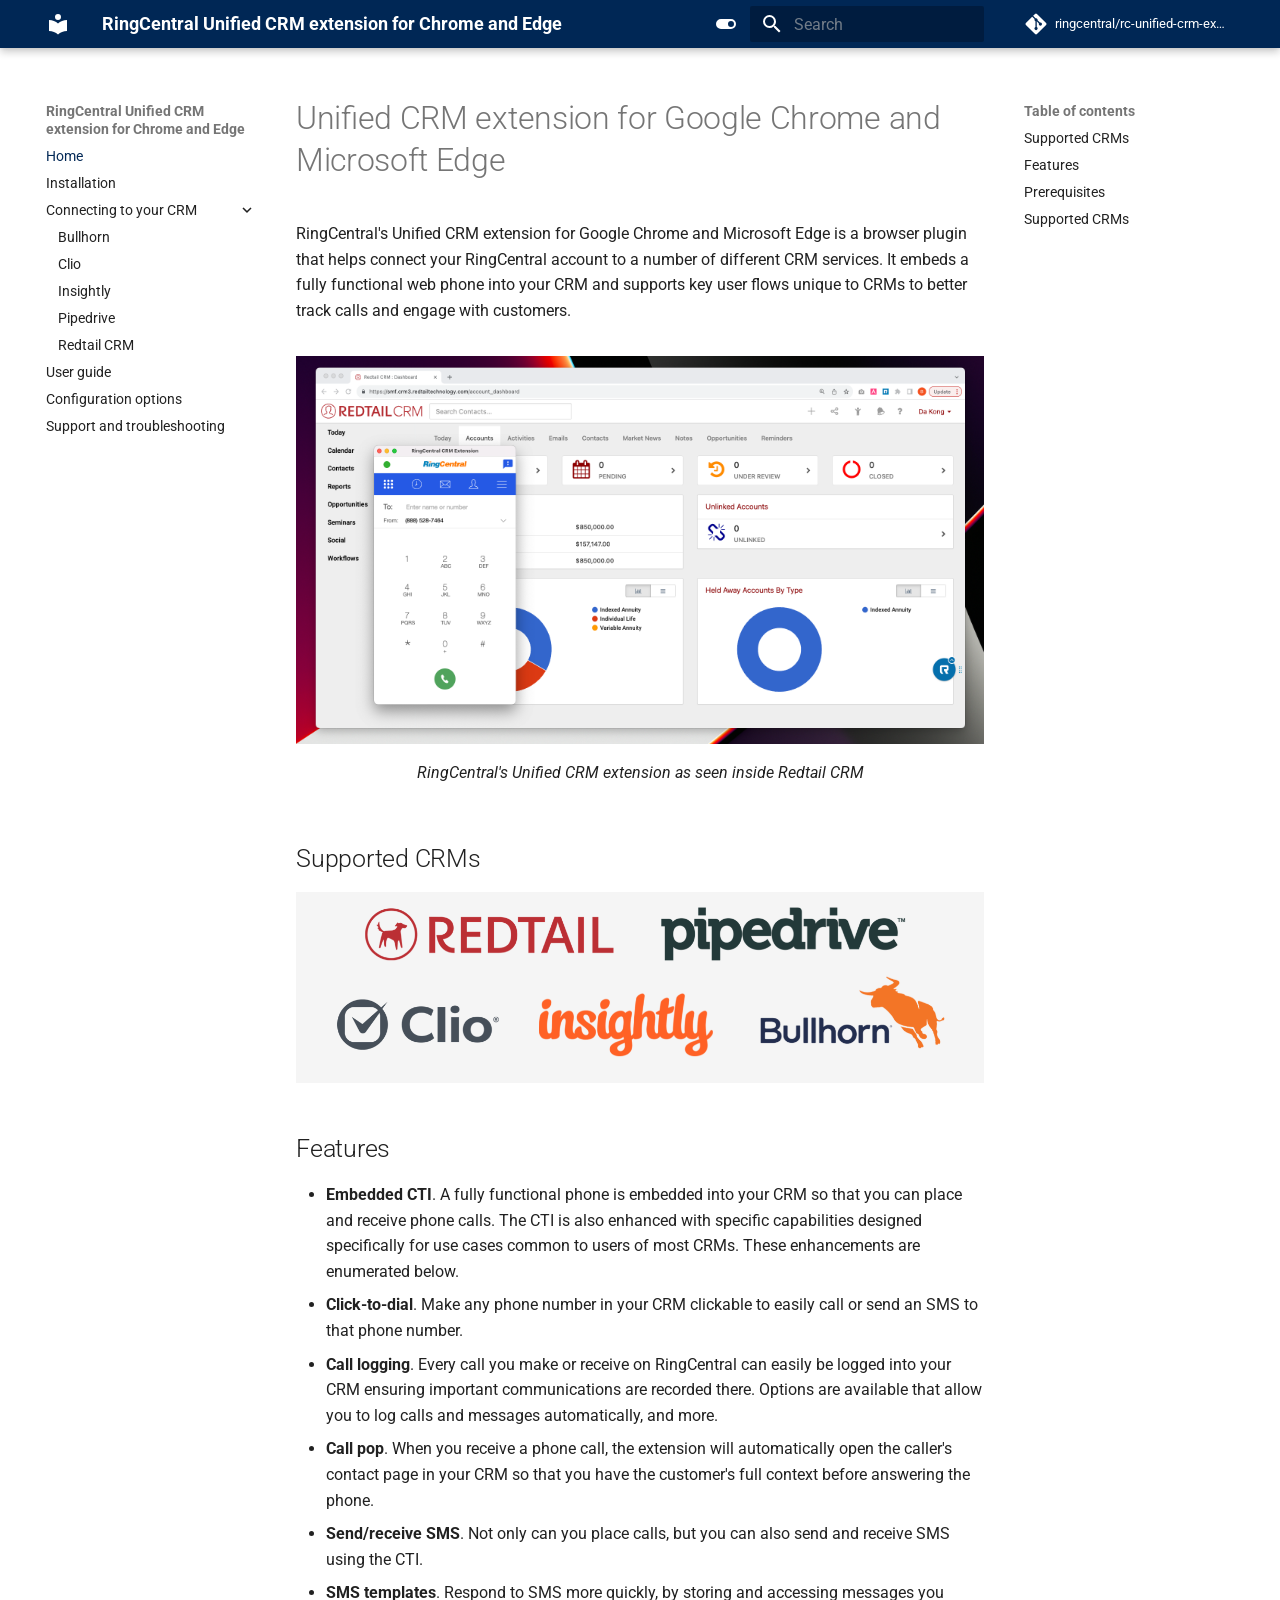
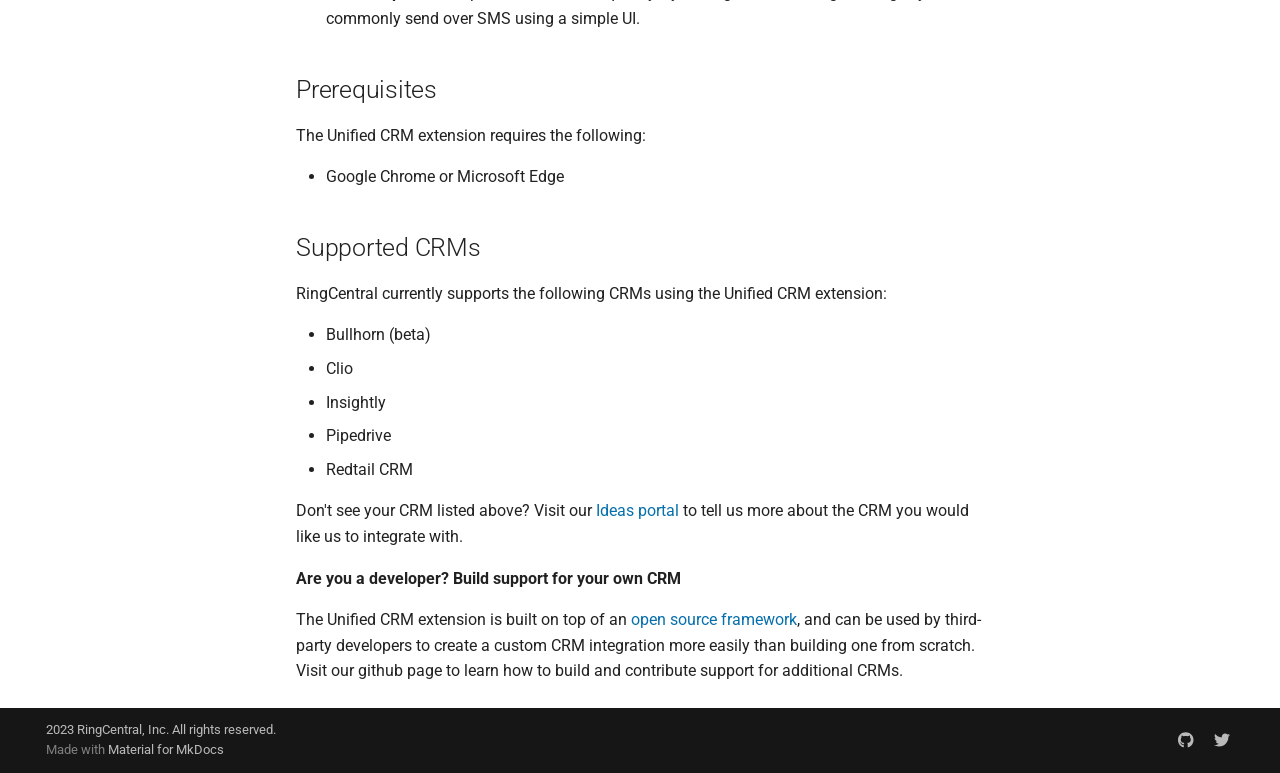
<file: index.html>
<!doctype html>
<html lang="en" class="no-js">
  <head>
    
      <meta charset="utf-8">
      <meta name="viewport" content="width=device-width,initial-scale=1">
      
      
      
        <link rel="canonical" href="https://github.com/ringcentral/rc-unified-crm-extension/">
      
      
      
        <link rel="next" href="getting-started/">
      
      
      <link rel="icon" href="assets/images/favicon.png">
      <meta name="generator" content="mkdocs-1.5.3, mkdocs-material-9.5.17">
    
    
      
        <title>RingCentral Unified CRM extension for Chrome and Edge</title>
      
    
    
      <link rel="stylesheet" href="assets/stylesheets/main.bcfcd587.min.css">
      
        
        <link rel="stylesheet" href="assets/stylesheets/palette.06af60db.min.css">
      
      


    
    
      
    
    
      
        
        
        <link rel="preconnect" href="https://fonts.gstatic.com" crossorigin>
        <link rel="stylesheet" href="https://fonts.googleapis.com/css?family=Roboto:300,300i,400,400i,700,700i%7CRoboto+Mono:400,400i,700,700i&display=fallback">
        <style>:root{--md-text-font:"Roboto";--md-code-font:"Roboto Mono"}</style>
      
    
    
      <link rel="stylesheet" href="extra.css">
    
    <script>__md_scope=new URL(".",location),__md_hash=e=>[...e].reduce((e,_)=>(e<<5)-e+_.charCodeAt(0),0),__md_get=(e,_=localStorage,t=__md_scope)=>JSON.parse(_.getItem(t.pathname+"."+e)),__md_set=(e,_,t=localStorage,a=__md_scope)=>{try{t.setItem(a.pathname+"."+e,JSON.stringify(_))}catch(e){}}</script>
    
      

    
    
    
  </head>
  
  
    
    
      
    
    
    
    
    <body dir="ltr" data-md-color-scheme="default" data-md-color-primary="custom" data-md-color-accent="indigo">
  
    
    <input class="md-toggle" data-md-toggle="drawer" type="checkbox" id="__drawer" autocomplete="off">
    <input class="md-toggle" data-md-toggle="search" type="checkbox" id="__search" autocomplete="off">
    <label class="md-overlay" for="__drawer"></label>
    <div data-md-component="skip">
      
        
        <a href="#unified-crm-extension-for-google-chrome-and-microsoft-edge" class="md-skip">
          Skip to content
        </a>
      
    </div>
    <div data-md-component="announce">
      
    </div>
    
    
      

  

<header class="md-header md-header--shadow" data-md-component="header">
  <nav class="md-header__inner md-grid" aria-label="Header">
    <a href="." title="RingCentral Unified CRM extension for Chrome and Edge" class="md-header__button md-logo" aria-label="RingCentral Unified CRM extension for Chrome and Edge" data-md-component="logo">
      
  
  <svg xmlns="http://www.w3.org/2000/svg" viewBox="0 0 24 24"><path d="M12 8a3 3 0 0 0 3-3 3 3 0 0 0-3-3 3 3 0 0 0-3 3 3 3 0 0 0 3 3m0 3.54C9.64 9.35 6.5 8 3 8v11c3.5 0 6.64 1.35 9 3.54 2.36-2.19 5.5-3.54 9-3.54V8c-3.5 0-6.64 1.35-9 3.54Z"/></svg>

    </a>
    <label class="md-header__button md-icon" for="__drawer">
      
      <svg xmlns="http://www.w3.org/2000/svg" viewBox="0 0 24 24"><path d="M3 6h18v2H3V6m0 5h18v2H3v-2m0 5h18v2H3v-2Z"/></svg>
    </label>
    <div class="md-header__title" data-md-component="header-title">
      <div class="md-header__ellipsis">
        <div class="md-header__topic">
          <span class="md-ellipsis">
            RingCentral Unified CRM extension for Chrome and Edge
          </span>
        </div>
        <div class="md-header__topic" data-md-component="header-topic">
          <span class="md-ellipsis">
            
              Home
            
          </span>
        </div>
      </div>
    </div>
    
      
        <form class="md-header__option" data-md-component="palette">
  
    
    
    
    <input class="md-option" data-md-color-media="" data-md-color-scheme="default" data-md-color-primary="custom" data-md-color-accent="indigo"  aria-label="Switch to dark mode"  type="radio" name="__palette" id="__palette_0">
    
      <label class="md-header__button md-icon" title="Switch to dark mode" for="__palette_1" hidden>
        <svg xmlns="http://www.w3.org/2000/svg" viewBox="0 0 24 24"><path d="M17 7H7a5 5 0 0 0-5 5 5 5 0 0 0 5 5h10a5 5 0 0 0 5-5 5 5 0 0 0-5-5m0 8a3 3 0 0 1-3-3 3 3 0 0 1 3-3 3 3 0 0 1 3 3 3 3 0 0 1-3 3Z"/></svg>
      </label>
    
  
    
    
    
    <input class="md-option" data-md-color-media="" data-md-color-scheme="slate" data-md-color-primary="black" data-md-color-accent="indigo"  aria-label="Switch to light mode"  type="radio" name="__palette" id="__palette_1">
    
      <label class="md-header__button md-icon" title="Switch to light mode" for="__palette_0" hidden>
        <svg xmlns="http://www.w3.org/2000/svg" viewBox="0 0 24 24"><path d="M17 6H7c-3.31 0-6 2.69-6 6s2.69 6 6 6h10c3.31 0 6-2.69 6-6s-2.69-6-6-6zm0 10H7c-2.21 0-4-1.79-4-4s1.79-4 4-4h10c2.21 0 4 1.79 4 4s-1.79 4-4 4zM7 9c-1.66 0-3 1.34-3 3s1.34 3 3 3 3-1.34 3-3-1.34-3-3-3z"/></svg>
      </label>
    
  
</form>
      
    
    
      <script>var media,input,key,value,palette=__md_get("__palette");if(palette&&palette.color){"(prefers-color-scheme)"===palette.color.media&&(media=matchMedia("(prefers-color-scheme: light)"),input=document.querySelector(media.matches?"[data-md-color-media='(prefers-color-scheme: light)']":"[data-md-color-media='(prefers-color-scheme: dark)']"),palette.color.media=input.getAttribute("data-md-color-media"),palette.color.scheme=input.getAttribute("data-md-color-scheme"),palette.color.primary=input.getAttribute("data-md-color-primary"),palette.color.accent=input.getAttribute("data-md-color-accent"));for([key,value]of Object.entries(palette.color))document.body.setAttribute("data-md-color-"+key,value)}</script>
    
    
    
      <label class="md-header__button md-icon" for="__search">
        
        <svg xmlns="http://www.w3.org/2000/svg" viewBox="0 0 24 24"><path d="M9.5 3A6.5 6.5 0 0 1 16 9.5c0 1.61-.59 3.09-1.56 4.23l.27.27h.79l5 5-1.5 1.5-5-5v-.79l-.27-.27A6.516 6.516 0 0 1 9.5 16 6.5 6.5 0 0 1 3 9.5 6.5 6.5 0 0 1 9.5 3m0 2C7 5 5 7 5 9.5S7 14 9.5 14 14 12 14 9.5 12 5 9.5 5Z"/></svg>
      </label>
      <div class="md-search" data-md-component="search" role="dialog">
  <label class="md-search__overlay" for="__search"></label>
  <div class="md-search__inner" role="search">
    <form class="md-search__form" name="search">
      <input type="text" class="md-search__input" name="query" aria-label="Search" placeholder="Search" autocapitalize="off" autocorrect="off" autocomplete="off" spellcheck="false" data-md-component="search-query" required>
      <label class="md-search__icon md-icon" for="__search">
        
        <svg xmlns="http://www.w3.org/2000/svg" viewBox="0 0 24 24"><path d="M9.5 3A6.5 6.5 0 0 1 16 9.5c0 1.61-.59 3.09-1.56 4.23l.27.27h.79l5 5-1.5 1.5-5-5v-.79l-.27-.27A6.516 6.516 0 0 1 9.5 16 6.5 6.5 0 0 1 3 9.5 6.5 6.5 0 0 1 9.5 3m0 2C7 5 5 7 5 9.5S7 14 9.5 14 14 12 14 9.5 12 5 9.5 5Z"/></svg>
        
        <svg xmlns="http://www.w3.org/2000/svg" viewBox="0 0 24 24"><path d="M20 11v2H8l5.5 5.5-1.42 1.42L4.16 12l7.92-7.92L13.5 5.5 8 11h12Z"/></svg>
      </label>
      <nav class="md-search__options" aria-label="Search">
        
        <button type="reset" class="md-search__icon md-icon" title="Clear" aria-label="Clear" tabindex="-1">
          
          <svg xmlns="http://www.w3.org/2000/svg" viewBox="0 0 24 24"><path d="M19 6.41 17.59 5 12 10.59 6.41 5 5 6.41 10.59 12 5 17.59 6.41 19 12 13.41 17.59 19 19 17.59 13.41 12 19 6.41Z"/></svg>
        </button>
      </nav>
      
    </form>
    <div class="md-search__output">
      <div class="md-search__scrollwrap" data-md-scrollfix>
        <div class="md-search-result" data-md-component="search-result">
          <div class="md-search-result__meta">
            Initializing search
          </div>
          <ol class="md-search-result__list" role="presentation"></ol>
        </div>
      </div>
    </div>
  </div>
</div>
    
    
      <div class="md-header__source">
        <a href="https://github.com/ringcentral/rc-unified-crm-extension" title="Go to repository" class="md-source" data-md-component="source">
  <div class="md-source__icon md-icon">
    
    <svg xmlns="http://www.w3.org/2000/svg" viewBox="0 0 448 512"><!--! Font Awesome Free 6.5.1 by @fontawesome - https://fontawesome.com License - https://fontawesome.com/license/free (Icons: CC BY 4.0, Fonts: SIL OFL 1.1, Code: MIT License) Copyright 2023 Fonticons, Inc.--><path d="M439.55 236.05 244 40.45a28.87 28.87 0 0 0-40.81 0l-40.66 40.63 51.52 51.52c27.06-9.14 52.68 16.77 43.39 43.68l49.66 49.66c34.23-11.8 61.18 31 35.47 56.69-26.49 26.49-70.21-2.87-56-37.34L240.22 199v121.85c25.3 12.54 22.26 41.85 9.08 55a34.34 34.34 0 0 1-48.55 0c-17.57-17.6-11.07-46.91 11.25-56v-123c-20.8-8.51-24.6-30.74-18.64-45L142.57 101 8.45 235.14a28.86 28.86 0 0 0 0 40.81l195.61 195.6a28.86 28.86 0 0 0 40.8 0l194.69-194.69a28.86 28.86 0 0 0 0-40.81z"/></svg>
  </div>
  <div class="md-source__repository">
    ringcentral/rc-unified-crm-extension
  </div>
</a>
      </div>
    
  </nav>
  
</header>
    
    <div class="md-container" data-md-component="container">
      
      
        
          
        
      
      <main class="md-main" data-md-component="main">
        <div class="md-main__inner md-grid">
          
            
              
              <div class="md-sidebar md-sidebar--primary" data-md-component="sidebar" data-md-type="navigation" >
                <div class="md-sidebar__scrollwrap">
                  <div class="md-sidebar__inner">
                    



<nav class="md-nav md-nav--primary" aria-label="Navigation" data-md-level="0">
  <label class="md-nav__title" for="__drawer">
    <a href="." title="RingCentral Unified CRM extension for Chrome and Edge" class="md-nav__button md-logo" aria-label="RingCentral Unified CRM extension for Chrome and Edge" data-md-component="logo">
      
  
  <svg xmlns="http://www.w3.org/2000/svg" viewBox="0 0 24 24"><path d="M12 8a3 3 0 0 0 3-3 3 3 0 0 0-3-3 3 3 0 0 0-3 3 3 3 0 0 0 3 3m0 3.54C9.64 9.35 6.5 8 3 8v11c3.5 0 6.64 1.35 9 3.54 2.36-2.19 5.5-3.54 9-3.54V8c-3.5 0-6.64 1.35-9 3.54Z"/></svg>

    </a>
    RingCentral Unified CRM extension for Chrome and Edge
  </label>
  
    <div class="md-nav__source">
      <a href="https://github.com/ringcentral/rc-unified-crm-extension" title="Go to repository" class="md-source" data-md-component="source">
  <div class="md-source__icon md-icon">
    
    <svg xmlns="http://www.w3.org/2000/svg" viewBox="0 0 448 512"><!--! Font Awesome Free 6.5.1 by @fontawesome - https://fontawesome.com License - https://fontawesome.com/license/free (Icons: CC BY 4.0, Fonts: SIL OFL 1.1, Code: MIT License) Copyright 2023 Fonticons, Inc.--><path d="M439.55 236.05 244 40.45a28.87 28.87 0 0 0-40.81 0l-40.66 40.63 51.52 51.52c27.06-9.14 52.68 16.77 43.39 43.68l49.66 49.66c34.23-11.8 61.18 31 35.47 56.69-26.49 26.49-70.21-2.87-56-37.34L240.22 199v121.85c25.3 12.54 22.26 41.85 9.08 55a34.34 34.34 0 0 1-48.55 0c-17.57-17.6-11.07-46.91 11.25-56v-123c-20.8-8.51-24.6-30.74-18.64-45L142.57 101 8.45 235.14a28.86 28.86 0 0 0 0 40.81l195.61 195.6a28.86 28.86 0 0 0 40.8 0l194.69-194.69a28.86 28.86 0 0 0 0-40.81z"/></svg>
  </div>
  <div class="md-source__repository">
    ringcentral/rc-unified-crm-extension
  </div>
</a>
    </div>
  
  <ul class="md-nav__list" data-md-scrollfix>
    
      
      
  
  
    
  
  
  
    <li class="md-nav__item md-nav__item--active">
      
      <input class="md-nav__toggle md-toggle" type="checkbox" id="__toc">
      
      
        
      
      
        <label class="md-nav__link md-nav__link--active" for="__toc">
          
  
  <span class="md-ellipsis">
    Home
  </span>
  

          <span class="md-nav__icon md-icon"></span>
        </label>
      
      <a href="." class="md-nav__link md-nav__link--active">
        
  
  <span class="md-ellipsis">
    Home
  </span>
  

      </a>
      
        

<nav class="md-nav md-nav--secondary" aria-label="Table of contents">
  
  
  
    
  
  
    <label class="md-nav__title" for="__toc">
      <span class="md-nav__icon md-icon"></span>
      Table of contents
    </label>
    <ul class="md-nav__list" data-md-component="toc" data-md-scrollfix>
      
        <li class="md-nav__item">
  <a href="#supported-crms" class="md-nav__link">
    <span class="md-ellipsis">
      Supported CRMs
    </span>
  </a>
  
</li>
      
        <li class="md-nav__item">
  <a href="#features" class="md-nav__link">
    <span class="md-ellipsis">
      Features
    </span>
  </a>
  
</li>
      
        <li class="md-nav__item">
  <a href="#prerequisites" class="md-nav__link">
    <span class="md-ellipsis">
      Prerequisites
    </span>
  </a>
  
</li>
      
        <li class="md-nav__item">
  <a href="#supported-crms_1" class="md-nav__link">
    <span class="md-ellipsis">
      Supported CRMs
    </span>
  </a>
  
</li>
      
    </ul>
  
</nav>
      
    </li>
  

    
      
      
  
  
  
  
    <li class="md-nav__item">
      <a href="getting-started/" class="md-nav__link">
        
  
  <span class="md-ellipsis">
    Installation
  </span>
  

      </a>
    </li>
  

    
      
      
  
  
  
  
    
    
    
    
    <li class="md-nav__item md-nav__item--nested">
      
        
        
          
        
        <input class="md-nav__toggle md-toggle md-toggle--indeterminate" type="checkbox" id="__nav_3" >
        
          
          <label class="md-nav__link" for="__nav_3" id="__nav_3_label" tabindex="0">
            
  
  <span class="md-ellipsis">
    Connecting to your CRM
  </span>
  

            <span class="md-nav__icon md-icon"></span>
          </label>
        
        <nav class="md-nav" data-md-level="1" aria-labelledby="__nav_3_label" aria-expanded="false">
          <label class="md-nav__title" for="__nav_3">
            <span class="md-nav__icon md-icon"></span>
            Connecting to your CRM
          </label>
          <ul class="md-nav__list" data-md-scrollfix>
            
              
                
  
  
  
  
    <li class="md-nav__item">
      <a href="bullhorn/" class="md-nav__link">
        
  
  <span class="md-ellipsis">
    Bullhorn
  </span>
  

      </a>
    </li>
  

              
            
              
                
  
  
  
  
    <li class="md-nav__item">
      <a href="clio/" class="md-nav__link">
        
  
  <span class="md-ellipsis">
    Clio
  </span>
  

      </a>
    </li>
  

              
            
              
                
  
  
  
  
    <li class="md-nav__item">
      <a href="insightly/" class="md-nav__link">
        
  
  <span class="md-ellipsis">
    Insightly
  </span>
  

      </a>
    </li>
  

              
            
              
                
  
  
  
  
    <li class="md-nav__item">
      <a href="pipedrive/" class="md-nav__link">
        
  
  <span class="md-ellipsis">
    Pipedrive
  </span>
  

      </a>
    </li>
  

              
            
              
                
  
  
  
  
    <li class="md-nav__item">
      <a href="redtail/" class="md-nav__link">
        
  
  <span class="md-ellipsis">
    Redtail CRM
  </span>
  

      </a>
    </li>
  

              
            
          </ul>
        </nav>
      
    </li>
  

    
      
      
  
  
  
  
    <li class="md-nav__item">
      <a href="user-guide/" class="md-nav__link">
        
  
  <span class="md-ellipsis">
    User guide
  </span>
  

      </a>
    </li>
  

    
      
      
  
  
  
  
    <li class="md-nav__item">
      <a href="configuration/" class="md-nav__link">
        
  
  <span class="md-ellipsis">
    Configuration options
  </span>
  

      </a>
    </li>
  

    
      
      
  
  
  
  
    <li class="md-nav__item">
      <a href="support/" class="md-nav__link">
        
  
  <span class="md-ellipsis">
    Support and troubleshooting
  </span>
  

      </a>
    </li>
  

    
  </ul>
</nav>
                  </div>
                </div>
              </div>
            
            
              
              <div class="md-sidebar md-sidebar--secondary" data-md-component="sidebar" data-md-type="toc" >
                <div class="md-sidebar__scrollwrap">
                  <div class="md-sidebar__inner">
                    

<nav class="md-nav md-nav--secondary" aria-label="Table of contents">
  
  
  
    
  
  
    <label class="md-nav__title" for="__toc">
      <span class="md-nav__icon md-icon"></span>
      Table of contents
    </label>
    <ul class="md-nav__list" data-md-component="toc" data-md-scrollfix>
      
        <li class="md-nav__item">
  <a href="#supported-crms" class="md-nav__link">
    <span class="md-ellipsis">
      Supported CRMs
    </span>
  </a>
  
</li>
      
        <li class="md-nav__item">
  <a href="#features" class="md-nav__link">
    <span class="md-ellipsis">
      Features
    </span>
  </a>
  
</li>
      
        <li class="md-nav__item">
  <a href="#prerequisites" class="md-nav__link">
    <span class="md-ellipsis">
      Prerequisites
    </span>
  </a>
  
</li>
      
        <li class="md-nav__item">
  <a href="#supported-crms_1" class="md-nav__link">
    <span class="md-ellipsis">
      Supported CRMs
    </span>
  </a>
  
</li>
      
    </ul>
  
</nav>
                  </div>
                </div>
              </div>
            
          
          
            <div class="md-content" data-md-component="content">
              <article class="md-content__inner md-typeset">
                
                  

  
  


<h1 id="unified-crm-extension-for-google-chrome-and-microsoft-edge">Unified CRM extension for Google Chrome and Microsoft Edge</h1>
<p>RingCentral's Unified CRM extension for Google Chrome and Microsoft Edge is a browser plugin that helps connect your RingCentral account to a number of different CRM services. It embeds a fully functional web phone into your CRM and supports key user flows unique to CRMs to better track calls and engage with customers.</p>
<figure>
<p><img alt="Unified CRM extension" src="img/intro.png" />
  </p>
<figcaption>RingCentral's Unified CRM extension as seen inside Redtail CRM</figcaption>
</figure>
<h2 id="supported-crms">Supported CRMs</h2>
<p><img alt="Unified CRM extension" src="img/supported-crms.png" /></p>
<h2 id="features">Features</h2>
<ul>
<li><strong>Embedded CTI</strong>. A fully functional phone is embedded into your CRM so that you can place and receive phone calls. The CTI is also enhanced with specific capabilities designed specifically for use cases common to users of most CRMs. These enhancements are enumerated below. </li>
<li><strong>Click-to-dial</strong>. Make any phone number in your CRM clickable to easily call or send an SMS to that phone number. </li>
<li><strong>Call logging</strong>. Every call you make or receive on RingCentral can easily be logged into your CRM ensuring important communications are recorded there. Options are available that allow you to log calls and messages automatically, and more. </li>
<li><strong>Call pop</strong>. When you receive a phone call, the extension will automatically open the caller's contact page in your CRM so that you have the customer's full context before answering the phone.</li>
<li><strong>Send/receive SMS</strong>. Not only can you place calls, but you can also send and receive SMS using the CTI. </li>
<li><strong>SMS templates</strong>. Respond to SMS more quickly, by storing and accessing messages you commonly send over SMS using a simple UI. </li>
</ul>
<h2 id="prerequisites">Prerequisites</h2>
<p>The Unified CRM extension requires the following:</p>
<ul>
<li>Google Chrome or Microsoft Edge</li>
</ul>
<h2 id="supported-crms_1">Supported CRMs</h2>
<p>RingCentral currently supports the following CRMs using the Unified CRM extension:</p>
<ul>
<li>Bullhorn (beta)</li>
<li>Clio</li>
<li>Insightly</li>
<li>Pipedrive</li>
<li>Redtail CRM</li>
</ul>
<p>Don't see your CRM listed above? Visit our <a href="https://ideas.ringcetral.com/">Ideas portal</a> to tell us more about the CRM you would like us to integrate with. </p>
<p><strong>Are you a developer? Build support for your own CRM</strong></p>
<p>The Unified CRM extension is built on top of an <a href="https://github.com/ringcentral/rc-unified-crm-extension">open source framework</a>, and can be used by third-party developers to create a custom CRM integration more easily than building one from scratch. Visit our github page to learn how to build and contribute support for additional CRMs. </p>












                
              </article>
            </div>
          
          
<script>var target=document.getElementById(location.hash.slice(1));target&&target.name&&(target.checked=target.name.startsWith("__tabbed_"))</script>
        </div>
        
      </main>
      
        <footer class="md-footer">
  
  <div class="md-footer-meta md-typeset">
    <div class="md-footer-meta__inner md-grid">
      <div class="md-copyright">
  
    <div class="md-copyright__highlight">
      2023 RingCentral, Inc. All rights reserved.
    </div>
  
  
    Made with
    <a href="https://squidfunk.github.io/mkdocs-material/" target="_blank" rel="noopener">
      Material for MkDocs
    </a>
  
</div>
      
        <div class="md-social">
  
    
    
    
    
      
      
    
    <a href="https://github.com/ringcentral" target="_blank" rel="noopener" title="github.com" class="md-social__link">
      <svg xmlns="http://www.w3.org/2000/svg" viewBox="0 0 496 512"><!--! Font Awesome Free 6.5.1 by @fontawesome - https://fontawesome.com License - https://fontawesome.com/license/free (Icons: CC BY 4.0, Fonts: SIL OFL 1.1, Code: MIT License) Copyright 2023 Fonticons, Inc.--><path d="M165.9 397.4c0 2-2.3 3.6-5.2 3.6-3.3.3-5.6-1.3-5.6-3.6 0-2 2.3-3.6 5.2-3.6 3-.3 5.6 1.3 5.6 3.6zm-31.1-4.5c-.7 2 1.3 4.3 4.3 4.9 2.6 1 5.6 0 6.2-2s-1.3-4.3-4.3-5.2c-2.6-.7-5.5.3-6.2 2.3zm44.2-1.7c-2.9.7-4.9 2.6-4.6 4.9.3 2 2.9 3.3 5.9 2.6 2.9-.7 4.9-2.6 4.6-4.6-.3-1.9-3-3.2-5.9-2.9zM244.8 8C106.1 8 0 113.3 0 252c0 110.9 69.8 205.8 169.5 239.2 12.8 2.3 17.3-5.6 17.3-12.1 0-6.2-.3-40.4-.3-61.4 0 0-70 15-84.7-29.8 0 0-11.4-29.1-27.8-36.6 0 0-22.9-15.7 1.6-15.4 0 0 24.9 2 38.6 25.8 21.9 38.6 58.6 27.5 72.9 20.9 2.3-16 8.8-27.1 16-33.7-55.9-6.2-112.3-14.3-112.3-110.5 0-27.5 7.6-41.3 23.6-58.9-2.6-6.5-11.1-33.3 2.6-67.9 20.9-6.5 69 27 69 27 20-5.6 41.5-8.5 62.8-8.5s42.8 2.9 62.8 8.5c0 0 48.1-33.6 69-27 13.7 34.7 5.2 61.4 2.6 67.9 16 17.7 25.8 31.5 25.8 58.9 0 96.5-58.9 104.2-114.8 110.5 9.2 7.9 17 22.9 17 46.4 0 33.7-.3 75.4-.3 83.6 0 6.5 4.6 14.4 17.3 12.1C428.2 457.8 496 362.9 496 252 496 113.3 383.5 8 244.8 8zM97.2 352.9c-1.3 1-1 3.3.7 5.2 1.6 1.6 3.9 2.3 5.2 1 1.3-1 1-3.3-.7-5.2-1.6-1.6-3.9-2.3-5.2-1zm-10.8-8.1c-.7 1.3.3 2.9 2.3 3.9 1.6 1 3.6.7 4.3-.7.7-1.3-.3-2.9-2.3-3.9-2-.6-3.6-.3-4.3.7zm32.4 35.6c-1.6 1.3-1 4.3 1.3 6.2 2.3 2.3 5.2 2.6 6.5 1 1.3-1.3.7-4.3-1.3-6.2-2.2-2.3-5.2-2.6-6.5-1zm-11.4-14.7c-1.6 1-1.6 3.6 0 5.9 1.6 2.3 4.3 3.3 5.6 2.3 1.6-1.3 1.6-3.9 0-6.2-1.4-2.3-4-3.3-5.6-2z"/></svg>
    </a>
  
    
    
    
    
      
      
    
    <a href="https://twitter.com/ringcentraldevs" target="_blank" rel="noopener" title="twitter.com" class="md-social__link">
      <svg xmlns="http://www.w3.org/2000/svg" viewBox="0 0 512 512"><!--! Font Awesome Free 6.5.1 by @fontawesome - https://fontawesome.com License - https://fontawesome.com/license/free (Icons: CC BY 4.0, Fonts: SIL OFL 1.1, Code: MIT License) Copyright 2023 Fonticons, Inc.--><path d="M459.37 151.716c.325 4.548.325 9.097.325 13.645 0 138.72-105.583 298.558-298.558 298.558-59.452 0-114.68-17.219-161.137-47.106 8.447.974 16.568 1.299 25.34 1.299 49.055 0 94.213-16.568 130.274-44.832-46.132-.975-84.792-31.188-98.112-72.772 6.498.974 12.995 1.624 19.818 1.624 9.421 0 18.843-1.3 27.614-3.573-48.081-9.747-84.143-51.98-84.143-102.985v-1.299c13.969 7.797 30.214 12.67 47.431 13.319-28.264-18.843-46.781-51.005-46.781-87.391 0-19.492 5.197-37.36 14.294-52.954 51.655 63.675 129.3 105.258 216.365 109.807-1.624-7.797-2.599-15.918-2.599-24.04 0-57.828 46.782-104.934 104.934-104.934 30.213 0 57.502 12.67 76.67 33.137 23.715-4.548 46.456-13.32 66.599-25.34-7.798 24.366-24.366 44.833-46.132 57.827 21.117-2.273 41.584-8.122 60.426-16.243-14.292 20.791-32.161 39.308-52.628 54.253z"/></svg>
    </a>
  
</div>
      
    </div>
  </div>
</footer>
      
    </div>
    <div class="md-dialog" data-md-component="dialog">
      <div class="md-dialog__inner md-typeset"></div>
    </div>
    
    
    <script id="__config" type="application/json">{"base": ".", "features": ["navigation.path", "navigation.expand", "search.sharing", "search.highlight"], "search": "assets/javascripts/workers/search.b8dbb3d2.min.js", "translations": {"clipboard.copied": "Copied to clipboard", "clipboard.copy": "Copy to clipboard", "search.result.more.one": "1 more on this page", "search.result.more.other": "# more on this page", "search.result.none": "No matching documents", "search.result.one": "1 matching document", "search.result.other": "# matching documents", "search.result.placeholder": "Type to start searching", "search.result.term.missing": "Missing", "select.version": "Select version"}}</script>
    
    
      <script src="assets/javascripts/bundle.1e8ae164.min.js"></script>
      
    
  </body>
</html>
</file>
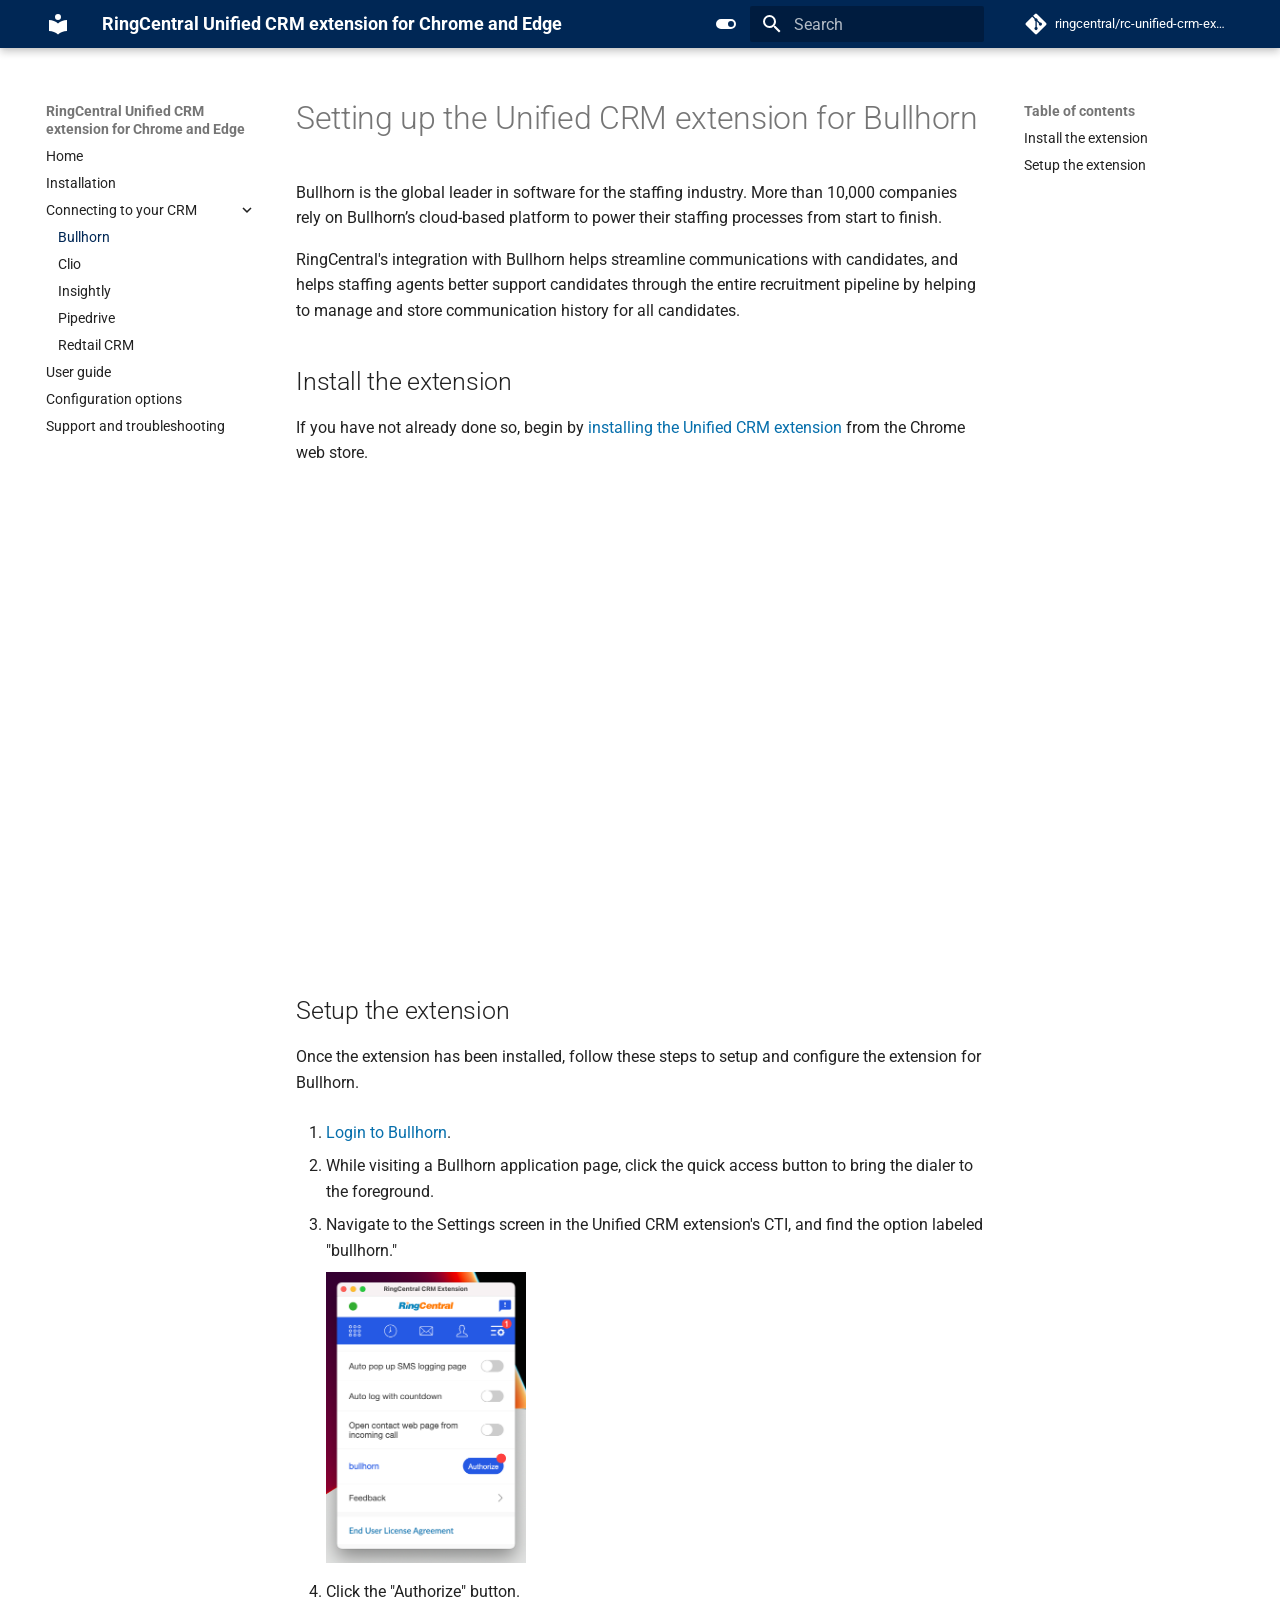
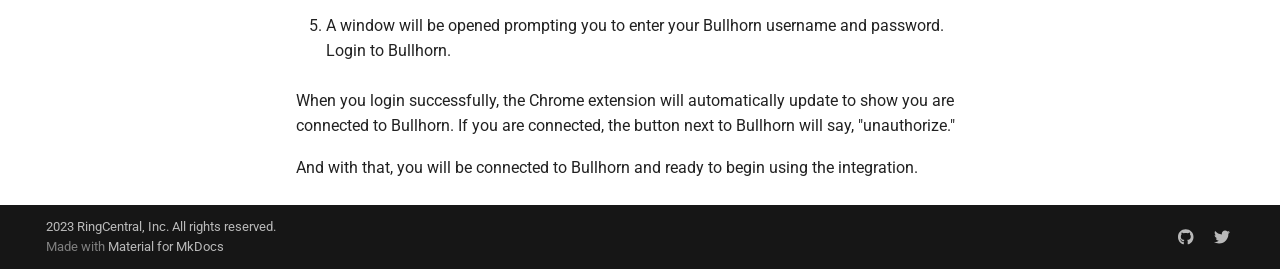
<file: bullhorn/index.html>
<!doctype html>
<html lang="en" class="no-js">
  <head>
    
      <meta charset="utf-8">
      <meta name="viewport" content="width=device-width,initial-scale=1">
      
      
      
        <link rel="canonical" href="https://github.com/ringcentral/rc-unified-crm-extension/bullhorn/">
      
      
        <link rel="prev" href="../getting-started/">
      
      
        <link rel="next" href="../clio/">
      
      
      <link rel="icon" href="../assets/images/favicon.png">
      <meta name="generator" content="mkdocs-1.5.3, mkdocs-material-9.5.17">
    
    
      
        <title>Bullhorn - RingCentral Unified CRM extension for Chrome and Edge</title>
      
    
    
      <link rel="stylesheet" href="../assets/stylesheets/main.bcfcd587.min.css">
      
        
        <link rel="stylesheet" href="../assets/stylesheets/palette.06af60db.min.css">
      
      


    
    
      
    
    
      
        
        
        <link rel="preconnect" href="https://fonts.gstatic.com" crossorigin>
        <link rel="stylesheet" href="https://fonts.googleapis.com/css?family=Roboto:300,300i,400,400i,700,700i%7CRoboto+Mono:400,400i,700,700i&display=fallback">
        <style>:root{--md-text-font:"Roboto";--md-code-font:"Roboto Mono"}</style>
      
    
    
      <link rel="stylesheet" href="../extra.css">
    
    <script>__md_scope=new URL("..",location),__md_hash=e=>[...e].reduce((e,_)=>(e<<5)-e+_.charCodeAt(0),0),__md_get=(e,_=localStorage,t=__md_scope)=>JSON.parse(_.getItem(t.pathname+"."+e)),__md_set=(e,_,t=localStorage,a=__md_scope)=>{try{t.setItem(a.pathname+"."+e,JSON.stringify(_))}catch(e){}}</script>
    
      

    
    
    
  </head>
  
  
    
    
      
    
    
    
    
    <body dir="ltr" data-md-color-scheme="default" data-md-color-primary="custom" data-md-color-accent="indigo">
  
    
    <input class="md-toggle" data-md-toggle="drawer" type="checkbox" id="__drawer" autocomplete="off">
    <input class="md-toggle" data-md-toggle="search" type="checkbox" id="__search" autocomplete="off">
    <label class="md-overlay" for="__drawer"></label>
    <div data-md-component="skip">
      
        
        <a href="#setting-up-the-unified-crm-extension-for-bullhorn" class="md-skip">
          Skip to content
        </a>
      
    </div>
    <div data-md-component="announce">
      
    </div>
    
    
      

  

<header class="md-header md-header--shadow" data-md-component="header">
  <nav class="md-header__inner md-grid" aria-label="Header">
    <a href=".." title="RingCentral Unified CRM extension for Chrome and Edge" class="md-header__button md-logo" aria-label="RingCentral Unified CRM extension for Chrome and Edge" data-md-component="logo">
      
  
  <svg xmlns="http://www.w3.org/2000/svg" viewBox="0 0 24 24"><path d="M12 8a3 3 0 0 0 3-3 3 3 0 0 0-3-3 3 3 0 0 0-3 3 3 3 0 0 0 3 3m0 3.54C9.64 9.35 6.5 8 3 8v11c3.5 0 6.64 1.35 9 3.54 2.36-2.19 5.5-3.54 9-3.54V8c-3.5 0-6.64 1.35-9 3.54Z"/></svg>

    </a>
    <label class="md-header__button md-icon" for="__drawer">
      
      <svg xmlns="http://www.w3.org/2000/svg" viewBox="0 0 24 24"><path d="M3 6h18v2H3V6m0 5h18v2H3v-2m0 5h18v2H3v-2Z"/></svg>
    </label>
    <div class="md-header__title" data-md-component="header-title">
      <div class="md-header__ellipsis">
        <div class="md-header__topic">
          <span class="md-ellipsis">
            RingCentral Unified CRM extension for Chrome and Edge
          </span>
        </div>
        <div class="md-header__topic" data-md-component="header-topic">
          <span class="md-ellipsis">
            
              Bullhorn
            
          </span>
        </div>
      </div>
    </div>
    
      
        <form class="md-header__option" data-md-component="palette">
  
    
    
    
    <input class="md-option" data-md-color-media="" data-md-color-scheme="default" data-md-color-primary="custom" data-md-color-accent="indigo"  aria-label="Switch to dark mode"  type="radio" name="__palette" id="__palette_0">
    
      <label class="md-header__button md-icon" title="Switch to dark mode" for="__palette_1" hidden>
        <svg xmlns="http://www.w3.org/2000/svg" viewBox="0 0 24 24"><path d="M17 7H7a5 5 0 0 0-5 5 5 5 0 0 0 5 5h10a5 5 0 0 0 5-5 5 5 0 0 0-5-5m0 8a3 3 0 0 1-3-3 3 3 0 0 1 3-3 3 3 0 0 1 3 3 3 3 0 0 1-3 3Z"/></svg>
      </label>
    
  
    
    
    
    <input class="md-option" data-md-color-media="" data-md-color-scheme="slate" data-md-color-primary="black" data-md-color-accent="indigo"  aria-label="Switch to light mode"  type="radio" name="__palette" id="__palette_1">
    
      <label class="md-header__button md-icon" title="Switch to light mode" for="__palette_0" hidden>
        <svg xmlns="http://www.w3.org/2000/svg" viewBox="0 0 24 24"><path d="M17 6H7c-3.31 0-6 2.69-6 6s2.69 6 6 6h10c3.31 0 6-2.69 6-6s-2.69-6-6-6zm0 10H7c-2.21 0-4-1.79-4-4s1.79-4 4-4h10c2.21 0 4 1.79 4 4s-1.79 4-4 4zM7 9c-1.66 0-3 1.34-3 3s1.34 3 3 3 3-1.34 3-3-1.34-3-3-3z"/></svg>
      </label>
    
  
</form>
      
    
    
      <script>var media,input,key,value,palette=__md_get("__palette");if(palette&&palette.color){"(prefers-color-scheme)"===palette.color.media&&(media=matchMedia("(prefers-color-scheme: light)"),input=document.querySelector(media.matches?"[data-md-color-media='(prefers-color-scheme: light)']":"[data-md-color-media='(prefers-color-scheme: dark)']"),palette.color.media=input.getAttribute("data-md-color-media"),palette.color.scheme=input.getAttribute("data-md-color-scheme"),palette.color.primary=input.getAttribute("data-md-color-primary"),palette.color.accent=input.getAttribute("data-md-color-accent"));for([key,value]of Object.entries(palette.color))document.body.setAttribute("data-md-color-"+key,value)}</script>
    
    
    
      <label class="md-header__button md-icon" for="__search">
        
        <svg xmlns="http://www.w3.org/2000/svg" viewBox="0 0 24 24"><path d="M9.5 3A6.5 6.5 0 0 1 16 9.5c0 1.61-.59 3.09-1.56 4.23l.27.27h.79l5 5-1.5 1.5-5-5v-.79l-.27-.27A6.516 6.516 0 0 1 9.5 16 6.5 6.5 0 0 1 3 9.5 6.5 6.5 0 0 1 9.5 3m0 2C7 5 5 7 5 9.5S7 14 9.5 14 14 12 14 9.5 12 5 9.5 5Z"/></svg>
      </label>
      <div class="md-search" data-md-component="search" role="dialog">
  <label class="md-search__overlay" for="__search"></label>
  <div class="md-search__inner" role="search">
    <form class="md-search__form" name="search">
      <input type="text" class="md-search__input" name="query" aria-label="Search" placeholder="Search" autocapitalize="off" autocorrect="off" autocomplete="off" spellcheck="false" data-md-component="search-query" required>
      <label class="md-search__icon md-icon" for="__search">
        
        <svg xmlns="http://www.w3.org/2000/svg" viewBox="0 0 24 24"><path d="M9.5 3A6.5 6.5 0 0 1 16 9.5c0 1.61-.59 3.09-1.56 4.23l.27.27h.79l5 5-1.5 1.5-5-5v-.79l-.27-.27A6.516 6.516 0 0 1 9.5 16 6.5 6.5 0 0 1 3 9.5 6.5 6.5 0 0 1 9.5 3m0 2C7 5 5 7 5 9.5S7 14 9.5 14 14 12 14 9.5 12 5 9.5 5Z"/></svg>
        
        <svg xmlns="http://www.w3.org/2000/svg" viewBox="0 0 24 24"><path d="M20 11v2H8l5.5 5.5-1.42 1.42L4.16 12l7.92-7.92L13.5 5.5 8 11h12Z"/></svg>
      </label>
      <nav class="md-search__options" aria-label="Search">
        
        <button type="reset" class="md-search__icon md-icon" title="Clear" aria-label="Clear" tabindex="-1">
          
          <svg xmlns="http://www.w3.org/2000/svg" viewBox="0 0 24 24"><path d="M19 6.41 17.59 5 12 10.59 6.41 5 5 6.41 10.59 12 5 17.59 6.41 19 12 13.41 17.59 19 19 17.59 13.41 12 19 6.41Z"/></svg>
        </button>
      </nav>
      
    </form>
    <div class="md-search__output">
      <div class="md-search__scrollwrap" data-md-scrollfix>
        <div class="md-search-result" data-md-component="search-result">
          <div class="md-search-result__meta">
            Initializing search
          </div>
          <ol class="md-search-result__list" role="presentation"></ol>
        </div>
      </div>
    </div>
  </div>
</div>
    
    
      <div class="md-header__source">
        <a href="https://github.com/ringcentral/rc-unified-crm-extension" title="Go to repository" class="md-source" data-md-component="source">
  <div class="md-source__icon md-icon">
    
    <svg xmlns="http://www.w3.org/2000/svg" viewBox="0 0 448 512"><!--! Font Awesome Free 6.5.1 by @fontawesome - https://fontawesome.com License - https://fontawesome.com/license/free (Icons: CC BY 4.0, Fonts: SIL OFL 1.1, Code: MIT License) Copyright 2023 Fonticons, Inc.--><path d="M439.55 236.05 244 40.45a28.87 28.87 0 0 0-40.81 0l-40.66 40.63 51.52 51.52c27.06-9.14 52.68 16.77 43.39 43.68l49.66 49.66c34.23-11.8 61.18 31 35.47 56.69-26.49 26.49-70.21-2.87-56-37.34L240.22 199v121.85c25.3 12.54 22.26 41.85 9.08 55a34.34 34.34 0 0 1-48.55 0c-17.57-17.6-11.07-46.91 11.25-56v-123c-20.8-8.51-24.6-30.74-18.64-45L142.57 101 8.45 235.14a28.86 28.86 0 0 0 0 40.81l195.61 195.6a28.86 28.86 0 0 0 40.8 0l194.69-194.69a28.86 28.86 0 0 0 0-40.81z"/></svg>
  </div>
  <div class="md-source__repository">
    ringcentral/rc-unified-crm-extension
  </div>
</a>
      </div>
    
  </nav>
  
</header>
    
    <div class="md-container" data-md-component="container">
      
      
        
          
        
      
      <main class="md-main" data-md-component="main">
        <div class="md-main__inner md-grid">
          
            
              
              <div class="md-sidebar md-sidebar--primary" data-md-component="sidebar" data-md-type="navigation" >
                <div class="md-sidebar__scrollwrap">
                  <div class="md-sidebar__inner">
                    



<nav class="md-nav md-nav--primary" aria-label="Navigation" data-md-level="0">
  <label class="md-nav__title" for="__drawer">
    <a href=".." title="RingCentral Unified CRM extension for Chrome and Edge" class="md-nav__button md-logo" aria-label="RingCentral Unified CRM extension for Chrome and Edge" data-md-component="logo">
      
  
  <svg xmlns="http://www.w3.org/2000/svg" viewBox="0 0 24 24"><path d="M12 8a3 3 0 0 0 3-3 3 3 0 0 0-3-3 3 3 0 0 0-3 3 3 3 0 0 0 3 3m0 3.54C9.64 9.35 6.5 8 3 8v11c3.5 0 6.64 1.35 9 3.54 2.36-2.19 5.5-3.54 9-3.54V8c-3.5 0-6.64 1.35-9 3.54Z"/></svg>

    </a>
    RingCentral Unified CRM extension for Chrome and Edge
  </label>
  
    <div class="md-nav__source">
      <a href="https://github.com/ringcentral/rc-unified-crm-extension" title="Go to repository" class="md-source" data-md-component="source">
  <div class="md-source__icon md-icon">
    
    <svg xmlns="http://www.w3.org/2000/svg" viewBox="0 0 448 512"><!--! Font Awesome Free 6.5.1 by @fontawesome - https://fontawesome.com License - https://fontawesome.com/license/free (Icons: CC BY 4.0, Fonts: SIL OFL 1.1, Code: MIT License) Copyright 2023 Fonticons, Inc.--><path d="M439.55 236.05 244 40.45a28.87 28.87 0 0 0-40.81 0l-40.66 40.63 51.52 51.52c27.06-9.14 52.68 16.77 43.39 43.68l49.66 49.66c34.23-11.8 61.18 31 35.47 56.69-26.49 26.49-70.21-2.87-56-37.34L240.22 199v121.85c25.3 12.54 22.26 41.85 9.08 55a34.34 34.34 0 0 1-48.55 0c-17.57-17.6-11.07-46.91 11.25-56v-123c-20.8-8.51-24.6-30.74-18.64-45L142.57 101 8.45 235.14a28.86 28.86 0 0 0 0 40.81l195.61 195.6a28.86 28.86 0 0 0 40.8 0l194.69-194.69a28.86 28.86 0 0 0 0-40.81z"/></svg>
  </div>
  <div class="md-source__repository">
    ringcentral/rc-unified-crm-extension
  </div>
</a>
    </div>
  
  <ul class="md-nav__list" data-md-scrollfix>
    
      
      
  
  
  
  
    <li class="md-nav__item">
      <a href=".." class="md-nav__link">
        
  
  <span class="md-ellipsis">
    Home
  </span>
  

      </a>
    </li>
  

    
      
      
  
  
  
  
    <li class="md-nav__item">
      <a href="../getting-started/" class="md-nav__link">
        
  
  <span class="md-ellipsis">
    Installation
  </span>
  

      </a>
    </li>
  

    
      
      
  
  
    
  
  
  
    
    
    
    
    <li class="md-nav__item md-nav__item--active md-nav__item--nested">
      
        
        
        <input class="md-nav__toggle md-toggle " type="checkbox" id="__nav_3" checked>
        
          
          <label class="md-nav__link" for="__nav_3" id="__nav_3_label" tabindex="0">
            
  
  <span class="md-ellipsis">
    Connecting to your CRM
  </span>
  

            <span class="md-nav__icon md-icon"></span>
          </label>
        
        <nav class="md-nav" data-md-level="1" aria-labelledby="__nav_3_label" aria-expanded="true">
          <label class="md-nav__title" for="__nav_3">
            <span class="md-nav__icon md-icon"></span>
            Connecting to your CRM
          </label>
          <ul class="md-nav__list" data-md-scrollfix>
            
              
                
  
  
    
  
  
  
    <li class="md-nav__item md-nav__item--active">
      
      <input class="md-nav__toggle md-toggle" type="checkbox" id="__toc">
      
      
        
      
      
        <label class="md-nav__link md-nav__link--active" for="__toc">
          
  
  <span class="md-ellipsis">
    Bullhorn
  </span>
  

          <span class="md-nav__icon md-icon"></span>
        </label>
      
      <a href="./" class="md-nav__link md-nav__link--active">
        
  
  <span class="md-ellipsis">
    Bullhorn
  </span>
  

      </a>
      
        

<nav class="md-nav md-nav--secondary" aria-label="Table of contents">
  
  
  
    
  
  
    <label class="md-nav__title" for="__toc">
      <span class="md-nav__icon md-icon"></span>
      Table of contents
    </label>
    <ul class="md-nav__list" data-md-component="toc" data-md-scrollfix>
      
        <li class="md-nav__item">
  <a href="#install-the-extension" class="md-nav__link">
    <span class="md-ellipsis">
      Install the extension
    </span>
  </a>
  
</li>
      
        <li class="md-nav__item">
  <a href="#setup-the-extension" class="md-nav__link">
    <span class="md-ellipsis">
      Setup the extension
    </span>
  </a>
  
</li>
      
    </ul>
  
</nav>
      
    </li>
  

              
            
              
                
  
  
  
  
    <li class="md-nav__item">
      <a href="../clio/" class="md-nav__link">
        
  
  <span class="md-ellipsis">
    Clio
  </span>
  

      </a>
    </li>
  

              
            
              
                
  
  
  
  
    <li class="md-nav__item">
      <a href="../insightly/" class="md-nav__link">
        
  
  <span class="md-ellipsis">
    Insightly
  </span>
  

      </a>
    </li>
  

              
            
              
                
  
  
  
  
    <li class="md-nav__item">
      <a href="../pipedrive/" class="md-nav__link">
        
  
  <span class="md-ellipsis">
    Pipedrive
  </span>
  

      </a>
    </li>
  

              
            
              
                
  
  
  
  
    <li class="md-nav__item">
      <a href="../redtail/" class="md-nav__link">
        
  
  <span class="md-ellipsis">
    Redtail CRM
  </span>
  

      </a>
    </li>
  

              
            
          </ul>
        </nav>
      
    </li>
  

    
      
      
  
  
  
  
    <li class="md-nav__item">
      <a href="../user-guide/" class="md-nav__link">
        
  
  <span class="md-ellipsis">
    User guide
  </span>
  

      </a>
    </li>
  

    
      
      
  
  
  
  
    <li class="md-nav__item">
      <a href="../configuration/" class="md-nav__link">
        
  
  <span class="md-ellipsis">
    Configuration options
  </span>
  

      </a>
    </li>
  

    
      
      
  
  
  
  
    <li class="md-nav__item">
      <a href="../support/" class="md-nav__link">
        
  
  <span class="md-ellipsis">
    Support and troubleshooting
  </span>
  

      </a>
    </li>
  

    
  </ul>
</nav>
                  </div>
                </div>
              </div>
            
            
              
              <div class="md-sidebar md-sidebar--secondary" data-md-component="sidebar" data-md-type="toc" >
                <div class="md-sidebar__scrollwrap">
                  <div class="md-sidebar__inner">
                    

<nav class="md-nav md-nav--secondary" aria-label="Table of contents">
  
  
  
    
  
  
    <label class="md-nav__title" for="__toc">
      <span class="md-nav__icon md-icon"></span>
      Table of contents
    </label>
    <ul class="md-nav__list" data-md-component="toc" data-md-scrollfix>
      
        <li class="md-nav__item">
  <a href="#install-the-extension" class="md-nav__link">
    <span class="md-ellipsis">
      Install the extension
    </span>
  </a>
  
</li>
      
        <li class="md-nav__item">
  <a href="#setup-the-extension" class="md-nav__link">
    <span class="md-ellipsis">
      Setup the extension
    </span>
  </a>
  
</li>
      
    </ul>
  
</nav>
                  </div>
                </div>
              </div>
            
          
          
            <div class="md-content" data-md-component="content">
              <article class="md-content__inner md-typeset">
                
                  

  
  


<h1 id="setting-up-the-unified-crm-extension-for-bullhorn">Setting up the Unified CRM extension for Bullhorn</h1>
<p>Bullhorn is the global leader in software for the staffing industry. More than 10,000 companies rely on Bullhorn’s cloud-based platform to power their staffing processes from start to finish. </p>
<p>RingCentral's integration with Bullhorn helps streamline communications with candidates, and helps staffing agents better support candidates through the entire recruitment pipeline by helping to manage and store communication history for all candidates. </p>
<h2 id="install-the-extension">Install the extension</h2>
<p>If you have not already done so, begin by <a href="../getting-started/">installing the Unified CRM extension</a> from the Chrome web store. </p>
<iframe width="825" height="464" src="https://www.youtube.com/embed/afbdQD0y4Yo?si=UKcBw2BP4pj2adNc" title="Unified CRM extension for Bullhorn - quick start" frameborder="0" allow="accelerometer; autoplay; clipboard-write; encrypted-media; gyroscope; picture-in-picture; web-share" allowfullscreen></iframe>

<h2 id="setup-the-extension">Setup the extension</h2>
<p>Once the extension has been installed, follow these steps to setup and configure the extension for Bullhorn. </p>
<ol>
<li>
<p><a href="https://www.bullhornstaffing.com/">Login to Bullhorn</a>.</p>
</li>
<li>
<p>While visiting a Bullhorn application page, click the quick access button to bring the dialer to the foreground. </p>
</li>
<li>
<p>Navigate to the Settings screen in the Unified CRM extension's CTI, and find the option labeled "bullhorn."</p>
<p><img alt="Connect to Bullhorn" src="../img/bullhorn-connect.png" style="max-width: 200px" /></p>
</li>
<li>
<p>Click the "Authorize" button. </p>
</li>
<li>
<p>A window will be opened prompting you to enter your Bullhorn username and password. Login to Bullhorn. </p>
</li>
</ol>
<p>When you login successfully, the Chrome extension will automatically update to show you are connected to Bullhorn. If you are connected, the button next to Bullhorn will say, "unauthorize."</p>
<p>And with that, you will be connected to Bullhorn and ready to begin using the integration. </p>












                
              </article>
            </div>
          
          
<script>var target=document.getElementById(location.hash.slice(1));target&&target.name&&(target.checked=target.name.startsWith("__tabbed_"))</script>
        </div>
        
      </main>
      
        <footer class="md-footer">
  
  <div class="md-footer-meta md-typeset">
    <div class="md-footer-meta__inner md-grid">
      <div class="md-copyright">
  
    <div class="md-copyright__highlight">
      2023 RingCentral, Inc. All rights reserved.
    </div>
  
  
    Made with
    <a href="https://squidfunk.github.io/mkdocs-material/" target="_blank" rel="noopener">
      Material for MkDocs
    </a>
  
</div>
      
        <div class="md-social">
  
    
    
    
    
      
      
    
    <a href="https://github.com/ringcentral" target="_blank" rel="noopener" title="github.com" class="md-social__link">
      <svg xmlns="http://www.w3.org/2000/svg" viewBox="0 0 496 512"><!--! Font Awesome Free 6.5.1 by @fontawesome - https://fontawesome.com License - https://fontawesome.com/license/free (Icons: CC BY 4.0, Fonts: SIL OFL 1.1, Code: MIT License) Copyright 2023 Fonticons, Inc.--><path d="M165.9 397.4c0 2-2.3 3.6-5.2 3.6-3.3.3-5.6-1.3-5.6-3.6 0-2 2.3-3.6 5.2-3.6 3-.3 5.6 1.3 5.6 3.6zm-31.1-4.5c-.7 2 1.3 4.3 4.3 4.9 2.6 1 5.6 0 6.2-2s-1.3-4.3-4.3-5.2c-2.6-.7-5.5.3-6.2 2.3zm44.2-1.7c-2.9.7-4.9 2.6-4.6 4.9.3 2 2.9 3.3 5.9 2.6 2.9-.7 4.9-2.6 4.6-4.6-.3-1.9-3-3.2-5.9-2.9zM244.8 8C106.1 8 0 113.3 0 252c0 110.9 69.8 205.8 169.5 239.2 12.8 2.3 17.3-5.6 17.3-12.1 0-6.2-.3-40.4-.3-61.4 0 0-70 15-84.7-29.8 0 0-11.4-29.1-27.8-36.6 0 0-22.9-15.7 1.6-15.4 0 0 24.9 2 38.6 25.8 21.9 38.6 58.6 27.5 72.9 20.9 2.3-16 8.8-27.1 16-33.7-55.9-6.2-112.3-14.3-112.3-110.5 0-27.5 7.6-41.3 23.6-58.9-2.6-6.5-11.1-33.3 2.6-67.9 20.9-6.5 69 27 69 27 20-5.6 41.5-8.5 62.8-8.5s42.8 2.9 62.8 8.5c0 0 48.1-33.6 69-27 13.7 34.7 5.2 61.4 2.6 67.9 16 17.7 25.8 31.5 25.8 58.9 0 96.5-58.9 104.2-114.8 110.5 9.2 7.9 17 22.9 17 46.4 0 33.7-.3 75.4-.3 83.6 0 6.5 4.6 14.4 17.3 12.1C428.2 457.8 496 362.9 496 252 496 113.3 383.5 8 244.8 8zM97.2 352.9c-1.3 1-1 3.3.7 5.2 1.6 1.6 3.9 2.3 5.2 1 1.3-1 1-3.3-.7-5.2-1.6-1.6-3.9-2.3-5.2-1zm-10.8-8.1c-.7 1.3.3 2.9 2.3 3.9 1.6 1 3.6.7 4.3-.7.7-1.3-.3-2.9-2.3-3.9-2-.6-3.6-.3-4.3.7zm32.4 35.6c-1.6 1.3-1 4.3 1.3 6.2 2.3 2.3 5.2 2.6 6.5 1 1.3-1.3.7-4.3-1.3-6.2-2.2-2.3-5.2-2.6-6.5-1zm-11.4-14.7c-1.6 1-1.6 3.6 0 5.9 1.6 2.3 4.3 3.3 5.6 2.3 1.6-1.3 1.6-3.9 0-6.2-1.4-2.3-4-3.3-5.6-2z"/></svg>
    </a>
  
    
    
    
    
      
      
    
    <a href="https://twitter.com/ringcentraldevs" target="_blank" rel="noopener" title="twitter.com" class="md-social__link">
      <svg xmlns="http://www.w3.org/2000/svg" viewBox="0 0 512 512"><!--! Font Awesome Free 6.5.1 by @fontawesome - https://fontawesome.com License - https://fontawesome.com/license/free (Icons: CC BY 4.0, Fonts: SIL OFL 1.1, Code: MIT License) Copyright 2023 Fonticons, Inc.--><path d="M459.37 151.716c.325 4.548.325 9.097.325 13.645 0 138.72-105.583 298.558-298.558 298.558-59.452 0-114.68-17.219-161.137-47.106 8.447.974 16.568 1.299 25.34 1.299 49.055 0 94.213-16.568 130.274-44.832-46.132-.975-84.792-31.188-98.112-72.772 6.498.974 12.995 1.624 19.818 1.624 9.421 0 18.843-1.3 27.614-3.573-48.081-9.747-84.143-51.98-84.143-102.985v-1.299c13.969 7.797 30.214 12.67 47.431 13.319-28.264-18.843-46.781-51.005-46.781-87.391 0-19.492 5.197-37.36 14.294-52.954 51.655 63.675 129.3 105.258 216.365 109.807-1.624-7.797-2.599-15.918-2.599-24.04 0-57.828 46.782-104.934 104.934-104.934 30.213 0 57.502 12.67 76.67 33.137 23.715-4.548 46.456-13.32 66.599-25.34-7.798 24.366-24.366 44.833-46.132 57.827 21.117-2.273 41.584-8.122 60.426-16.243-14.292 20.791-32.161 39.308-52.628 54.253z"/></svg>
    </a>
  
</div>
      
    </div>
  </div>
</footer>
      
    </div>
    <div class="md-dialog" data-md-component="dialog">
      <div class="md-dialog__inner md-typeset"></div>
    </div>
    
    
    <script id="__config" type="application/json">{"base": "..", "features": ["navigation.path", "navigation.expand", "search.sharing", "search.highlight"], "search": "../assets/javascripts/workers/search.b8dbb3d2.min.js", "translations": {"clipboard.copied": "Copied to clipboard", "clipboard.copy": "Copy to clipboard", "search.result.more.one": "1 more on this page", "search.result.more.other": "# more on this page", "search.result.none": "No matching documents", "search.result.one": "1 matching document", "search.result.other": "# matching documents", "search.result.placeholder": "Type to start searching", "search.result.term.missing": "Missing", "select.version": "Select version"}}</script>
    
    
      <script src="../assets/javascripts/bundle.1e8ae164.min.js"></script>
      
    
  </body>
</html>
</file>
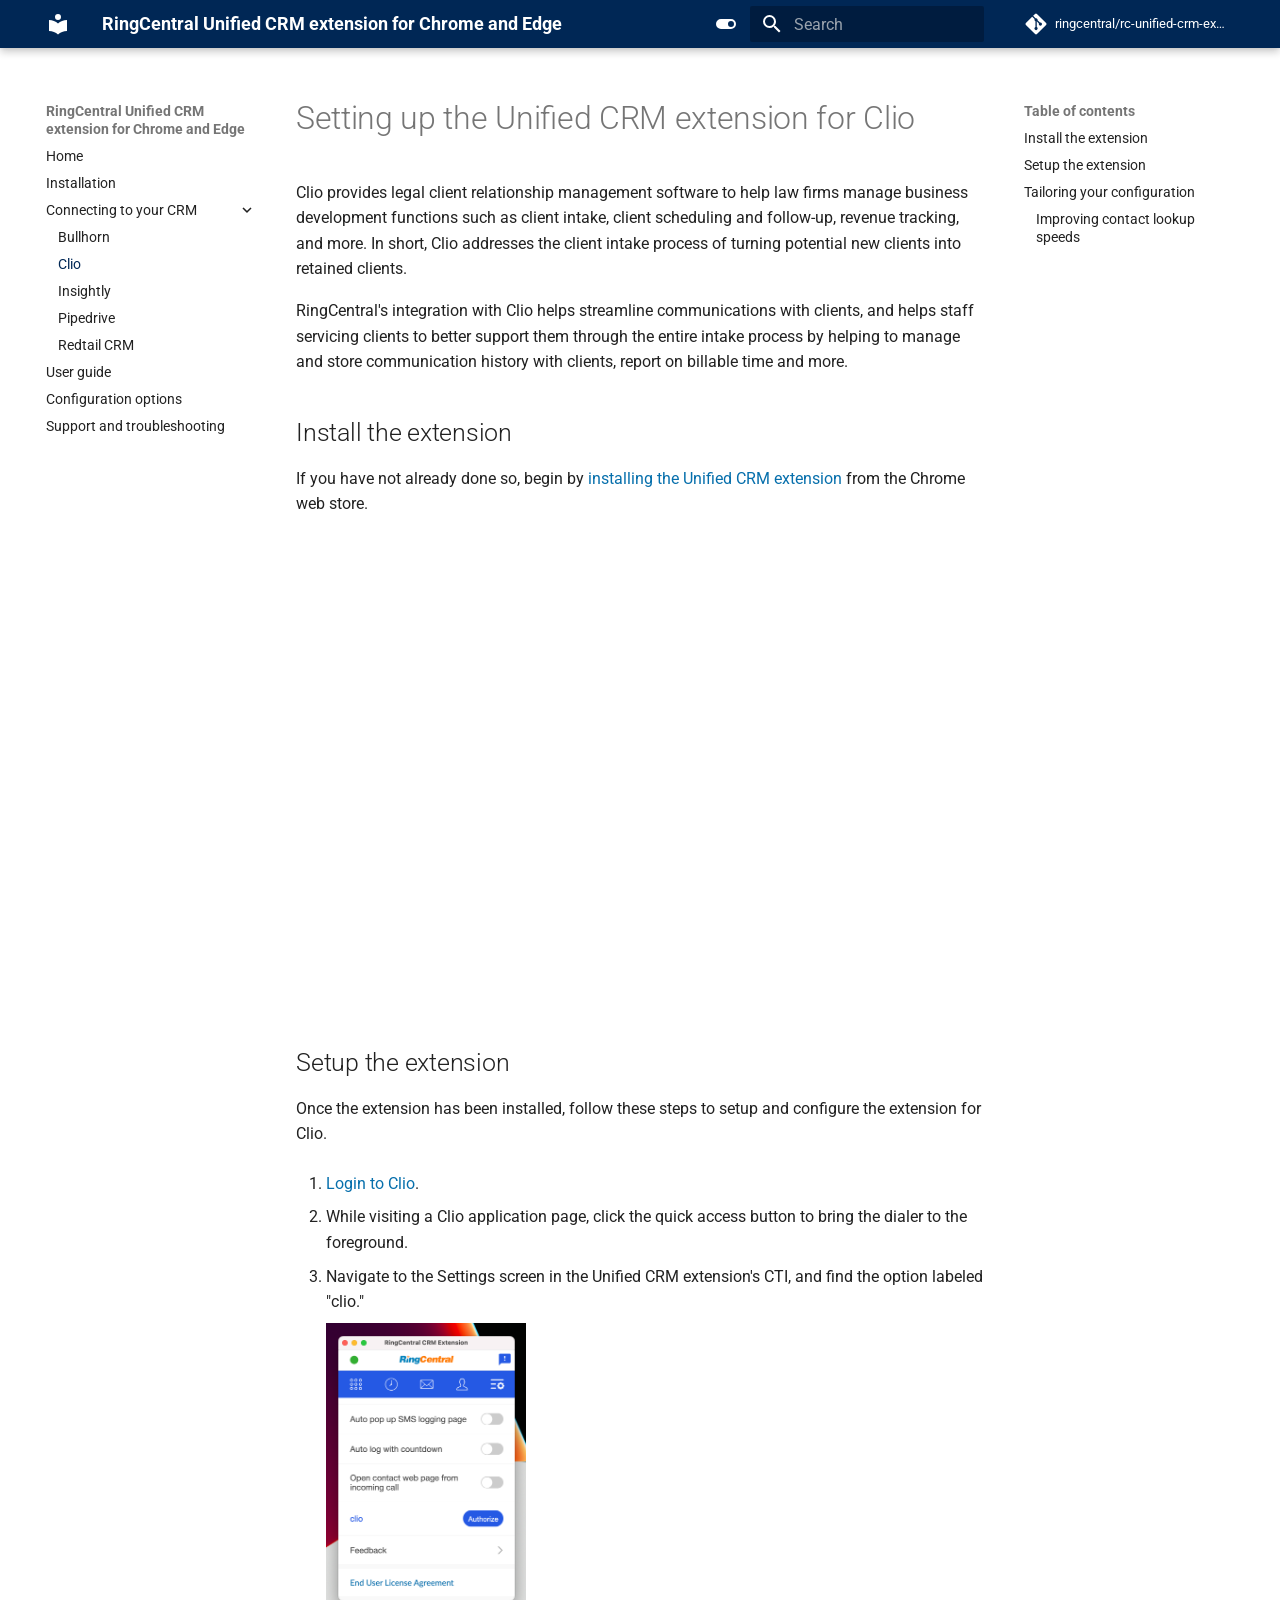
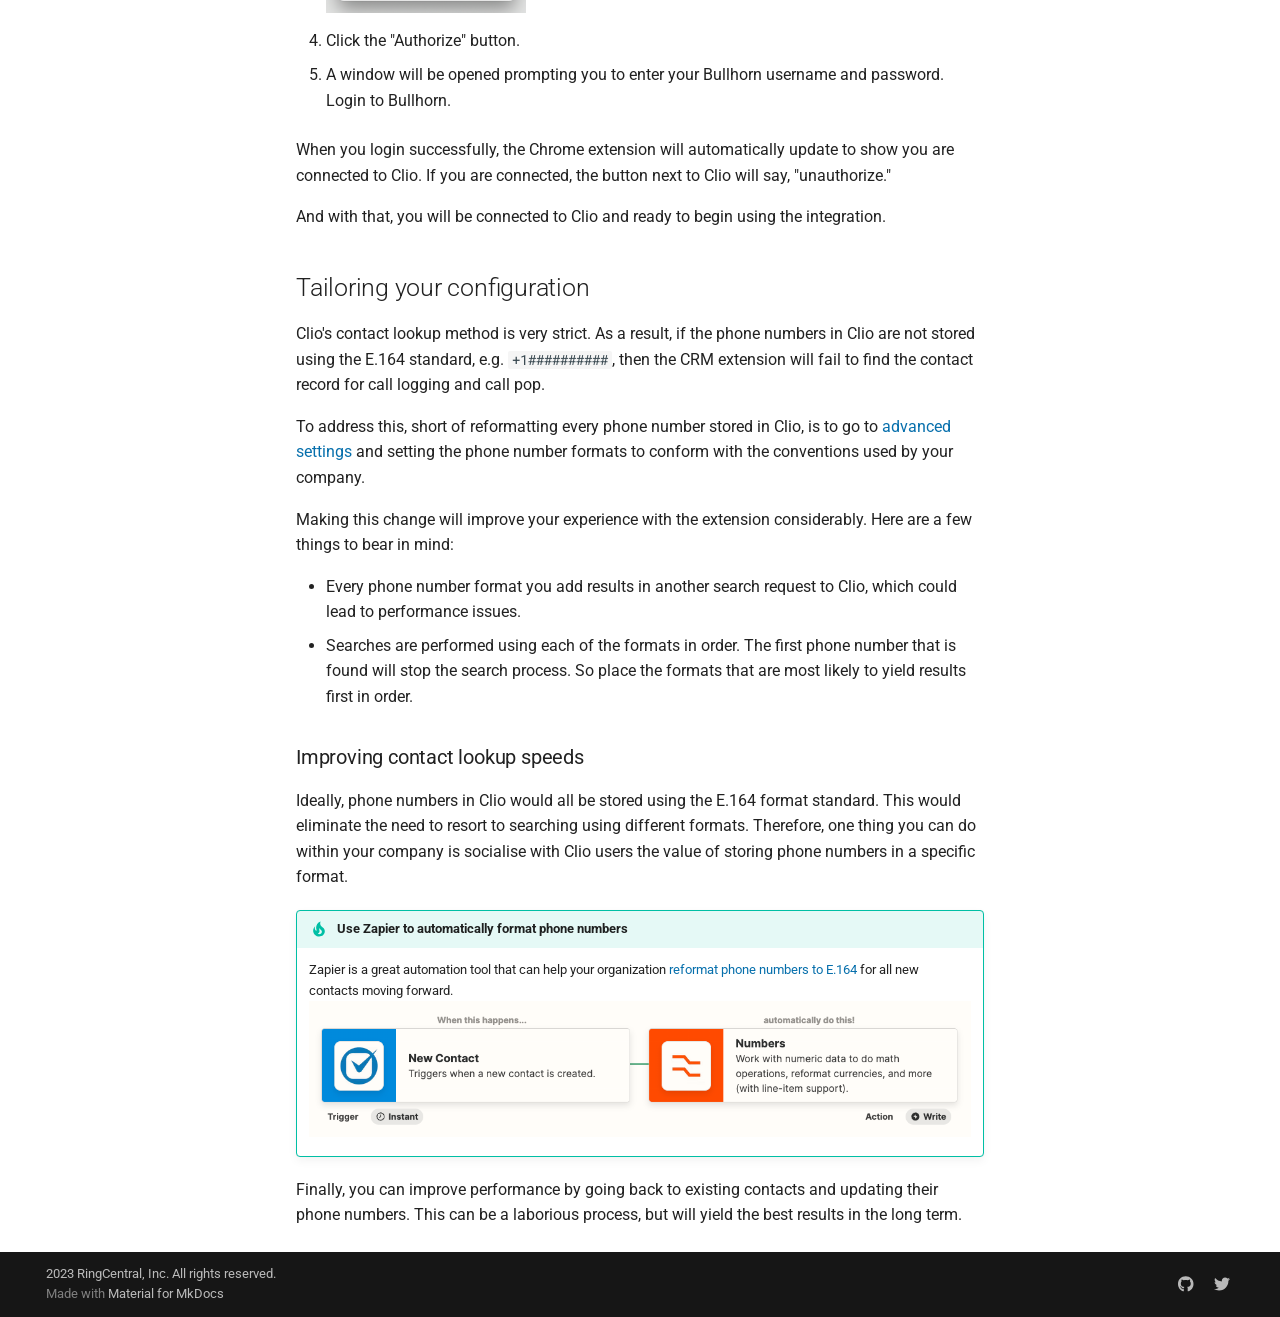
<file: clio/index.html>
<!doctype html>
<html lang="en" class="no-js">
  <head>
    
      <meta charset="utf-8">
      <meta name="viewport" content="width=device-width,initial-scale=1">
      
      
      
        <link rel="canonical" href="https://github.com/ringcentral/rc-unified-crm-extension/clio/">
      
      
        <link rel="prev" href="../bullhorn/">
      
      
        <link rel="next" href="../insightly/">
      
      
      <link rel="icon" href="../assets/images/favicon.png">
      <meta name="generator" content="mkdocs-1.5.3, mkdocs-material-9.5.17">
    
    
      
        <title>Clio - RingCentral Unified CRM extension for Chrome and Edge</title>
      
    
    
      <link rel="stylesheet" href="../assets/stylesheets/main.bcfcd587.min.css">
      
        
        <link rel="stylesheet" href="../assets/stylesheets/palette.06af60db.min.css">
      
      


    
    
      
    
    
      
        
        
        <link rel="preconnect" href="https://fonts.gstatic.com" crossorigin>
        <link rel="stylesheet" href="https://fonts.googleapis.com/css?family=Roboto:300,300i,400,400i,700,700i%7CRoboto+Mono:400,400i,700,700i&display=fallback">
        <style>:root{--md-text-font:"Roboto";--md-code-font:"Roboto Mono"}</style>
      
    
    
      <link rel="stylesheet" href="../extra.css">
    
    <script>__md_scope=new URL("..",location),__md_hash=e=>[...e].reduce((e,_)=>(e<<5)-e+_.charCodeAt(0),0),__md_get=(e,_=localStorage,t=__md_scope)=>JSON.parse(_.getItem(t.pathname+"."+e)),__md_set=(e,_,t=localStorage,a=__md_scope)=>{try{t.setItem(a.pathname+"."+e,JSON.stringify(_))}catch(e){}}</script>
    
      

    
    
    
  </head>
  
  
    
    
      
    
    
    
    
    <body dir="ltr" data-md-color-scheme="default" data-md-color-primary="custom" data-md-color-accent="indigo">
  
    
    <input class="md-toggle" data-md-toggle="drawer" type="checkbox" id="__drawer" autocomplete="off">
    <input class="md-toggle" data-md-toggle="search" type="checkbox" id="__search" autocomplete="off">
    <label class="md-overlay" for="__drawer"></label>
    <div data-md-component="skip">
      
        
        <a href="#setting-up-the-unified-crm-extension-for-clio" class="md-skip">
          Skip to content
        </a>
      
    </div>
    <div data-md-component="announce">
      
    </div>
    
    
      

  

<header class="md-header md-header--shadow" data-md-component="header">
  <nav class="md-header__inner md-grid" aria-label="Header">
    <a href=".." title="RingCentral Unified CRM extension for Chrome and Edge" class="md-header__button md-logo" aria-label="RingCentral Unified CRM extension for Chrome and Edge" data-md-component="logo">
      
  
  <svg xmlns="http://www.w3.org/2000/svg" viewBox="0 0 24 24"><path d="M12 8a3 3 0 0 0 3-3 3 3 0 0 0-3-3 3 3 0 0 0-3 3 3 3 0 0 0 3 3m0 3.54C9.64 9.35 6.5 8 3 8v11c3.5 0 6.64 1.35 9 3.54 2.36-2.19 5.5-3.54 9-3.54V8c-3.5 0-6.64 1.35-9 3.54Z"/></svg>

    </a>
    <label class="md-header__button md-icon" for="__drawer">
      
      <svg xmlns="http://www.w3.org/2000/svg" viewBox="0 0 24 24"><path d="M3 6h18v2H3V6m0 5h18v2H3v-2m0 5h18v2H3v-2Z"/></svg>
    </label>
    <div class="md-header__title" data-md-component="header-title">
      <div class="md-header__ellipsis">
        <div class="md-header__topic">
          <span class="md-ellipsis">
            RingCentral Unified CRM extension for Chrome and Edge
          </span>
        </div>
        <div class="md-header__topic" data-md-component="header-topic">
          <span class="md-ellipsis">
            
              Clio
            
          </span>
        </div>
      </div>
    </div>
    
      
        <form class="md-header__option" data-md-component="palette">
  
    
    
    
    <input class="md-option" data-md-color-media="" data-md-color-scheme="default" data-md-color-primary="custom" data-md-color-accent="indigo"  aria-label="Switch to dark mode"  type="radio" name="__palette" id="__palette_0">
    
      <label class="md-header__button md-icon" title="Switch to dark mode" for="__palette_1" hidden>
        <svg xmlns="http://www.w3.org/2000/svg" viewBox="0 0 24 24"><path d="M17 7H7a5 5 0 0 0-5 5 5 5 0 0 0 5 5h10a5 5 0 0 0 5-5 5 5 0 0 0-5-5m0 8a3 3 0 0 1-3-3 3 3 0 0 1 3-3 3 3 0 0 1 3 3 3 3 0 0 1-3 3Z"/></svg>
      </label>
    
  
    
    
    
    <input class="md-option" data-md-color-media="" data-md-color-scheme="slate" data-md-color-primary="black" data-md-color-accent="indigo"  aria-label="Switch to light mode"  type="radio" name="__palette" id="__palette_1">
    
      <label class="md-header__button md-icon" title="Switch to light mode" for="__palette_0" hidden>
        <svg xmlns="http://www.w3.org/2000/svg" viewBox="0 0 24 24"><path d="M17 6H7c-3.31 0-6 2.69-6 6s2.69 6 6 6h10c3.31 0 6-2.69 6-6s-2.69-6-6-6zm0 10H7c-2.21 0-4-1.79-4-4s1.79-4 4-4h10c2.21 0 4 1.79 4 4s-1.79 4-4 4zM7 9c-1.66 0-3 1.34-3 3s1.34 3 3 3 3-1.34 3-3-1.34-3-3-3z"/></svg>
      </label>
    
  
</form>
      
    
    
      <script>var media,input,key,value,palette=__md_get("__palette");if(palette&&palette.color){"(prefers-color-scheme)"===palette.color.media&&(media=matchMedia("(prefers-color-scheme: light)"),input=document.querySelector(media.matches?"[data-md-color-media='(prefers-color-scheme: light)']":"[data-md-color-media='(prefers-color-scheme: dark)']"),palette.color.media=input.getAttribute("data-md-color-media"),palette.color.scheme=input.getAttribute("data-md-color-scheme"),palette.color.primary=input.getAttribute("data-md-color-primary"),palette.color.accent=input.getAttribute("data-md-color-accent"));for([key,value]of Object.entries(palette.color))document.body.setAttribute("data-md-color-"+key,value)}</script>
    
    
    
      <label class="md-header__button md-icon" for="__search">
        
        <svg xmlns="http://www.w3.org/2000/svg" viewBox="0 0 24 24"><path d="M9.5 3A6.5 6.5 0 0 1 16 9.5c0 1.61-.59 3.09-1.56 4.23l.27.27h.79l5 5-1.5 1.5-5-5v-.79l-.27-.27A6.516 6.516 0 0 1 9.5 16 6.5 6.5 0 0 1 3 9.5 6.5 6.5 0 0 1 9.5 3m0 2C7 5 5 7 5 9.5S7 14 9.5 14 14 12 14 9.5 12 5 9.5 5Z"/></svg>
      </label>
      <div class="md-search" data-md-component="search" role="dialog">
  <label class="md-search__overlay" for="__search"></label>
  <div class="md-search__inner" role="search">
    <form class="md-search__form" name="search">
      <input type="text" class="md-search__input" name="query" aria-label="Search" placeholder="Search" autocapitalize="off" autocorrect="off" autocomplete="off" spellcheck="false" data-md-component="search-query" required>
      <label class="md-search__icon md-icon" for="__search">
        
        <svg xmlns="http://www.w3.org/2000/svg" viewBox="0 0 24 24"><path d="M9.5 3A6.5 6.5 0 0 1 16 9.5c0 1.61-.59 3.09-1.56 4.23l.27.27h.79l5 5-1.5 1.5-5-5v-.79l-.27-.27A6.516 6.516 0 0 1 9.5 16 6.5 6.5 0 0 1 3 9.5 6.5 6.5 0 0 1 9.5 3m0 2C7 5 5 7 5 9.5S7 14 9.5 14 14 12 14 9.5 12 5 9.5 5Z"/></svg>
        
        <svg xmlns="http://www.w3.org/2000/svg" viewBox="0 0 24 24"><path d="M20 11v2H8l5.5 5.5-1.42 1.42L4.16 12l7.92-7.92L13.5 5.5 8 11h12Z"/></svg>
      </label>
      <nav class="md-search__options" aria-label="Search">
        
        <button type="reset" class="md-search__icon md-icon" title="Clear" aria-label="Clear" tabindex="-1">
          
          <svg xmlns="http://www.w3.org/2000/svg" viewBox="0 0 24 24"><path d="M19 6.41 17.59 5 12 10.59 6.41 5 5 6.41 10.59 12 5 17.59 6.41 19 12 13.41 17.59 19 19 17.59 13.41 12 19 6.41Z"/></svg>
        </button>
      </nav>
      
    </form>
    <div class="md-search__output">
      <div class="md-search__scrollwrap" data-md-scrollfix>
        <div class="md-search-result" data-md-component="search-result">
          <div class="md-search-result__meta">
            Initializing search
          </div>
          <ol class="md-search-result__list" role="presentation"></ol>
        </div>
      </div>
    </div>
  </div>
</div>
    
    
      <div class="md-header__source">
        <a href="https://github.com/ringcentral/rc-unified-crm-extension" title="Go to repository" class="md-source" data-md-component="source">
  <div class="md-source__icon md-icon">
    
    <svg xmlns="http://www.w3.org/2000/svg" viewBox="0 0 448 512"><!--! Font Awesome Free 6.5.1 by @fontawesome - https://fontawesome.com License - https://fontawesome.com/license/free (Icons: CC BY 4.0, Fonts: SIL OFL 1.1, Code: MIT License) Copyright 2023 Fonticons, Inc.--><path d="M439.55 236.05 244 40.45a28.87 28.87 0 0 0-40.81 0l-40.66 40.63 51.52 51.52c27.06-9.14 52.68 16.77 43.39 43.68l49.66 49.66c34.23-11.8 61.18 31 35.47 56.69-26.49 26.49-70.21-2.87-56-37.34L240.22 199v121.85c25.3 12.54 22.26 41.85 9.08 55a34.34 34.34 0 0 1-48.55 0c-17.57-17.6-11.07-46.91 11.25-56v-123c-20.8-8.51-24.6-30.74-18.64-45L142.57 101 8.45 235.14a28.86 28.86 0 0 0 0 40.81l195.61 195.6a28.86 28.86 0 0 0 40.8 0l194.69-194.69a28.86 28.86 0 0 0 0-40.81z"/></svg>
  </div>
  <div class="md-source__repository">
    ringcentral/rc-unified-crm-extension
  </div>
</a>
      </div>
    
  </nav>
  
</header>
    
    <div class="md-container" data-md-component="container">
      
      
        
          
        
      
      <main class="md-main" data-md-component="main">
        <div class="md-main__inner md-grid">
          
            
              
              <div class="md-sidebar md-sidebar--primary" data-md-component="sidebar" data-md-type="navigation" >
                <div class="md-sidebar__scrollwrap">
                  <div class="md-sidebar__inner">
                    



<nav class="md-nav md-nav--primary" aria-label="Navigation" data-md-level="0">
  <label class="md-nav__title" for="__drawer">
    <a href=".." title="RingCentral Unified CRM extension for Chrome and Edge" class="md-nav__button md-logo" aria-label="RingCentral Unified CRM extension for Chrome and Edge" data-md-component="logo">
      
  
  <svg xmlns="http://www.w3.org/2000/svg" viewBox="0 0 24 24"><path d="M12 8a3 3 0 0 0 3-3 3 3 0 0 0-3-3 3 3 0 0 0-3 3 3 3 0 0 0 3 3m0 3.54C9.64 9.35 6.5 8 3 8v11c3.5 0 6.64 1.35 9 3.54 2.36-2.19 5.5-3.54 9-3.54V8c-3.5 0-6.64 1.35-9 3.54Z"/></svg>

    </a>
    RingCentral Unified CRM extension for Chrome and Edge
  </label>
  
    <div class="md-nav__source">
      <a href="https://github.com/ringcentral/rc-unified-crm-extension" title="Go to repository" class="md-source" data-md-component="source">
  <div class="md-source__icon md-icon">
    
    <svg xmlns="http://www.w3.org/2000/svg" viewBox="0 0 448 512"><!--! Font Awesome Free 6.5.1 by @fontawesome - https://fontawesome.com License - https://fontawesome.com/license/free (Icons: CC BY 4.0, Fonts: SIL OFL 1.1, Code: MIT License) Copyright 2023 Fonticons, Inc.--><path d="M439.55 236.05 244 40.45a28.87 28.87 0 0 0-40.81 0l-40.66 40.63 51.52 51.52c27.06-9.14 52.68 16.77 43.39 43.68l49.66 49.66c34.23-11.8 61.18 31 35.47 56.69-26.49 26.49-70.21-2.87-56-37.34L240.22 199v121.85c25.3 12.54 22.26 41.85 9.08 55a34.34 34.34 0 0 1-48.55 0c-17.57-17.6-11.07-46.91 11.25-56v-123c-20.8-8.51-24.6-30.74-18.64-45L142.57 101 8.45 235.14a28.86 28.86 0 0 0 0 40.81l195.61 195.6a28.86 28.86 0 0 0 40.8 0l194.69-194.69a28.86 28.86 0 0 0 0-40.81z"/></svg>
  </div>
  <div class="md-source__repository">
    ringcentral/rc-unified-crm-extension
  </div>
</a>
    </div>
  
  <ul class="md-nav__list" data-md-scrollfix>
    
      
      
  
  
  
  
    <li class="md-nav__item">
      <a href=".." class="md-nav__link">
        
  
  <span class="md-ellipsis">
    Home
  </span>
  

      </a>
    </li>
  

    
      
      
  
  
  
  
    <li class="md-nav__item">
      <a href="../getting-started/" class="md-nav__link">
        
  
  <span class="md-ellipsis">
    Installation
  </span>
  

      </a>
    </li>
  

    
      
      
  
  
    
  
  
  
    
    
    
    
    <li class="md-nav__item md-nav__item--active md-nav__item--nested">
      
        
        
        <input class="md-nav__toggle md-toggle " type="checkbox" id="__nav_3" checked>
        
          
          <label class="md-nav__link" for="__nav_3" id="__nav_3_label" tabindex="0">
            
  
  <span class="md-ellipsis">
    Connecting to your CRM
  </span>
  

            <span class="md-nav__icon md-icon"></span>
          </label>
        
        <nav class="md-nav" data-md-level="1" aria-labelledby="__nav_3_label" aria-expanded="true">
          <label class="md-nav__title" for="__nav_3">
            <span class="md-nav__icon md-icon"></span>
            Connecting to your CRM
          </label>
          <ul class="md-nav__list" data-md-scrollfix>
            
              
                
  
  
  
  
    <li class="md-nav__item">
      <a href="../bullhorn/" class="md-nav__link">
        
  
  <span class="md-ellipsis">
    Bullhorn
  </span>
  

      </a>
    </li>
  

              
            
              
                
  
  
    
  
  
  
    <li class="md-nav__item md-nav__item--active">
      
      <input class="md-nav__toggle md-toggle" type="checkbox" id="__toc">
      
      
        
      
      
        <label class="md-nav__link md-nav__link--active" for="__toc">
          
  
  <span class="md-ellipsis">
    Clio
  </span>
  

          <span class="md-nav__icon md-icon"></span>
        </label>
      
      <a href="./" class="md-nav__link md-nav__link--active">
        
  
  <span class="md-ellipsis">
    Clio
  </span>
  

      </a>
      
        

<nav class="md-nav md-nav--secondary" aria-label="Table of contents">
  
  
  
    
  
  
    <label class="md-nav__title" for="__toc">
      <span class="md-nav__icon md-icon"></span>
      Table of contents
    </label>
    <ul class="md-nav__list" data-md-component="toc" data-md-scrollfix>
      
        <li class="md-nav__item">
  <a href="#install-the-extension" class="md-nav__link">
    <span class="md-ellipsis">
      Install the extension
    </span>
  </a>
  
</li>
      
        <li class="md-nav__item">
  <a href="#setup-the-extension" class="md-nav__link">
    <span class="md-ellipsis">
      Setup the extension
    </span>
  </a>
  
</li>
      
        <li class="md-nav__item">
  <a href="#tailoring-your-configuration" class="md-nav__link">
    <span class="md-ellipsis">
      Tailoring your configuration
    </span>
  </a>
  
    <nav class="md-nav" aria-label="Tailoring your configuration">
      <ul class="md-nav__list">
        
          <li class="md-nav__item">
  <a href="#improving-contact-lookup-speeds" class="md-nav__link">
    <span class="md-ellipsis">
      Improving contact lookup speeds
    </span>
  </a>
  
</li>
        
      </ul>
    </nav>
  
</li>
      
    </ul>
  
</nav>
      
    </li>
  

              
            
              
                
  
  
  
  
    <li class="md-nav__item">
      <a href="../insightly/" class="md-nav__link">
        
  
  <span class="md-ellipsis">
    Insightly
  </span>
  

      </a>
    </li>
  

              
            
              
                
  
  
  
  
    <li class="md-nav__item">
      <a href="../pipedrive/" class="md-nav__link">
        
  
  <span class="md-ellipsis">
    Pipedrive
  </span>
  

      </a>
    </li>
  

              
            
              
                
  
  
  
  
    <li class="md-nav__item">
      <a href="../redtail/" class="md-nav__link">
        
  
  <span class="md-ellipsis">
    Redtail CRM
  </span>
  

      </a>
    </li>
  

              
            
          </ul>
        </nav>
      
    </li>
  

    
      
      
  
  
  
  
    <li class="md-nav__item">
      <a href="../user-guide/" class="md-nav__link">
        
  
  <span class="md-ellipsis">
    User guide
  </span>
  

      </a>
    </li>
  

    
      
      
  
  
  
  
    <li class="md-nav__item">
      <a href="../configuration/" class="md-nav__link">
        
  
  <span class="md-ellipsis">
    Configuration options
  </span>
  

      </a>
    </li>
  

    
      
      
  
  
  
  
    <li class="md-nav__item">
      <a href="../support/" class="md-nav__link">
        
  
  <span class="md-ellipsis">
    Support and troubleshooting
  </span>
  

      </a>
    </li>
  

    
  </ul>
</nav>
                  </div>
                </div>
              </div>
            
            
              
              <div class="md-sidebar md-sidebar--secondary" data-md-component="sidebar" data-md-type="toc" >
                <div class="md-sidebar__scrollwrap">
                  <div class="md-sidebar__inner">
                    

<nav class="md-nav md-nav--secondary" aria-label="Table of contents">
  
  
  
    
  
  
    <label class="md-nav__title" for="__toc">
      <span class="md-nav__icon md-icon"></span>
      Table of contents
    </label>
    <ul class="md-nav__list" data-md-component="toc" data-md-scrollfix>
      
        <li class="md-nav__item">
  <a href="#install-the-extension" class="md-nav__link">
    <span class="md-ellipsis">
      Install the extension
    </span>
  </a>
  
</li>
      
        <li class="md-nav__item">
  <a href="#setup-the-extension" class="md-nav__link">
    <span class="md-ellipsis">
      Setup the extension
    </span>
  </a>
  
</li>
      
        <li class="md-nav__item">
  <a href="#tailoring-your-configuration" class="md-nav__link">
    <span class="md-ellipsis">
      Tailoring your configuration
    </span>
  </a>
  
    <nav class="md-nav" aria-label="Tailoring your configuration">
      <ul class="md-nav__list">
        
          <li class="md-nav__item">
  <a href="#improving-contact-lookup-speeds" class="md-nav__link">
    <span class="md-ellipsis">
      Improving contact lookup speeds
    </span>
  </a>
  
</li>
        
      </ul>
    </nav>
  
</li>
      
    </ul>
  
</nav>
                  </div>
                </div>
              </div>
            
          
          
            <div class="md-content" data-md-component="content">
              <article class="md-content__inner md-typeset">
                
                  

  
  


<h1 id="setting-up-the-unified-crm-extension-for-clio">Setting up the Unified CRM extension for Clio</h1>
<p>Clio provides legal client relationship management software to help law firms manage business development functions such as client intake, client scheduling and follow-up, revenue tracking, and more. In short, Clio addresses the client intake process of turning potential new clients into retained clients.</p>
<p>RingCentral's integration with Clio helps streamline communications with clients, and helps staff servicing clients to better support them through the entire intake process by helping to manage and store communication history with clients, report on billable time and more.</p>
<h2 id="install-the-extension">Install the extension</h2>
<p>If you have not already done so, begin by <a href="../getting-started/">installing the Unified CRM extension</a> from the Chrome web store. </p>
<iframe width="825" height="464" src="https://www.youtube.com/embed/pQgdsAR1UCI?si=PaSTDhHkTUa9fMtk" title="Unified CRM extension for Clio - quick start" frameborder="0" allow="accelerometer; autoplay; clipboard-write; encrypted-media; gyroscope; picture-in-picture; web-share" allowfullscreen></iframe>

<h2 id="setup-the-extension">Setup the extension</h2>
<p>Once the extension has been installed, follow these steps to setup and configure the extension for Clio. </p>
<ol>
<li>
<p><a href="https://account.clio.com/">Login to Clio</a>.</p>
</li>
<li>
<p>While visiting a Clio application page, click the quick access button to bring the dialer to the foreground. </p>
</li>
<li>
<p>Navigate to the Settings screen in the Unified CRM extension's CTI, and find the option labeled "clio."</p>
<p><img alt="Connect to Clio" src="../img/clio-connect.png" style="max-width: 200px" /></p>
</li>
<li>
<p>Click the "Authorize" button. </p>
</li>
<li>
<p>A window will be opened prompting you to enter your Bullhorn username and password. Login to Bullhorn. </p>
</li>
</ol>
<p>When you login successfully, the Chrome extension will automatically update to show you are connected to Clio. If you are connected, the button next to Clio will say, "unauthorize."</p>
<p>And with that, you will be connected to Clio and ready to begin using the integration. </p>
<h2 id="tailoring-your-configuration">Tailoring your configuration</h2>
<p>Clio's contact lookup method is very strict. As a result, if the phone numbers in Clio are not stored using the E.164 standard, e.g. <code>+1##########</code>, then the CRM extension will fail to find the contact record for call logging and call pop. </p>
<p>To address this, short of reformatting every phone number stored in Clio, is to go to <a href="../configuration/#advanced-configuration-options">advanced settings</a> and setting the phone number formats to conform with the conventions used by your company. </p>
<p>Making this change will improve your experience with the extension considerably. Here are a few things to bear in mind:</p>
<ul>
<li>Every phone number format you add results in another search request to Clio, which could lead to performance issues.</li>
<li>Searches are performed using each of the formats in order. The first phone number that is found will stop the search process. So place the formats that are most likely to yield results first in order. </li>
</ul>
<h3 id="improving-contact-lookup-speeds">Improving contact lookup speeds</h3>
<p>Ideally, phone numbers in Clio would all be stored using the E.164 format standard. This would eliminate the need to resort to searching using different formats. Therefore, one thing you can do within your company is socialise with Clio users the value of storing phone numbers in a specific format. </p>
<div class="admonition tip">
<p class="admonition-title">Use Zapier to automatically format phone numbers</p>
<p>Zapier is a great automation tool that can help your organization <a href="https://zapier.com/apps/clio/integrations/formatter/1481647/format-numbers-for-new-clio-contacts-with-formatter-by-zapier">reformat phone numbers to E.164</a> for all new contacts moving forward.
<img alt="Clio number formatter Zap" src="../img/clio-zapier.png" /></p>
</div>
<p>Finally, you can improve performance by going back to existing contacts and updating their phone numbers. This can be a laborious process, but will yield the best results in the long term. </p>












                
              </article>
            </div>
          
          
<script>var target=document.getElementById(location.hash.slice(1));target&&target.name&&(target.checked=target.name.startsWith("__tabbed_"))</script>
        </div>
        
      </main>
      
        <footer class="md-footer">
  
  <div class="md-footer-meta md-typeset">
    <div class="md-footer-meta__inner md-grid">
      <div class="md-copyright">
  
    <div class="md-copyright__highlight">
      2023 RingCentral, Inc. All rights reserved.
    </div>
  
  
    Made with
    <a href="https://squidfunk.github.io/mkdocs-material/" target="_blank" rel="noopener">
      Material for MkDocs
    </a>
  
</div>
      
        <div class="md-social">
  
    
    
    
    
      
      
    
    <a href="https://github.com/ringcentral" target="_blank" rel="noopener" title="github.com" class="md-social__link">
      <svg xmlns="http://www.w3.org/2000/svg" viewBox="0 0 496 512"><!--! Font Awesome Free 6.5.1 by @fontawesome - https://fontawesome.com License - https://fontawesome.com/license/free (Icons: CC BY 4.0, Fonts: SIL OFL 1.1, Code: MIT License) Copyright 2023 Fonticons, Inc.--><path d="M165.9 397.4c0 2-2.3 3.6-5.2 3.6-3.3.3-5.6-1.3-5.6-3.6 0-2 2.3-3.6 5.2-3.6 3-.3 5.6 1.3 5.6 3.6zm-31.1-4.5c-.7 2 1.3 4.3 4.3 4.9 2.6 1 5.6 0 6.2-2s-1.3-4.3-4.3-5.2c-2.6-.7-5.5.3-6.2 2.3zm44.2-1.7c-2.9.7-4.9 2.6-4.6 4.9.3 2 2.9 3.3 5.9 2.6 2.9-.7 4.9-2.6 4.6-4.6-.3-1.9-3-3.2-5.9-2.9zM244.8 8C106.1 8 0 113.3 0 252c0 110.9 69.8 205.8 169.5 239.2 12.8 2.3 17.3-5.6 17.3-12.1 0-6.2-.3-40.4-.3-61.4 0 0-70 15-84.7-29.8 0 0-11.4-29.1-27.8-36.6 0 0-22.9-15.7 1.6-15.4 0 0 24.9 2 38.6 25.8 21.9 38.6 58.6 27.5 72.9 20.9 2.3-16 8.8-27.1 16-33.7-55.9-6.2-112.3-14.3-112.3-110.5 0-27.5 7.6-41.3 23.6-58.9-2.6-6.5-11.1-33.3 2.6-67.9 20.9-6.5 69 27 69 27 20-5.6 41.5-8.5 62.8-8.5s42.8 2.9 62.8 8.5c0 0 48.1-33.6 69-27 13.7 34.7 5.2 61.4 2.6 67.9 16 17.7 25.8 31.5 25.8 58.9 0 96.5-58.9 104.2-114.8 110.5 9.2 7.9 17 22.9 17 46.4 0 33.7-.3 75.4-.3 83.6 0 6.5 4.6 14.4 17.3 12.1C428.2 457.8 496 362.9 496 252 496 113.3 383.5 8 244.8 8zM97.2 352.9c-1.3 1-1 3.3.7 5.2 1.6 1.6 3.9 2.3 5.2 1 1.3-1 1-3.3-.7-5.2-1.6-1.6-3.9-2.3-5.2-1zm-10.8-8.1c-.7 1.3.3 2.9 2.3 3.9 1.6 1 3.6.7 4.3-.7.7-1.3-.3-2.9-2.3-3.9-2-.6-3.6-.3-4.3.7zm32.4 35.6c-1.6 1.3-1 4.3 1.3 6.2 2.3 2.3 5.2 2.6 6.5 1 1.3-1.3.7-4.3-1.3-6.2-2.2-2.3-5.2-2.6-6.5-1zm-11.4-14.7c-1.6 1-1.6 3.6 0 5.9 1.6 2.3 4.3 3.3 5.6 2.3 1.6-1.3 1.6-3.9 0-6.2-1.4-2.3-4-3.3-5.6-2z"/></svg>
    </a>
  
    
    
    
    
      
      
    
    <a href="https://twitter.com/ringcentraldevs" target="_blank" rel="noopener" title="twitter.com" class="md-social__link">
      <svg xmlns="http://www.w3.org/2000/svg" viewBox="0 0 512 512"><!--! Font Awesome Free 6.5.1 by @fontawesome - https://fontawesome.com License - https://fontawesome.com/license/free (Icons: CC BY 4.0, Fonts: SIL OFL 1.1, Code: MIT License) Copyright 2023 Fonticons, Inc.--><path d="M459.37 151.716c.325 4.548.325 9.097.325 13.645 0 138.72-105.583 298.558-298.558 298.558-59.452 0-114.68-17.219-161.137-47.106 8.447.974 16.568 1.299 25.34 1.299 49.055 0 94.213-16.568 130.274-44.832-46.132-.975-84.792-31.188-98.112-72.772 6.498.974 12.995 1.624 19.818 1.624 9.421 0 18.843-1.3 27.614-3.573-48.081-9.747-84.143-51.98-84.143-102.985v-1.299c13.969 7.797 30.214 12.67 47.431 13.319-28.264-18.843-46.781-51.005-46.781-87.391 0-19.492 5.197-37.36 14.294-52.954 51.655 63.675 129.3 105.258 216.365 109.807-1.624-7.797-2.599-15.918-2.599-24.04 0-57.828 46.782-104.934 104.934-104.934 30.213 0 57.502 12.67 76.67 33.137 23.715-4.548 46.456-13.32 66.599-25.34-7.798 24.366-24.366 44.833-46.132 57.827 21.117-2.273 41.584-8.122 60.426-16.243-14.292 20.791-32.161 39.308-52.628 54.253z"/></svg>
    </a>
  
</div>
      
    </div>
  </div>
</footer>
      
    </div>
    <div class="md-dialog" data-md-component="dialog">
      <div class="md-dialog__inner md-typeset"></div>
    </div>
    
    
    <script id="__config" type="application/json">{"base": "..", "features": ["navigation.path", "navigation.expand", "search.sharing", "search.highlight"], "search": "../assets/javascripts/workers/search.b8dbb3d2.min.js", "translations": {"clipboard.copied": "Copied to clipboard", "clipboard.copy": "Copy to clipboard", "search.result.more.one": "1 more on this page", "search.result.more.other": "# more on this page", "search.result.none": "No matching documents", "search.result.one": "1 matching document", "search.result.other": "# matching documents", "search.result.placeholder": "Type to start searching", "search.result.term.missing": "Missing", "select.version": "Select version"}}</script>
    
    
      <script src="../assets/javascripts/bundle.1e8ae164.min.js"></script>
      
    
  </body>
</html>
</file>
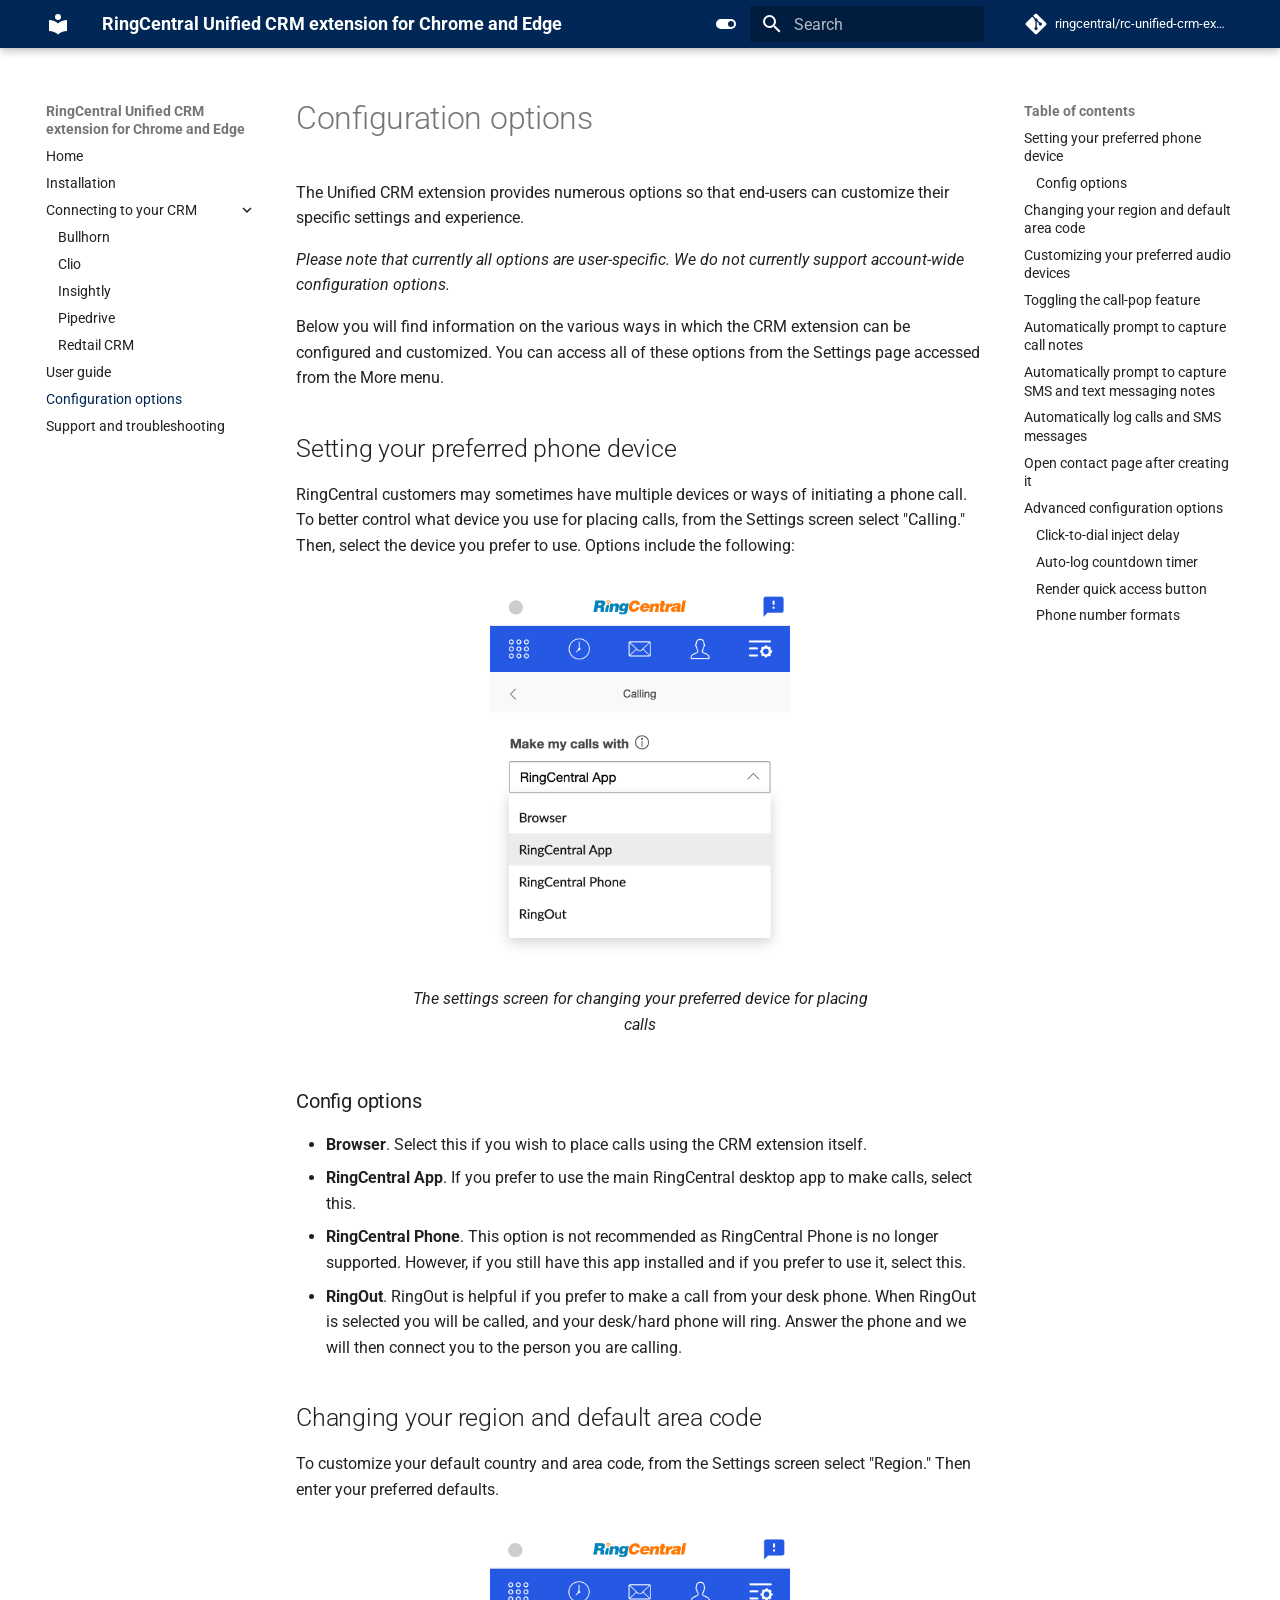
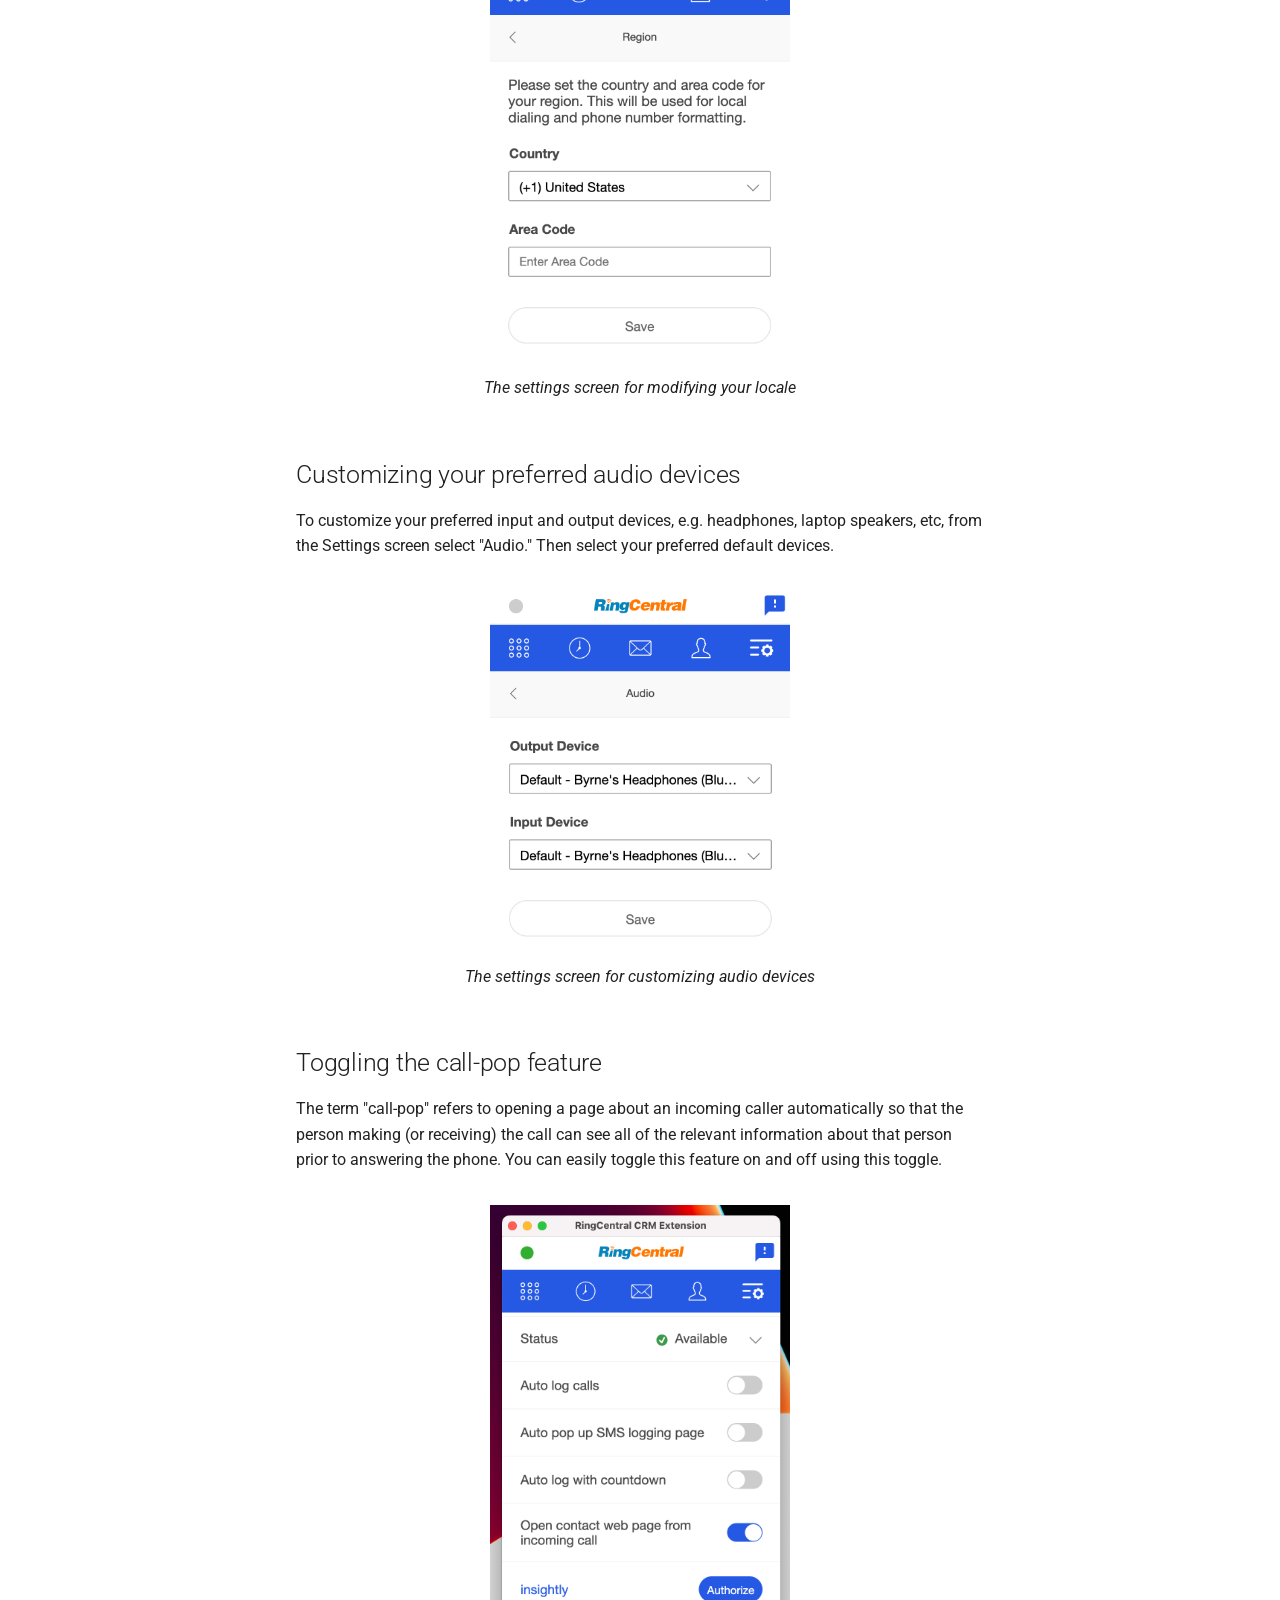
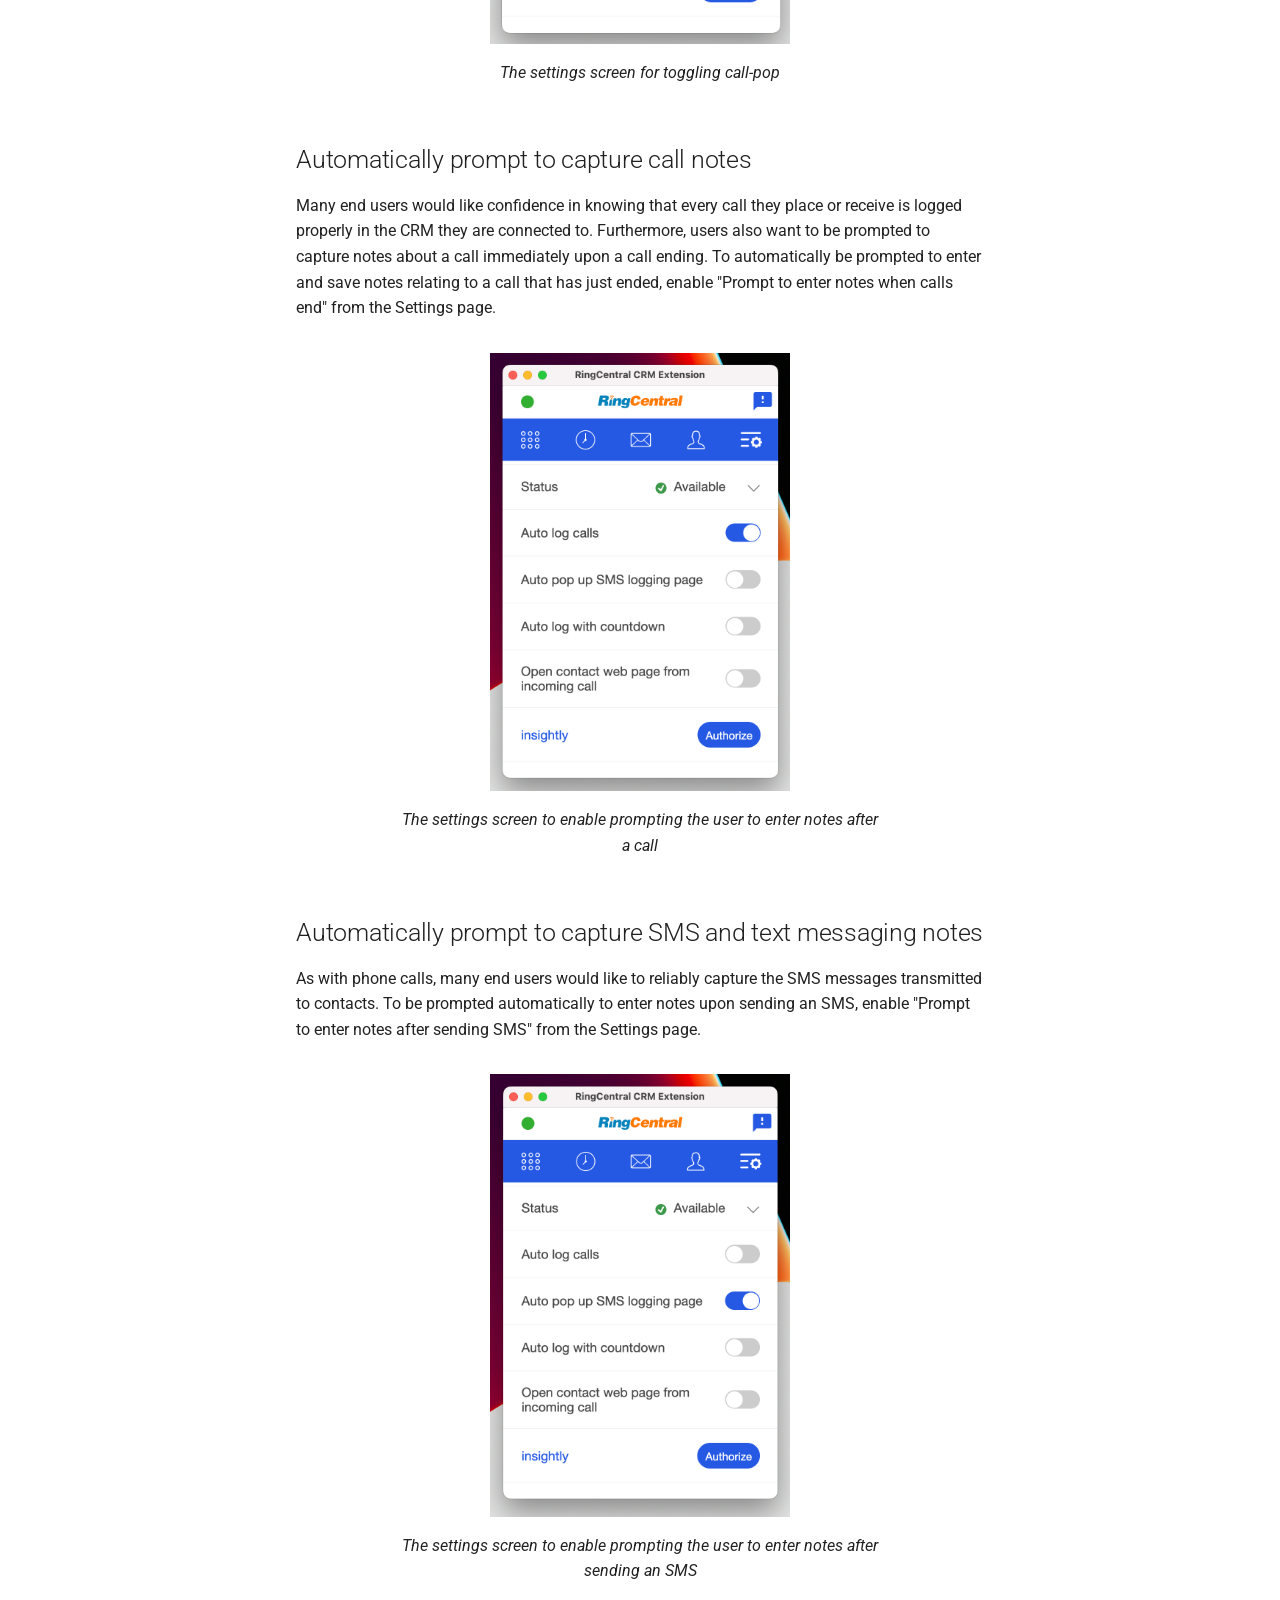
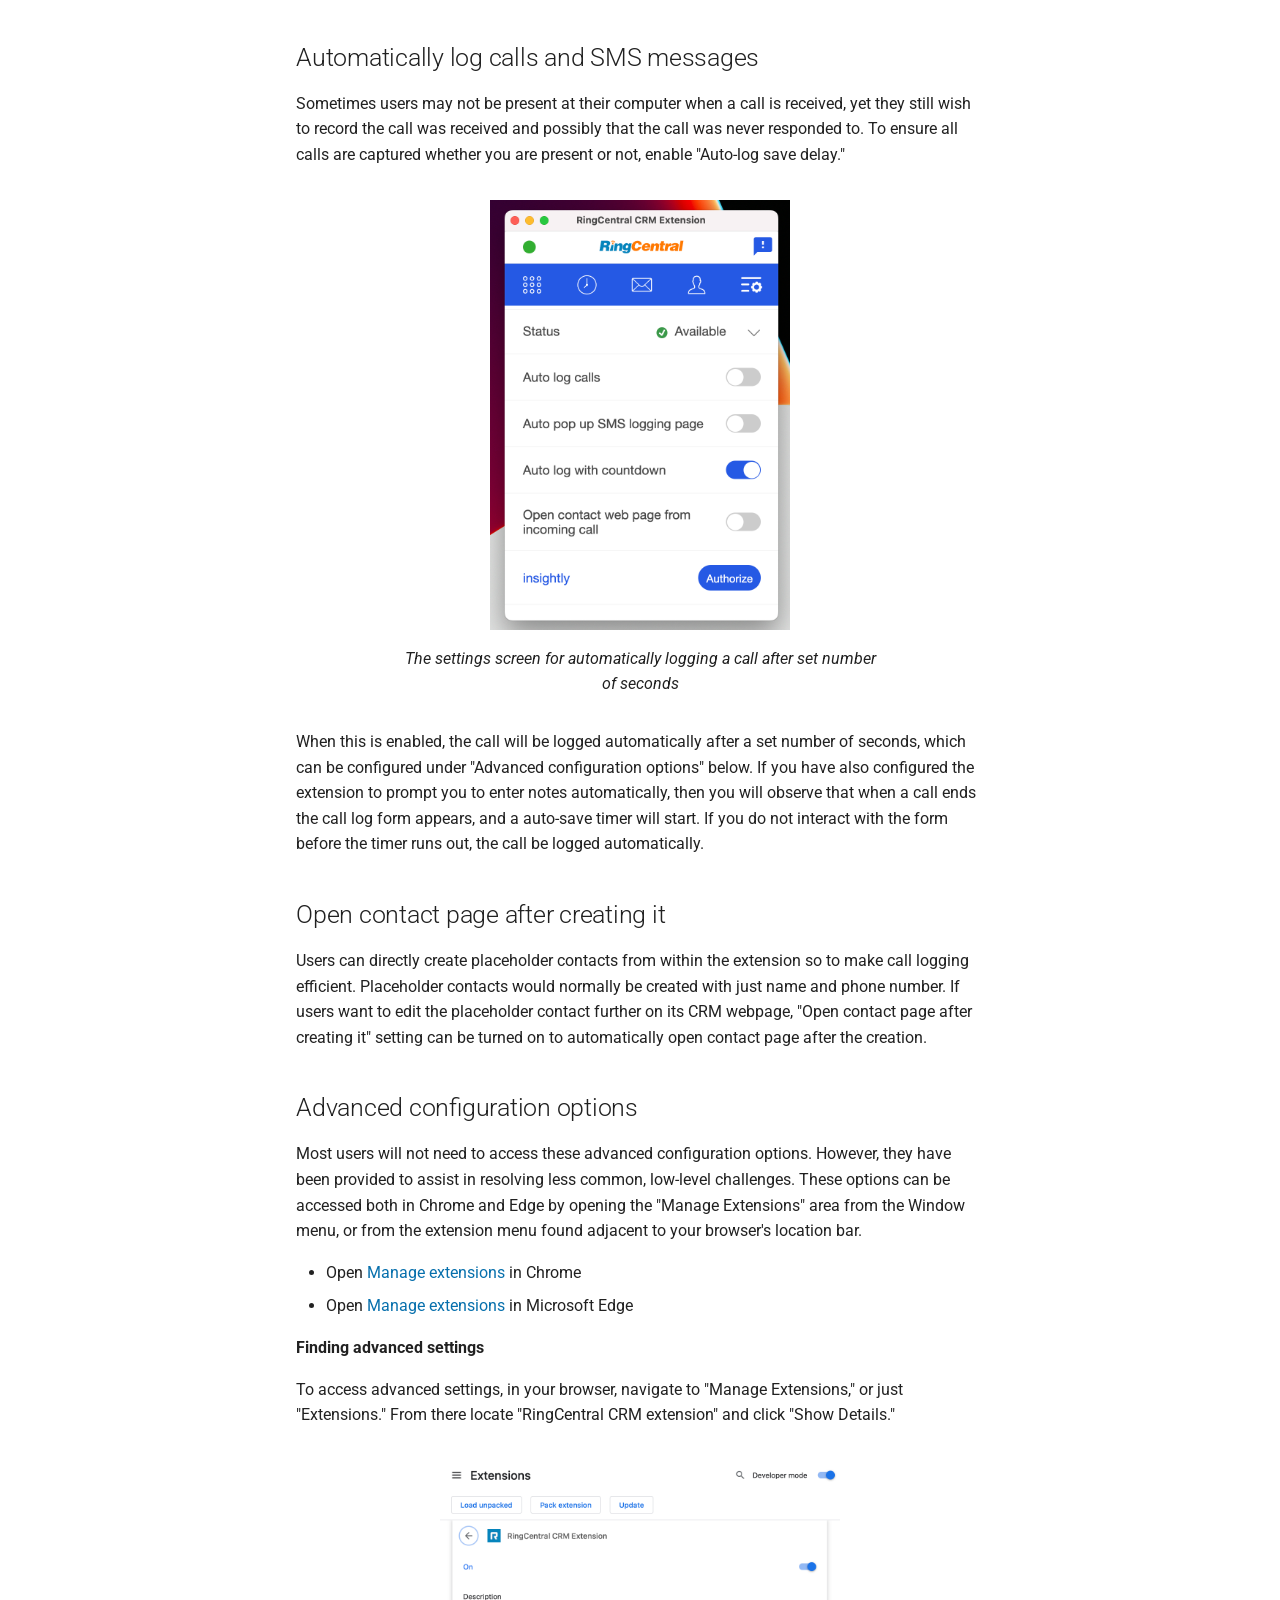
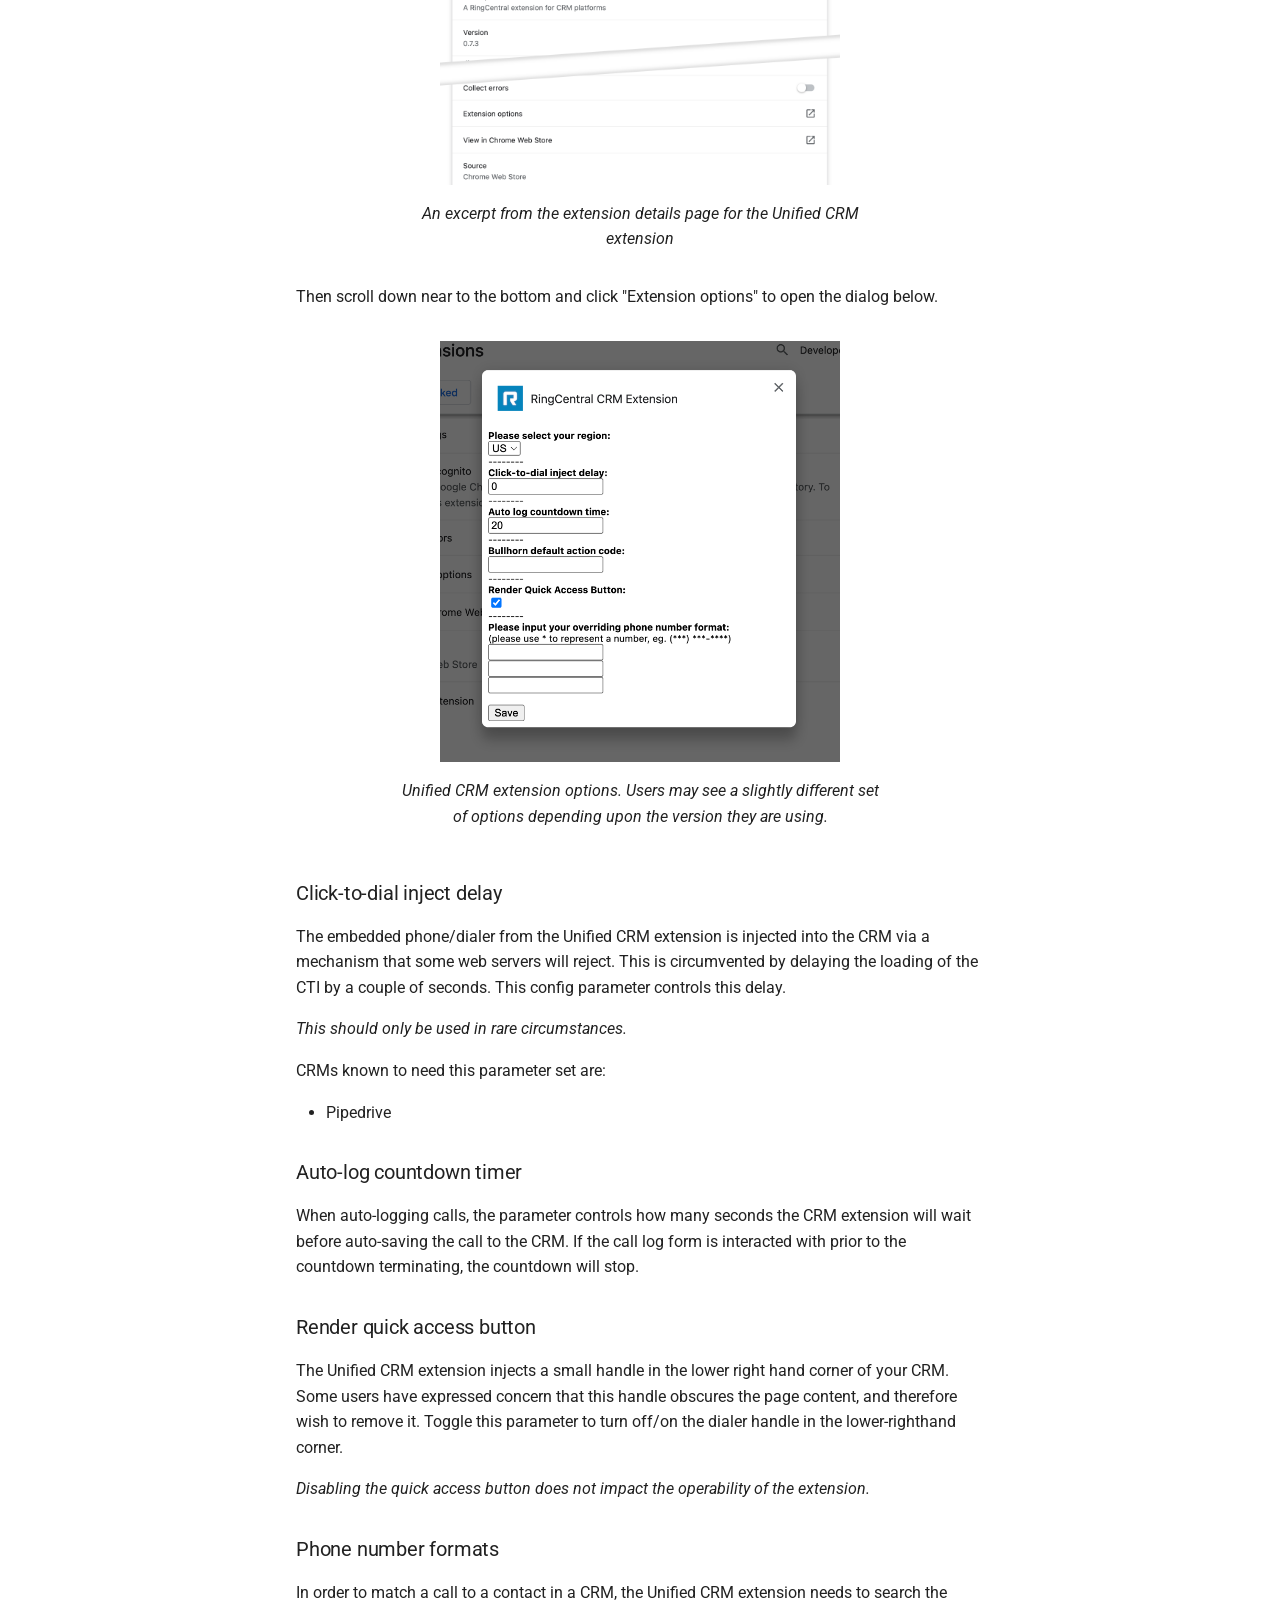
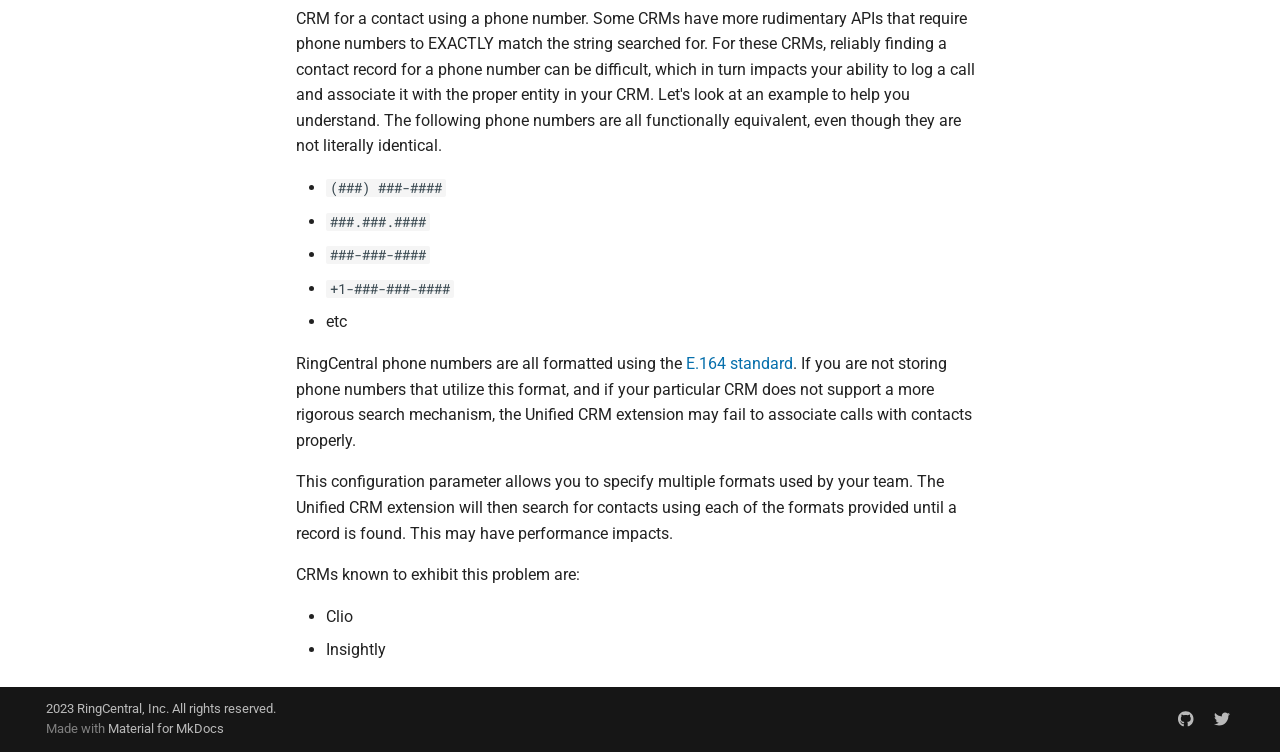
<file: configuration/index.html>
<!doctype html>
<html lang="en" class="no-js">
  <head>
    
      <meta charset="utf-8">
      <meta name="viewport" content="width=device-width,initial-scale=1">
      
      
      
        <link rel="canonical" href="https://github.com/ringcentral/rc-unified-crm-extension/configuration/">
      
      
        <link rel="prev" href="../user-guide/">
      
      
        <link rel="next" href="../support/">
      
      
      <link rel="icon" href="../assets/images/favicon.png">
      <meta name="generator" content="mkdocs-1.5.3, mkdocs-material-9.5.17">
    
    
      
        <title>Configuration options - RingCentral Unified CRM extension for Chrome and Edge</title>
      
    
    
      <link rel="stylesheet" href="../assets/stylesheets/main.bcfcd587.min.css">
      
        
        <link rel="stylesheet" href="../assets/stylesheets/palette.06af60db.min.css">
      
      


    
    
      
    
    
      
        
        
        <link rel="preconnect" href="https://fonts.gstatic.com" crossorigin>
        <link rel="stylesheet" href="https://fonts.googleapis.com/css?family=Roboto:300,300i,400,400i,700,700i%7CRoboto+Mono:400,400i,700,700i&display=fallback">
        <style>:root{--md-text-font:"Roboto";--md-code-font:"Roboto Mono"}</style>
      
    
    
      <link rel="stylesheet" href="../extra.css">
    
    <script>__md_scope=new URL("..",location),__md_hash=e=>[...e].reduce((e,_)=>(e<<5)-e+_.charCodeAt(0),0),__md_get=(e,_=localStorage,t=__md_scope)=>JSON.parse(_.getItem(t.pathname+"."+e)),__md_set=(e,_,t=localStorage,a=__md_scope)=>{try{t.setItem(a.pathname+"."+e,JSON.stringify(_))}catch(e){}}</script>
    
      

    
    
    
  </head>
  
  
    
    
      
    
    
    
    
    <body dir="ltr" data-md-color-scheme="default" data-md-color-primary="custom" data-md-color-accent="indigo">
  
    
    <input class="md-toggle" data-md-toggle="drawer" type="checkbox" id="__drawer" autocomplete="off">
    <input class="md-toggle" data-md-toggle="search" type="checkbox" id="__search" autocomplete="off">
    <label class="md-overlay" for="__drawer"></label>
    <div data-md-component="skip">
      
        
        <a href="#configuration-options" class="md-skip">
          Skip to content
        </a>
      
    </div>
    <div data-md-component="announce">
      
    </div>
    
    
      

  

<header class="md-header md-header--shadow" data-md-component="header">
  <nav class="md-header__inner md-grid" aria-label="Header">
    <a href=".." title="RingCentral Unified CRM extension for Chrome and Edge" class="md-header__button md-logo" aria-label="RingCentral Unified CRM extension for Chrome and Edge" data-md-component="logo">
      
  
  <svg xmlns="http://www.w3.org/2000/svg" viewBox="0 0 24 24"><path d="M12 8a3 3 0 0 0 3-3 3 3 0 0 0-3-3 3 3 0 0 0-3 3 3 3 0 0 0 3 3m0 3.54C9.64 9.35 6.5 8 3 8v11c3.5 0 6.64 1.35 9 3.54 2.36-2.19 5.5-3.54 9-3.54V8c-3.5 0-6.64 1.35-9 3.54Z"/></svg>

    </a>
    <label class="md-header__button md-icon" for="__drawer">
      
      <svg xmlns="http://www.w3.org/2000/svg" viewBox="0 0 24 24"><path d="M3 6h18v2H3V6m0 5h18v2H3v-2m0 5h18v2H3v-2Z"/></svg>
    </label>
    <div class="md-header__title" data-md-component="header-title">
      <div class="md-header__ellipsis">
        <div class="md-header__topic">
          <span class="md-ellipsis">
            RingCentral Unified CRM extension for Chrome and Edge
          </span>
        </div>
        <div class="md-header__topic" data-md-component="header-topic">
          <span class="md-ellipsis">
            
              Configuration options
            
          </span>
        </div>
      </div>
    </div>
    
      
        <form class="md-header__option" data-md-component="palette">
  
    
    
    
    <input class="md-option" data-md-color-media="" data-md-color-scheme="default" data-md-color-primary="custom" data-md-color-accent="indigo"  aria-label="Switch to dark mode"  type="radio" name="__palette" id="__palette_0">
    
      <label class="md-header__button md-icon" title="Switch to dark mode" for="__palette_1" hidden>
        <svg xmlns="http://www.w3.org/2000/svg" viewBox="0 0 24 24"><path d="M17 7H7a5 5 0 0 0-5 5 5 5 0 0 0 5 5h10a5 5 0 0 0 5-5 5 5 0 0 0-5-5m0 8a3 3 0 0 1-3-3 3 3 0 0 1 3-3 3 3 0 0 1 3 3 3 3 0 0 1-3 3Z"/></svg>
      </label>
    
  
    
    
    
    <input class="md-option" data-md-color-media="" data-md-color-scheme="slate" data-md-color-primary="black" data-md-color-accent="indigo"  aria-label="Switch to light mode"  type="radio" name="__palette" id="__palette_1">
    
      <label class="md-header__button md-icon" title="Switch to light mode" for="__palette_0" hidden>
        <svg xmlns="http://www.w3.org/2000/svg" viewBox="0 0 24 24"><path d="M17 6H7c-3.31 0-6 2.69-6 6s2.69 6 6 6h10c3.31 0 6-2.69 6-6s-2.69-6-6-6zm0 10H7c-2.21 0-4-1.79-4-4s1.79-4 4-4h10c2.21 0 4 1.79 4 4s-1.79 4-4 4zM7 9c-1.66 0-3 1.34-3 3s1.34 3 3 3 3-1.34 3-3-1.34-3-3-3z"/></svg>
      </label>
    
  
</form>
      
    
    
      <script>var media,input,key,value,palette=__md_get("__palette");if(palette&&palette.color){"(prefers-color-scheme)"===palette.color.media&&(media=matchMedia("(prefers-color-scheme: light)"),input=document.querySelector(media.matches?"[data-md-color-media='(prefers-color-scheme: light)']":"[data-md-color-media='(prefers-color-scheme: dark)']"),palette.color.media=input.getAttribute("data-md-color-media"),palette.color.scheme=input.getAttribute("data-md-color-scheme"),palette.color.primary=input.getAttribute("data-md-color-primary"),palette.color.accent=input.getAttribute("data-md-color-accent"));for([key,value]of Object.entries(palette.color))document.body.setAttribute("data-md-color-"+key,value)}</script>
    
    
    
      <label class="md-header__button md-icon" for="__search">
        
        <svg xmlns="http://www.w3.org/2000/svg" viewBox="0 0 24 24"><path d="M9.5 3A6.5 6.5 0 0 1 16 9.5c0 1.61-.59 3.09-1.56 4.23l.27.27h.79l5 5-1.5 1.5-5-5v-.79l-.27-.27A6.516 6.516 0 0 1 9.5 16 6.5 6.5 0 0 1 3 9.5 6.5 6.5 0 0 1 9.5 3m0 2C7 5 5 7 5 9.5S7 14 9.5 14 14 12 14 9.5 12 5 9.5 5Z"/></svg>
      </label>
      <div class="md-search" data-md-component="search" role="dialog">
  <label class="md-search__overlay" for="__search"></label>
  <div class="md-search__inner" role="search">
    <form class="md-search__form" name="search">
      <input type="text" class="md-search__input" name="query" aria-label="Search" placeholder="Search" autocapitalize="off" autocorrect="off" autocomplete="off" spellcheck="false" data-md-component="search-query" required>
      <label class="md-search__icon md-icon" for="__search">
        
        <svg xmlns="http://www.w3.org/2000/svg" viewBox="0 0 24 24"><path d="M9.5 3A6.5 6.5 0 0 1 16 9.5c0 1.61-.59 3.09-1.56 4.23l.27.27h.79l5 5-1.5 1.5-5-5v-.79l-.27-.27A6.516 6.516 0 0 1 9.5 16 6.5 6.5 0 0 1 3 9.5 6.5 6.5 0 0 1 9.5 3m0 2C7 5 5 7 5 9.5S7 14 9.5 14 14 12 14 9.5 12 5 9.5 5Z"/></svg>
        
        <svg xmlns="http://www.w3.org/2000/svg" viewBox="0 0 24 24"><path d="M20 11v2H8l5.5 5.5-1.42 1.42L4.16 12l7.92-7.92L13.5 5.5 8 11h12Z"/></svg>
      </label>
      <nav class="md-search__options" aria-label="Search">
        
        <button type="reset" class="md-search__icon md-icon" title="Clear" aria-label="Clear" tabindex="-1">
          
          <svg xmlns="http://www.w3.org/2000/svg" viewBox="0 0 24 24"><path d="M19 6.41 17.59 5 12 10.59 6.41 5 5 6.41 10.59 12 5 17.59 6.41 19 12 13.41 17.59 19 19 17.59 13.41 12 19 6.41Z"/></svg>
        </button>
      </nav>
      
    </form>
    <div class="md-search__output">
      <div class="md-search__scrollwrap" data-md-scrollfix>
        <div class="md-search-result" data-md-component="search-result">
          <div class="md-search-result__meta">
            Initializing search
          </div>
          <ol class="md-search-result__list" role="presentation"></ol>
        </div>
      </div>
    </div>
  </div>
</div>
    
    
      <div class="md-header__source">
        <a href="https://github.com/ringcentral/rc-unified-crm-extension" title="Go to repository" class="md-source" data-md-component="source">
  <div class="md-source__icon md-icon">
    
    <svg xmlns="http://www.w3.org/2000/svg" viewBox="0 0 448 512"><!--! Font Awesome Free 6.5.1 by @fontawesome - https://fontawesome.com License - https://fontawesome.com/license/free (Icons: CC BY 4.0, Fonts: SIL OFL 1.1, Code: MIT License) Copyright 2023 Fonticons, Inc.--><path d="M439.55 236.05 244 40.45a28.87 28.87 0 0 0-40.81 0l-40.66 40.63 51.52 51.52c27.06-9.14 52.68 16.77 43.39 43.68l49.66 49.66c34.23-11.8 61.18 31 35.47 56.69-26.49 26.49-70.21-2.87-56-37.34L240.22 199v121.85c25.3 12.54 22.26 41.85 9.08 55a34.34 34.34 0 0 1-48.55 0c-17.57-17.6-11.07-46.91 11.25-56v-123c-20.8-8.51-24.6-30.74-18.64-45L142.57 101 8.45 235.14a28.86 28.86 0 0 0 0 40.81l195.61 195.6a28.86 28.86 0 0 0 40.8 0l194.69-194.69a28.86 28.86 0 0 0 0-40.81z"/></svg>
  </div>
  <div class="md-source__repository">
    ringcentral/rc-unified-crm-extension
  </div>
</a>
      </div>
    
  </nav>
  
</header>
    
    <div class="md-container" data-md-component="container">
      
      
        
          
        
      
      <main class="md-main" data-md-component="main">
        <div class="md-main__inner md-grid">
          
            
              
              <div class="md-sidebar md-sidebar--primary" data-md-component="sidebar" data-md-type="navigation" >
                <div class="md-sidebar__scrollwrap">
                  <div class="md-sidebar__inner">
                    



<nav class="md-nav md-nav--primary" aria-label="Navigation" data-md-level="0">
  <label class="md-nav__title" for="__drawer">
    <a href=".." title="RingCentral Unified CRM extension for Chrome and Edge" class="md-nav__button md-logo" aria-label="RingCentral Unified CRM extension for Chrome and Edge" data-md-component="logo">
      
  
  <svg xmlns="http://www.w3.org/2000/svg" viewBox="0 0 24 24"><path d="M12 8a3 3 0 0 0 3-3 3 3 0 0 0-3-3 3 3 0 0 0-3 3 3 3 0 0 0 3 3m0 3.54C9.64 9.35 6.5 8 3 8v11c3.5 0 6.64 1.35 9 3.54 2.36-2.19 5.5-3.54 9-3.54V8c-3.5 0-6.64 1.35-9 3.54Z"/></svg>

    </a>
    RingCentral Unified CRM extension for Chrome and Edge
  </label>
  
    <div class="md-nav__source">
      <a href="https://github.com/ringcentral/rc-unified-crm-extension" title="Go to repository" class="md-source" data-md-component="source">
  <div class="md-source__icon md-icon">
    
    <svg xmlns="http://www.w3.org/2000/svg" viewBox="0 0 448 512"><!--! Font Awesome Free 6.5.1 by @fontawesome - https://fontawesome.com License - https://fontawesome.com/license/free (Icons: CC BY 4.0, Fonts: SIL OFL 1.1, Code: MIT License) Copyright 2023 Fonticons, Inc.--><path d="M439.55 236.05 244 40.45a28.87 28.87 0 0 0-40.81 0l-40.66 40.63 51.52 51.52c27.06-9.14 52.68 16.77 43.39 43.68l49.66 49.66c34.23-11.8 61.18 31 35.47 56.69-26.49 26.49-70.21-2.87-56-37.34L240.22 199v121.85c25.3 12.54 22.26 41.85 9.08 55a34.34 34.34 0 0 1-48.55 0c-17.57-17.6-11.07-46.91 11.25-56v-123c-20.8-8.51-24.6-30.74-18.64-45L142.57 101 8.45 235.14a28.86 28.86 0 0 0 0 40.81l195.61 195.6a28.86 28.86 0 0 0 40.8 0l194.69-194.69a28.86 28.86 0 0 0 0-40.81z"/></svg>
  </div>
  <div class="md-source__repository">
    ringcentral/rc-unified-crm-extension
  </div>
</a>
    </div>
  
  <ul class="md-nav__list" data-md-scrollfix>
    
      
      
  
  
  
  
    <li class="md-nav__item">
      <a href=".." class="md-nav__link">
        
  
  <span class="md-ellipsis">
    Home
  </span>
  

      </a>
    </li>
  

    
      
      
  
  
  
  
    <li class="md-nav__item">
      <a href="../getting-started/" class="md-nav__link">
        
  
  <span class="md-ellipsis">
    Installation
  </span>
  

      </a>
    </li>
  

    
      
      
  
  
  
  
    
    
    
    
    <li class="md-nav__item md-nav__item--nested">
      
        
        
          
        
        <input class="md-nav__toggle md-toggle md-toggle--indeterminate" type="checkbox" id="__nav_3" >
        
          
          <label class="md-nav__link" for="__nav_3" id="__nav_3_label" tabindex="0">
            
  
  <span class="md-ellipsis">
    Connecting to your CRM
  </span>
  

            <span class="md-nav__icon md-icon"></span>
          </label>
        
        <nav class="md-nav" data-md-level="1" aria-labelledby="__nav_3_label" aria-expanded="false">
          <label class="md-nav__title" for="__nav_3">
            <span class="md-nav__icon md-icon"></span>
            Connecting to your CRM
          </label>
          <ul class="md-nav__list" data-md-scrollfix>
            
              
                
  
  
  
  
    <li class="md-nav__item">
      <a href="../bullhorn/" class="md-nav__link">
        
  
  <span class="md-ellipsis">
    Bullhorn
  </span>
  

      </a>
    </li>
  

              
            
              
                
  
  
  
  
    <li class="md-nav__item">
      <a href="../clio/" class="md-nav__link">
        
  
  <span class="md-ellipsis">
    Clio
  </span>
  

      </a>
    </li>
  

              
            
              
                
  
  
  
  
    <li class="md-nav__item">
      <a href="../insightly/" class="md-nav__link">
        
  
  <span class="md-ellipsis">
    Insightly
  </span>
  

      </a>
    </li>
  

              
            
              
                
  
  
  
  
    <li class="md-nav__item">
      <a href="../pipedrive/" class="md-nav__link">
        
  
  <span class="md-ellipsis">
    Pipedrive
  </span>
  

      </a>
    </li>
  

              
            
              
                
  
  
  
  
    <li class="md-nav__item">
      <a href="../redtail/" class="md-nav__link">
        
  
  <span class="md-ellipsis">
    Redtail CRM
  </span>
  

      </a>
    </li>
  

              
            
          </ul>
        </nav>
      
    </li>
  

    
      
      
  
  
  
  
    <li class="md-nav__item">
      <a href="../user-guide/" class="md-nav__link">
        
  
  <span class="md-ellipsis">
    User guide
  </span>
  

      </a>
    </li>
  

    
      
      
  
  
    
  
  
  
    <li class="md-nav__item md-nav__item--active">
      
      <input class="md-nav__toggle md-toggle" type="checkbox" id="__toc">
      
      
        
      
      
        <label class="md-nav__link md-nav__link--active" for="__toc">
          
  
  <span class="md-ellipsis">
    Configuration options
  </span>
  

          <span class="md-nav__icon md-icon"></span>
        </label>
      
      <a href="./" class="md-nav__link md-nav__link--active">
        
  
  <span class="md-ellipsis">
    Configuration options
  </span>
  

      </a>
      
        

<nav class="md-nav md-nav--secondary" aria-label="Table of contents">
  
  
  
    
  
  
    <label class="md-nav__title" for="__toc">
      <span class="md-nav__icon md-icon"></span>
      Table of contents
    </label>
    <ul class="md-nav__list" data-md-component="toc" data-md-scrollfix>
      
        <li class="md-nav__item">
  <a href="#setting-your-preferred-phone-device" class="md-nav__link">
    <span class="md-ellipsis">
      Setting your preferred phone device
    </span>
  </a>
  
    <nav class="md-nav" aria-label="Setting your preferred phone device">
      <ul class="md-nav__list">
        
          <li class="md-nav__item">
  <a href="#config-options" class="md-nav__link">
    <span class="md-ellipsis">
      Config options
    </span>
  </a>
  
</li>
        
      </ul>
    </nav>
  
</li>
      
        <li class="md-nav__item">
  <a href="#changing-your-region-and-default-area-code" class="md-nav__link">
    <span class="md-ellipsis">
      Changing your region and default area code
    </span>
  </a>
  
</li>
      
        <li class="md-nav__item">
  <a href="#customizing-your-preferred-audio-devices" class="md-nav__link">
    <span class="md-ellipsis">
      Customizing your preferred audio devices
    </span>
  </a>
  
</li>
      
        <li class="md-nav__item">
  <a href="#toggling-the-call-pop-feature" class="md-nav__link">
    <span class="md-ellipsis">
      Toggling the call-pop feature
    </span>
  </a>
  
</li>
      
        <li class="md-nav__item">
  <a href="#automatically-prompt-to-capture-call-notes" class="md-nav__link">
    <span class="md-ellipsis">
      Automatically prompt to capture call notes
    </span>
  </a>
  
</li>
      
        <li class="md-nav__item">
  <a href="#automatically-prompt-to-capture-sms-and-text-messaging-notes" class="md-nav__link">
    <span class="md-ellipsis">
      Automatically prompt to capture SMS and text messaging notes
    </span>
  </a>
  
</li>
      
        <li class="md-nav__item">
  <a href="#automatically-log-calls-and-sms-messages" class="md-nav__link">
    <span class="md-ellipsis">
      Automatically log calls and SMS messages
    </span>
  </a>
  
</li>
      
        <li class="md-nav__item">
  <a href="#open-contact-page-after-creating-it" class="md-nav__link">
    <span class="md-ellipsis">
      Open contact page after creating it
    </span>
  </a>
  
</li>
      
        <li class="md-nav__item">
  <a href="#advanced-configuration-options" class="md-nav__link">
    <span class="md-ellipsis">
      Advanced configuration options
    </span>
  </a>
  
    <nav class="md-nav" aria-label="Advanced configuration options">
      <ul class="md-nav__list">
        
          <li class="md-nav__item">
  <a href="#click-to-dial-inject-delay" class="md-nav__link">
    <span class="md-ellipsis">
      Click-to-dial inject delay
    </span>
  </a>
  
</li>
        
          <li class="md-nav__item">
  <a href="#auto-log-countdown-timer" class="md-nav__link">
    <span class="md-ellipsis">
      Auto-log countdown timer
    </span>
  </a>
  
</li>
        
          <li class="md-nav__item">
  <a href="#render-quick-access-button" class="md-nav__link">
    <span class="md-ellipsis">
      Render quick access button
    </span>
  </a>
  
</li>
        
          <li class="md-nav__item">
  <a href="#phone-number-formats" class="md-nav__link">
    <span class="md-ellipsis">
      Phone number formats
    </span>
  </a>
  
</li>
        
      </ul>
    </nav>
  
</li>
      
    </ul>
  
</nav>
      
    </li>
  

    
      
      
  
  
  
  
    <li class="md-nav__item">
      <a href="../support/" class="md-nav__link">
        
  
  <span class="md-ellipsis">
    Support and troubleshooting
  </span>
  

      </a>
    </li>
  

    
  </ul>
</nav>
                  </div>
                </div>
              </div>
            
            
              
              <div class="md-sidebar md-sidebar--secondary" data-md-component="sidebar" data-md-type="toc" >
                <div class="md-sidebar__scrollwrap">
                  <div class="md-sidebar__inner">
                    

<nav class="md-nav md-nav--secondary" aria-label="Table of contents">
  
  
  
    
  
  
    <label class="md-nav__title" for="__toc">
      <span class="md-nav__icon md-icon"></span>
      Table of contents
    </label>
    <ul class="md-nav__list" data-md-component="toc" data-md-scrollfix>
      
        <li class="md-nav__item">
  <a href="#setting-your-preferred-phone-device" class="md-nav__link">
    <span class="md-ellipsis">
      Setting your preferred phone device
    </span>
  </a>
  
    <nav class="md-nav" aria-label="Setting your preferred phone device">
      <ul class="md-nav__list">
        
          <li class="md-nav__item">
  <a href="#config-options" class="md-nav__link">
    <span class="md-ellipsis">
      Config options
    </span>
  </a>
  
</li>
        
      </ul>
    </nav>
  
</li>
      
        <li class="md-nav__item">
  <a href="#changing-your-region-and-default-area-code" class="md-nav__link">
    <span class="md-ellipsis">
      Changing your region and default area code
    </span>
  </a>
  
</li>
      
        <li class="md-nav__item">
  <a href="#customizing-your-preferred-audio-devices" class="md-nav__link">
    <span class="md-ellipsis">
      Customizing your preferred audio devices
    </span>
  </a>
  
</li>
      
        <li class="md-nav__item">
  <a href="#toggling-the-call-pop-feature" class="md-nav__link">
    <span class="md-ellipsis">
      Toggling the call-pop feature
    </span>
  </a>
  
</li>
      
        <li class="md-nav__item">
  <a href="#automatically-prompt-to-capture-call-notes" class="md-nav__link">
    <span class="md-ellipsis">
      Automatically prompt to capture call notes
    </span>
  </a>
  
</li>
      
        <li class="md-nav__item">
  <a href="#automatically-prompt-to-capture-sms-and-text-messaging-notes" class="md-nav__link">
    <span class="md-ellipsis">
      Automatically prompt to capture SMS and text messaging notes
    </span>
  </a>
  
</li>
      
        <li class="md-nav__item">
  <a href="#automatically-log-calls-and-sms-messages" class="md-nav__link">
    <span class="md-ellipsis">
      Automatically log calls and SMS messages
    </span>
  </a>
  
</li>
      
        <li class="md-nav__item">
  <a href="#open-contact-page-after-creating-it" class="md-nav__link">
    <span class="md-ellipsis">
      Open contact page after creating it
    </span>
  </a>
  
</li>
      
        <li class="md-nav__item">
  <a href="#advanced-configuration-options" class="md-nav__link">
    <span class="md-ellipsis">
      Advanced configuration options
    </span>
  </a>
  
    <nav class="md-nav" aria-label="Advanced configuration options">
      <ul class="md-nav__list">
        
          <li class="md-nav__item">
  <a href="#click-to-dial-inject-delay" class="md-nav__link">
    <span class="md-ellipsis">
      Click-to-dial inject delay
    </span>
  </a>
  
</li>
        
          <li class="md-nav__item">
  <a href="#auto-log-countdown-timer" class="md-nav__link">
    <span class="md-ellipsis">
      Auto-log countdown timer
    </span>
  </a>
  
</li>
        
          <li class="md-nav__item">
  <a href="#render-quick-access-button" class="md-nav__link">
    <span class="md-ellipsis">
      Render quick access button
    </span>
  </a>
  
</li>
        
          <li class="md-nav__item">
  <a href="#phone-number-formats" class="md-nav__link">
    <span class="md-ellipsis">
      Phone number formats
    </span>
  </a>
  
</li>
        
      </ul>
    </nav>
  
</li>
      
    </ul>
  
</nav>
                  </div>
                </div>
              </div>
            
          
          
            <div class="md-content" data-md-component="content">
              <article class="md-content__inner md-typeset">
                
                  

  
  


<h1 id="configuration-options">Configuration options</h1>
<p>The Unified CRM extension provides numerous options so that end-users can customize their specific settings and experience. </p>
<p><em>Please note that currently all options are user-specific. We do not currently support account-wide configuration options.</em></p>
<p>Below you will find information on the various ways in which the CRM extension can be configured and customized. You can access all of these options from the Settings page accessed from the More menu. </p>
<h2 id="setting-your-preferred-phone-device">Setting your preferred phone device</h2>
<p>RingCentral customers may sometimes have multiple devices or ways of initiating a phone call. To better control what device you use for placing calls, from the Settings screen select "Calling." Then, select the device you prefer to use. Options include the following:</p>
<figure>
<p><img alt="Setting your preferred phone device" src="../img/settings-dialer.png" style="max-width:300px" />
  </p>
<figcaption>The settings screen for changing your preferred device for placing calls</figcaption>
</figure>
<h3 id="config-options">Config options</h3>
<ul>
<li><strong>Browser</strong>. Select this if you wish to place calls using the CRM extension itself. </li>
<li><strong>RingCentral App</strong>. If you prefer to use the main RingCentral desktop app to make calls, select this. </li>
<li><strong>RingCentral Phone</strong>. This option is not recommended as RingCentral Phone is no longer supported. However, if you still have this app installed and if you prefer to use it, select this. </li>
<li><strong>RingOut</strong>. RingOut is helpful if you prefer to make a call from your desk phone. When RingOut is selected you will be called, and your desk/hard phone will ring. Answer the phone and we will then connect you to the person you are calling. </li>
</ul>
<h2 id="changing-your-region-and-default-area-code">Changing your region and default area code</h2>
<p>To customize your default country and area code, from the Settings screen select "Region." Then enter your preferred defaults. </p>
<figure>
<p><img alt="Setting your preferred phone device" src="../img/settings-region.png" style="max-width:300px" />
  </p>
<figcaption>The settings screen for modifying your locale</figcaption>
</figure>
<h2 id="customizing-your-preferred-audio-devices">Customizing your preferred audio devices</h2>
<p>To customize your preferred input and output devices, e.g. headphones, laptop speakers, etc, from the Settings screen select "Audio." Then select your preferred default devices. </p>
<figure>
<p><img alt="Setting your preferred phone device" src="../img/settings-audio.png" style="max-width:300px" />
  </p>
<figcaption>The settings screen for customizing audio devices</figcaption>
</figure>
<h2 id="toggling-the-call-pop-feature">Toggling the call-pop feature</h2>
<p>The term "call-pop" refers to opening a page about an incoming caller automatically so that the person making (or receiving) the call can see all of the relevant information about that person prior to answering the phone. You can easily toggle this feature on and off using this toggle. </p>
<figure>
<p><img alt="Setting your preferred phone device" src="../img/settings-callpop.png" style="max-width:300px" />
  </p>
<figcaption>The settings screen for toggling call-pop</figcaption>
</figure>
<h2 id="automatically-prompt-to-capture-call-notes">Automatically prompt to capture call notes</h2>
<p>Many end users would like confidence in knowing that every call they place or receive is logged properly in the CRM they are connected to. Furthermore, users also want to be prompted to capture notes about a call immediately upon a call ending. To automatically be prompted to enter and save notes relating to a call that has just ended, enable "Prompt to enter notes when calls end" from the Settings page. </p>
<figure>
<p><img alt="Setting your preferred phone device" src="../img/settings-autolog.png" style="max-width:300px" />
  </p>
<figcaption>The settings screen to enable prompting the user to enter notes after a call</figcaption>
</figure>
<h2 id="automatically-prompt-to-capture-sms-and-text-messaging-notes">Automatically prompt to capture SMS and text messaging notes</h2>
<p>As with phone calls, many end users would like to reliably capture the SMS messages transmitted to contacts. To be prompted automatically to enter notes upon sending an SMS, enable "Prompt to enter notes after sending SMS" from the Settings page. </p>
<figure>
<p><img alt="Setting your preferred phone device" src="../img/settings-sms.png" style="max-width:300px" />
  </p>
<figcaption>The settings screen to enable prompting the user to enter notes after sending an SMS</figcaption>
</figure>
<h2 id="automatically-log-calls-and-sms-messages">Automatically log calls and SMS messages</h2>
<p>Sometimes users may not be present at their computer when a call is received, yet they still wish to record the call was received and possibly that the call was never responded to. To ensure all calls are captured whether you are present or not, enable "Auto-log save delay."</p>
<figure>
<p><img alt="Setting your preferred phone device" src="../img/settings-countdown.png" style="max-width:300px" />
  </p>
<figcaption>The settings screen for automatically logging a call after set number of seconds</figcaption>
</figure>
<p>When this is enabled, the call will be logged automatically after a set number of seconds, which can be configured under "Advanced configuration options" below. If you have also configured the extension to prompt you to enter notes automatically, then you will observe that when a call ends the call log form appears, and a auto-save timer will start. If you do not interact with the form before the timer runs out, the call be logged automatically. </p>
<h2 id="open-contact-page-after-creating-it">Open contact page after creating it</h2>
<p>Users can directly create placeholder contacts from within the extension so to make call logging efficient. Placeholder contacts would normally be created with just name and phone number. If users want to edit the placeholder contact further on its CRM webpage, "Open contact page after creating it" setting can be turned on to automatically open contact page after the creation.</p>
<h2 id="advanced-configuration-options">Advanced configuration options</h2>
<p>Most users will not need to access these advanced configuration options. However, they have been provided to assist in resolving less common, low-level challenges. These options can be accessed both in Chrome and Edge by opening the "Manage Extensions" area from the Window menu, or from the extension menu found adjacent to your browser's location bar. </p>
<ul>
<li>Open <a href="chrome://extensions/">Manage extensions</a> in Chrome</li>
<li>Open <a href="edge://extensions">Manage extensions</a> in Microsoft Edge</li>
</ul>
<p><strong>Finding advanced settings</strong></p>
<p>To access advanced settings, in your browser, navigate to "Manage Extensions," or just "Extensions." From there locate "RingCentral CRM extension" and click "Show Details."</p>
<figure>
<p><img alt="Setting your preferred phone device" src="../img/extension-details.png" style="max-width:400px" />
  </p>
<figcaption>An excerpt from the extension details page for the Unified CRM extension</figcaption>
</figure>
<p>Then scroll down near to the bottom and click "Extension options" to open the dialog below.</p>
<figure>
<p><img alt="Setting your preferred phone device" src="../img/extension-options.png" style="max-width:400px" />
  </p>
<figcaption>Unified CRM extension options. Users may see a slightly different set of options depending upon the version they are using.</figcaption>
</figure>
<h3 id="click-to-dial-inject-delay">Click-to-dial inject delay</h3>
<p>The embedded phone/dialer from the Unified CRM extension is injected into the CRM via a mechanism that some web servers will reject. This is circumvented by delaying the loading of the CTI by a couple of seconds. This config parameter controls this delay. </p>
<p><em>This should only be used in rare circumstances.</em></p>
<p>CRMs known to need this parameter set are:</p>
<ul>
<li>Pipedrive</li>
</ul>
<h3 id="auto-log-countdown-timer">Auto-log countdown timer</h3>
<p>When auto-logging calls, the parameter controls how many seconds the CRM extension will wait before auto-saving the call to the CRM. If the call log form is interacted with prior to the countdown terminating, the countdown will stop. </p>
<h3 id="render-quick-access-button">Render quick access button</h3>
<p>The Unified CRM extension injects a small handle in the lower right hand corner of your CRM. Some users have expressed concern that this handle obscures the page content, and therefore wish to remove it. Toggle this parameter to turn off/on the dialer handle in the lower-righthand corner. </p>
<p><em>Disabling the quick access button does not impact the operability of the extension.</em></p>
<h3 id="phone-number-formats">Phone number formats</h3>
<p>In order to match a call to a contact in a CRM, the Unified CRM extension needs to search the CRM for a contact using a phone number. Some CRMs have more rudimentary APIs that require phone numbers to EXACTLY match the string searched for. For these CRMs, reliably finding a contact record for a phone number can be difficult, which in turn impacts your ability to log a call and associate it with the proper entity in your CRM. Let's look at an example to help you understand. The following phone numbers are all functionally equivalent, even though they are not literally identical. </p>
<ul>
<li><code>(###) ###-####</code></li>
<li><code>###.###.####</code></li>
<li><code>###-###-####</code></li>
<li><code>+1-###-###-####</code></li>
<li>etc</li>
</ul>
<p>RingCentral phone numbers are all formatted using the <a href="https://en.wikipedia.org/wiki/E.164">E.164 standard</a>. If you are not storing phone numbers that utilize this format, and if your particular CRM does not support a more rigorous search mechanism, the Unified CRM extension may fail to associate calls with contacts properly. </p>
<p>This configuration parameter allows you to specify multiple formats used by your team. The Unified CRM extension will then search for contacts using each of the formats provided until a record is found. This may have performance impacts.</p>
<p>CRMs known to exhibit this problem are:</p>
<ul>
<li>Clio</li>
<li>Insightly </li>
</ul>












                
              </article>
            </div>
          
          
<script>var target=document.getElementById(location.hash.slice(1));target&&target.name&&(target.checked=target.name.startsWith("__tabbed_"))</script>
        </div>
        
      </main>
      
        <footer class="md-footer">
  
  <div class="md-footer-meta md-typeset">
    <div class="md-footer-meta__inner md-grid">
      <div class="md-copyright">
  
    <div class="md-copyright__highlight">
      2023 RingCentral, Inc. All rights reserved.
    </div>
  
  
    Made with
    <a href="https://squidfunk.github.io/mkdocs-material/" target="_blank" rel="noopener">
      Material for MkDocs
    </a>
  
</div>
      
        <div class="md-social">
  
    
    
    
    
      
      
    
    <a href="https://github.com/ringcentral" target="_blank" rel="noopener" title="github.com" class="md-social__link">
      <svg xmlns="http://www.w3.org/2000/svg" viewBox="0 0 496 512"><!--! Font Awesome Free 6.5.1 by @fontawesome - https://fontawesome.com License - https://fontawesome.com/license/free (Icons: CC BY 4.0, Fonts: SIL OFL 1.1, Code: MIT License) Copyright 2023 Fonticons, Inc.--><path d="M165.9 397.4c0 2-2.3 3.6-5.2 3.6-3.3.3-5.6-1.3-5.6-3.6 0-2 2.3-3.6 5.2-3.6 3-.3 5.6 1.3 5.6 3.6zm-31.1-4.5c-.7 2 1.3 4.3 4.3 4.9 2.6 1 5.6 0 6.2-2s-1.3-4.3-4.3-5.2c-2.6-.7-5.5.3-6.2 2.3zm44.2-1.7c-2.9.7-4.9 2.6-4.6 4.9.3 2 2.9 3.3 5.9 2.6 2.9-.7 4.9-2.6 4.6-4.6-.3-1.9-3-3.2-5.9-2.9zM244.8 8C106.1 8 0 113.3 0 252c0 110.9 69.8 205.8 169.5 239.2 12.8 2.3 17.3-5.6 17.3-12.1 0-6.2-.3-40.4-.3-61.4 0 0-70 15-84.7-29.8 0 0-11.4-29.1-27.8-36.6 0 0-22.9-15.7 1.6-15.4 0 0 24.9 2 38.6 25.8 21.9 38.6 58.6 27.5 72.9 20.9 2.3-16 8.8-27.1 16-33.7-55.9-6.2-112.3-14.3-112.3-110.5 0-27.5 7.6-41.3 23.6-58.9-2.6-6.5-11.1-33.3 2.6-67.9 20.9-6.5 69 27 69 27 20-5.6 41.5-8.5 62.8-8.5s42.8 2.9 62.8 8.5c0 0 48.1-33.6 69-27 13.7 34.7 5.2 61.4 2.6 67.9 16 17.7 25.8 31.5 25.8 58.9 0 96.5-58.9 104.2-114.8 110.5 9.2 7.9 17 22.9 17 46.4 0 33.7-.3 75.4-.3 83.6 0 6.5 4.6 14.4 17.3 12.1C428.2 457.8 496 362.9 496 252 496 113.3 383.5 8 244.8 8zM97.2 352.9c-1.3 1-1 3.3.7 5.2 1.6 1.6 3.9 2.3 5.2 1 1.3-1 1-3.3-.7-5.2-1.6-1.6-3.9-2.3-5.2-1zm-10.8-8.1c-.7 1.3.3 2.9 2.3 3.9 1.6 1 3.6.7 4.3-.7.7-1.3-.3-2.9-2.3-3.9-2-.6-3.6-.3-4.3.7zm32.4 35.6c-1.6 1.3-1 4.3 1.3 6.2 2.3 2.3 5.2 2.6 6.5 1 1.3-1.3.7-4.3-1.3-6.2-2.2-2.3-5.2-2.6-6.5-1zm-11.4-14.7c-1.6 1-1.6 3.6 0 5.9 1.6 2.3 4.3 3.3 5.6 2.3 1.6-1.3 1.6-3.9 0-6.2-1.4-2.3-4-3.3-5.6-2z"/></svg>
    </a>
  
    
    
    
    
      
      
    
    <a href="https://twitter.com/ringcentraldevs" target="_blank" rel="noopener" title="twitter.com" class="md-social__link">
      <svg xmlns="http://www.w3.org/2000/svg" viewBox="0 0 512 512"><!--! Font Awesome Free 6.5.1 by @fontawesome - https://fontawesome.com License - https://fontawesome.com/license/free (Icons: CC BY 4.0, Fonts: SIL OFL 1.1, Code: MIT License) Copyright 2023 Fonticons, Inc.--><path d="M459.37 151.716c.325 4.548.325 9.097.325 13.645 0 138.72-105.583 298.558-298.558 298.558-59.452 0-114.68-17.219-161.137-47.106 8.447.974 16.568 1.299 25.34 1.299 49.055 0 94.213-16.568 130.274-44.832-46.132-.975-84.792-31.188-98.112-72.772 6.498.974 12.995 1.624 19.818 1.624 9.421 0 18.843-1.3 27.614-3.573-48.081-9.747-84.143-51.98-84.143-102.985v-1.299c13.969 7.797 30.214 12.67 47.431 13.319-28.264-18.843-46.781-51.005-46.781-87.391 0-19.492 5.197-37.36 14.294-52.954 51.655 63.675 129.3 105.258 216.365 109.807-1.624-7.797-2.599-15.918-2.599-24.04 0-57.828 46.782-104.934 104.934-104.934 30.213 0 57.502 12.67 76.67 33.137 23.715-4.548 46.456-13.32 66.599-25.34-7.798 24.366-24.366 44.833-46.132 57.827 21.117-2.273 41.584-8.122 60.426-16.243-14.292 20.791-32.161 39.308-52.628 54.253z"/></svg>
    </a>
  
</div>
      
    </div>
  </div>
</footer>
      
    </div>
    <div class="md-dialog" data-md-component="dialog">
      <div class="md-dialog__inner md-typeset"></div>
    </div>
    
    
    <script id="__config" type="application/json">{"base": "..", "features": ["navigation.path", "navigation.expand", "search.sharing", "search.highlight"], "search": "../assets/javascripts/workers/search.b8dbb3d2.min.js", "translations": {"clipboard.copied": "Copied to clipboard", "clipboard.copy": "Copy to clipboard", "search.result.more.one": "1 more on this page", "search.result.more.other": "# more on this page", "search.result.none": "No matching documents", "search.result.one": "1 matching document", "search.result.other": "# matching documents", "search.result.placeholder": "Type to start searching", "search.result.term.missing": "Missing", "select.version": "Select version"}}</script>
    
    
      <script src="../assets/javascripts/bundle.1e8ae164.min.js"></script>
      
    
  </body>
</html>
</file>
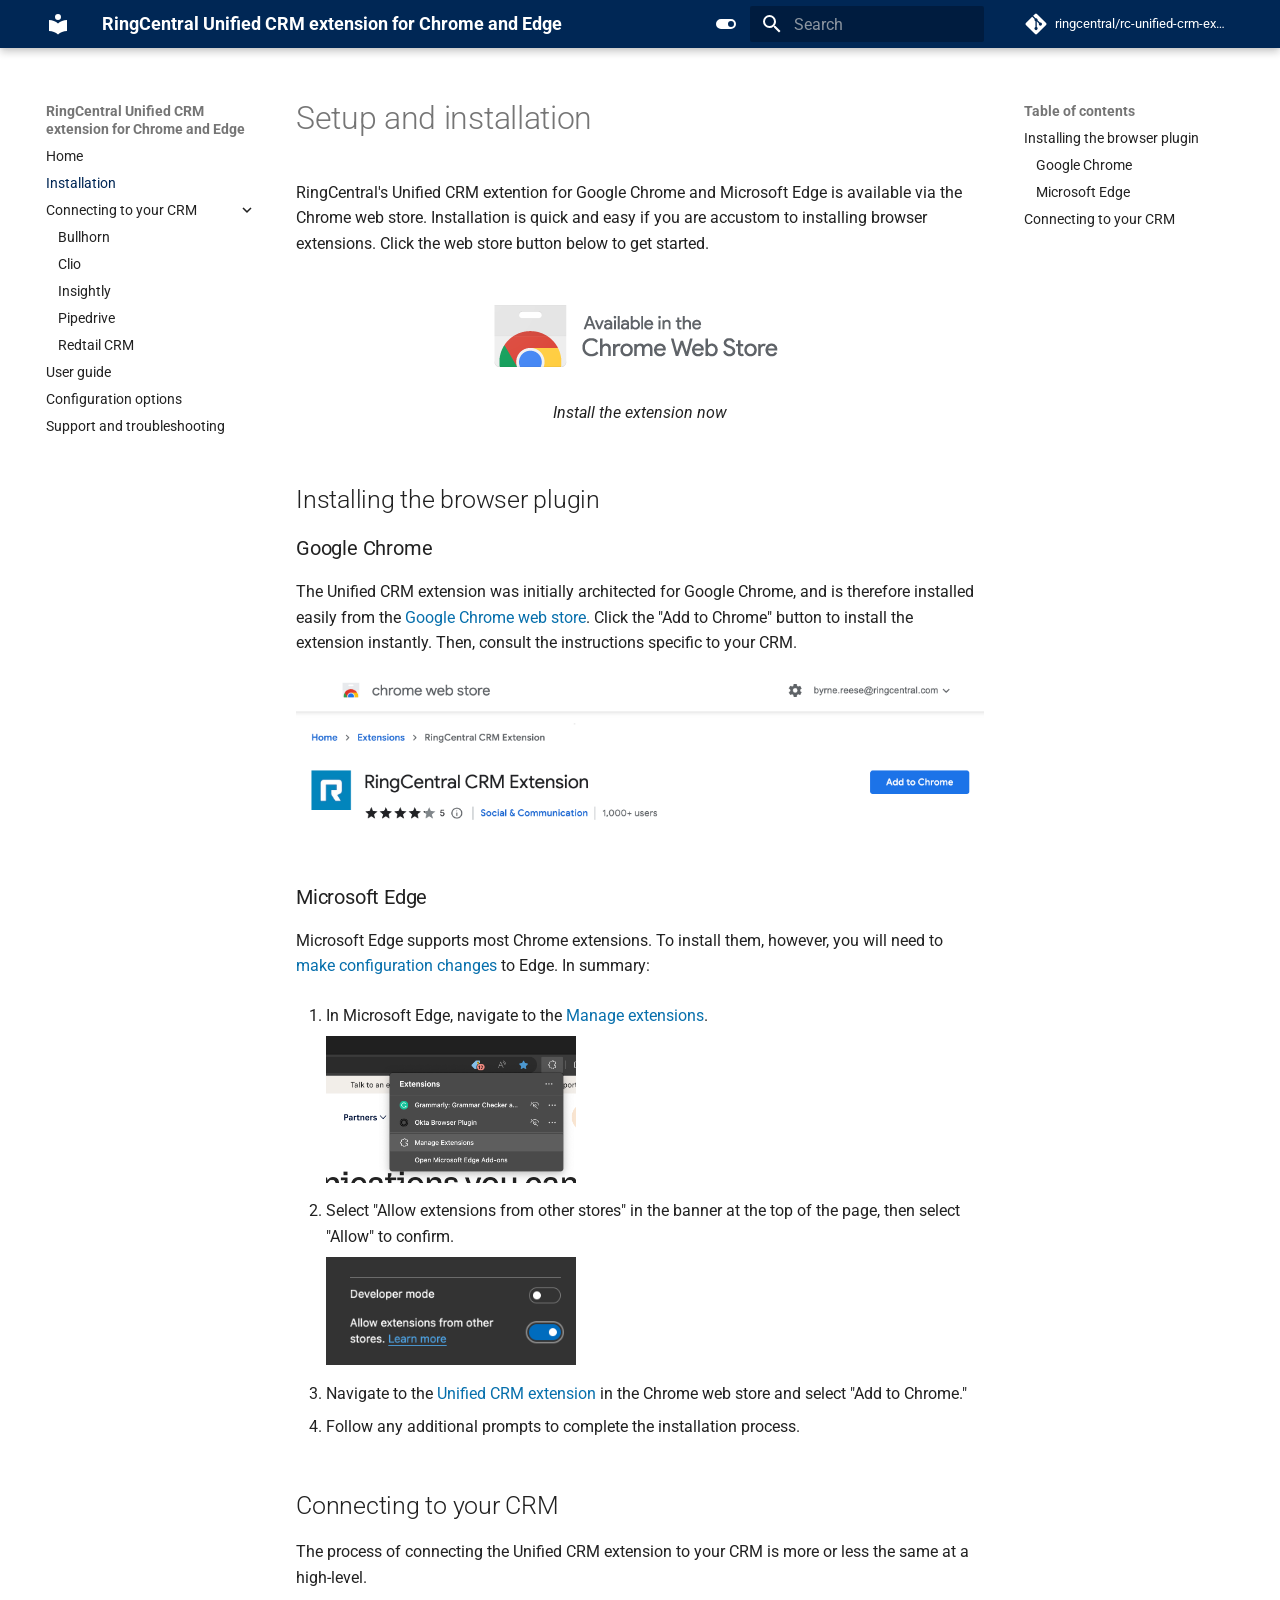
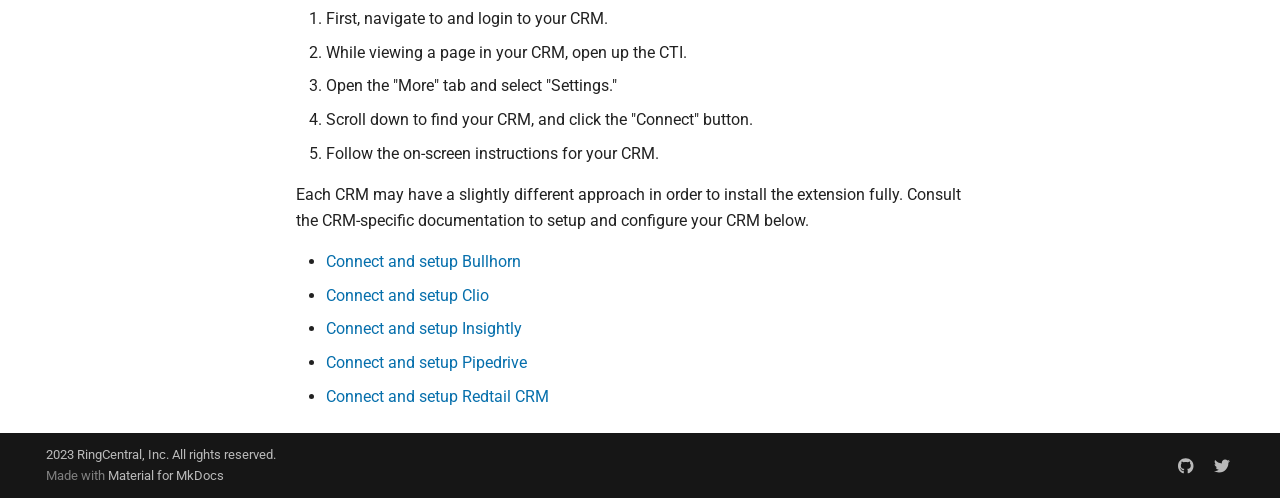
<file: getting-started/index.html>
<!doctype html>
<html lang="en" class="no-js">
  <head>
    
      <meta charset="utf-8">
      <meta name="viewport" content="width=device-width,initial-scale=1">
      
      
      
        <link rel="canonical" href="https://github.com/ringcentral/rc-unified-crm-extension/getting-started/">
      
      
        <link rel="prev" href="..">
      
      
        <link rel="next" href="../bullhorn/">
      
      
      <link rel="icon" href="../assets/images/favicon.png">
      <meta name="generator" content="mkdocs-1.5.3, mkdocs-material-9.5.17">
    
    
      
        <title>Installation - RingCentral Unified CRM extension for Chrome and Edge</title>
      
    
    
      <link rel="stylesheet" href="../assets/stylesheets/main.bcfcd587.min.css">
      
        
        <link rel="stylesheet" href="../assets/stylesheets/palette.06af60db.min.css">
      
      


    
    
      
    
    
      
        
        
        <link rel="preconnect" href="https://fonts.gstatic.com" crossorigin>
        <link rel="stylesheet" href="https://fonts.googleapis.com/css?family=Roboto:300,300i,400,400i,700,700i%7CRoboto+Mono:400,400i,700,700i&display=fallback">
        <style>:root{--md-text-font:"Roboto";--md-code-font:"Roboto Mono"}</style>
      
    
    
      <link rel="stylesheet" href="../extra.css">
    
    <script>__md_scope=new URL("..",location),__md_hash=e=>[...e].reduce((e,_)=>(e<<5)-e+_.charCodeAt(0),0),__md_get=(e,_=localStorage,t=__md_scope)=>JSON.parse(_.getItem(t.pathname+"."+e)),__md_set=(e,_,t=localStorage,a=__md_scope)=>{try{t.setItem(a.pathname+"."+e,JSON.stringify(_))}catch(e){}}</script>
    
      

    
    
    
  </head>
  
  
    
    
      
    
    
    
    
    <body dir="ltr" data-md-color-scheme="default" data-md-color-primary="custom" data-md-color-accent="indigo">
  
    
    <input class="md-toggle" data-md-toggle="drawer" type="checkbox" id="__drawer" autocomplete="off">
    <input class="md-toggle" data-md-toggle="search" type="checkbox" id="__search" autocomplete="off">
    <label class="md-overlay" for="__drawer"></label>
    <div data-md-component="skip">
      
        
        <a href="#setup-and-installation" class="md-skip">
          Skip to content
        </a>
      
    </div>
    <div data-md-component="announce">
      
    </div>
    
    
      

  

<header class="md-header md-header--shadow" data-md-component="header">
  <nav class="md-header__inner md-grid" aria-label="Header">
    <a href=".." title="RingCentral Unified CRM extension for Chrome and Edge" class="md-header__button md-logo" aria-label="RingCentral Unified CRM extension for Chrome and Edge" data-md-component="logo">
      
  
  <svg xmlns="http://www.w3.org/2000/svg" viewBox="0 0 24 24"><path d="M12 8a3 3 0 0 0 3-3 3 3 0 0 0-3-3 3 3 0 0 0-3 3 3 3 0 0 0 3 3m0 3.54C9.64 9.35 6.5 8 3 8v11c3.5 0 6.64 1.35 9 3.54 2.36-2.19 5.5-3.54 9-3.54V8c-3.5 0-6.64 1.35-9 3.54Z"/></svg>

    </a>
    <label class="md-header__button md-icon" for="__drawer">
      
      <svg xmlns="http://www.w3.org/2000/svg" viewBox="0 0 24 24"><path d="M3 6h18v2H3V6m0 5h18v2H3v-2m0 5h18v2H3v-2Z"/></svg>
    </label>
    <div class="md-header__title" data-md-component="header-title">
      <div class="md-header__ellipsis">
        <div class="md-header__topic">
          <span class="md-ellipsis">
            RingCentral Unified CRM extension for Chrome and Edge
          </span>
        </div>
        <div class="md-header__topic" data-md-component="header-topic">
          <span class="md-ellipsis">
            
              Installation
            
          </span>
        </div>
      </div>
    </div>
    
      
        <form class="md-header__option" data-md-component="palette">
  
    
    
    
    <input class="md-option" data-md-color-media="" data-md-color-scheme="default" data-md-color-primary="custom" data-md-color-accent="indigo"  aria-label="Switch to dark mode"  type="radio" name="__palette" id="__palette_0">
    
      <label class="md-header__button md-icon" title="Switch to dark mode" for="__palette_1" hidden>
        <svg xmlns="http://www.w3.org/2000/svg" viewBox="0 0 24 24"><path d="M17 7H7a5 5 0 0 0-5 5 5 5 0 0 0 5 5h10a5 5 0 0 0 5-5 5 5 0 0 0-5-5m0 8a3 3 0 0 1-3-3 3 3 0 0 1 3-3 3 3 0 0 1 3 3 3 3 0 0 1-3 3Z"/></svg>
      </label>
    
  
    
    
    
    <input class="md-option" data-md-color-media="" data-md-color-scheme="slate" data-md-color-primary="black" data-md-color-accent="indigo"  aria-label="Switch to light mode"  type="radio" name="__palette" id="__palette_1">
    
      <label class="md-header__button md-icon" title="Switch to light mode" for="__palette_0" hidden>
        <svg xmlns="http://www.w3.org/2000/svg" viewBox="0 0 24 24"><path d="M17 6H7c-3.31 0-6 2.69-6 6s2.69 6 6 6h10c3.31 0 6-2.69 6-6s-2.69-6-6-6zm0 10H7c-2.21 0-4-1.79-4-4s1.79-4 4-4h10c2.21 0 4 1.79 4 4s-1.79 4-4 4zM7 9c-1.66 0-3 1.34-3 3s1.34 3 3 3 3-1.34 3-3-1.34-3-3-3z"/></svg>
      </label>
    
  
</form>
      
    
    
      <script>var media,input,key,value,palette=__md_get("__palette");if(palette&&palette.color){"(prefers-color-scheme)"===palette.color.media&&(media=matchMedia("(prefers-color-scheme: light)"),input=document.querySelector(media.matches?"[data-md-color-media='(prefers-color-scheme: light)']":"[data-md-color-media='(prefers-color-scheme: dark)']"),palette.color.media=input.getAttribute("data-md-color-media"),palette.color.scheme=input.getAttribute("data-md-color-scheme"),palette.color.primary=input.getAttribute("data-md-color-primary"),palette.color.accent=input.getAttribute("data-md-color-accent"));for([key,value]of Object.entries(palette.color))document.body.setAttribute("data-md-color-"+key,value)}</script>
    
    
    
      <label class="md-header__button md-icon" for="__search">
        
        <svg xmlns="http://www.w3.org/2000/svg" viewBox="0 0 24 24"><path d="M9.5 3A6.5 6.5 0 0 1 16 9.5c0 1.61-.59 3.09-1.56 4.23l.27.27h.79l5 5-1.5 1.5-5-5v-.79l-.27-.27A6.516 6.516 0 0 1 9.5 16 6.5 6.5 0 0 1 3 9.5 6.5 6.5 0 0 1 9.5 3m0 2C7 5 5 7 5 9.5S7 14 9.5 14 14 12 14 9.5 12 5 9.5 5Z"/></svg>
      </label>
      <div class="md-search" data-md-component="search" role="dialog">
  <label class="md-search__overlay" for="__search"></label>
  <div class="md-search__inner" role="search">
    <form class="md-search__form" name="search">
      <input type="text" class="md-search__input" name="query" aria-label="Search" placeholder="Search" autocapitalize="off" autocorrect="off" autocomplete="off" spellcheck="false" data-md-component="search-query" required>
      <label class="md-search__icon md-icon" for="__search">
        
        <svg xmlns="http://www.w3.org/2000/svg" viewBox="0 0 24 24"><path d="M9.5 3A6.5 6.5 0 0 1 16 9.5c0 1.61-.59 3.09-1.56 4.23l.27.27h.79l5 5-1.5 1.5-5-5v-.79l-.27-.27A6.516 6.516 0 0 1 9.5 16 6.5 6.5 0 0 1 3 9.5 6.5 6.5 0 0 1 9.5 3m0 2C7 5 5 7 5 9.5S7 14 9.5 14 14 12 14 9.5 12 5 9.5 5Z"/></svg>
        
        <svg xmlns="http://www.w3.org/2000/svg" viewBox="0 0 24 24"><path d="M20 11v2H8l5.5 5.5-1.42 1.42L4.16 12l7.92-7.92L13.5 5.5 8 11h12Z"/></svg>
      </label>
      <nav class="md-search__options" aria-label="Search">
        
        <button type="reset" class="md-search__icon md-icon" title="Clear" aria-label="Clear" tabindex="-1">
          
          <svg xmlns="http://www.w3.org/2000/svg" viewBox="0 0 24 24"><path d="M19 6.41 17.59 5 12 10.59 6.41 5 5 6.41 10.59 12 5 17.59 6.41 19 12 13.41 17.59 19 19 17.59 13.41 12 19 6.41Z"/></svg>
        </button>
      </nav>
      
    </form>
    <div class="md-search__output">
      <div class="md-search__scrollwrap" data-md-scrollfix>
        <div class="md-search-result" data-md-component="search-result">
          <div class="md-search-result__meta">
            Initializing search
          </div>
          <ol class="md-search-result__list" role="presentation"></ol>
        </div>
      </div>
    </div>
  </div>
</div>
    
    
      <div class="md-header__source">
        <a href="https://github.com/ringcentral/rc-unified-crm-extension" title="Go to repository" class="md-source" data-md-component="source">
  <div class="md-source__icon md-icon">
    
    <svg xmlns="http://www.w3.org/2000/svg" viewBox="0 0 448 512"><!--! Font Awesome Free 6.5.1 by @fontawesome - https://fontawesome.com License - https://fontawesome.com/license/free (Icons: CC BY 4.0, Fonts: SIL OFL 1.1, Code: MIT License) Copyright 2023 Fonticons, Inc.--><path d="M439.55 236.05 244 40.45a28.87 28.87 0 0 0-40.81 0l-40.66 40.63 51.52 51.52c27.06-9.14 52.68 16.77 43.39 43.68l49.66 49.66c34.23-11.8 61.18 31 35.47 56.69-26.49 26.49-70.21-2.87-56-37.34L240.22 199v121.85c25.3 12.54 22.26 41.85 9.08 55a34.34 34.34 0 0 1-48.55 0c-17.57-17.6-11.07-46.91 11.25-56v-123c-20.8-8.51-24.6-30.74-18.64-45L142.57 101 8.45 235.14a28.86 28.86 0 0 0 0 40.81l195.61 195.6a28.86 28.86 0 0 0 40.8 0l194.69-194.69a28.86 28.86 0 0 0 0-40.81z"/></svg>
  </div>
  <div class="md-source__repository">
    ringcentral/rc-unified-crm-extension
  </div>
</a>
      </div>
    
  </nav>
  
</header>
    
    <div class="md-container" data-md-component="container">
      
      
        
          
        
      
      <main class="md-main" data-md-component="main">
        <div class="md-main__inner md-grid">
          
            
              
              <div class="md-sidebar md-sidebar--primary" data-md-component="sidebar" data-md-type="navigation" >
                <div class="md-sidebar__scrollwrap">
                  <div class="md-sidebar__inner">
                    



<nav class="md-nav md-nav--primary" aria-label="Navigation" data-md-level="0">
  <label class="md-nav__title" for="__drawer">
    <a href=".." title="RingCentral Unified CRM extension for Chrome and Edge" class="md-nav__button md-logo" aria-label="RingCentral Unified CRM extension for Chrome and Edge" data-md-component="logo">
      
  
  <svg xmlns="http://www.w3.org/2000/svg" viewBox="0 0 24 24"><path d="M12 8a3 3 0 0 0 3-3 3 3 0 0 0-3-3 3 3 0 0 0-3 3 3 3 0 0 0 3 3m0 3.54C9.64 9.35 6.5 8 3 8v11c3.5 0 6.64 1.35 9 3.54 2.36-2.19 5.5-3.54 9-3.54V8c-3.5 0-6.64 1.35-9 3.54Z"/></svg>

    </a>
    RingCentral Unified CRM extension for Chrome and Edge
  </label>
  
    <div class="md-nav__source">
      <a href="https://github.com/ringcentral/rc-unified-crm-extension" title="Go to repository" class="md-source" data-md-component="source">
  <div class="md-source__icon md-icon">
    
    <svg xmlns="http://www.w3.org/2000/svg" viewBox="0 0 448 512"><!--! Font Awesome Free 6.5.1 by @fontawesome - https://fontawesome.com License - https://fontawesome.com/license/free (Icons: CC BY 4.0, Fonts: SIL OFL 1.1, Code: MIT License) Copyright 2023 Fonticons, Inc.--><path d="M439.55 236.05 244 40.45a28.87 28.87 0 0 0-40.81 0l-40.66 40.63 51.52 51.52c27.06-9.14 52.68 16.77 43.39 43.68l49.66 49.66c34.23-11.8 61.18 31 35.47 56.69-26.49 26.49-70.21-2.87-56-37.34L240.22 199v121.85c25.3 12.54 22.26 41.85 9.08 55a34.34 34.34 0 0 1-48.55 0c-17.57-17.6-11.07-46.91 11.25-56v-123c-20.8-8.51-24.6-30.74-18.64-45L142.57 101 8.45 235.14a28.86 28.86 0 0 0 0 40.81l195.61 195.6a28.86 28.86 0 0 0 40.8 0l194.69-194.69a28.86 28.86 0 0 0 0-40.81z"/></svg>
  </div>
  <div class="md-source__repository">
    ringcentral/rc-unified-crm-extension
  </div>
</a>
    </div>
  
  <ul class="md-nav__list" data-md-scrollfix>
    
      
      
  
  
  
  
    <li class="md-nav__item">
      <a href=".." class="md-nav__link">
        
  
  <span class="md-ellipsis">
    Home
  </span>
  

      </a>
    </li>
  

    
      
      
  
  
    
  
  
  
    <li class="md-nav__item md-nav__item--active">
      
      <input class="md-nav__toggle md-toggle" type="checkbox" id="__toc">
      
      
        
      
      
        <label class="md-nav__link md-nav__link--active" for="__toc">
          
  
  <span class="md-ellipsis">
    Installation
  </span>
  

          <span class="md-nav__icon md-icon"></span>
        </label>
      
      <a href="./" class="md-nav__link md-nav__link--active">
        
  
  <span class="md-ellipsis">
    Installation
  </span>
  

      </a>
      
        

<nav class="md-nav md-nav--secondary" aria-label="Table of contents">
  
  
  
    
  
  
    <label class="md-nav__title" for="__toc">
      <span class="md-nav__icon md-icon"></span>
      Table of contents
    </label>
    <ul class="md-nav__list" data-md-component="toc" data-md-scrollfix>
      
        <li class="md-nav__item">
  <a href="#installing-the-browser-plugin" class="md-nav__link">
    <span class="md-ellipsis">
      Installing the browser plugin
    </span>
  </a>
  
    <nav class="md-nav" aria-label="Installing the browser plugin">
      <ul class="md-nav__list">
        
          <li class="md-nav__item">
  <a href="#google-chrome" class="md-nav__link">
    <span class="md-ellipsis">
      Google Chrome
    </span>
  </a>
  
</li>
        
          <li class="md-nav__item">
  <a href="#microsoft-edge" class="md-nav__link">
    <span class="md-ellipsis">
      Microsoft Edge
    </span>
  </a>
  
</li>
        
      </ul>
    </nav>
  
</li>
      
        <li class="md-nav__item">
  <a href="#connecting-to-your-crm" class="md-nav__link">
    <span class="md-ellipsis">
      Connecting to your CRM
    </span>
  </a>
  
</li>
      
    </ul>
  
</nav>
      
    </li>
  

    
      
      
  
  
  
  
    
    
    
    
    <li class="md-nav__item md-nav__item--nested">
      
        
        
          
        
        <input class="md-nav__toggle md-toggle md-toggle--indeterminate" type="checkbox" id="__nav_3" >
        
          
          <label class="md-nav__link" for="__nav_3" id="__nav_3_label" tabindex="0">
            
  
  <span class="md-ellipsis">
    Connecting to your CRM
  </span>
  

            <span class="md-nav__icon md-icon"></span>
          </label>
        
        <nav class="md-nav" data-md-level="1" aria-labelledby="__nav_3_label" aria-expanded="false">
          <label class="md-nav__title" for="__nav_3">
            <span class="md-nav__icon md-icon"></span>
            Connecting to your CRM
          </label>
          <ul class="md-nav__list" data-md-scrollfix>
            
              
                
  
  
  
  
    <li class="md-nav__item">
      <a href="../bullhorn/" class="md-nav__link">
        
  
  <span class="md-ellipsis">
    Bullhorn
  </span>
  

      </a>
    </li>
  

              
            
              
                
  
  
  
  
    <li class="md-nav__item">
      <a href="../clio/" class="md-nav__link">
        
  
  <span class="md-ellipsis">
    Clio
  </span>
  

      </a>
    </li>
  

              
            
              
                
  
  
  
  
    <li class="md-nav__item">
      <a href="../insightly/" class="md-nav__link">
        
  
  <span class="md-ellipsis">
    Insightly
  </span>
  

      </a>
    </li>
  

              
            
              
                
  
  
  
  
    <li class="md-nav__item">
      <a href="../pipedrive/" class="md-nav__link">
        
  
  <span class="md-ellipsis">
    Pipedrive
  </span>
  

      </a>
    </li>
  

              
            
              
                
  
  
  
  
    <li class="md-nav__item">
      <a href="../redtail/" class="md-nav__link">
        
  
  <span class="md-ellipsis">
    Redtail CRM
  </span>
  

      </a>
    </li>
  

              
            
          </ul>
        </nav>
      
    </li>
  

    
      
      
  
  
  
  
    <li class="md-nav__item">
      <a href="../user-guide/" class="md-nav__link">
        
  
  <span class="md-ellipsis">
    User guide
  </span>
  

      </a>
    </li>
  

    
      
      
  
  
  
  
    <li class="md-nav__item">
      <a href="../configuration/" class="md-nav__link">
        
  
  <span class="md-ellipsis">
    Configuration options
  </span>
  

      </a>
    </li>
  

    
      
      
  
  
  
  
    <li class="md-nav__item">
      <a href="../support/" class="md-nav__link">
        
  
  <span class="md-ellipsis">
    Support and troubleshooting
  </span>
  

      </a>
    </li>
  

    
  </ul>
</nav>
                  </div>
                </div>
              </div>
            
            
              
              <div class="md-sidebar md-sidebar--secondary" data-md-component="sidebar" data-md-type="toc" >
                <div class="md-sidebar__scrollwrap">
                  <div class="md-sidebar__inner">
                    

<nav class="md-nav md-nav--secondary" aria-label="Table of contents">
  
  
  
    
  
  
    <label class="md-nav__title" for="__toc">
      <span class="md-nav__icon md-icon"></span>
      Table of contents
    </label>
    <ul class="md-nav__list" data-md-component="toc" data-md-scrollfix>
      
        <li class="md-nav__item">
  <a href="#installing-the-browser-plugin" class="md-nav__link">
    <span class="md-ellipsis">
      Installing the browser plugin
    </span>
  </a>
  
    <nav class="md-nav" aria-label="Installing the browser plugin">
      <ul class="md-nav__list">
        
          <li class="md-nav__item">
  <a href="#google-chrome" class="md-nav__link">
    <span class="md-ellipsis">
      Google Chrome
    </span>
  </a>
  
</li>
        
          <li class="md-nav__item">
  <a href="#microsoft-edge" class="md-nav__link">
    <span class="md-ellipsis">
      Microsoft Edge
    </span>
  </a>
  
</li>
        
      </ul>
    </nav>
  
</li>
      
        <li class="md-nav__item">
  <a href="#connecting-to-your-crm" class="md-nav__link">
    <span class="md-ellipsis">
      Connecting to your CRM
    </span>
  </a>
  
</li>
      
    </ul>
  
</nav>
                  </div>
                </div>
              </div>
            
          
          
            <div class="md-content" data-md-component="content">
              <article class="md-content__inner md-typeset">
                
                  

  
  


<h1 id="setup-and-installation">Setup and installation</h1>
<p>RingCentral's Unified CRM extention for Google Chrome and Microsoft Edge is available via the Chrome web store. Installation is quick and easy if you are accustom to installing browser extensions. Click the web store button below to get started. </p>
<figure>
<p><a href="https://chromewebstore.google.com/detail/ringcentral-crm-extension/kkhkjhafgdlihndcbnebljipgkandkhh"><img alt="Google Chrome Web store" src="../img/chrome-web-store.png" /></a>
  </p>
<figcaption>Install the extension now</figcaption>
</figure>
<h2 id="installing-the-browser-plugin">Installing the browser plugin</h2>
<h3 id="google-chrome">Google Chrome</h3>
<p>The Unified CRM extension was initially architected for Google Chrome, and is therefore installed easily from the <a href="https://chromewebstore.google.com/detail/ringcentral-crm-extension/kkhkjhafgdlihndcbnebljipgkandkhh">Google Chrome web store</a>. Click the "Add to Chrome" button to install the extension instantly. Then, consult the instructions specific to your CRM.</p>
<p><img alt="Web Store Install" src="../img/web-store-install.png" /></p>
<h3 id="microsoft-edge">Microsoft Edge</h3>
<p>Microsoft Edge supports most Chrome extensions. To install them, however, you will need to <a href="https://support.microsoft.com/en-us/microsoft-edge/add-turn-off-or-remove-extensions-in-microsoft-edge-9c0ec68c-2fbc-2f2c-9ff0-bdc76f46b026">make configuration changes</a> to Edge. In summary:</p>
<ol>
<li>
<p>In Microsoft Edge, navigate to the <a href="edge://extensions/">Manage extensions</a>. </p>
<p><img alt="Extensions menu" src="../img/edge-extensions-menu.png" style="max-width: 250px" /></p>
</li>
<li>
<p>Select "Allow extensions from other stores" in the banner at the top of the page, then select "Allow" to confirm.</p>
<p><img alt="Allow extensions from other stores" src="../img/edge-allow-ext.png" style="max-width: 250px" /></p>
</li>
<li>
<p>Navigate to the <a href="https://chromewebstore.google.com/detail/ringcentral-crm-extension/kkhkjhafgdlihndcbnebljipgkandkhh">Unified CRM extension</a> in the Chrome web store and select "Add to Chrome."</p>
</li>
<li>
<p>Follow any additional prompts to complete the installation process. </p>
</li>
</ol>
<h2 id="connecting-to-your-crm">Connecting to your CRM</h2>
<p>The process of connecting the Unified CRM extension to your CRM is more or less the same at a high-level. </p>
<ol>
<li>First, navigate to and login to your CRM. </li>
<li>While viewing a page in your CRM, open up the CTI.</li>
<li>Open the "More" tab and select "Settings."</li>
<li>Scroll down to find your CRM, and click the "Connect" button. </li>
<li>Follow the on-screen instructions for your CRM. </li>
</ol>
<p>Each CRM may have a slightly different approach in order to install the extension fully. Consult the CRM-specific documentation to setup and configure your CRM below.</p>
<ul>
<li><a href="../bullhorn/">Connect and setup Bullhorn</a></li>
<li><a href="../clio/">Connect and setup Clio</a></li>
<li><a href="../insightly/">Connect and setup Insightly</a></li>
<li><a href="../pipedrive/">Connect and setup Pipedrive</a></li>
<li><a href="../redtail/">Connect and setup Redtail CRM</a></li>
</ul>












                
              </article>
            </div>
          
          
<script>var target=document.getElementById(location.hash.slice(1));target&&target.name&&(target.checked=target.name.startsWith("__tabbed_"))</script>
        </div>
        
      </main>
      
        <footer class="md-footer">
  
  <div class="md-footer-meta md-typeset">
    <div class="md-footer-meta__inner md-grid">
      <div class="md-copyright">
  
    <div class="md-copyright__highlight">
      2023 RingCentral, Inc. All rights reserved.
    </div>
  
  
    Made with
    <a href="https://squidfunk.github.io/mkdocs-material/" target="_blank" rel="noopener">
      Material for MkDocs
    </a>
  
</div>
      
        <div class="md-social">
  
    
    
    
    
      
      
    
    <a href="https://github.com/ringcentral" target="_blank" rel="noopener" title="github.com" class="md-social__link">
      <svg xmlns="http://www.w3.org/2000/svg" viewBox="0 0 496 512"><!--! Font Awesome Free 6.5.1 by @fontawesome - https://fontawesome.com License - https://fontawesome.com/license/free (Icons: CC BY 4.0, Fonts: SIL OFL 1.1, Code: MIT License) Copyright 2023 Fonticons, Inc.--><path d="M165.9 397.4c0 2-2.3 3.6-5.2 3.6-3.3.3-5.6-1.3-5.6-3.6 0-2 2.3-3.6 5.2-3.6 3-.3 5.6 1.3 5.6 3.6zm-31.1-4.5c-.7 2 1.3 4.3 4.3 4.9 2.6 1 5.6 0 6.2-2s-1.3-4.3-4.3-5.2c-2.6-.7-5.5.3-6.2 2.3zm44.2-1.7c-2.9.7-4.9 2.6-4.6 4.9.3 2 2.9 3.3 5.9 2.6 2.9-.7 4.9-2.6 4.6-4.6-.3-1.9-3-3.2-5.9-2.9zM244.8 8C106.1 8 0 113.3 0 252c0 110.9 69.8 205.8 169.5 239.2 12.8 2.3 17.3-5.6 17.3-12.1 0-6.2-.3-40.4-.3-61.4 0 0-70 15-84.7-29.8 0 0-11.4-29.1-27.8-36.6 0 0-22.9-15.7 1.6-15.4 0 0 24.9 2 38.6 25.8 21.9 38.6 58.6 27.5 72.9 20.9 2.3-16 8.8-27.1 16-33.7-55.9-6.2-112.3-14.3-112.3-110.5 0-27.5 7.6-41.3 23.6-58.9-2.6-6.5-11.1-33.3 2.6-67.9 20.9-6.5 69 27 69 27 20-5.6 41.5-8.5 62.8-8.5s42.8 2.9 62.8 8.5c0 0 48.1-33.6 69-27 13.7 34.7 5.2 61.4 2.6 67.9 16 17.7 25.8 31.5 25.8 58.9 0 96.5-58.9 104.2-114.8 110.5 9.2 7.9 17 22.9 17 46.4 0 33.7-.3 75.4-.3 83.6 0 6.5 4.6 14.4 17.3 12.1C428.2 457.8 496 362.9 496 252 496 113.3 383.5 8 244.8 8zM97.2 352.9c-1.3 1-1 3.3.7 5.2 1.6 1.6 3.9 2.3 5.2 1 1.3-1 1-3.3-.7-5.2-1.6-1.6-3.9-2.3-5.2-1zm-10.8-8.1c-.7 1.3.3 2.9 2.3 3.9 1.6 1 3.6.7 4.3-.7.7-1.3-.3-2.9-2.3-3.9-2-.6-3.6-.3-4.3.7zm32.4 35.6c-1.6 1.3-1 4.3 1.3 6.2 2.3 2.3 5.2 2.6 6.5 1 1.3-1.3.7-4.3-1.3-6.2-2.2-2.3-5.2-2.6-6.5-1zm-11.4-14.7c-1.6 1-1.6 3.6 0 5.9 1.6 2.3 4.3 3.3 5.6 2.3 1.6-1.3 1.6-3.9 0-6.2-1.4-2.3-4-3.3-5.6-2z"/></svg>
    </a>
  
    
    
    
    
      
      
    
    <a href="https://twitter.com/ringcentraldevs" target="_blank" rel="noopener" title="twitter.com" class="md-social__link">
      <svg xmlns="http://www.w3.org/2000/svg" viewBox="0 0 512 512"><!--! Font Awesome Free 6.5.1 by @fontawesome - https://fontawesome.com License - https://fontawesome.com/license/free (Icons: CC BY 4.0, Fonts: SIL OFL 1.1, Code: MIT License) Copyright 2023 Fonticons, Inc.--><path d="M459.37 151.716c.325 4.548.325 9.097.325 13.645 0 138.72-105.583 298.558-298.558 298.558-59.452 0-114.68-17.219-161.137-47.106 8.447.974 16.568 1.299 25.34 1.299 49.055 0 94.213-16.568 130.274-44.832-46.132-.975-84.792-31.188-98.112-72.772 6.498.974 12.995 1.624 19.818 1.624 9.421 0 18.843-1.3 27.614-3.573-48.081-9.747-84.143-51.98-84.143-102.985v-1.299c13.969 7.797 30.214 12.67 47.431 13.319-28.264-18.843-46.781-51.005-46.781-87.391 0-19.492 5.197-37.36 14.294-52.954 51.655 63.675 129.3 105.258 216.365 109.807-1.624-7.797-2.599-15.918-2.599-24.04 0-57.828 46.782-104.934 104.934-104.934 30.213 0 57.502 12.67 76.67 33.137 23.715-4.548 46.456-13.32 66.599-25.34-7.798 24.366-24.366 44.833-46.132 57.827 21.117-2.273 41.584-8.122 60.426-16.243-14.292 20.791-32.161 39.308-52.628 54.253z"/></svg>
    </a>
  
</div>
      
    </div>
  </div>
</footer>
      
    </div>
    <div class="md-dialog" data-md-component="dialog">
      <div class="md-dialog__inner md-typeset"></div>
    </div>
    
    
    <script id="__config" type="application/json">{"base": "..", "features": ["navigation.path", "navigation.expand", "search.sharing", "search.highlight"], "search": "../assets/javascripts/workers/search.b8dbb3d2.min.js", "translations": {"clipboard.copied": "Copied to clipboard", "clipboard.copy": "Copy to clipboard", "search.result.more.one": "1 more on this page", "search.result.more.other": "# more on this page", "search.result.none": "No matching documents", "search.result.one": "1 matching document", "search.result.other": "# matching documents", "search.result.placeholder": "Type to start searching", "search.result.term.missing": "Missing", "select.version": "Select version"}}</script>
    
    
      <script src="../assets/javascripts/bundle.1e8ae164.min.js"></script>
      
    
  </body>
</html>
</file>
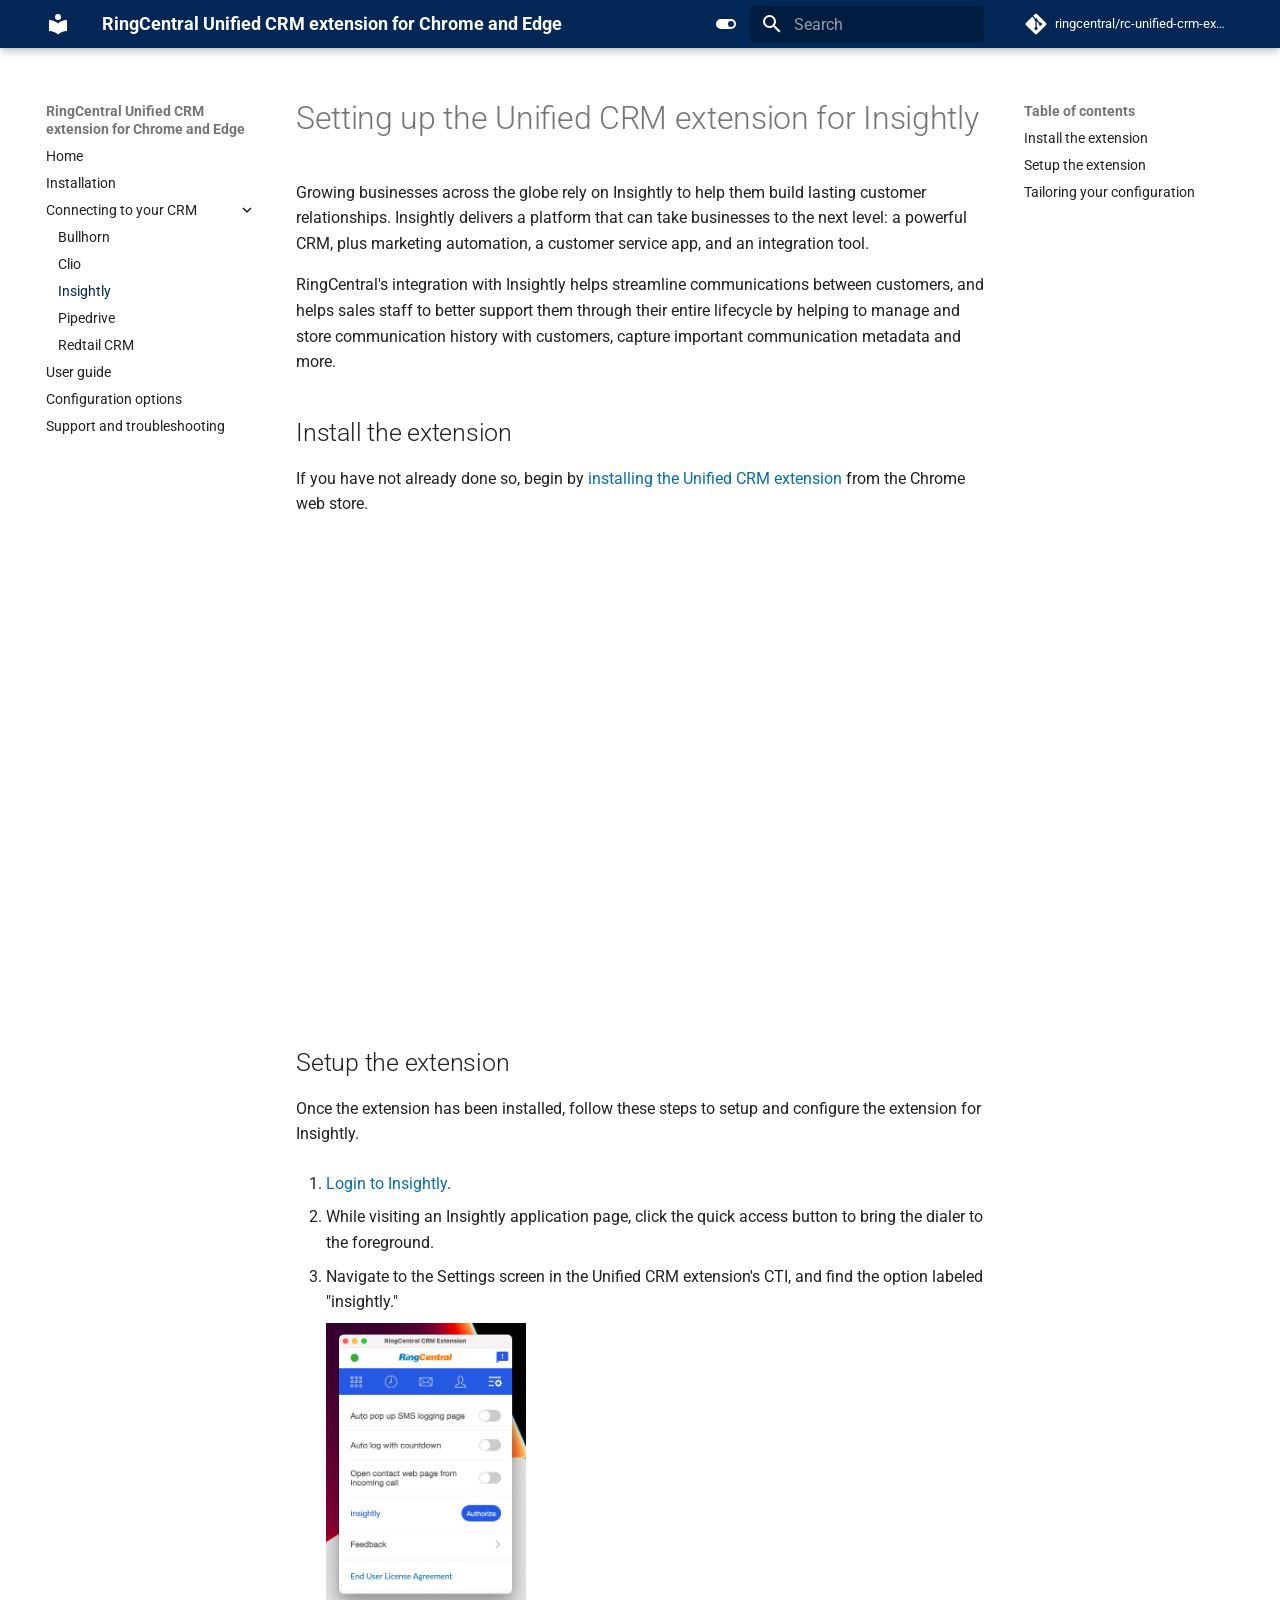
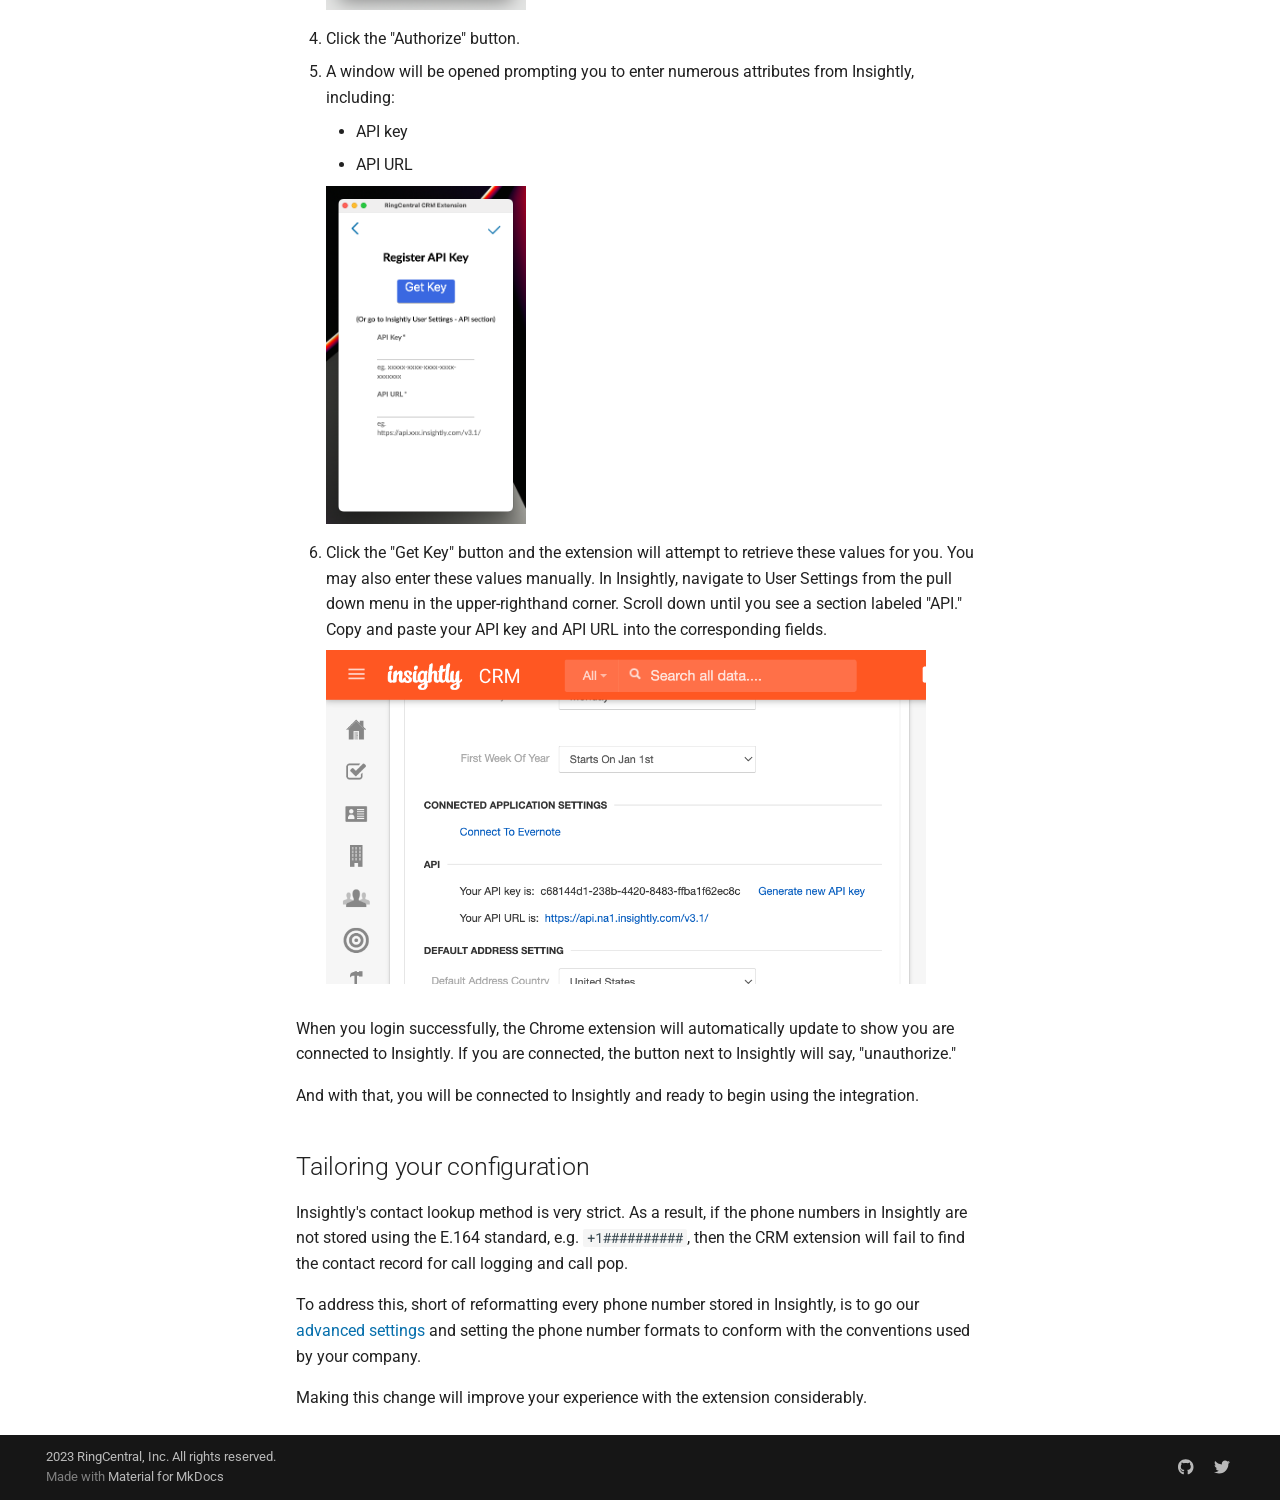
<file: insightly/index.html>
<!doctype html>
<html lang="en" class="no-js">
  <head>
    
      <meta charset="utf-8">
      <meta name="viewport" content="width=device-width,initial-scale=1">
      
      
      
        <link rel="canonical" href="https://github.com/ringcentral/rc-unified-crm-extension/insightly/">
      
      
        <link rel="prev" href="../clio/">
      
      
        <link rel="next" href="../pipedrive/">
      
      
      <link rel="icon" href="../assets/images/favicon.png">
      <meta name="generator" content="mkdocs-1.5.3, mkdocs-material-9.5.17">
    
    
      
        <title>Insightly - RingCentral Unified CRM extension for Chrome and Edge</title>
      
    
    
      <link rel="stylesheet" href="../assets/stylesheets/main.bcfcd587.min.css">
      
        
        <link rel="stylesheet" href="../assets/stylesheets/palette.06af60db.min.css">
      
      


    
    
      
    
    
      
        
        
        <link rel="preconnect" href="https://fonts.gstatic.com" crossorigin>
        <link rel="stylesheet" href="https://fonts.googleapis.com/css?family=Roboto:300,300i,400,400i,700,700i%7CRoboto+Mono:400,400i,700,700i&display=fallback">
        <style>:root{--md-text-font:"Roboto";--md-code-font:"Roboto Mono"}</style>
      
    
    
      <link rel="stylesheet" href="../extra.css">
    
    <script>__md_scope=new URL("..",location),__md_hash=e=>[...e].reduce((e,_)=>(e<<5)-e+_.charCodeAt(0),0),__md_get=(e,_=localStorage,t=__md_scope)=>JSON.parse(_.getItem(t.pathname+"."+e)),__md_set=(e,_,t=localStorage,a=__md_scope)=>{try{t.setItem(a.pathname+"."+e,JSON.stringify(_))}catch(e){}}</script>
    
      

    
    
    
  </head>
  
  
    
    
      
    
    
    
    
    <body dir="ltr" data-md-color-scheme="default" data-md-color-primary="custom" data-md-color-accent="indigo">
  
    
    <input class="md-toggle" data-md-toggle="drawer" type="checkbox" id="__drawer" autocomplete="off">
    <input class="md-toggle" data-md-toggle="search" type="checkbox" id="__search" autocomplete="off">
    <label class="md-overlay" for="__drawer"></label>
    <div data-md-component="skip">
      
        
        <a href="#setting-up-the-unified-crm-extension-for-insightly" class="md-skip">
          Skip to content
        </a>
      
    </div>
    <div data-md-component="announce">
      
    </div>
    
    
      

  

<header class="md-header md-header--shadow" data-md-component="header">
  <nav class="md-header__inner md-grid" aria-label="Header">
    <a href=".." title="RingCentral Unified CRM extension for Chrome and Edge" class="md-header__button md-logo" aria-label="RingCentral Unified CRM extension for Chrome and Edge" data-md-component="logo">
      
  
  <svg xmlns="http://www.w3.org/2000/svg" viewBox="0 0 24 24"><path d="M12 8a3 3 0 0 0 3-3 3 3 0 0 0-3-3 3 3 0 0 0-3 3 3 3 0 0 0 3 3m0 3.54C9.64 9.35 6.5 8 3 8v11c3.5 0 6.64 1.35 9 3.54 2.36-2.19 5.5-3.54 9-3.54V8c-3.5 0-6.64 1.35-9 3.54Z"/></svg>

    </a>
    <label class="md-header__button md-icon" for="__drawer">
      
      <svg xmlns="http://www.w3.org/2000/svg" viewBox="0 0 24 24"><path d="M3 6h18v2H3V6m0 5h18v2H3v-2m0 5h18v2H3v-2Z"/></svg>
    </label>
    <div class="md-header__title" data-md-component="header-title">
      <div class="md-header__ellipsis">
        <div class="md-header__topic">
          <span class="md-ellipsis">
            RingCentral Unified CRM extension for Chrome and Edge
          </span>
        </div>
        <div class="md-header__topic" data-md-component="header-topic">
          <span class="md-ellipsis">
            
              Insightly
            
          </span>
        </div>
      </div>
    </div>
    
      
        <form class="md-header__option" data-md-component="palette">
  
    
    
    
    <input class="md-option" data-md-color-media="" data-md-color-scheme="default" data-md-color-primary="custom" data-md-color-accent="indigo"  aria-label="Switch to dark mode"  type="radio" name="__palette" id="__palette_0">
    
      <label class="md-header__button md-icon" title="Switch to dark mode" for="__palette_1" hidden>
        <svg xmlns="http://www.w3.org/2000/svg" viewBox="0 0 24 24"><path d="M17 7H7a5 5 0 0 0-5 5 5 5 0 0 0 5 5h10a5 5 0 0 0 5-5 5 5 0 0 0-5-5m0 8a3 3 0 0 1-3-3 3 3 0 0 1 3-3 3 3 0 0 1 3 3 3 3 0 0 1-3 3Z"/></svg>
      </label>
    
  
    
    
    
    <input class="md-option" data-md-color-media="" data-md-color-scheme="slate" data-md-color-primary="black" data-md-color-accent="indigo"  aria-label="Switch to light mode"  type="radio" name="__palette" id="__palette_1">
    
      <label class="md-header__button md-icon" title="Switch to light mode" for="__palette_0" hidden>
        <svg xmlns="http://www.w3.org/2000/svg" viewBox="0 0 24 24"><path d="M17 6H7c-3.31 0-6 2.69-6 6s2.69 6 6 6h10c3.31 0 6-2.69 6-6s-2.69-6-6-6zm0 10H7c-2.21 0-4-1.79-4-4s1.79-4 4-4h10c2.21 0 4 1.79 4 4s-1.79 4-4 4zM7 9c-1.66 0-3 1.34-3 3s1.34 3 3 3 3-1.34 3-3-1.34-3-3-3z"/></svg>
      </label>
    
  
</form>
      
    
    
      <script>var media,input,key,value,palette=__md_get("__palette");if(palette&&palette.color){"(prefers-color-scheme)"===palette.color.media&&(media=matchMedia("(prefers-color-scheme: light)"),input=document.querySelector(media.matches?"[data-md-color-media='(prefers-color-scheme: light)']":"[data-md-color-media='(prefers-color-scheme: dark)']"),palette.color.media=input.getAttribute("data-md-color-media"),palette.color.scheme=input.getAttribute("data-md-color-scheme"),palette.color.primary=input.getAttribute("data-md-color-primary"),palette.color.accent=input.getAttribute("data-md-color-accent"));for([key,value]of Object.entries(palette.color))document.body.setAttribute("data-md-color-"+key,value)}</script>
    
    
    
      <label class="md-header__button md-icon" for="__search">
        
        <svg xmlns="http://www.w3.org/2000/svg" viewBox="0 0 24 24"><path d="M9.5 3A6.5 6.5 0 0 1 16 9.5c0 1.61-.59 3.09-1.56 4.23l.27.27h.79l5 5-1.5 1.5-5-5v-.79l-.27-.27A6.516 6.516 0 0 1 9.5 16 6.5 6.5 0 0 1 3 9.5 6.5 6.5 0 0 1 9.5 3m0 2C7 5 5 7 5 9.5S7 14 9.5 14 14 12 14 9.5 12 5 9.5 5Z"/></svg>
      </label>
      <div class="md-search" data-md-component="search" role="dialog">
  <label class="md-search__overlay" for="__search"></label>
  <div class="md-search__inner" role="search">
    <form class="md-search__form" name="search">
      <input type="text" class="md-search__input" name="query" aria-label="Search" placeholder="Search" autocapitalize="off" autocorrect="off" autocomplete="off" spellcheck="false" data-md-component="search-query" required>
      <label class="md-search__icon md-icon" for="__search">
        
        <svg xmlns="http://www.w3.org/2000/svg" viewBox="0 0 24 24"><path d="M9.5 3A6.5 6.5 0 0 1 16 9.5c0 1.61-.59 3.09-1.56 4.23l.27.27h.79l5 5-1.5 1.5-5-5v-.79l-.27-.27A6.516 6.516 0 0 1 9.5 16 6.5 6.5 0 0 1 3 9.5 6.5 6.5 0 0 1 9.5 3m0 2C7 5 5 7 5 9.5S7 14 9.5 14 14 12 14 9.5 12 5 9.5 5Z"/></svg>
        
        <svg xmlns="http://www.w3.org/2000/svg" viewBox="0 0 24 24"><path d="M20 11v2H8l5.5 5.5-1.42 1.42L4.16 12l7.92-7.92L13.5 5.5 8 11h12Z"/></svg>
      </label>
      <nav class="md-search__options" aria-label="Search">
        
        <button type="reset" class="md-search__icon md-icon" title="Clear" aria-label="Clear" tabindex="-1">
          
          <svg xmlns="http://www.w3.org/2000/svg" viewBox="0 0 24 24"><path d="M19 6.41 17.59 5 12 10.59 6.41 5 5 6.41 10.59 12 5 17.59 6.41 19 12 13.41 17.59 19 19 17.59 13.41 12 19 6.41Z"/></svg>
        </button>
      </nav>
      
    </form>
    <div class="md-search__output">
      <div class="md-search__scrollwrap" data-md-scrollfix>
        <div class="md-search-result" data-md-component="search-result">
          <div class="md-search-result__meta">
            Initializing search
          </div>
          <ol class="md-search-result__list" role="presentation"></ol>
        </div>
      </div>
    </div>
  </div>
</div>
    
    
      <div class="md-header__source">
        <a href="https://github.com/ringcentral/rc-unified-crm-extension" title="Go to repository" class="md-source" data-md-component="source">
  <div class="md-source__icon md-icon">
    
    <svg xmlns="http://www.w3.org/2000/svg" viewBox="0 0 448 512"><!--! Font Awesome Free 6.5.1 by @fontawesome - https://fontawesome.com License - https://fontawesome.com/license/free (Icons: CC BY 4.0, Fonts: SIL OFL 1.1, Code: MIT License) Copyright 2023 Fonticons, Inc.--><path d="M439.55 236.05 244 40.45a28.87 28.87 0 0 0-40.81 0l-40.66 40.63 51.52 51.52c27.06-9.14 52.68 16.77 43.39 43.68l49.66 49.66c34.23-11.8 61.18 31 35.47 56.69-26.49 26.49-70.21-2.87-56-37.34L240.22 199v121.85c25.3 12.54 22.26 41.85 9.08 55a34.34 34.34 0 0 1-48.55 0c-17.57-17.6-11.07-46.91 11.25-56v-123c-20.8-8.51-24.6-30.74-18.64-45L142.57 101 8.45 235.14a28.86 28.86 0 0 0 0 40.81l195.61 195.6a28.86 28.86 0 0 0 40.8 0l194.69-194.69a28.86 28.86 0 0 0 0-40.81z"/></svg>
  </div>
  <div class="md-source__repository">
    ringcentral/rc-unified-crm-extension
  </div>
</a>
      </div>
    
  </nav>
  
</header>
    
    <div class="md-container" data-md-component="container">
      
      
        
          
        
      
      <main class="md-main" data-md-component="main">
        <div class="md-main__inner md-grid">
          
            
              
              <div class="md-sidebar md-sidebar--primary" data-md-component="sidebar" data-md-type="navigation" >
                <div class="md-sidebar__scrollwrap">
                  <div class="md-sidebar__inner">
                    



<nav class="md-nav md-nav--primary" aria-label="Navigation" data-md-level="0">
  <label class="md-nav__title" for="__drawer">
    <a href=".." title="RingCentral Unified CRM extension for Chrome and Edge" class="md-nav__button md-logo" aria-label="RingCentral Unified CRM extension for Chrome and Edge" data-md-component="logo">
      
  
  <svg xmlns="http://www.w3.org/2000/svg" viewBox="0 0 24 24"><path d="M12 8a3 3 0 0 0 3-3 3 3 0 0 0-3-3 3 3 0 0 0-3 3 3 3 0 0 0 3 3m0 3.54C9.64 9.35 6.5 8 3 8v11c3.5 0 6.64 1.35 9 3.54 2.36-2.19 5.5-3.54 9-3.54V8c-3.5 0-6.64 1.35-9 3.54Z"/></svg>

    </a>
    RingCentral Unified CRM extension for Chrome and Edge
  </label>
  
    <div class="md-nav__source">
      <a href="https://github.com/ringcentral/rc-unified-crm-extension" title="Go to repository" class="md-source" data-md-component="source">
  <div class="md-source__icon md-icon">
    
    <svg xmlns="http://www.w3.org/2000/svg" viewBox="0 0 448 512"><!--! Font Awesome Free 6.5.1 by @fontawesome - https://fontawesome.com License - https://fontawesome.com/license/free (Icons: CC BY 4.0, Fonts: SIL OFL 1.1, Code: MIT License) Copyright 2023 Fonticons, Inc.--><path d="M439.55 236.05 244 40.45a28.87 28.87 0 0 0-40.81 0l-40.66 40.63 51.52 51.52c27.06-9.14 52.68 16.77 43.39 43.68l49.66 49.66c34.23-11.8 61.18 31 35.47 56.69-26.49 26.49-70.21-2.87-56-37.34L240.22 199v121.85c25.3 12.54 22.26 41.85 9.08 55a34.34 34.34 0 0 1-48.55 0c-17.57-17.6-11.07-46.91 11.25-56v-123c-20.8-8.51-24.6-30.74-18.64-45L142.57 101 8.45 235.14a28.86 28.86 0 0 0 0 40.81l195.61 195.6a28.86 28.86 0 0 0 40.8 0l194.69-194.69a28.86 28.86 0 0 0 0-40.81z"/></svg>
  </div>
  <div class="md-source__repository">
    ringcentral/rc-unified-crm-extension
  </div>
</a>
    </div>
  
  <ul class="md-nav__list" data-md-scrollfix>
    
      
      
  
  
  
  
    <li class="md-nav__item">
      <a href=".." class="md-nav__link">
        
  
  <span class="md-ellipsis">
    Home
  </span>
  

      </a>
    </li>
  

    
      
      
  
  
  
  
    <li class="md-nav__item">
      <a href="../getting-started/" class="md-nav__link">
        
  
  <span class="md-ellipsis">
    Installation
  </span>
  

      </a>
    </li>
  

    
      
      
  
  
    
  
  
  
    
    
    
    
    <li class="md-nav__item md-nav__item--active md-nav__item--nested">
      
        
        
        <input class="md-nav__toggle md-toggle " type="checkbox" id="__nav_3" checked>
        
          
          <label class="md-nav__link" for="__nav_3" id="__nav_3_label" tabindex="0">
            
  
  <span class="md-ellipsis">
    Connecting to your CRM
  </span>
  

            <span class="md-nav__icon md-icon"></span>
          </label>
        
        <nav class="md-nav" data-md-level="1" aria-labelledby="__nav_3_label" aria-expanded="true">
          <label class="md-nav__title" for="__nav_3">
            <span class="md-nav__icon md-icon"></span>
            Connecting to your CRM
          </label>
          <ul class="md-nav__list" data-md-scrollfix>
            
              
                
  
  
  
  
    <li class="md-nav__item">
      <a href="../bullhorn/" class="md-nav__link">
        
  
  <span class="md-ellipsis">
    Bullhorn
  </span>
  

      </a>
    </li>
  

              
            
              
                
  
  
  
  
    <li class="md-nav__item">
      <a href="../clio/" class="md-nav__link">
        
  
  <span class="md-ellipsis">
    Clio
  </span>
  

      </a>
    </li>
  

              
            
              
                
  
  
    
  
  
  
    <li class="md-nav__item md-nav__item--active">
      
      <input class="md-nav__toggle md-toggle" type="checkbox" id="__toc">
      
      
        
      
      
        <label class="md-nav__link md-nav__link--active" for="__toc">
          
  
  <span class="md-ellipsis">
    Insightly
  </span>
  

          <span class="md-nav__icon md-icon"></span>
        </label>
      
      <a href="./" class="md-nav__link md-nav__link--active">
        
  
  <span class="md-ellipsis">
    Insightly
  </span>
  

      </a>
      
        

<nav class="md-nav md-nav--secondary" aria-label="Table of contents">
  
  
  
    
  
  
    <label class="md-nav__title" for="__toc">
      <span class="md-nav__icon md-icon"></span>
      Table of contents
    </label>
    <ul class="md-nav__list" data-md-component="toc" data-md-scrollfix>
      
        <li class="md-nav__item">
  <a href="#install-the-extension" class="md-nav__link">
    <span class="md-ellipsis">
      Install the extension
    </span>
  </a>
  
</li>
      
        <li class="md-nav__item">
  <a href="#setup-the-extension" class="md-nav__link">
    <span class="md-ellipsis">
      Setup the extension
    </span>
  </a>
  
</li>
      
        <li class="md-nav__item">
  <a href="#tailoring-your-configuration" class="md-nav__link">
    <span class="md-ellipsis">
      Tailoring your configuration
    </span>
  </a>
  
</li>
      
    </ul>
  
</nav>
      
    </li>
  

              
            
              
                
  
  
  
  
    <li class="md-nav__item">
      <a href="../pipedrive/" class="md-nav__link">
        
  
  <span class="md-ellipsis">
    Pipedrive
  </span>
  

      </a>
    </li>
  

              
            
              
                
  
  
  
  
    <li class="md-nav__item">
      <a href="../redtail/" class="md-nav__link">
        
  
  <span class="md-ellipsis">
    Redtail CRM
  </span>
  

      </a>
    </li>
  

              
            
          </ul>
        </nav>
      
    </li>
  

    
      
      
  
  
  
  
    <li class="md-nav__item">
      <a href="../user-guide/" class="md-nav__link">
        
  
  <span class="md-ellipsis">
    User guide
  </span>
  

      </a>
    </li>
  

    
      
      
  
  
  
  
    <li class="md-nav__item">
      <a href="../configuration/" class="md-nav__link">
        
  
  <span class="md-ellipsis">
    Configuration options
  </span>
  

      </a>
    </li>
  

    
      
      
  
  
  
  
    <li class="md-nav__item">
      <a href="../support/" class="md-nav__link">
        
  
  <span class="md-ellipsis">
    Support and troubleshooting
  </span>
  

      </a>
    </li>
  

    
  </ul>
</nav>
                  </div>
                </div>
              </div>
            
            
              
              <div class="md-sidebar md-sidebar--secondary" data-md-component="sidebar" data-md-type="toc" >
                <div class="md-sidebar__scrollwrap">
                  <div class="md-sidebar__inner">
                    

<nav class="md-nav md-nav--secondary" aria-label="Table of contents">
  
  
  
    
  
  
    <label class="md-nav__title" for="__toc">
      <span class="md-nav__icon md-icon"></span>
      Table of contents
    </label>
    <ul class="md-nav__list" data-md-component="toc" data-md-scrollfix>
      
        <li class="md-nav__item">
  <a href="#install-the-extension" class="md-nav__link">
    <span class="md-ellipsis">
      Install the extension
    </span>
  </a>
  
</li>
      
        <li class="md-nav__item">
  <a href="#setup-the-extension" class="md-nav__link">
    <span class="md-ellipsis">
      Setup the extension
    </span>
  </a>
  
</li>
      
        <li class="md-nav__item">
  <a href="#tailoring-your-configuration" class="md-nav__link">
    <span class="md-ellipsis">
      Tailoring your configuration
    </span>
  </a>
  
</li>
      
    </ul>
  
</nav>
                  </div>
                </div>
              </div>
            
          
          
            <div class="md-content" data-md-component="content">
              <article class="md-content__inner md-typeset">
                
                  

  
  


<h1 id="setting-up-the-unified-crm-extension-for-insightly">Setting up the Unified CRM extension for Insightly</h1>
<p>Growing businesses across the globe rely on Insightly to help them build lasting customer relationships. Insightly delivers a platform that can take businesses to the next level: a powerful CRM, plus marketing automation, a customer service app, and an integration tool.</p>
<p>RingCentral's integration with Insightly helps streamline communications between customers, and helps sales staff to better support them through their entire lifecycle by helping to manage and store communication history with customers, capture important communication metadata and more.</p>
<h2 id="install-the-extension">Install the extension</h2>
<p>If you have not already done so, begin by <a href="../getting-started/">installing the Unified CRM extension</a> from the Chrome web store. </p>
<iframe width="825" height="464" src="https://www.youtube.com/embed/5hWvVI12UAc?si=IX1PjO__Njki_60i" title="Unified CRM extension for Insightly - quick start" frameborder="0" allow="accelerometer; autoplay; clipboard-write; encrypted-media; gyroscope; picture-in-picture; web-share" allowfullscreen></iframe>

<h2 id="setup-the-extension">Setup the extension</h2>
<p>Once the extension has been installed, follow these steps to setup and configure the extension for Insightly. </p>
<ol>
<li>
<p><a href="https://login.insightly.com/User/Login">Login to Insightly</a>.</p>
</li>
<li>
<p>While visiting an Insightly application page, click the quick access button to bring the dialer to the foreground. </p>
</li>
<li>
<p>Navigate to the Settings screen in the Unified CRM extension's CTI, and find the option labeled "insightly."</p>
<p><img alt="Connect to Insightly" src="../img/insightly-connect.png" style="max-width: 200px" /></p>
</li>
<li>
<p>Click the "Authorize" button. </p>
</li>
<li>
<p>A window will be opened prompting you to enter numerous attributes from Insightly, including:</p>
<ul>
<li>API key</li>
<li>API URL</li>
</ul>
<p><img alt="Connect to Insightly" src="../img/insightly-setup.png" style="max-width: 200px" /></p>
</li>
<li>
<p>Click the "Get Key" button and the extension will attempt to retrieve these values for you. You may also enter these values manually. In Insightly, navigate to User Settings from the pull down menu in the upper-righthand corner. Scroll down until you see a section labeled "API." Copy and paste your API key and API URL into the corresponding fields. </p>
<p><img alt="Insightly API credentials" src="../img/insightly-apicreds.png" style="max-width: 600px" /></p>
</li>
</ol>
<p>When you login successfully, the Chrome extension will automatically update to show you are connected to Insightly. If you are connected, the button next to Insightly will say, "unauthorize."</p>
<p>And with that, you will be connected to Insightly and ready to begin using the integration. </p>
<h2 id="tailoring-your-configuration">Tailoring your configuration</h2>
<p>Insightly's contact lookup method is very strict. As a result, if the phone numbers in Insightly are not stored using the E.164 standard, e.g. <code>+1##########</code>, then the CRM extension will fail to find the contact record for call logging and call pop. </p>
<p>To address this, short of reformatting every phone number stored in Insightly, is to go our <a href="../configuration/#advanced-configuration-options">advanced settings</a> and setting the phone number formats to conform with the conventions used by your company. </p>
<p>Making this change will improve your experience with the extension considerably. </p>












                
              </article>
            </div>
          
          
<script>var target=document.getElementById(location.hash.slice(1));target&&target.name&&(target.checked=target.name.startsWith("__tabbed_"))</script>
        </div>
        
      </main>
      
        <footer class="md-footer">
  
  <div class="md-footer-meta md-typeset">
    <div class="md-footer-meta__inner md-grid">
      <div class="md-copyright">
  
    <div class="md-copyright__highlight">
      2023 RingCentral, Inc. All rights reserved.
    </div>
  
  
    Made with
    <a href="https://squidfunk.github.io/mkdocs-material/" target="_blank" rel="noopener">
      Material for MkDocs
    </a>
  
</div>
      
        <div class="md-social">
  
    
    
    
    
      
      
    
    <a href="https://github.com/ringcentral" target="_blank" rel="noopener" title="github.com" class="md-social__link">
      <svg xmlns="http://www.w3.org/2000/svg" viewBox="0 0 496 512"><!--! Font Awesome Free 6.5.1 by @fontawesome - https://fontawesome.com License - https://fontawesome.com/license/free (Icons: CC BY 4.0, Fonts: SIL OFL 1.1, Code: MIT License) Copyright 2023 Fonticons, Inc.--><path d="M165.9 397.4c0 2-2.3 3.6-5.2 3.6-3.3.3-5.6-1.3-5.6-3.6 0-2 2.3-3.6 5.2-3.6 3-.3 5.6 1.3 5.6 3.6zm-31.1-4.5c-.7 2 1.3 4.3 4.3 4.9 2.6 1 5.6 0 6.2-2s-1.3-4.3-4.3-5.2c-2.6-.7-5.5.3-6.2 2.3zm44.2-1.7c-2.9.7-4.9 2.6-4.6 4.9.3 2 2.9 3.3 5.9 2.6 2.9-.7 4.9-2.6 4.6-4.6-.3-1.9-3-3.2-5.9-2.9zM244.8 8C106.1 8 0 113.3 0 252c0 110.9 69.8 205.8 169.5 239.2 12.8 2.3 17.3-5.6 17.3-12.1 0-6.2-.3-40.4-.3-61.4 0 0-70 15-84.7-29.8 0 0-11.4-29.1-27.8-36.6 0 0-22.9-15.7 1.6-15.4 0 0 24.9 2 38.6 25.8 21.9 38.6 58.6 27.5 72.9 20.9 2.3-16 8.8-27.1 16-33.7-55.9-6.2-112.3-14.3-112.3-110.5 0-27.5 7.6-41.3 23.6-58.9-2.6-6.5-11.1-33.3 2.6-67.9 20.9-6.5 69 27 69 27 20-5.6 41.5-8.5 62.8-8.5s42.8 2.9 62.8 8.5c0 0 48.1-33.6 69-27 13.7 34.7 5.2 61.4 2.6 67.9 16 17.7 25.8 31.5 25.8 58.9 0 96.5-58.9 104.2-114.8 110.5 9.2 7.9 17 22.9 17 46.4 0 33.7-.3 75.4-.3 83.6 0 6.5 4.6 14.4 17.3 12.1C428.2 457.8 496 362.9 496 252 496 113.3 383.5 8 244.8 8zM97.2 352.9c-1.3 1-1 3.3.7 5.2 1.6 1.6 3.9 2.3 5.2 1 1.3-1 1-3.3-.7-5.2-1.6-1.6-3.9-2.3-5.2-1zm-10.8-8.1c-.7 1.3.3 2.9 2.3 3.9 1.6 1 3.6.7 4.3-.7.7-1.3-.3-2.9-2.3-3.9-2-.6-3.6-.3-4.3.7zm32.4 35.6c-1.6 1.3-1 4.3 1.3 6.2 2.3 2.3 5.2 2.6 6.5 1 1.3-1.3.7-4.3-1.3-6.2-2.2-2.3-5.2-2.6-6.5-1zm-11.4-14.7c-1.6 1-1.6 3.6 0 5.9 1.6 2.3 4.3 3.3 5.6 2.3 1.6-1.3 1.6-3.9 0-6.2-1.4-2.3-4-3.3-5.6-2z"/></svg>
    </a>
  
    
    
    
    
      
      
    
    <a href="https://twitter.com/ringcentraldevs" target="_blank" rel="noopener" title="twitter.com" class="md-social__link">
      <svg xmlns="http://www.w3.org/2000/svg" viewBox="0 0 512 512"><!--! Font Awesome Free 6.5.1 by @fontawesome - https://fontawesome.com License - https://fontawesome.com/license/free (Icons: CC BY 4.0, Fonts: SIL OFL 1.1, Code: MIT License) Copyright 2023 Fonticons, Inc.--><path d="M459.37 151.716c.325 4.548.325 9.097.325 13.645 0 138.72-105.583 298.558-298.558 298.558-59.452 0-114.68-17.219-161.137-47.106 8.447.974 16.568 1.299 25.34 1.299 49.055 0 94.213-16.568 130.274-44.832-46.132-.975-84.792-31.188-98.112-72.772 6.498.974 12.995 1.624 19.818 1.624 9.421 0 18.843-1.3 27.614-3.573-48.081-9.747-84.143-51.98-84.143-102.985v-1.299c13.969 7.797 30.214 12.67 47.431 13.319-28.264-18.843-46.781-51.005-46.781-87.391 0-19.492 5.197-37.36 14.294-52.954 51.655 63.675 129.3 105.258 216.365 109.807-1.624-7.797-2.599-15.918-2.599-24.04 0-57.828 46.782-104.934 104.934-104.934 30.213 0 57.502 12.67 76.67 33.137 23.715-4.548 46.456-13.32 66.599-25.34-7.798 24.366-24.366 44.833-46.132 57.827 21.117-2.273 41.584-8.122 60.426-16.243-14.292 20.791-32.161 39.308-52.628 54.253z"/></svg>
    </a>
  
</div>
      
    </div>
  </div>
</footer>
      
    </div>
    <div class="md-dialog" data-md-component="dialog">
      <div class="md-dialog__inner md-typeset"></div>
    </div>
    
    
    <script id="__config" type="application/json">{"base": "..", "features": ["navigation.path", "navigation.expand", "search.sharing", "search.highlight"], "search": "../assets/javascripts/workers/search.b8dbb3d2.min.js", "translations": {"clipboard.copied": "Copied to clipboard", "clipboard.copy": "Copy to clipboard", "search.result.more.one": "1 more on this page", "search.result.more.other": "# more on this page", "search.result.none": "No matching documents", "search.result.one": "1 matching document", "search.result.other": "# matching documents", "search.result.placeholder": "Type to start searching", "search.result.term.missing": "Missing", "select.version": "Select version"}}</script>
    
    
      <script src="../assets/javascripts/bundle.1e8ae164.min.js"></script>
      
    
  </body>
</html>
</file>
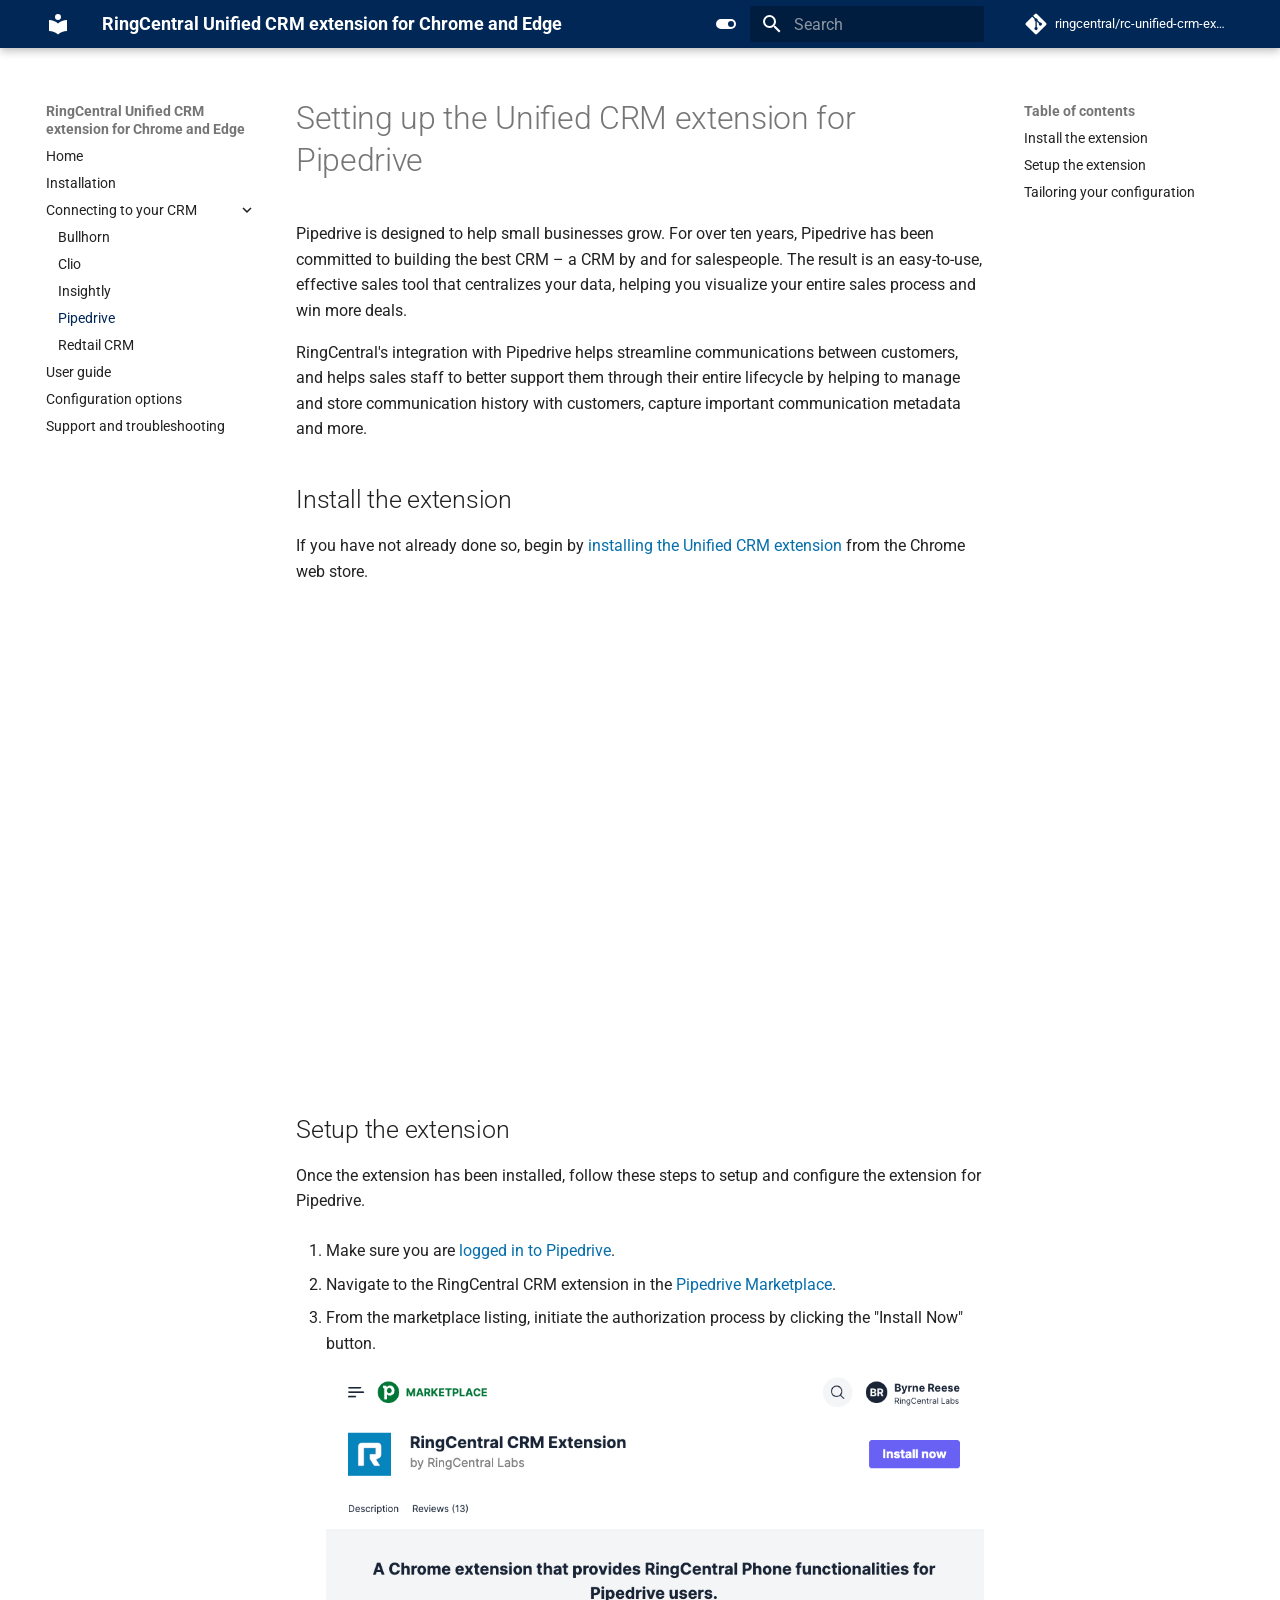
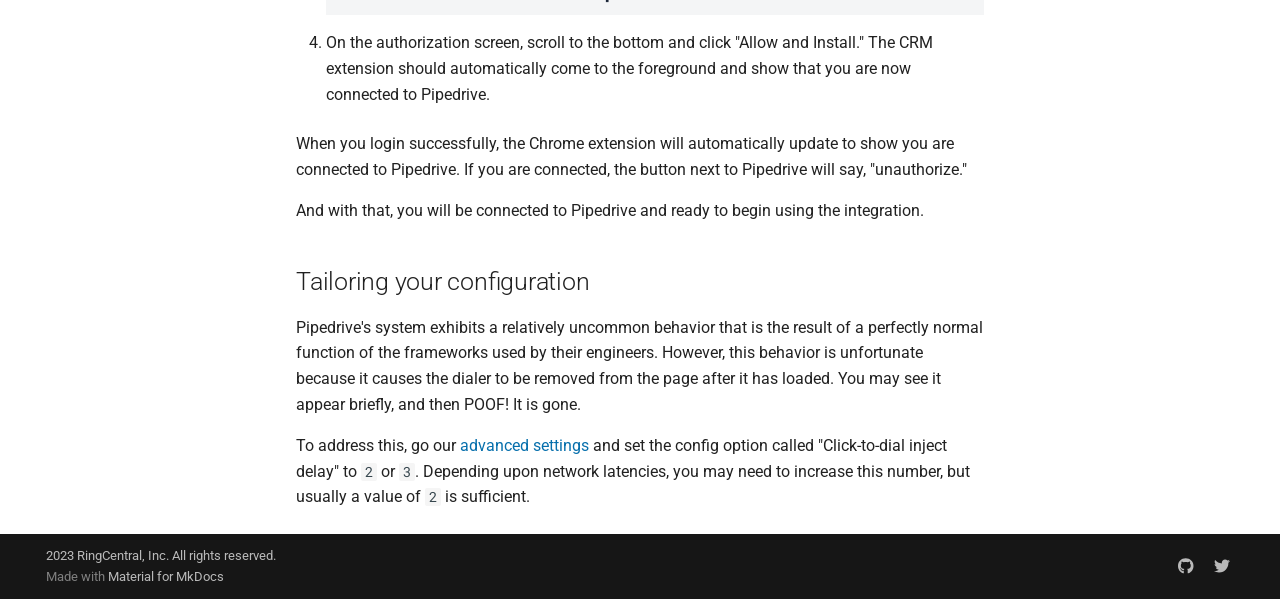
<file: pipedrive/index.html>
<!doctype html>
<html lang="en" class="no-js">
  <head>
    
      <meta charset="utf-8">
      <meta name="viewport" content="width=device-width,initial-scale=1">
      
      
      
        <link rel="canonical" href="https://github.com/ringcentral/rc-unified-crm-extension/pipedrive/">
      
      
        <link rel="prev" href="../insightly/">
      
      
        <link rel="next" href="../redtail/">
      
      
      <link rel="icon" href="../assets/images/favicon.png">
      <meta name="generator" content="mkdocs-1.5.3, mkdocs-material-9.5.17">
    
    
      
        <title>Pipedrive - RingCentral Unified CRM extension for Chrome and Edge</title>
      
    
    
      <link rel="stylesheet" href="../assets/stylesheets/main.bcfcd587.min.css">
      
        
        <link rel="stylesheet" href="../assets/stylesheets/palette.06af60db.min.css">
      
      


    
    
      
    
    
      
        
        
        <link rel="preconnect" href="https://fonts.gstatic.com" crossorigin>
        <link rel="stylesheet" href="https://fonts.googleapis.com/css?family=Roboto:300,300i,400,400i,700,700i%7CRoboto+Mono:400,400i,700,700i&display=fallback">
        <style>:root{--md-text-font:"Roboto";--md-code-font:"Roboto Mono"}</style>
      
    
    
      <link rel="stylesheet" href="../extra.css">
    
    <script>__md_scope=new URL("..",location),__md_hash=e=>[...e].reduce((e,_)=>(e<<5)-e+_.charCodeAt(0),0),__md_get=(e,_=localStorage,t=__md_scope)=>JSON.parse(_.getItem(t.pathname+"."+e)),__md_set=(e,_,t=localStorage,a=__md_scope)=>{try{t.setItem(a.pathname+"."+e,JSON.stringify(_))}catch(e){}}</script>
    
      

    
    
    
  </head>
  
  
    
    
      
    
    
    
    
    <body dir="ltr" data-md-color-scheme="default" data-md-color-primary="custom" data-md-color-accent="indigo">
  
    
    <input class="md-toggle" data-md-toggle="drawer" type="checkbox" id="__drawer" autocomplete="off">
    <input class="md-toggle" data-md-toggle="search" type="checkbox" id="__search" autocomplete="off">
    <label class="md-overlay" for="__drawer"></label>
    <div data-md-component="skip">
      
        
        <a href="#setting-up-the-unified-crm-extension-for-pipedrive" class="md-skip">
          Skip to content
        </a>
      
    </div>
    <div data-md-component="announce">
      
    </div>
    
    
      

  

<header class="md-header md-header--shadow" data-md-component="header">
  <nav class="md-header__inner md-grid" aria-label="Header">
    <a href=".." title="RingCentral Unified CRM extension for Chrome and Edge" class="md-header__button md-logo" aria-label="RingCentral Unified CRM extension for Chrome and Edge" data-md-component="logo">
      
  
  <svg xmlns="http://www.w3.org/2000/svg" viewBox="0 0 24 24"><path d="M12 8a3 3 0 0 0 3-3 3 3 0 0 0-3-3 3 3 0 0 0-3 3 3 3 0 0 0 3 3m0 3.54C9.64 9.35 6.5 8 3 8v11c3.5 0 6.64 1.35 9 3.54 2.36-2.19 5.5-3.54 9-3.54V8c-3.5 0-6.64 1.35-9 3.54Z"/></svg>

    </a>
    <label class="md-header__button md-icon" for="__drawer">
      
      <svg xmlns="http://www.w3.org/2000/svg" viewBox="0 0 24 24"><path d="M3 6h18v2H3V6m0 5h18v2H3v-2m0 5h18v2H3v-2Z"/></svg>
    </label>
    <div class="md-header__title" data-md-component="header-title">
      <div class="md-header__ellipsis">
        <div class="md-header__topic">
          <span class="md-ellipsis">
            RingCentral Unified CRM extension for Chrome and Edge
          </span>
        </div>
        <div class="md-header__topic" data-md-component="header-topic">
          <span class="md-ellipsis">
            
              Pipedrive
            
          </span>
        </div>
      </div>
    </div>
    
      
        <form class="md-header__option" data-md-component="palette">
  
    
    
    
    <input class="md-option" data-md-color-media="" data-md-color-scheme="default" data-md-color-primary="custom" data-md-color-accent="indigo"  aria-label="Switch to dark mode"  type="radio" name="__palette" id="__palette_0">
    
      <label class="md-header__button md-icon" title="Switch to dark mode" for="__palette_1" hidden>
        <svg xmlns="http://www.w3.org/2000/svg" viewBox="0 0 24 24"><path d="M17 7H7a5 5 0 0 0-5 5 5 5 0 0 0 5 5h10a5 5 0 0 0 5-5 5 5 0 0 0-5-5m0 8a3 3 0 0 1-3-3 3 3 0 0 1 3-3 3 3 0 0 1 3 3 3 3 0 0 1-3 3Z"/></svg>
      </label>
    
  
    
    
    
    <input class="md-option" data-md-color-media="" data-md-color-scheme="slate" data-md-color-primary="black" data-md-color-accent="indigo"  aria-label="Switch to light mode"  type="radio" name="__palette" id="__palette_1">
    
      <label class="md-header__button md-icon" title="Switch to light mode" for="__palette_0" hidden>
        <svg xmlns="http://www.w3.org/2000/svg" viewBox="0 0 24 24"><path d="M17 6H7c-3.31 0-6 2.69-6 6s2.69 6 6 6h10c3.31 0 6-2.69 6-6s-2.69-6-6-6zm0 10H7c-2.21 0-4-1.79-4-4s1.79-4 4-4h10c2.21 0 4 1.79 4 4s-1.79 4-4 4zM7 9c-1.66 0-3 1.34-3 3s1.34 3 3 3 3-1.34 3-3-1.34-3-3-3z"/></svg>
      </label>
    
  
</form>
      
    
    
      <script>var media,input,key,value,palette=__md_get("__palette");if(palette&&palette.color){"(prefers-color-scheme)"===palette.color.media&&(media=matchMedia("(prefers-color-scheme: light)"),input=document.querySelector(media.matches?"[data-md-color-media='(prefers-color-scheme: light)']":"[data-md-color-media='(prefers-color-scheme: dark)']"),palette.color.media=input.getAttribute("data-md-color-media"),palette.color.scheme=input.getAttribute("data-md-color-scheme"),palette.color.primary=input.getAttribute("data-md-color-primary"),palette.color.accent=input.getAttribute("data-md-color-accent"));for([key,value]of Object.entries(palette.color))document.body.setAttribute("data-md-color-"+key,value)}</script>
    
    
    
      <label class="md-header__button md-icon" for="__search">
        
        <svg xmlns="http://www.w3.org/2000/svg" viewBox="0 0 24 24"><path d="M9.5 3A6.5 6.5 0 0 1 16 9.5c0 1.61-.59 3.09-1.56 4.23l.27.27h.79l5 5-1.5 1.5-5-5v-.79l-.27-.27A6.516 6.516 0 0 1 9.5 16 6.5 6.5 0 0 1 3 9.5 6.5 6.5 0 0 1 9.5 3m0 2C7 5 5 7 5 9.5S7 14 9.5 14 14 12 14 9.5 12 5 9.5 5Z"/></svg>
      </label>
      <div class="md-search" data-md-component="search" role="dialog">
  <label class="md-search__overlay" for="__search"></label>
  <div class="md-search__inner" role="search">
    <form class="md-search__form" name="search">
      <input type="text" class="md-search__input" name="query" aria-label="Search" placeholder="Search" autocapitalize="off" autocorrect="off" autocomplete="off" spellcheck="false" data-md-component="search-query" required>
      <label class="md-search__icon md-icon" for="__search">
        
        <svg xmlns="http://www.w3.org/2000/svg" viewBox="0 0 24 24"><path d="M9.5 3A6.5 6.5 0 0 1 16 9.5c0 1.61-.59 3.09-1.56 4.23l.27.27h.79l5 5-1.5 1.5-5-5v-.79l-.27-.27A6.516 6.516 0 0 1 9.5 16 6.5 6.5 0 0 1 3 9.5 6.5 6.5 0 0 1 9.5 3m0 2C7 5 5 7 5 9.5S7 14 9.5 14 14 12 14 9.5 12 5 9.5 5Z"/></svg>
        
        <svg xmlns="http://www.w3.org/2000/svg" viewBox="0 0 24 24"><path d="M20 11v2H8l5.5 5.5-1.42 1.42L4.16 12l7.92-7.92L13.5 5.5 8 11h12Z"/></svg>
      </label>
      <nav class="md-search__options" aria-label="Search">
        
        <button type="reset" class="md-search__icon md-icon" title="Clear" aria-label="Clear" tabindex="-1">
          
          <svg xmlns="http://www.w3.org/2000/svg" viewBox="0 0 24 24"><path d="M19 6.41 17.59 5 12 10.59 6.41 5 5 6.41 10.59 12 5 17.59 6.41 19 12 13.41 17.59 19 19 17.59 13.41 12 19 6.41Z"/></svg>
        </button>
      </nav>
      
    </form>
    <div class="md-search__output">
      <div class="md-search__scrollwrap" data-md-scrollfix>
        <div class="md-search-result" data-md-component="search-result">
          <div class="md-search-result__meta">
            Initializing search
          </div>
          <ol class="md-search-result__list" role="presentation"></ol>
        </div>
      </div>
    </div>
  </div>
</div>
    
    
      <div class="md-header__source">
        <a href="https://github.com/ringcentral/rc-unified-crm-extension" title="Go to repository" class="md-source" data-md-component="source">
  <div class="md-source__icon md-icon">
    
    <svg xmlns="http://www.w3.org/2000/svg" viewBox="0 0 448 512"><!--! Font Awesome Free 6.5.1 by @fontawesome - https://fontawesome.com License - https://fontawesome.com/license/free (Icons: CC BY 4.0, Fonts: SIL OFL 1.1, Code: MIT License) Copyright 2023 Fonticons, Inc.--><path d="M439.55 236.05 244 40.45a28.87 28.87 0 0 0-40.81 0l-40.66 40.63 51.52 51.52c27.06-9.14 52.68 16.77 43.39 43.68l49.66 49.66c34.23-11.8 61.18 31 35.47 56.69-26.49 26.49-70.21-2.87-56-37.34L240.22 199v121.85c25.3 12.54 22.26 41.85 9.08 55a34.34 34.34 0 0 1-48.55 0c-17.57-17.6-11.07-46.91 11.25-56v-123c-20.8-8.51-24.6-30.74-18.64-45L142.57 101 8.45 235.14a28.86 28.86 0 0 0 0 40.81l195.61 195.6a28.86 28.86 0 0 0 40.8 0l194.69-194.69a28.86 28.86 0 0 0 0-40.81z"/></svg>
  </div>
  <div class="md-source__repository">
    ringcentral/rc-unified-crm-extension
  </div>
</a>
      </div>
    
  </nav>
  
</header>
    
    <div class="md-container" data-md-component="container">
      
      
        
          
        
      
      <main class="md-main" data-md-component="main">
        <div class="md-main__inner md-grid">
          
            
              
              <div class="md-sidebar md-sidebar--primary" data-md-component="sidebar" data-md-type="navigation" >
                <div class="md-sidebar__scrollwrap">
                  <div class="md-sidebar__inner">
                    



<nav class="md-nav md-nav--primary" aria-label="Navigation" data-md-level="0">
  <label class="md-nav__title" for="__drawer">
    <a href=".." title="RingCentral Unified CRM extension for Chrome and Edge" class="md-nav__button md-logo" aria-label="RingCentral Unified CRM extension for Chrome and Edge" data-md-component="logo">
      
  
  <svg xmlns="http://www.w3.org/2000/svg" viewBox="0 0 24 24"><path d="M12 8a3 3 0 0 0 3-3 3 3 0 0 0-3-3 3 3 0 0 0-3 3 3 3 0 0 0 3 3m0 3.54C9.64 9.35 6.5 8 3 8v11c3.5 0 6.64 1.35 9 3.54 2.36-2.19 5.5-3.54 9-3.54V8c-3.5 0-6.64 1.35-9 3.54Z"/></svg>

    </a>
    RingCentral Unified CRM extension for Chrome and Edge
  </label>
  
    <div class="md-nav__source">
      <a href="https://github.com/ringcentral/rc-unified-crm-extension" title="Go to repository" class="md-source" data-md-component="source">
  <div class="md-source__icon md-icon">
    
    <svg xmlns="http://www.w3.org/2000/svg" viewBox="0 0 448 512"><!--! Font Awesome Free 6.5.1 by @fontawesome - https://fontawesome.com License - https://fontawesome.com/license/free (Icons: CC BY 4.0, Fonts: SIL OFL 1.1, Code: MIT License) Copyright 2023 Fonticons, Inc.--><path d="M439.55 236.05 244 40.45a28.87 28.87 0 0 0-40.81 0l-40.66 40.63 51.52 51.52c27.06-9.14 52.68 16.77 43.39 43.68l49.66 49.66c34.23-11.8 61.18 31 35.47 56.69-26.49 26.49-70.21-2.87-56-37.34L240.22 199v121.85c25.3 12.54 22.26 41.85 9.08 55a34.34 34.34 0 0 1-48.55 0c-17.57-17.6-11.07-46.91 11.25-56v-123c-20.8-8.51-24.6-30.74-18.64-45L142.57 101 8.45 235.14a28.86 28.86 0 0 0 0 40.81l195.61 195.6a28.86 28.86 0 0 0 40.8 0l194.69-194.69a28.86 28.86 0 0 0 0-40.81z"/></svg>
  </div>
  <div class="md-source__repository">
    ringcentral/rc-unified-crm-extension
  </div>
</a>
    </div>
  
  <ul class="md-nav__list" data-md-scrollfix>
    
      
      
  
  
  
  
    <li class="md-nav__item">
      <a href=".." class="md-nav__link">
        
  
  <span class="md-ellipsis">
    Home
  </span>
  

      </a>
    </li>
  

    
      
      
  
  
  
  
    <li class="md-nav__item">
      <a href="../getting-started/" class="md-nav__link">
        
  
  <span class="md-ellipsis">
    Installation
  </span>
  

      </a>
    </li>
  

    
      
      
  
  
    
  
  
  
    
    
    
    
    <li class="md-nav__item md-nav__item--active md-nav__item--nested">
      
        
        
        <input class="md-nav__toggle md-toggle " type="checkbox" id="__nav_3" checked>
        
          
          <label class="md-nav__link" for="__nav_3" id="__nav_3_label" tabindex="0">
            
  
  <span class="md-ellipsis">
    Connecting to your CRM
  </span>
  

            <span class="md-nav__icon md-icon"></span>
          </label>
        
        <nav class="md-nav" data-md-level="1" aria-labelledby="__nav_3_label" aria-expanded="true">
          <label class="md-nav__title" for="__nav_3">
            <span class="md-nav__icon md-icon"></span>
            Connecting to your CRM
          </label>
          <ul class="md-nav__list" data-md-scrollfix>
            
              
                
  
  
  
  
    <li class="md-nav__item">
      <a href="../bullhorn/" class="md-nav__link">
        
  
  <span class="md-ellipsis">
    Bullhorn
  </span>
  

      </a>
    </li>
  

              
            
              
                
  
  
  
  
    <li class="md-nav__item">
      <a href="../clio/" class="md-nav__link">
        
  
  <span class="md-ellipsis">
    Clio
  </span>
  

      </a>
    </li>
  

              
            
              
                
  
  
  
  
    <li class="md-nav__item">
      <a href="../insightly/" class="md-nav__link">
        
  
  <span class="md-ellipsis">
    Insightly
  </span>
  

      </a>
    </li>
  

              
            
              
                
  
  
    
  
  
  
    <li class="md-nav__item md-nav__item--active">
      
      <input class="md-nav__toggle md-toggle" type="checkbox" id="__toc">
      
      
        
      
      
        <label class="md-nav__link md-nav__link--active" for="__toc">
          
  
  <span class="md-ellipsis">
    Pipedrive
  </span>
  

          <span class="md-nav__icon md-icon"></span>
        </label>
      
      <a href="./" class="md-nav__link md-nav__link--active">
        
  
  <span class="md-ellipsis">
    Pipedrive
  </span>
  

      </a>
      
        

<nav class="md-nav md-nav--secondary" aria-label="Table of contents">
  
  
  
    
  
  
    <label class="md-nav__title" for="__toc">
      <span class="md-nav__icon md-icon"></span>
      Table of contents
    </label>
    <ul class="md-nav__list" data-md-component="toc" data-md-scrollfix>
      
        <li class="md-nav__item">
  <a href="#install-the-extension" class="md-nav__link">
    <span class="md-ellipsis">
      Install the extension
    </span>
  </a>
  
</li>
      
        <li class="md-nav__item">
  <a href="#setup-the-extension" class="md-nav__link">
    <span class="md-ellipsis">
      Setup the extension
    </span>
  </a>
  
</li>
      
        <li class="md-nav__item">
  <a href="#tailoring-your-configuration" class="md-nav__link">
    <span class="md-ellipsis">
      Tailoring your configuration
    </span>
  </a>
  
</li>
      
    </ul>
  
</nav>
      
    </li>
  

              
            
              
                
  
  
  
  
    <li class="md-nav__item">
      <a href="../redtail/" class="md-nav__link">
        
  
  <span class="md-ellipsis">
    Redtail CRM
  </span>
  

      </a>
    </li>
  

              
            
          </ul>
        </nav>
      
    </li>
  

    
      
      
  
  
  
  
    <li class="md-nav__item">
      <a href="../user-guide/" class="md-nav__link">
        
  
  <span class="md-ellipsis">
    User guide
  </span>
  

      </a>
    </li>
  

    
      
      
  
  
  
  
    <li class="md-nav__item">
      <a href="../configuration/" class="md-nav__link">
        
  
  <span class="md-ellipsis">
    Configuration options
  </span>
  

      </a>
    </li>
  

    
      
      
  
  
  
  
    <li class="md-nav__item">
      <a href="../support/" class="md-nav__link">
        
  
  <span class="md-ellipsis">
    Support and troubleshooting
  </span>
  

      </a>
    </li>
  

    
  </ul>
</nav>
                  </div>
                </div>
              </div>
            
            
              
              <div class="md-sidebar md-sidebar--secondary" data-md-component="sidebar" data-md-type="toc" >
                <div class="md-sidebar__scrollwrap">
                  <div class="md-sidebar__inner">
                    

<nav class="md-nav md-nav--secondary" aria-label="Table of contents">
  
  
  
    
  
  
    <label class="md-nav__title" for="__toc">
      <span class="md-nav__icon md-icon"></span>
      Table of contents
    </label>
    <ul class="md-nav__list" data-md-component="toc" data-md-scrollfix>
      
        <li class="md-nav__item">
  <a href="#install-the-extension" class="md-nav__link">
    <span class="md-ellipsis">
      Install the extension
    </span>
  </a>
  
</li>
      
        <li class="md-nav__item">
  <a href="#setup-the-extension" class="md-nav__link">
    <span class="md-ellipsis">
      Setup the extension
    </span>
  </a>
  
</li>
      
        <li class="md-nav__item">
  <a href="#tailoring-your-configuration" class="md-nav__link">
    <span class="md-ellipsis">
      Tailoring your configuration
    </span>
  </a>
  
</li>
      
    </ul>
  
</nav>
                  </div>
                </div>
              </div>
            
          
          
            <div class="md-content" data-md-component="content">
              <article class="md-content__inner md-typeset">
                
                  

  
  


<h1 id="setting-up-the-unified-crm-extension-for-pipedrive">Setting up the Unified CRM extension for Pipedrive</h1>
<p>Pipedrive is designed to help small businesses grow. For over ten years, Pipedrive has been committed to building the best CRM – a CRM by and for salespeople. The result is an easy-to-use, effective sales tool that centralizes your data, helping you visualize your entire sales process and win more deals.</p>
<p>RingCentral's integration with Pipedrive helps streamline communications between customers, and helps sales staff to better support them through their entire lifecycle by helping to manage and store communication history with customers, capture important communication metadata and more.</p>
<h2 id="install-the-extension">Install the extension</h2>
<p>If you have not already done so, begin by <a href="../getting-started/">installing the Unified CRM extension</a> from the Chrome web store. </p>
<iframe width="825" height="464" src="https://www.youtube.com/embed/Hu0qC13HDkQ?si=XZLWUCalDRhF8ASP" title="Unified CRM extension for Insightly - quick start" frameborder="0" allow="accelerometer; autoplay; clipboard-write; encrypted-media; gyroscope; picture-in-picture; web-share" allowfullscreen></iframe>

<h2 id="setup-the-extension">Setup the extension</h2>
<p>Once the extension has been installed, follow these steps to setup and configure the extension for Pipedrive. </p>
<ol>
<li>
<p>Make sure you are <a href="https://app.pipedrive.com/auth/login">logged in to Pipedrive</a>.</p>
</li>
<li>
<p>Navigate to the RingCentral CRM extension in the <a href="https://www.pipedrive.com/en/marketplace/app/ring-central-crm-extension/5d4736e322561f57">Pipedrive Marketplace</a>.</p>
</li>
<li>
<p>From the marketplace listing, initiate the authorization process by clicking the "Install Now" button.</p>
<p><img alt="Install Pipedrive ext" src="../img/pipedrive-marketplace.png" /></p>
</li>
<li>
<p>On the authorization screen, scroll to the bottom and click "Allow and Install." The CRM extension should automatically come to the foreground and show that you are now connected to Pipedrive. </p>
</li>
</ol>
<p>When you login successfully, the Chrome extension will automatically update to show you are connected to Pipedrive. If you are connected, the button next to Pipedrive will say, "unauthorize."</p>
<p>And with that, you will be connected to Pipedrive and ready to begin using the integration. </p>
<h2 id="tailoring-your-configuration">Tailoring your configuration</h2>
<p>Pipedrive's system exhibits a relatively uncommon behavior that is the result of a perfectly normal function of the frameworks used by their engineers. However, this behavior is unfortunate because it causes the dialer to be removed from the page after it has loaded. You may see it appear briefly, and then POOF! It is gone. </p>
<p>To address this, go our <a href="../configuration/#advanced-configuration-options">advanced settings</a> and set the config option called "Click-to-dial inject delay" to <code>2</code> or <code>3</code>. Depending upon network latencies, you may need to increase this number, but usually a value of <code>2</code> is sufficient. </p>












                
              </article>
            </div>
          
          
<script>var target=document.getElementById(location.hash.slice(1));target&&target.name&&(target.checked=target.name.startsWith("__tabbed_"))</script>
        </div>
        
      </main>
      
        <footer class="md-footer">
  
  <div class="md-footer-meta md-typeset">
    <div class="md-footer-meta__inner md-grid">
      <div class="md-copyright">
  
    <div class="md-copyright__highlight">
      2023 RingCentral, Inc. All rights reserved.
    </div>
  
  
    Made with
    <a href="https://squidfunk.github.io/mkdocs-material/" target="_blank" rel="noopener">
      Material for MkDocs
    </a>
  
</div>
      
        <div class="md-social">
  
    
    
    
    
      
      
    
    <a href="https://github.com/ringcentral" target="_blank" rel="noopener" title="github.com" class="md-social__link">
      <svg xmlns="http://www.w3.org/2000/svg" viewBox="0 0 496 512"><!--! Font Awesome Free 6.5.1 by @fontawesome - https://fontawesome.com License - https://fontawesome.com/license/free (Icons: CC BY 4.0, Fonts: SIL OFL 1.1, Code: MIT License) Copyright 2023 Fonticons, Inc.--><path d="M165.9 397.4c0 2-2.3 3.6-5.2 3.6-3.3.3-5.6-1.3-5.6-3.6 0-2 2.3-3.6 5.2-3.6 3-.3 5.6 1.3 5.6 3.6zm-31.1-4.5c-.7 2 1.3 4.3 4.3 4.9 2.6 1 5.6 0 6.2-2s-1.3-4.3-4.3-5.2c-2.6-.7-5.5.3-6.2 2.3zm44.2-1.7c-2.9.7-4.9 2.6-4.6 4.9.3 2 2.9 3.3 5.9 2.6 2.9-.7 4.9-2.6 4.6-4.6-.3-1.9-3-3.2-5.9-2.9zM244.8 8C106.1 8 0 113.3 0 252c0 110.9 69.8 205.8 169.5 239.2 12.8 2.3 17.3-5.6 17.3-12.1 0-6.2-.3-40.4-.3-61.4 0 0-70 15-84.7-29.8 0 0-11.4-29.1-27.8-36.6 0 0-22.9-15.7 1.6-15.4 0 0 24.9 2 38.6 25.8 21.9 38.6 58.6 27.5 72.9 20.9 2.3-16 8.8-27.1 16-33.7-55.9-6.2-112.3-14.3-112.3-110.5 0-27.5 7.6-41.3 23.6-58.9-2.6-6.5-11.1-33.3 2.6-67.9 20.9-6.5 69 27 69 27 20-5.6 41.5-8.5 62.8-8.5s42.8 2.9 62.8 8.5c0 0 48.1-33.6 69-27 13.7 34.7 5.2 61.4 2.6 67.9 16 17.7 25.8 31.5 25.8 58.9 0 96.5-58.9 104.2-114.8 110.5 9.2 7.9 17 22.9 17 46.4 0 33.7-.3 75.4-.3 83.6 0 6.5 4.6 14.4 17.3 12.1C428.2 457.8 496 362.9 496 252 496 113.3 383.5 8 244.8 8zM97.2 352.9c-1.3 1-1 3.3.7 5.2 1.6 1.6 3.9 2.3 5.2 1 1.3-1 1-3.3-.7-5.2-1.6-1.6-3.9-2.3-5.2-1zm-10.8-8.1c-.7 1.3.3 2.9 2.3 3.9 1.6 1 3.6.7 4.3-.7.7-1.3-.3-2.9-2.3-3.9-2-.6-3.6-.3-4.3.7zm32.4 35.6c-1.6 1.3-1 4.3 1.3 6.2 2.3 2.3 5.2 2.6 6.5 1 1.3-1.3.7-4.3-1.3-6.2-2.2-2.3-5.2-2.6-6.5-1zm-11.4-14.7c-1.6 1-1.6 3.6 0 5.9 1.6 2.3 4.3 3.3 5.6 2.3 1.6-1.3 1.6-3.9 0-6.2-1.4-2.3-4-3.3-5.6-2z"/></svg>
    </a>
  
    
    
    
    
      
      
    
    <a href="https://twitter.com/ringcentraldevs" target="_blank" rel="noopener" title="twitter.com" class="md-social__link">
      <svg xmlns="http://www.w3.org/2000/svg" viewBox="0 0 512 512"><!--! Font Awesome Free 6.5.1 by @fontawesome - https://fontawesome.com License - https://fontawesome.com/license/free (Icons: CC BY 4.0, Fonts: SIL OFL 1.1, Code: MIT License) Copyright 2023 Fonticons, Inc.--><path d="M459.37 151.716c.325 4.548.325 9.097.325 13.645 0 138.72-105.583 298.558-298.558 298.558-59.452 0-114.68-17.219-161.137-47.106 8.447.974 16.568 1.299 25.34 1.299 49.055 0 94.213-16.568 130.274-44.832-46.132-.975-84.792-31.188-98.112-72.772 6.498.974 12.995 1.624 19.818 1.624 9.421 0 18.843-1.3 27.614-3.573-48.081-9.747-84.143-51.98-84.143-102.985v-1.299c13.969 7.797 30.214 12.67 47.431 13.319-28.264-18.843-46.781-51.005-46.781-87.391 0-19.492 5.197-37.36 14.294-52.954 51.655 63.675 129.3 105.258 216.365 109.807-1.624-7.797-2.599-15.918-2.599-24.04 0-57.828 46.782-104.934 104.934-104.934 30.213 0 57.502 12.67 76.67 33.137 23.715-4.548 46.456-13.32 66.599-25.34-7.798 24.366-24.366 44.833-46.132 57.827 21.117-2.273 41.584-8.122 60.426-16.243-14.292 20.791-32.161 39.308-52.628 54.253z"/></svg>
    </a>
  
</div>
      
    </div>
  </div>
</footer>
      
    </div>
    <div class="md-dialog" data-md-component="dialog">
      <div class="md-dialog__inner md-typeset"></div>
    </div>
    
    
    <script id="__config" type="application/json">{"base": "..", "features": ["navigation.path", "navigation.expand", "search.sharing", "search.highlight"], "search": "../assets/javascripts/workers/search.b8dbb3d2.min.js", "translations": {"clipboard.copied": "Copied to clipboard", "clipboard.copy": "Copy to clipboard", "search.result.more.one": "1 more on this page", "search.result.more.other": "# more on this page", "search.result.none": "No matching documents", "search.result.one": "1 matching document", "search.result.other": "# matching documents", "search.result.placeholder": "Type to start searching", "search.result.term.missing": "Missing", "select.version": "Select version"}}</script>
    
    
      <script src="../assets/javascripts/bundle.1e8ae164.min.js"></script>
      
    
  </body>
</html>
</file>
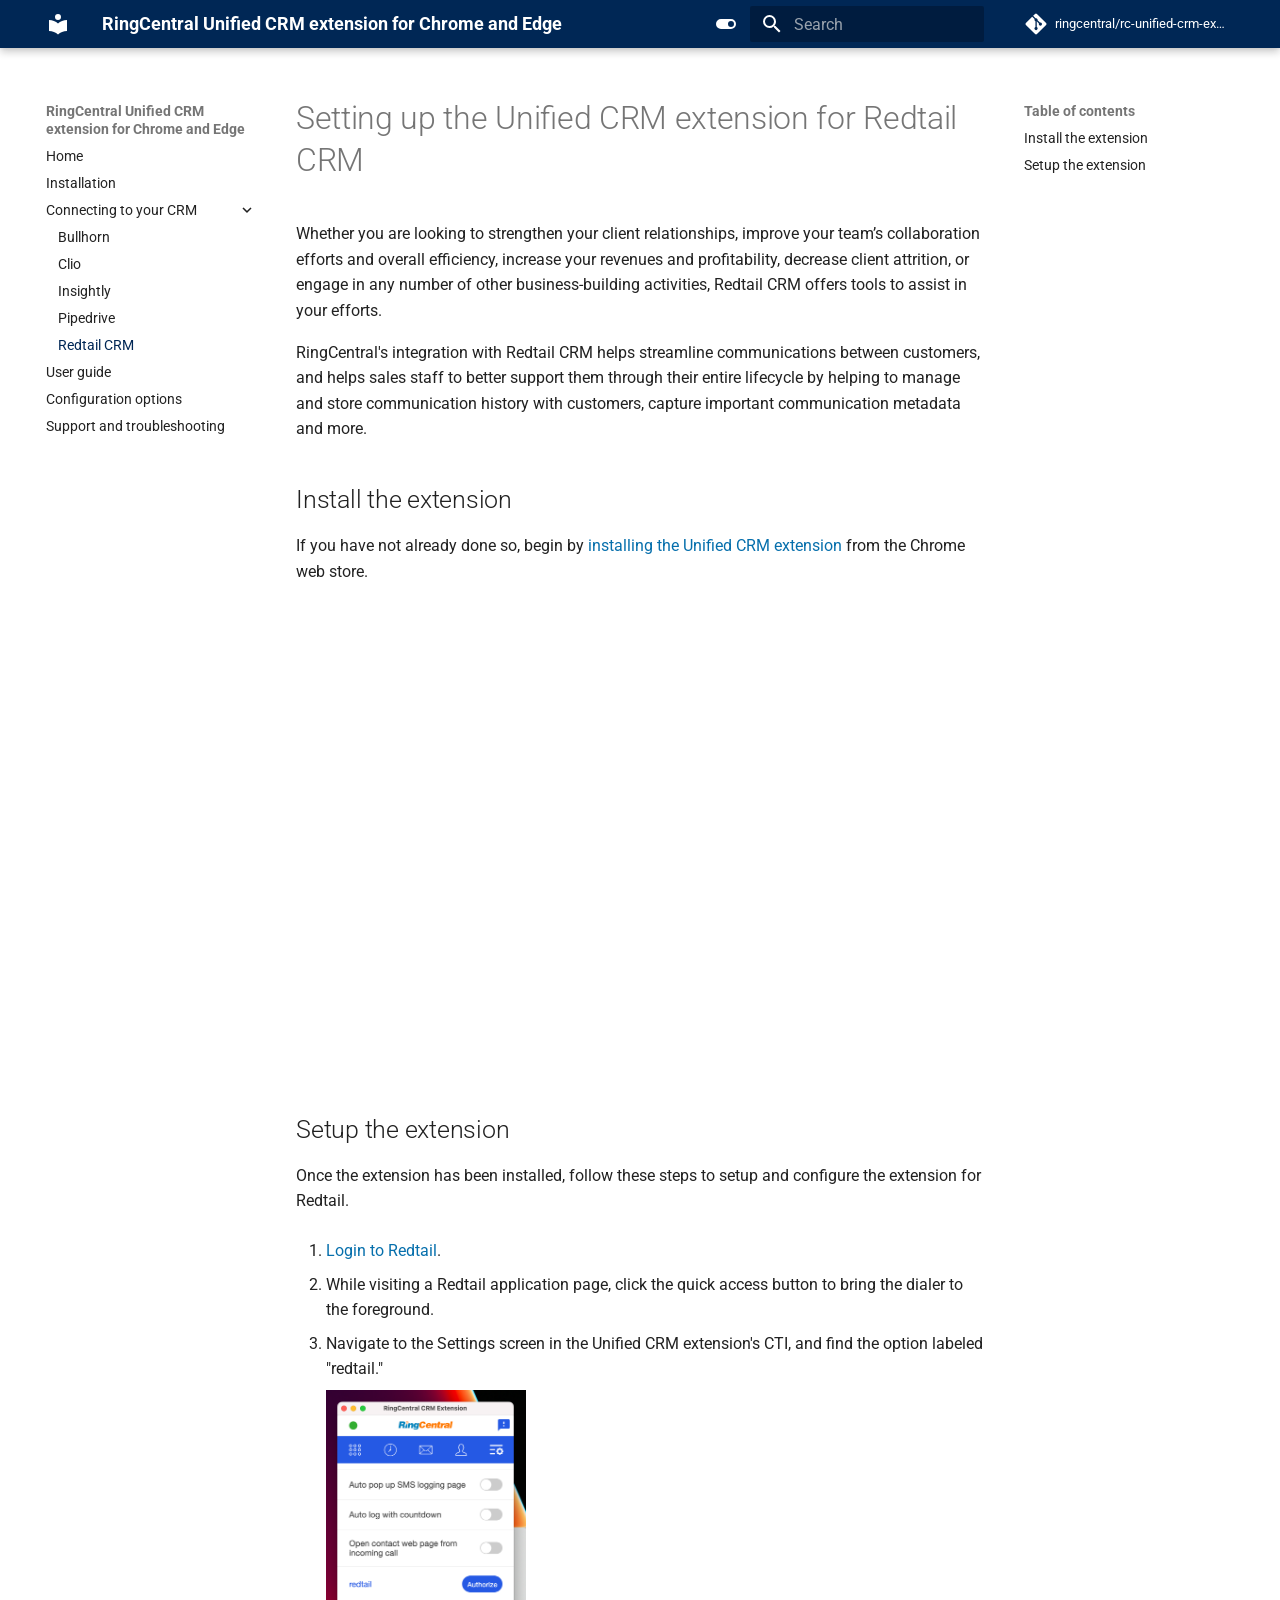
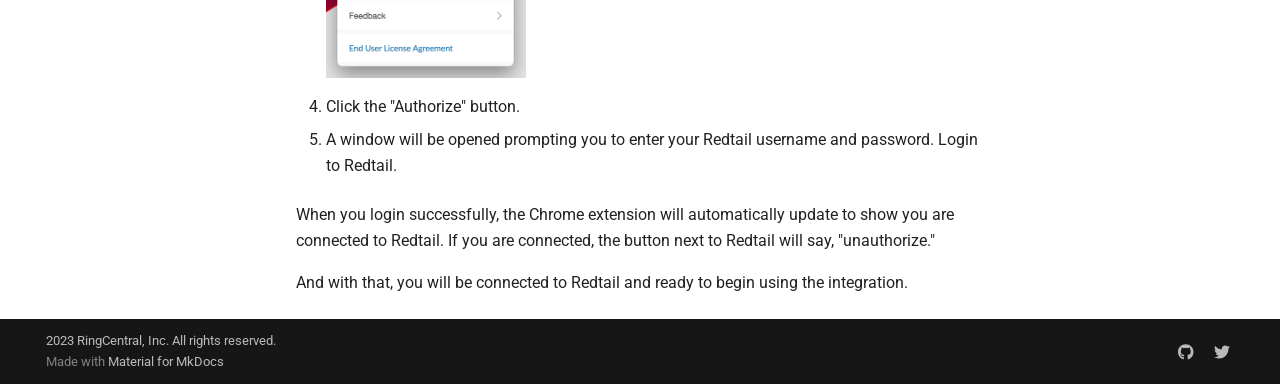
<file: redtail/index.html>
<!doctype html>
<html lang="en" class="no-js">
  <head>
    
      <meta charset="utf-8">
      <meta name="viewport" content="width=device-width,initial-scale=1">
      
      
      
        <link rel="canonical" href="https://github.com/ringcentral/rc-unified-crm-extension/redtail/">
      
      
        <link rel="prev" href="../pipedrive/">
      
      
        <link rel="next" href="../user-guide/">
      
      
      <link rel="icon" href="../assets/images/favicon.png">
      <meta name="generator" content="mkdocs-1.5.3, mkdocs-material-9.5.17">
    
    
      
        <title>Redtail CRM - RingCentral Unified CRM extension for Chrome and Edge</title>
      
    
    
      <link rel="stylesheet" href="../assets/stylesheets/main.bcfcd587.min.css">
      
        
        <link rel="stylesheet" href="../assets/stylesheets/palette.06af60db.min.css">
      
      


    
    
      
    
    
      
        
        
        <link rel="preconnect" href="https://fonts.gstatic.com" crossorigin>
        <link rel="stylesheet" href="https://fonts.googleapis.com/css?family=Roboto:300,300i,400,400i,700,700i%7CRoboto+Mono:400,400i,700,700i&display=fallback">
        <style>:root{--md-text-font:"Roboto";--md-code-font:"Roboto Mono"}</style>
      
    
    
      <link rel="stylesheet" href="../extra.css">
    
    <script>__md_scope=new URL("..",location),__md_hash=e=>[...e].reduce((e,_)=>(e<<5)-e+_.charCodeAt(0),0),__md_get=(e,_=localStorage,t=__md_scope)=>JSON.parse(_.getItem(t.pathname+"."+e)),__md_set=(e,_,t=localStorage,a=__md_scope)=>{try{t.setItem(a.pathname+"."+e,JSON.stringify(_))}catch(e){}}</script>
    
      

    
    
    
  </head>
  
  
    
    
      
    
    
    
    
    <body dir="ltr" data-md-color-scheme="default" data-md-color-primary="custom" data-md-color-accent="indigo">
  
    
    <input class="md-toggle" data-md-toggle="drawer" type="checkbox" id="__drawer" autocomplete="off">
    <input class="md-toggle" data-md-toggle="search" type="checkbox" id="__search" autocomplete="off">
    <label class="md-overlay" for="__drawer"></label>
    <div data-md-component="skip">
      
        
        <a href="#setting-up-the-unified-crm-extension-for-redtail-crm" class="md-skip">
          Skip to content
        </a>
      
    </div>
    <div data-md-component="announce">
      
    </div>
    
    
      

  

<header class="md-header md-header--shadow" data-md-component="header">
  <nav class="md-header__inner md-grid" aria-label="Header">
    <a href=".." title="RingCentral Unified CRM extension for Chrome and Edge" class="md-header__button md-logo" aria-label="RingCentral Unified CRM extension for Chrome and Edge" data-md-component="logo">
      
  
  <svg xmlns="http://www.w3.org/2000/svg" viewBox="0 0 24 24"><path d="M12 8a3 3 0 0 0 3-3 3 3 0 0 0-3-3 3 3 0 0 0-3 3 3 3 0 0 0 3 3m0 3.54C9.64 9.35 6.5 8 3 8v11c3.5 0 6.64 1.35 9 3.54 2.36-2.19 5.5-3.54 9-3.54V8c-3.5 0-6.64 1.35-9 3.54Z"/></svg>

    </a>
    <label class="md-header__button md-icon" for="__drawer">
      
      <svg xmlns="http://www.w3.org/2000/svg" viewBox="0 0 24 24"><path d="M3 6h18v2H3V6m0 5h18v2H3v-2m0 5h18v2H3v-2Z"/></svg>
    </label>
    <div class="md-header__title" data-md-component="header-title">
      <div class="md-header__ellipsis">
        <div class="md-header__topic">
          <span class="md-ellipsis">
            RingCentral Unified CRM extension for Chrome and Edge
          </span>
        </div>
        <div class="md-header__topic" data-md-component="header-topic">
          <span class="md-ellipsis">
            
              Redtail CRM
            
          </span>
        </div>
      </div>
    </div>
    
      
        <form class="md-header__option" data-md-component="palette">
  
    
    
    
    <input class="md-option" data-md-color-media="" data-md-color-scheme="default" data-md-color-primary="custom" data-md-color-accent="indigo"  aria-label="Switch to dark mode"  type="radio" name="__palette" id="__palette_0">
    
      <label class="md-header__button md-icon" title="Switch to dark mode" for="__palette_1" hidden>
        <svg xmlns="http://www.w3.org/2000/svg" viewBox="0 0 24 24"><path d="M17 7H7a5 5 0 0 0-5 5 5 5 0 0 0 5 5h10a5 5 0 0 0 5-5 5 5 0 0 0-5-5m0 8a3 3 0 0 1-3-3 3 3 0 0 1 3-3 3 3 0 0 1 3 3 3 3 0 0 1-3 3Z"/></svg>
      </label>
    
  
    
    
    
    <input class="md-option" data-md-color-media="" data-md-color-scheme="slate" data-md-color-primary="black" data-md-color-accent="indigo"  aria-label="Switch to light mode"  type="radio" name="__palette" id="__palette_1">
    
      <label class="md-header__button md-icon" title="Switch to light mode" for="__palette_0" hidden>
        <svg xmlns="http://www.w3.org/2000/svg" viewBox="0 0 24 24"><path d="M17 6H7c-3.31 0-6 2.69-6 6s2.69 6 6 6h10c3.31 0 6-2.69 6-6s-2.69-6-6-6zm0 10H7c-2.21 0-4-1.79-4-4s1.79-4 4-4h10c2.21 0 4 1.79 4 4s-1.79 4-4 4zM7 9c-1.66 0-3 1.34-3 3s1.34 3 3 3 3-1.34 3-3-1.34-3-3-3z"/></svg>
      </label>
    
  
</form>
      
    
    
      <script>var media,input,key,value,palette=__md_get("__palette");if(palette&&palette.color){"(prefers-color-scheme)"===palette.color.media&&(media=matchMedia("(prefers-color-scheme: light)"),input=document.querySelector(media.matches?"[data-md-color-media='(prefers-color-scheme: light)']":"[data-md-color-media='(prefers-color-scheme: dark)']"),palette.color.media=input.getAttribute("data-md-color-media"),palette.color.scheme=input.getAttribute("data-md-color-scheme"),palette.color.primary=input.getAttribute("data-md-color-primary"),palette.color.accent=input.getAttribute("data-md-color-accent"));for([key,value]of Object.entries(palette.color))document.body.setAttribute("data-md-color-"+key,value)}</script>
    
    
    
      <label class="md-header__button md-icon" for="__search">
        
        <svg xmlns="http://www.w3.org/2000/svg" viewBox="0 0 24 24"><path d="M9.5 3A6.5 6.5 0 0 1 16 9.5c0 1.61-.59 3.09-1.56 4.23l.27.27h.79l5 5-1.5 1.5-5-5v-.79l-.27-.27A6.516 6.516 0 0 1 9.5 16 6.5 6.5 0 0 1 3 9.5 6.5 6.5 0 0 1 9.5 3m0 2C7 5 5 7 5 9.5S7 14 9.5 14 14 12 14 9.5 12 5 9.5 5Z"/></svg>
      </label>
      <div class="md-search" data-md-component="search" role="dialog">
  <label class="md-search__overlay" for="__search"></label>
  <div class="md-search__inner" role="search">
    <form class="md-search__form" name="search">
      <input type="text" class="md-search__input" name="query" aria-label="Search" placeholder="Search" autocapitalize="off" autocorrect="off" autocomplete="off" spellcheck="false" data-md-component="search-query" required>
      <label class="md-search__icon md-icon" for="__search">
        
        <svg xmlns="http://www.w3.org/2000/svg" viewBox="0 0 24 24"><path d="M9.5 3A6.5 6.5 0 0 1 16 9.5c0 1.61-.59 3.09-1.56 4.23l.27.27h.79l5 5-1.5 1.5-5-5v-.79l-.27-.27A6.516 6.516 0 0 1 9.5 16 6.5 6.5 0 0 1 3 9.5 6.5 6.5 0 0 1 9.5 3m0 2C7 5 5 7 5 9.5S7 14 9.5 14 14 12 14 9.5 12 5 9.5 5Z"/></svg>
        
        <svg xmlns="http://www.w3.org/2000/svg" viewBox="0 0 24 24"><path d="M20 11v2H8l5.5 5.5-1.42 1.42L4.16 12l7.92-7.92L13.5 5.5 8 11h12Z"/></svg>
      </label>
      <nav class="md-search__options" aria-label="Search">
        
        <button type="reset" class="md-search__icon md-icon" title="Clear" aria-label="Clear" tabindex="-1">
          
          <svg xmlns="http://www.w3.org/2000/svg" viewBox="0 0 24 24"><path d="M19 6.41 17.59 5 12 10.59 6.41 5 5 6.41 10.59 12 5 17.59 6.41 19 12 13.41 17.59 19 19 17.59 13.41 12 19 6.41Z"/></svg>
        </button>
      </nav>
      
    </form>
    <div class="md-search__output">
      <div class="md-search__scrollwrap" data-md-scrollfix>
        <div class="md-search-result" data-md-component="search-result">
          <div class="md-search-result__meta">
            Initializing search
          </div>
          <ol class="md-search-result__list" role="presentation"></ol>
        </div>
      </div>
    </div>
  </div>
</div>
    
    
      <div class="md-header__source">
        <a href="https://github.com/ringcentral/rc-unified-crm-extension" title="Go to repository" class="md-source" data-md-component="source">
  <div class="md-source__icon md-icon">
    
    <svg xmlns="http://www.w3.org/2000/svg" viewBox="0 0 448 512"><!--! Font Awesome Free 6.5.1 by @fontawesome - https://fontawesome.com License - https://fontawesome.com/license/free (Icons: CC BY 4.0, Fonts: SIL OFL 1.1, Code: MIT License) Copyright 2023 Fonticons, Inc.--><path d="M439.55 236.05 244 40.45a28.87 28.87 0 0 0-40.81 0l-40.66 40.63 51.52 51.52c27.06-9.14 52.68 16.77 43.39 43.68l49.66 49.66c34.23-11.8 61.18 31 35.47 56.69-26.49 26.49-70.21-2.87-56-37.34L240.22 199v121.85c25.3 12.54 22.26 41.85 9.08 55a34.34 34.34 0 0 1-48.55 0c-17.57-17.6-11.07-46.91 11.25-56v-123c-20.8-8.51-24.6-30.74-18.64-45L142.57 101 8.45 235.14a28.86 28.86 0 0 0 0 40.81l195.61 195.6a28.86 28.86 0 0 0 40.8 0l194.69-194.69a28.86 28.86 0 0 0 0-40.81z"/></svg>
  </div>
  <div class="md-source__repository">
    ringcentral/rc-unified-crm-extension
  </div>
</a>
      </div>
    
  </nav>
  
</header>
    
    <div class="md-container" data-md-component="container">
      
      
        
          
        
      
      <main class="md-main" data-md-component="main">
        <div class="md-main__inner md-grid">
          
            
              
              <div class="md-sidebar md-sidebar--primary" data-md-component="sidebar" data-md-type="navigation" >
                <div class="md-sidebar__scrollwrap">
                  <div class="md-sidebar__inner">
                    



<nav class="md-nav md-nav--primary" aria-label="Navigation" data-md-level="0">
  <label class="md-nav__title" for="__drawer">
    <a href=".." title="RingCentral Unified CRM extension for Chrome and Edge" class="md-nav__button md-logo" aria-label="RingCentral Unified CRM extension for Chrome and Edge" data-md-component="logo">
      
  
  <svg xmlns="http://www.w3.org/2000/svg" viewBox="0 0 24 24"><path d="M12 8a3 3 0 0 0 3-3 3 3 0 0 0-3-3 3 3 0 0 0-3 3 3 3 0 0 0 3 3m0 3.54C9.64 9.35 6.5 8 3 8v11c3.5 0 6.64 1.35 9 3.54 2.36-2.19 5.5-3.54 9-3.54V8c-3.5 0-6.64 1.35-9 3.54Z"/></svg>

    </a>
    RingCentral Unified CRM extension for Chrome and Edge
  </label>
  
    <div class="md-nav__source">
      <a href="https://github.com/ringcentral/rc-unified-crm-extension" title="Go to repository" class="md-source" data-md-component="source">
  <div class="md-source__icon md-icon">
    
    <svg xmlns="http://www.w3.org/2000/svg" viewBox="0 0 448 512"><!--! Font Awesome Free 6.5.1 by @fontawesome - https://fontawesome.com License - https://fontawesome.com/license/free (Icons: CC BY 4.0, Fonts: SIL OFL 1.1, Code: MIT License) Copyright 2023 Fonticons, Inc.--><path d="M439.55 236.05 244 40.45a28.87 28.87 0 0 0-40.81 0l-40.66 40.63 51.52 51.52c27.06-9.14 52.68 16.77 43.39 43.68l49.66 49.66c34.23-11.8 61.18 31 35.47 56.69-26.49 26.49-70.21-2.87-56-37.34L240.22 199v121.85c25.3 12.54 22.26 41.85 9.08 55a34.34 34.34 0 0 1-48.55 0c-17.57-17.6-11.07-46.91 11.25-56v-123c-20.8-8.51-24.6-30.74-18.64-45L142.57 101 8.45 235.14a28.86 28.86 0 0 0 0 40.81l195.61 195.6a28.86 28.86 0 0 0 40.8 0l194.69-194.69a28.86 28.86 0 0 0 0-40.81z"/></svg>
  </div>
  <div class="md-source__repository">
    ringcentral/rc-unified-crm-extension
  </div>
</a>
    </div>
  
  <ul class="md-nav__list" data-md-scrollfix>
    
      
      
  
  
  
  
    <li class="md-nav__item">
      <a href=".." class="md-nav__link">
        
  
  <span class="md-ellipsis">
    Home
  </span>
  

      </a>
    </li>
  

    
      
      
  
  
  
  
    <li class="md-nav__item">
      <a href="../getting-started/" class="md-nav__link">
        
  
  <span class="md-ellipsis">
    Installation
  </span>
  

      </a>
    </li>
  

    
      
      
  
  
    
  
  
  
    
    
    
    
    <li class="md-nav__item md-nav__item--active md-nav__item--nested">
      
        
        
        <input class="md-nav__toggle md-toggle " type="checkbox" id="__nav_3" checked>
        
          
          <label class="md-nav__link" for="__nav_3" id="__nav_3_label" tabindex="0">
            
  
  <span class="md-ellipsis">
    Connecting to your CRM
  </span>
  

            <span class="md-nav__icon md-icon"></span>
          </label>
        
        <nav class="md-nav" data-md-level="1" aria-labelledby="__nav_3_label" aria-expanded="true">
          <label class="md-nav__title" for="__nav_3">
            <span class="md-nav__icon md-icon"></span>
            Connecting to your CRM
          </label>
          <ul class="md-nav__list" data-md-scrollfix>
            
              
                
  
  
  
  
    <li class="md-nav__item">
      <a href="../bullhorn/" class="md-nav__link">
        
  
  <span class="md-ellipsis">
    Bullhorn
  </span>
  

      </a>
    </li>
  

              
            
              
                
  
  
  
  
    <li class="md-nav__item">
      <a href="../clio/" class="md-nav__link">
        
  
  <span class="md-ellipsis">
    Clio
  </span>
  

      </a>
    </li>
  

              
            
              
                
  
  
  
  
    <li class="md-nav__item">
      <a href="../insightly/" class="md-nav__link">
        
  
  <span class="md-ellipsis">
    Insightly
  </span>
  

      </a>
    </li>
  

              
            
              
                
  
  
  
  
    <li class="md-nav__item">
      <a href="../pipedrive/" class="md-nav__link">
        
  
  <span class="md-ellipsis">
    Pipedrive
  </span>
  

      </a>
    </li>
  

              
            
              
                
  
  
    
  
  
  
    <li class="md-nav__item md-nav__item--active">
      
      <input class="md-nav__toggle md-toggle" type="checkbox" id="__toc">
      
      
        
      
      
        <label class="md-nav__link md-nav__link--active" for="__toc">
          
  
  <span class="md-ellipsis">
    Redtail CRM
  </span>
  

          <span class="md-nav__icon md-icon"></span>
        </label>
      
      <a href="./" class="md-nav__link md-nav__link--active">
        
  
  <span class="md-ellipsis">
    Redtail CRM
  </span>
  

      </a>
      
        

<nav class="md-nav md-nav--secondary" aria-label="Table of contents">
  
  
  
    
  
  
    <label class="md-nav__title" for="__toc">
      <span class="md-nav__icon md-icon"></span>
      Table of contents
    </label>
    <ul class="md-nav__list" data-md-component="toc" data-md-scrollfix>
      
        <li class="md-nav__item">
  <a href="#install-the-extension" class="md-nav__link">
    <span class="md-ellipsis">
      Install the extension
    </span>
  </a>
  
</li>
      
        <li class="md-nav__item">
  <a href="#setup-the-extension" class="md-nav__link">
    <span class="md-ellipsis">
      Setup the extension
    </span>
  </a>
  
</li>
      
    </ul>
  
</nav>
      
    </li>
  

              
            
          </ul>
        </nav>
      
    </li>
  

    
      
      
  
  
  
  
    <li class="md-nav__item">
      <a href="../user-guide/" class="md-nav__link">
        
  
  <span class="md-ellipsis">
    User guide
  </span>
  

      </a>
    </li>
  

    
      
      
  
  
  
  
    <li class="md-nav__item">
      <a href="../configuration/" class="md-nav__link">
        
  
  <span class="md-ellipsis">
    Configuration options
  </span>
  

      </a>
    </li>
  

    
      
      
  
  
  
  
    <li class="md-nav__item">
      <a href="../support/" class="md-nav__link">
        
  
  <span class="md-ellipsis">
    Support and troubleshooting
  </span>
  

      </a>
    </li>
  

    
  </ul>
</nav>
                  </div>
                </div>
              </div>
            
            
              
              <div class="md-sidebar md-sidebar--secondary" data-md-component="sidebar" data-md-type="toc" >
                <div class="md-sidebar__scrollwrap">
                  <div class="md-sidebar__inner">
                    

<nav class="md-nav md-nav--secondary" aria-label="Table of contents">
  
  
  
    
  
  
    <label class="md-nav__title" for="__toc">
      <span class="md-nav__icon md-icon"></span>
      Table of contents
    </label>
    <ul class="md-nav__list" data-md-component="toc" data-md-scrollfix>
      
        <li class="md-nav__item">
  <a href="#install-the-extension" class="md-nav__link">
    <span class="md-ellipsis">
      Install the extension
    </span>
  </a>
  
</li>
      
        <li class="md-nav__item">
  <a href="#setup-the-extension" class="md-nav__link">
    <span class="md-ellipsis">
      Setup the extension
    </span>
  </a>
  
</li>
      
    </ul>
  
</nav>
                  </div>
                </div>
              </div>
            
          
          
            <div class="md-content" data-md-component="content">
              <article class="md-content__inner md-typeset">
                
                  

  
  


<h1 id="setting-up-the-unified-crm-extension-for-redtail-crm">Setting up the Unified CRM extension for Redtail CRM</h1>
<p>Whether you are looking to strengthen your client relationships, improve your team’s collaboration efforts and overall efficiency, increase your revenues and profitability, decrease client attrition, or engage in any number of other business-building activities, Redtail CRM offers tools to assist in your efforts.</p>
<p>RingCentral's integration with Redtail CRM helps streamline communications between customers, and helps sales staff to better support them through their entire lifecycle by helping to manage and store communication history with customers, capture important communication metadata and more.</p>
<h2 id="install-the-extension">Install the extension</h2>
<p>If you have not already done so, begin by <a href="../getting-started/">installing the Unified CRM extension</a> from the Chrome web store. </p>
<iframe width="825" height="464" src="https://www.youtube.com/embed/1pbpbEvp5uQ?si=BUmLcaKk5att_XQf" title="Unified CRM extension for Redtail CRM - quick start" frameborder="0" allow="accelerometer; autoplay; clipboard-write; encrypted-media; gyroscope; picture-in-picture; web-share" allowfullscreen></iframe>

<h2 id="setup-the-extension">Setup the extension</h2>
<p>Once the extension has been installed, follow these steps to setup and configure the extension for Redtail. </p>
<ol>
<li>
<p><a href="https://corporate.redtailtechnology.com/login/">Login to Redtail</a>.</p>
</li>
<li>
<p>While visiting a Redtail application page, click the quick access button to bring the dialer to the foreground. </p>
</li>
<li>
<p>Navigate to the Settings screen in the Unified CRM extension's CTI, and find the option labeled "redtail."</p>
<p><img alt="Connect to Redtail" src="../img/redtail-connect.png" style="max-width: 200px" /></p>
</li>
<li>
<p>Click the "Authorize" button. </p>
</li>
<li>
<p>A window will be opened prompting you to enter your Redtail username and password. Login to Redtail. </p>
</li>
</ol>
<p>When you login successfully, the Chrome extension will automatically update to show you are connected to Redtail. If you are connected, the button next to Redtail will say, "unauthorize."</p>
<p>And with that, you will be connected to Redtail and ready to begin using the integration. </p>












                
              </article>
            </div>
          
          
<script>var target=document.getElementById(location.hash.slice(1));target&&target.name&&(target.checked=target.name.startsWith("__tabbed_"))</script>
        </div>
        
      </main>
      
        <footer class="md-footer">
  
  <div class="md-footer-meta md-typeset">
    <div class="md-footer-meta__inner md-grid">
      <div class="md-copyright">
  
    <div class="md-copyright__highlight">
      2023 RingCentral, Inc. All rights reserved.
    </div>
  
  
    Made with
    <a href="https://squidfunk.github.io/mkdocs-material/" target="_blank" rel="noopener">
      Material for MkDocs
    </a>
  
</div>
      
        <div class="md-social">
  
    
    
    
    
      
      
    
    <a href="https://github.com/ringcentral" target="_blank" rel="noopener" title="github.com" class="md-social__link">
      <svg xmlns="http://www.w3.org/2000/svg" viewBox="0 0 496 512"><!--! Font Awesome Free 6.5.1 by @fontawesome - https://fontawesome.com License - https://fontawesome.com/license/free (Icons: CC BY 4.0, Fonts: SIL OFL 1.1, Code: MIT License) Copyright 2023 Fonticons, Inc.--><path d="M165.9 397.4c0 2-2.3 3.6-5.2 3.6-3.3.3-5.6-1.3-5.6-3.6 0-2 2.3-3.6 5.2-3.6 3-.3 5.6 1.3 5.6 3.6zm-31.1-4.5c-.7 2 1.3 4.3 4.3 4.9 2.6 1 5.6 0 6.2-2s-1.3-4.3-4.3-5.2c-2.6-.7-5.5.3-6.2 2.3zm44.2-1.7c-2.9.7-4.9 2.6-4.6 4.9.3 2 2.9 3.3 5.9 2.6 2.9-.7 4.9-2.6 4.6-4.6-.3-1.9-3-3.2-5.9-2.9zM244.8 8C106.1 8 0 113.3 0 252c0 110.9 69.8 205.8 169.5 239.2 12.8 2.3 17.3-5.6 17.3-12.1 0-6.2-.3-40.4-.3-61.4 0 0-70 15-84.7-29.8 0 0-11.4-29.1-27.8-36.6 0 0-22.9-15.7 1.6-15.4 0 0 24.9 2 38.6 25.8 21.9 38.6 58.6 27.5 72.9 20.9 2.3-16 8.8-27.1 16-33.7-55.9-6.2-112.3-14.3-112.3-110.5 0-27.5 7.6-41.3 23.6-58.9-2.6-6.5-11.1-33.3 2.6-67.9 20.9-6.5 69 27 69 27 20-5.6 41.5-8.5 62.8-8.5s42.8 2.9 62.8 8.5c0 0 48.1-33.6 69-27 13.7 34.7 5.2 61.4 2.6 67.9 16 17.7 25.8 31.5 25.8 58.9 0 96.5-58.9 104.2-114.8 110.5 9.2 7.9 17 22.9 17 46.4 0 33.7-.3 75.4-.3 83.6 0 6.5 4.6 14.4 17.3 12.1C428.2 457.8 496 362.9 496 252 496 113.3 383.5 8 244.8 8zM97.2 352.9c-1.3 1-1 3.3.7 5.2 1.6 1.6 3.9 2.3 5.2 1 1.3-1 1-3.3-.7-5.2-1.6-1.6-3.9-2.3-5.2-1zm-10.8-8.1c-.7 1.3.3 2.9 2.3 3.9 1.6 1 3.6.7 4.3-.7.7-1.3-.3-2.9-2.3-3.9-2-.6-3.6-.3-4.3.7zm32.4 35.6c-1.6 1.3-1 4.3 1.3 6.2 2.3 2.3 5.2 2.6 6.5 1 1.3-1.3.7-4.3-1.3-6.2-2.2-2.3-5.2-2.6-6.5-1zm-11.4-14.7c-1.6 1-1.6 3.6 0 5.9 1.6 2.3 4.3 3.3 5.6 2.3 1.6-1.3 1.6-3.9 0-6.2-1.4-2.3-4-3.3-5.6-2z"/></svg>
    </a>
  
    
    
    
    
      
      
    
    <a href="https://twitter.com/ringcentraldevs" target="_blank" rel="noopener" title="twitter.com" class="md-social__link">
      <svg xmlns="http://www.w3.org/2000/svg" viewBox="0 0 512 512"><!--! Font Awesome Free 6.5.1 by @fontawesome - https://fontawesome.com License - https://fontawesome.com/license/free (Icons: CC BY 4.0, Fonts: SIL OFL 1.1, Code: MIT License) Copyright 2023 Fonticons, Inc.--><path d="M459.37 151.716c.325 4.548.325 9.097.325 13.645 0 138.72-105.583 298.558-298.558 298.558-59.452 0-114.68-17.219-161.137-47.106 8.447.974 16.568 1.299 25.34 1.299 49.055 0 94.213-16.568 130.274-44.832-46.132-.975-84.792-31.188-98.112-72.772 6.498.974 12.995 1.624 19.818 1.624 9.421 0 18.843-1.3 27.614-3.573-48.081-9.747-84.143-51.98-84.143-102.985v-1.299c13.969 7.797 30.214 12.67 47.431 13.319-28.264-18.843-46.781-51.005-46.781-87.391 0-19.492 5.197-37.36 14.294-52.954 51.655 63.675 129.3 105.258 216.365 109.807-1.624-7.797-2.599-15.918-2.599-24.04 0-57.828 46.782-104.934 104.934-104.934 30.213 0 57.502 12.67 76.67 33.137 23.715-4.548 46.456-13.32 66.599-25.34-7.798 24.366-24.366 44.833-46.132 57.827 21.117-2.273 41.584-8.122 60.426-16.243-14.292 20.791-32.161 39.308-52.628 54.253z"/></svg>
    </a>
  
</div>
      
    </div>
  </div>
</footer>
      
    </div>
    <div class="md-dialog" data-md-component="dialog">
      <div class="md-dialog__inner md-typeset"></div>
    </div>
    
    
    <script id="__config" type="application/json">{"base": "..", "features": ["navigation.path", "navigation.expand", "search.sharing", "search.highlight"], "search": "../assets/javascripts/workers/search.b8dbb3d2.min.js", "translations": {"clipboard.copied": "Copied to clipboard", "clipboard.copy": "Copy to clipboard", "search.result.more.one": "1 more on this page", "search.result.more.other": "# more on this page", "search.result.none": "No matching documents", "search.result.one": "1 matching document", "search.result.other": "# matching documents", "search.result.placeholder": "Type to start searching", "search.result.term.missing": "Missing", "select.version": "Select version"}}</script>
    
    
      <script src="../assets/javascripts/bundle.1e8ae164.min.js"></script>
      
    
  </body>
</html>
</file>
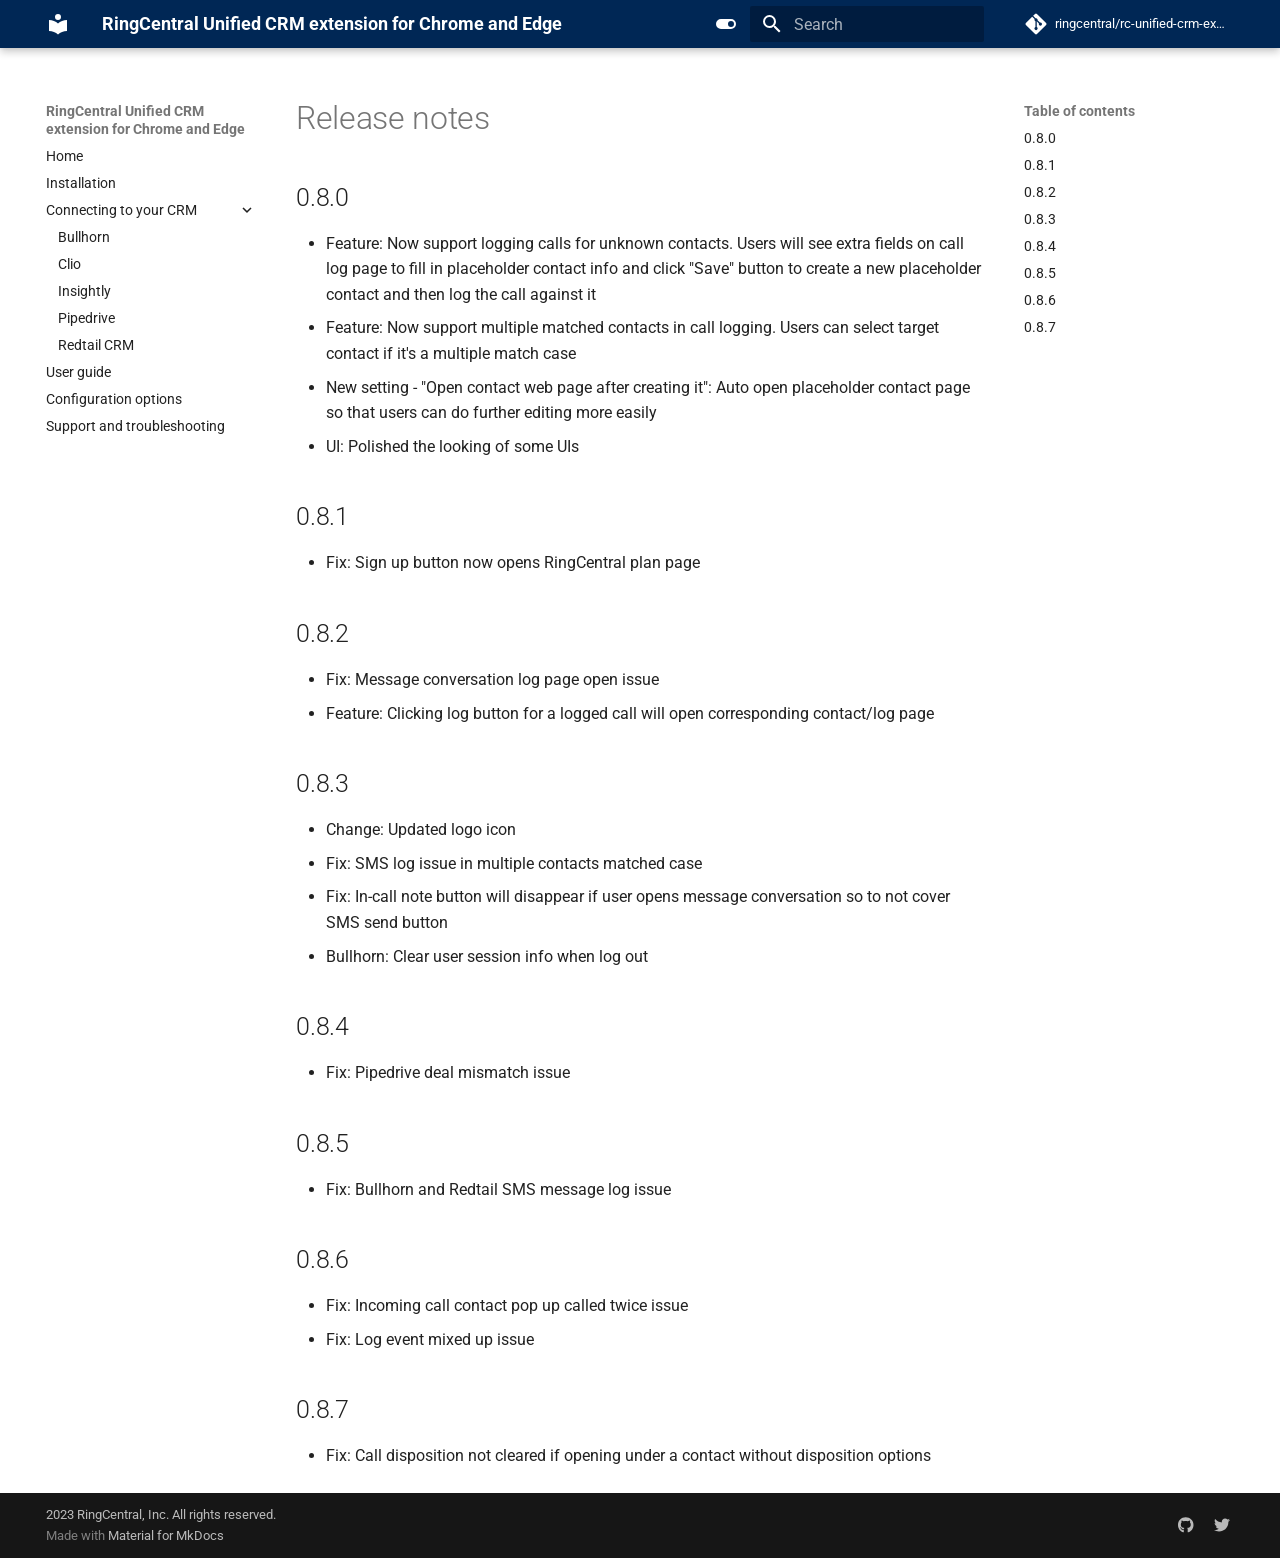
<file: release-notes/index.html>
<!doctype html>
<html lang="en" class="no-js">
  <head>
    
      <meta charset="utf-8">
      <meta name="viewport" content="width=device-width,initial-scale=1">
      
      
      
        <link rel="canonical" href="https://github.com/ringcentral/rc-unified-crm-extension/release-notes/">
      
      
      
      
      <link rel="icon" href="../assets/images/favicon.png">
      <meta name="generator" content="mkdocs-1.5.3, mkdocs-material-9.5.17">
    
    
      
        <title>Release notes - RingCentral Unified CRM extension for Chrome and Edge</title>
      
    
    
      <link rel="stylesheet" href="../assets/stylesheets/main.bcfcd587.min.css">
      
        
        <link rel="stylesheet" href="../assets/stylesheets/palette.06af60db.min.css">
      
      


    
    
      
    
    
      
        
        
        <link rel="preconnect" href="https://fonts.gstatic.com" crossorigin>
        <link rel="stylesheet" href="https://fonts.googleapis.com/css?family=Roboto:300,300i,400,400i,700,700i%7CRoboto+Mono:400,400i,700,700i&display=fallback">
        <style>:root{--md-text-font:"Roboto";--md-code-font:"Roboto Mono"}</style>
      
    
    
      <link rel="stylesheet" href="../extra.css">
    
    <script>__md_scope=new URL("..",location),__md_hash=e=>[...e].reduce((e,_)=>(e<<5)-e+_.charCodeAt(0),0),__md_get=(e,_=localStorage,t=__md_scope)=>JSON.parse(_.getItem(t.pathname+"."+e)),__md_set=(e,_,t=localStorage,a=__md_scope)=>{try{t.setItem(a.pathname+"."+e,JSON.stringify(_))}catch(e){}}</script>
    
      

    
    
    
  </head>
  
  
    
    
      
    
    
    
    
    <body dir="ltr" data-md-color-scheme="default" data-md-color-primary="custom" data-md-color-accent="indigo">
  
    
    <input class="md-toggle" data-md-toggle="drawer" type="checkbox" id="__drawer" autocomplete="off">
    <input class="md-toggle" data-md-toggle="search" type="checkbox" id="__search" autocomplete="off">
    <label class="md-overlay" for="__drawer"></label>
    <div data-md-component="skip">
      
        
        <a href="#release-notes" class="md-skip">
          Skip to content
        </a>
      
    </div>
    <div data-md-component="announce">
      
    </div>
    
    
      

  

<header class="md-header md-header--shadow" data-md-component="header">
  <nav class="md-header__inner md-grid" aria-label="Header">
    <a href=".." title="RingCentral Unified CRM extension for Chrome and Edge" class="md-header__button md-logo" aria-label="RingCentral Unified CRM extension for Chrome and Edge" data-md-component="logo">
      
  
  <svg xmlns="http://www.w3.org/2000/svg" viewBox="0 0 24 24"><path d="M12 8a3 3 0 0 0 3-3 3 3 0 0 0-3-3 3 3 0 0 0-3 3 3 3 0 0 0 3 3m0 3.54C9.64 9.35 6.5 8 3 8v11c3.5 0 6.64 1.35 9 3.54 2.36-2.19 5.5-3.54 9-3.54V8c-3.5 0-6.64 1.35-9 3.54Z"/></svg>

    </a>
    <label class="md-header__button md-icon" for="__drawer">
      
      <svg xmlns="http://www.w3.org/2000/svg" viewBox="0 0 24 24"><path d="M3 6h18v2H3V6m0 5h18v2H3v-2m0 5h18v2H3v-2Z"/></svg>
    </label>
    <div class="md-header__title" data-md-component="header-title">
      <div class="md-header__ellipsis">
        <div class="md-header__topic">
          <span class="md-ellipsis">
            RingCentral Unified CRM extension for Chrome and Edge
          </span>
        </div>
        <div class="md-header__topic" data-md-component="header-topic">
          <span class="md-ellipsis">
            
              Release notes
            
          </span>
        </div>
      </div>
    </div>
    
      
        <form class="md-header__option" data-md-component="palette">
  
    
    
    
    <input class="md-option" data-md-color-media="" data-md-color-scheme="default" data-md-color-primary="custom" data-md-color-accent="indigo"  aria-label="Switch to dark mode"  type="radio" name="__palette" id="__palette_0">
    
      <label class="md-header__button md-icon" title="Switch to dark mode" for="__palette_1" hidden>
        <svg xmlns="http://www.w3.org/2000/svg" viewBox="0 0 24 24"><path d="M17 7H7a5 5 0 0 0-5 5 5 5 0 0 0 5 5h10a5 5 0 0 0 5-5 5 5 0 0 0-5-5m0 8a3 3 0 0 1-3-3 3 3 0 0 1 3-3 3 3 0 0 1 3 3 3 3 0 0 1-3 3Z"/></svg>
      </label>
    
  
    
    
    
    <input class="md-option" data-md-color-media="" data-md-color-scheme="slate" data-md-color-primary="black" data-md-color-accent="indigo"  aria-label="Switch to light mode"  type="radio" name="__palette" id="__palette_1">
    
      <label class="md-header__button md-icon" title="Switch to light mode" for="__palette_0" hidden>
        <svg xmlns="http://www.w3.org/2000/svg" viewBox="0 0 24 24"><path d="M17 6H7c-3.31 0-6 2.69-6 6s2.69 6 6 6h10c3.31 0 6-2.69 6-6s-2.69-6-6-6zm0 10H7c-2.21 0-4-1.79-4-4s1.79-4 4-4h10c2.21 0 4 1.79 4 4s-1.79 4-4 4zM7 9c-1.66 0-3 1.34-3 3s1.34 3 3 3 3-1.34 3-3-1.34-3-3-3z"/></svg>
      </label>
    
  
</form>
      
    
    
      <script>var media,input,key,value,palette=__md_get("__palette");if(palette&&palette.color){"(prefers-color-scheme)"===palette.color.media&&(media=matchMedia("(prefers-color-scheme: light)"),input=document.querySelector(media.matches?"[data-md-color-media='(prefers-color-scheme: light)']":"[data-md-color-media='(prefers-color-scheme: dark)']"),palette.color.media=input.getAttribute("data-md-color-media"),palette.color.scheme=input.getAttribute("data-md-color-scheme"),palette.color.primary=input.getAttribute("data-md-color-primary"),palette.color.accent=input.getAttribute("data-md-color-accent"));for([key,value]of Object.entries(palette.color))document.body.setAttribute("data-md-color-"+key,value)}</script>
    
    
    
      <label class="md-header__button md-icon" for="__search">
        
        <svg xmlns="http://www.w3.org/2000/svg" viewBox="0 0 24 24"><path d="M9.5 3A6.5 6.5 0 0 1 16 9.5c0 1.61-.59 3.09-1.56 4.23l.27.27h.79l5 5-1.5 1.5-5-5v-.79l-.27-.27A6.516 6.516 0 0 1 9.5 16 6.5 6.5 0 0 1 3 9.5 6.5 6.5 0 0 1 9.5 3m0 2C7 5 5 7 5 9.5S7 14 9.5 14 14 12 14 9.5 12 5 9.5 5Z"/></svg>
      </label>
      <div class="md-search" data-md-component="search" role="dialog">
  <label class="md-search__overlay" for="__search"></label>
  <div class="md-search__inner" role="search">
    <form class="md-search__form" name="search">
      <input type="text" class="md-search__input" name="query" aria-label="Search" placeholder="Search" autocapitalize="off" autocorrect="off" autocomplete="off" spellcheck="false" data-md-component="search-query" required>
      <label class="md-search__icon md-icon" for="__search">
        
        <svg xmlns="http://www.w3.org/2000/svg" viewBox="0 0 24 24"><path d="M9.5 3A6.5 6.5 0 0 1 16 9.5c0 1.61-.59 3.09-1.56 4.23l.27.27h.79l5 5-1.5 1.5-5-5v-.79l-.27-.27A6.516 6.516 0 0 1 9.5 16 6.5 6.5 0 0 1 3 9.5 6.5 6.5 0 0 1 9.5 3m0 2C7 5 5 7 5 9.5S7 14 9.5 14 14 12 14 9.5 12 5 9.5 5Z"/></svg>
        
        <svg xmlns="http://www.w3.org/2000/svg" viewBox="0 0 24 24"><path d="M20 11v2H8l5.5 5.5-1.42 1.42L4.16 12l7.92-7.92L13.5 5.5 8 11h12Z"/></svg>
      </label>
      <nav class="md-search__options" aria-label="Search">
        
        <button type="reset" class="md-search__icon md-icon" title="Clear" aria-label="Clear" tabindex="-1">
          
          <svg xmlns="http://www.w3.org/2000/svg" viewBox="0 0 24 24"><path d="M19 6.41 17.59 5 12 10.59 6.41 5 5 6.41 10.59 12 5 17.59 6.41 19 12 13.41 17.59 19 19 17.59 13.41 12 19 6.41Z"/></svg>
        </button>
      </nav>
      
    </form>
    <div class="md-search__output">
      <div class="md-search__scrollwrap" data-md-scrollfix>
        <div class="md-search-result" data-md-component="search-result">
          <div class="md-search-result__meta">
            Initializing search
          </div>
          <ol class="md-search-result__list" role="presentation"></ol>
        </div>
      </div>
    </div>
  </div>
</div>
    
    
      <div class="md-header__source">
        <a href="https://github.com/ringcentral/rc-unified-crm-extension" title="Go to repository" class="md-source" data-md-component="source">
  <div class="md-source__icon md-icon">
    
    <svg xmlns="http://www.w3.org/2000/svg" viewBox="0 0 448 512"><!--! Font Awesome Free 6.5.1 by @fontawesome - https://fontawesome.com License - https://fontawesome.com/license/free (Icons: CC BY 4.0, Fonts: SIL OFL 1.1, Code: MIT License) Copyright 2023 Fonticons, Inc.--><path d="M439.55 236.05 244 40.45a28.87 28.87 0 0 0-40.81 0l-40.66 40.63 51.52 51.52c27.06-9.14 52.68 16.77 43.39 43.68l49.66 49.66c34.23-11.8 61.18 31 35.47 56.69-26.49 26.49-70.21-2.87-56-37.34L240.22 199v121.85c25.3 12.54 22.26 41.85 9.08 55a34.34 34.34 0 0 1-48.55 0c-17.57-17.6-11.07-46.91 11.25-56v-123c-20.8-8.51-24.6-30.74-18.64-45L142.57 101 8.45 235.14a28.86 28.86 0 0 0 0 40.81l195.61 195.6a28.86 28.86 0 0 0 40.8 0l194.69-194.69a28.86 28.86 0 0 0 0-40.81z"/></svg>
  </div>
  <div class="md-source__repository">
    ringcentral/rc-unified-crm-extension
  </div>
</a>
      </div>
    
  </nav>
  
</header>
    
    <div class="md-container" data-md-component="container">
      
      
        
          
        
      
      <main class="md-main" data-md-component="main">
        <div class="md-main__inner md-grid">
          
            
              
              <div class="md-sidebar md-sidebar--primary" data-md-component="sidebar" data-md-type="navigation" >
                <div class="md-sidebar__scrollwrap">
                  <div class="md-sidebar__inner">
                    



<nav class="md-nav md-nav--primary" aria-label="Navigation" data-md-level="0">
  <label class="md-nav__title" for="__drawer">
    <a href=".." title="RingCentral Unified CRM extension for Chrome and Edge" class="md-nav__button md-logo" aria-label="RingCentral Unified CRM extension for Chrome and Edge" data-md-component="logo">
      
  
  <svg xmlns="http://www.w3.org/2000/svg" viewBox="0 0 24 24"><path d="M12 8a3 3 0 0 0 3-3 3 3 0 0 0-3-3 3 3 0 0 0-3 3 3 3 0 0 0 3 3m0 3.54C9.64 9.35 6.5 8 3 8v11c3.5 0 6.64 1.35 9 3.54 2.36-2.19 5.5-3.54 9-3.54V8c-3.5 0-6.64 1.35-9 3.54Z"/></svg>

    </a>
    RingCentral Unified CRM extension for Chrome and Edge
  </label>
  
    <div class="md-nav__source">
      <a href="https://github.com/ringcentral/rc-unified-crm-extension" title="Go to repository" class="md-source" data-md-component="source">
  <div class="md-source__icon md-icon">
    
    <svg xmlns="http://www.w3.org/2000/svg" viewBox="0 0 448 512"><!--! Font Awesome Free 6.5.1 by @fontawesome - https://fontawesome.com License - https://fontawesome.com/license/free (Icons: CC BY 4.0, Fonts: SIL OFL 1.1, Code: MIT License) Copyright 2023 Fonticons, Inc.--><path d="M439.55 236.05 244 40.45a28.87 28.87 0 0 0-40.81 0l-40.66 40.63 51.52 51.52c27.06-9.14 52.68 16.77 43.39 43.68l49.66 49.66c34.23-11.8 61.18 31 35.47 56.69-26.49 26.49-70.21-2.87-56-37.34L240.22 199v121.85c25.3 12.54 22.26 41.85 9.08 55a34.34 34.34 0 0 1-48.55 0c-17.57-17.6-11.07-46.91 11.25-56v-123c-20.8-8.51-24.6-30.74-18.64-45L142.57 101 8.45 235.14a28.86 28.86 0 0 0 0 40.81l195.61 195.6a28.86 28.86 0 0 0 40.8 0l194.69-194.69a28.86 28.86 0 0 0 0-40.81z"/></svg>
  </div>
  <div class="md-source__repository">
    ringcentral/rc-unified-crm-extension
  </div>
</a>
    </div>
  
  <ul class="md-nav__list" data-md-scrollfix>
    
      
      
  
  
  
  
    <li class="md-nav__item">
      <a href=".." class="md-nav__link">
        
  
  <span class="md-ellipsis">
    Home
  </span>
  

      </a>
    </li>
  

    
      
      
  
  
  
  
    <li class="md-nav__item">
      <a href="../getting-started/" class="md-nav__link">
        
  
  <span class="md-ellipsis">
    Installation
  </span>
  

      </a>
    </li>
  

    
      
      
  
  
  
  
    
    
    
    
    <li class="md-nav__item md-nav__item--nested">
      
        
        
          
        
        <input class="md-nav__toggle md-toggle md-toggle--indeterminate" type="checkbox" id="__nav_3" >
        
          
          <label class="md-nav__link" for="__nav_3" id="__nav_3_label" tabindex="0">
            
  
  <span class="md-ellipsis">
    Connecting to your CRM
  </span>
  

            <span class="md-nav__icon md-icon"></span>
          </label>
        
        <nav class="md-nav" data-md-level="1" aria-labelledby="__nav_3_label" aria-expanded="false">
          <label class="md-nav__title" for="__nav_3">
            <span class="md-nav__icon md-icon"></span>
            Connecting to your CRM
          </label>
          <ul class="md-nav__list" data-md-scrollfix>
            
              
                
  
  
  
  
    <li class="md-nav__item">
      <a href="../bullhorn/" class="md-nav__link">
        
  
  <span class="md-ellipsis">
    Bullhorn
  </span>
  

      </a>
    </li>
  

              
            
              
                
  
  
  
  
    <li class="md-nav__item">
      <a href="../clio/" class="md-nav__link">
        
  
  <span class="md-ellipsis">
    Clio
  </span>
  

      </a>
    </li>
  

              
            
              
                
  
  
  
  
    <li class="md-nav__item">
      <a href="../insightly/" class="md-nav__link">
        
  
  <span class="md-ellipsis">
    Insightly
  </span>
  

      </a>
    </li>
  

              
            
              
                
  
  
  
  
    <li class="md-nav__item">
      <a href="../pipedrive/" class="md-nav__link">
        
  
  <span class="md-ellipsis">
    Pipedrive
  </span>
  

      </a>
    </li>
  

              
            
              
                
  
  
  
  
    <li class="md-nav__item">
      <a href="../redtail/" class="md-nav__link">
        
  
  <span class="md-ellipsis">
    Redtail CRM
  </span>
  

      </a>
    </li>
  

              
            
          </ul>
        </nav>
      
    </li>
  

    
      
      
  
  
  
  
    <li class="md-nav__item">
      <a href="../user-guide/" class="md-nav__link">
        
  
  <span class="md-ellipsis">
    User guide
  </span>
  

      </a>
    </li>
  

    
      
      
  
  
  
  
    <li class="md-nav__item">
      <a href="../configuration/" class="md-nav__link">
        
  
  <span class="md-ellipsis">
    Configuration options
  </span>
  

      </a>
    </li>
  

    
      
      
  
  
  
  
    <li class="md-nav__item">
      <a href="../support/" class="md-nav__link">
        
  
  <span class="md-ellipsis">
    Support and troubleshooting
  </span>
  

      </a>
    </li>
  

    
  </ul>
</nav>
                  </div>
                </div>
              </div>
            
            
              
              <div class="md-sidebar md-sidebar--secondary" data-md-component="sidebar" data-md-type="toc" >
                <div class="md-sidebar__scrollwrap">
                  <div class="md-sidebar__inner">
                    

<nav class="md-nav md-nav--secondary" aria-label="Table of contents">
  
  
  
    
  
  
    <label class="md-nav__title" for="__toc">
      <span class="md-nav__icon md-icon"></span>
      Table of contents
    </label>
    <ul class="md-nav__list" data-md-component="toc" data-md-scrollfix>
      
        <li class="md-nav__item">
  <a href="#080" class="md-nav__link">
    <span class="md-ellipsis">
      0.8.0
    </span>
  </a>
  
</li>
      
        <li class="md-nav__item">
  <a href="#081" class="md-nav__link">
    <span class="md-ellipsis">
      0.8.1
    </span>
  </a>
  
</li>
      
        <li class="md-nav__item">
  <a href="#082" class="md-nav__link">
    <span class="md-ellipsis">
      0.8.2
    </span>
  </a>
  
</li>
      
        <li class="md-nav__item">
  <a href="#083" class="md-nav__link">
    <span class="md-ellipsis">
      0.8.3
    </span>
  </a>
  
</li>
      
        <li class="md-nav__item">
  <a href="#084" class="md-nav__link">
    <span class="md-ellipsis">
      0.8.4
    </span>
  </a>
  
</li>
      
        <li class="md-nav__item">
  <a href="#085" class="md-nav__link">
    <span class="md-ellipsis">
      0.8.5
    </span>
  </a>
  
</li>
      
        <li class="md-nav__item">
  <a href="#086" class="md-nav__link">
    <span class="md-ellipsis">
      0.8.6
    </span>
  </a>
  
</li>
      
        <li class="md-nav__item">
  <a href="#087" class="md-nav__link">
    <span class="md-ellipsis">
      0.8.7
    </span>
  </a>
  
</li>
      
    </ul>
  
</nav>
                  </div>
                </div>
              </div>
            
          
          
            <div class="md-content" data-md-component="content">
              <article class="md-content__inner md-typeset">
                
                  

  
  


<h1 id="release-notes">Release notes</h1>
<h2 id="080">0.8.0</h2>
<ul>
<li>Feature: Now support logging calls for unknown contacts. Users will see extra fields on call log page to fill in placeholder contact info and click "Save" button to create a new placeholder contact and then log the call against it</li>
<li>Feature: Now support multiple matched contacts in call logging. Users can select target contact if it's a multiple match case</li>
<li>New setting - "Open contact web page after creating it": Auto open placeholder contact page so that users can do further editing more easily</li>
<li>UI: Polished the looking of some UIs</li>
</ul>
<h2 id="081">0.8.1</h2>
<ul>
<li>Fix: Sign up button now opens RingCentral plan page</li>
</ul>
<h2 id="082">0.8.2</h2>
<ul>
<li>Fix: Message conversation log page open issue</li>
<li>Feature: Clicking log button for a logged call will open corresponding contact/log page</li>
</ul>
<h2 id="083">0.8.3</h2>
<ul>
<li>Change: Updated logo icon</li>
<li>Fix: SMS log issue in multiple contacts matched case</li>
<li>Fix: In-call note button will disappear if user opens message conversation so to not cover SMS send button</li>
<li>Bullhorn: Clear user session info when log out</li>
</ul>
<h2 id="084">0.8.4</h2>
<ul>
<li>Fix: Pipedrive deal mismatch issue</li>
</ul>
<h2 id="085">0.8.5</h2>
<ul>
<li>Fix: Bullhorn and Redtail SMS message log issue</li>
</ul>
<h2 id="086">0.8.6</h2>
<ul>
<li>Fix: Incoming call contact pop up called twice issue</li>
<li>Fix: Log event mixed up issue</li>
</ul>
<h2 id="087">0.8.7</h2>
<ul>
<li>Fix: Call disposition not cleared if opening under a contact without disposition options</li>
</ul>












                
              </article>
            </div>
          
          
<script>var target=document.getElementById(location.hash.slice(1));target&&target.name&&(target.checked=target.name.startsWith("__tabbed_"))</script>
        </div>
        
      </main>
      
        <footer class="md-footer">
  
  <div class="md-footer-meta md-typeset">
    <div class="md-footer-meta__inner md-grid">
      <div class="md-copyright">
  
    <div class="md-copyright__highlight">
      2023 RingCentral, Inc. All rights reserved.
    </div>
  
  
    Made with
    <a href="https://squidfunk.github.io/mkdocs-material/" target="_blank" rel="noopener">
      Material for MkDocs
    </a>
  
</div>
      
        <div class="md-social">
  
    
    
    
    
      
      
    
    <a href="https://github.com/ringcentral" target="_blank" rel="noopener" title="github.com" class="md-social__link">
      <svg xmlns="http://www.w3.org/2000/svg" viewBox="0 0 496 512"><!--! Font Awesome Free 6.5.1 by @fontawesome - https://fontawesome.com License - https://fontawesome.com/license/free (Icons: CC BY 4.0, Fonts: SIL OFL 1.1, Code: MIT License) Copyright 2023 Fonticons, Inc.--><path d="M165.9 397.4c0 2-2.3 3.6-5.2 3.6-3.3.3-5.6-1.3-5.6-3.6 0-2 2.3-3.6 5.2-3.6 3-.3 5.6 1.3 5.6 3.6zm-31.1-4.5c-.7 2 1.3 4.3 4.3 4.9 2.6 1 5.6 0 6.2-2s-1.3-4.3-4.3-5.2c-2.6-.7-5.5.3-6.2 2.3zm44.2-1.7c-2.9.7-4.9 2.6-4.6 4.9.3 2 2.9 3.3 5.9 2.6 2.9-.7 4.9-2.6 4.6-4.6-.3-1.9-3-3.2-5.9-2.9zM244.8 8C106.1 8 0 113.3 0 252c0 110.9 69.8 205.8 169.5 239.2 12.8 2.3 17.3-5.6 17.3-12.1 0-6.2-.3-40.4-.3-61.4 0 0-70 15-84.7-29.8 0 0-11.4-29.1-27.8-36.6 0 0-22.9-15.7 1.6-15.4 0 0 24.9 2 38.6 25.8 21.9 38.6 58.6 27.5 72.9 20.9 2.3-16 8.8-27.1 16-33.7-55.9-6.2-112.3-14.3-112.3-110.5 0-27.5 7.6-41.3 23.6-58.9-2.6-6.5-11.1-33.3 2.6-67.9 20.9-6.5 69 27 69 27 20-5.6 41.5-8.5 62.8-8.5s42.8 2.9 62.8 8.5c0 0 48.1-33.6 69-27 13.7 34.7 5.2 61.4 2.6 67.9 16 17.7 25.8 31.5 25.8 58.9 0 96.5-58.9 104.2-114.8 110.5 9.2 7.9 17 22.9 17 46.4 0 33.7-.3 75.4-.3 83.6 0 6.5 4.6 14.4 17.3 12.1C428.2 457.8 496 362.9 496 252 496 113.3 383.5 8 244.8 8zM97.2 352.9c-1.3 1-1 3.3.7 5.2 1.6 1.6 3.9 2.3 5.2 1 1.3-1 1-3.3-.7-5.2-1.6-1.6-3.9-2.3-5.2-1zm-10.8-8.1c-.7 1.3.3 2.9 2.3 3.9 1.6 1 3.6.7 4.3-.7.7-1.3-.3-2.9-2.3-3.9-2-.6-3.6-.3-4.3.7zm32.4 35.6c-1.6 1.3-1 4.3 1.3 6.2 2.3 2.3 5.2 2.6 6.5 1 1.3-1.3.7-4.3-1.3-6.2-2.2-2.3-5.2-2.6-6.5-1zm-11.4-14.7c-1.6 1-1.6 3.6 0 5.9 1.6 2.3 4.3 3.3 5.6 2.3 1.6-1.3 1.6-3.9 0-6.2-1.4-2.3-4-3.3-5.6-2z"/></svg>
    </a>
  
    
    
    
    
      
      
    
    <a href="https://twitter.com/ringcentraldevs" target="_blank" rel="noopener" title="twitter.com" class="md-social__link">
      <svg xmlns="http://www.w3.org/2000/svg" viewBox="0 0 512 512"><!--! Font Awesome Free 6.5.1 by @fontawesome - https://fontawesome.com License - https://fontawesome.com/license/free (Icons: CC BY 4.0, Fonts: SIL OFL 1.1, Code: MIT License) Copyright 2023 Fonticons, Inc.--><path d="M459.37 151.716c.325 4.548.325 9.097.325 13.645 0 138.72-105.583 298.558-298.558 298.558-59.452 0-114.68-17.219-161.137-47.106 8.447.974 16.568 1.299 25.34 1.299 49.055 0 94.213-16.568 130.274-44.832-46.132-.975-84.792-31.188-98.112-72.772 6.498.974 12.995 1.624 19.818 1.624 9.421 0 18.843-1.3 27.614-3.573-48.081-9.747-84.143-51.98-84.143-102.985v-1.299c13.969 7.797 30.214 12.67 47.431 13.319-28.264-18.843-46.781-51.005-46.781-87.391 0-19.492 5.197-37.36 14.294-52.954 51.655 63.675 129.3 105.258 216.365 109.807-1.624-7.797-2.599-15.918-2.599-24.04 0-57.828 46.782-104.934 104.934-104.934 30.213 0 57.502 12.67 76.67 33.137 23.715-4.548 46.456-13.32 66.599-25.34-7.798 24.366-24.366 44.833-46.132 57.827 21.117-2.273 41.584-8.122 60.426-16.243-14.292 20.791-32.161 39.308-52.628 54.253z"/></svg>
    </a>
  
</div>
      
    </div>
  </div>
</footer>
      
    </div>
    <div class="md-dialog" data-md-component="dialog">
      <div class="md-dialog__inner md-typeset"></div>
    </div>
    
    
    <script id="__config" type="application/json">{"base": "..", "features": ["navigation.path", "navigation.expand", "search.sharing", "search.highlight"], "search": "../assets/javascripts/workers/search.b8dbb3d2.min.js", "translations": {"clipboard.copied": "Copied to clipboard", "clipboard.copy": "Copy to clipboard", "search.result.more.one": "1 more on this page", "search.result.more.other": "# more on this page", "search.result.none": "No matching documents", "search.result.one": "1 matching document", "search.result.other": "# matching documents", "search.result.placeholder": "Type to start searching", "search.result.term.missing": "Missing", "select.version": "Select version"}}</script>
    
    
      <script src="../assets/javascripts/bundle.1e8ae164.min.js"></script>
      
    
  </body>
</html>
</file>
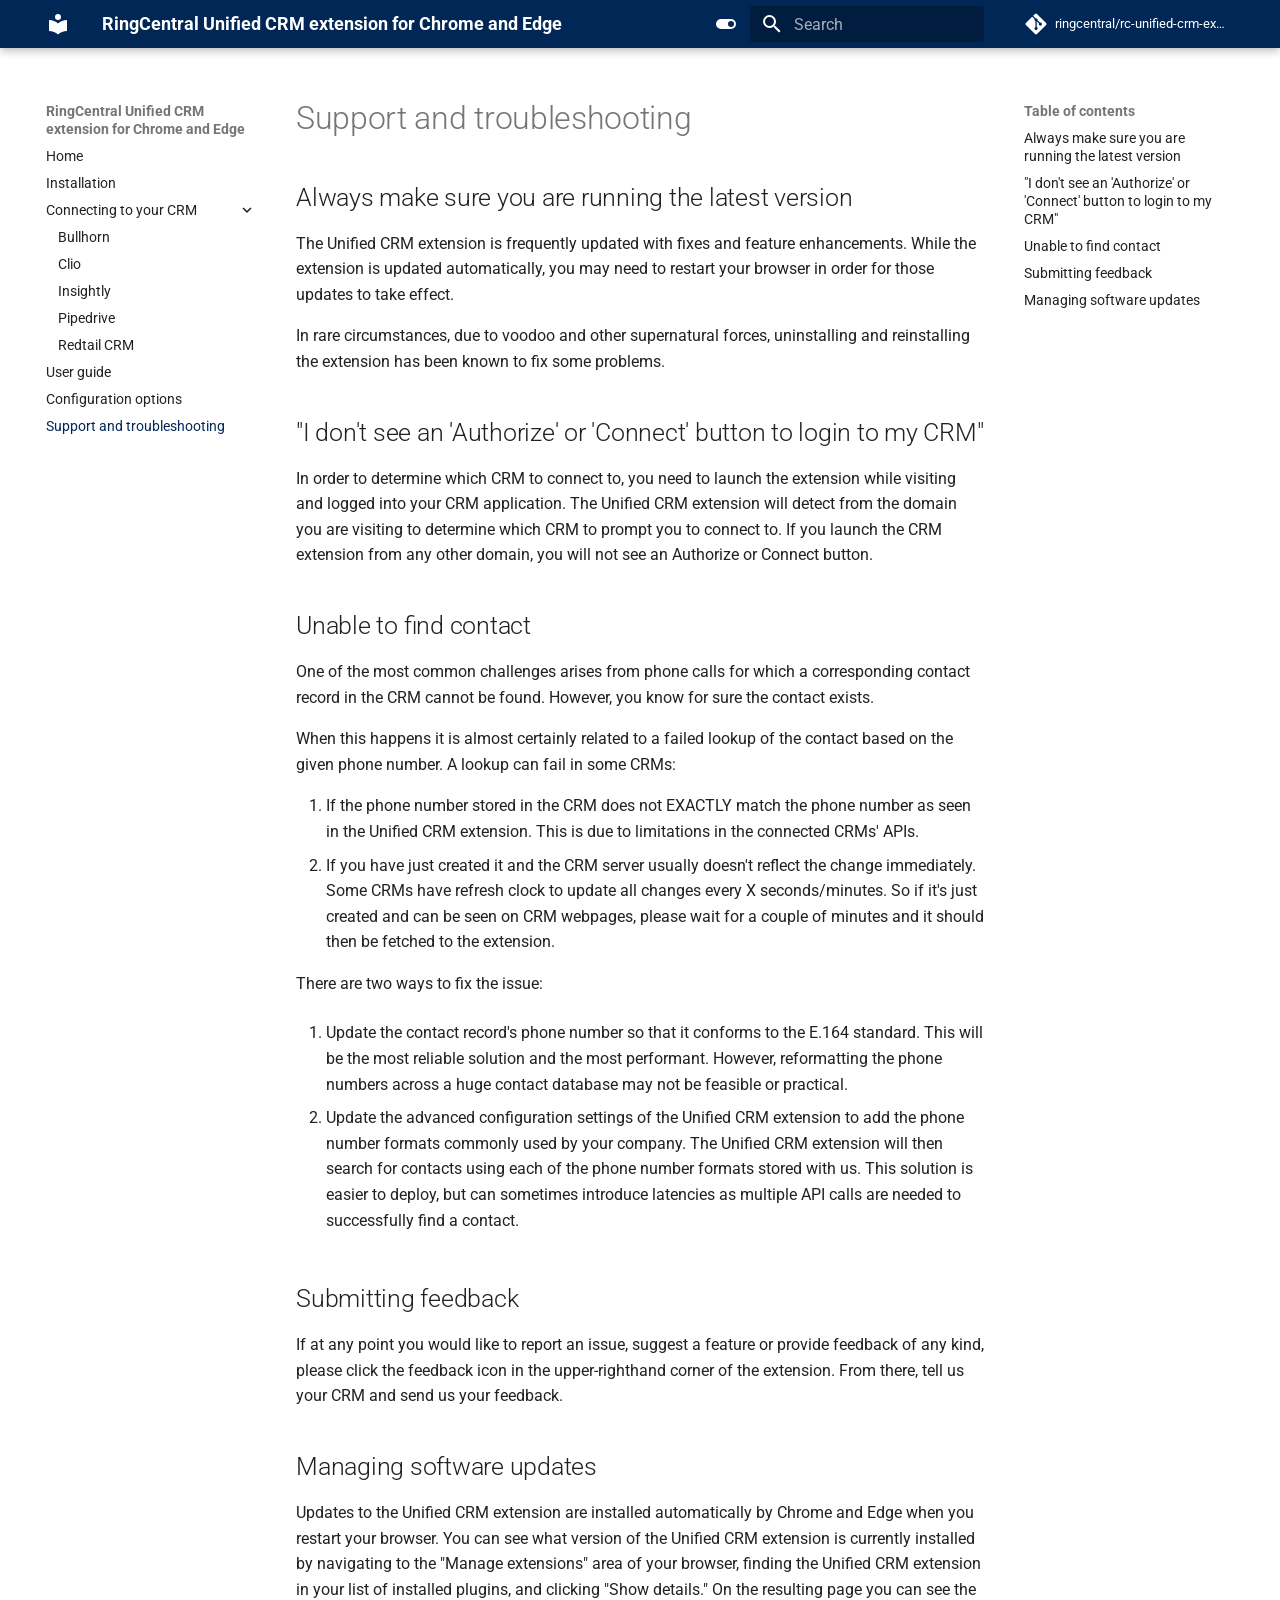
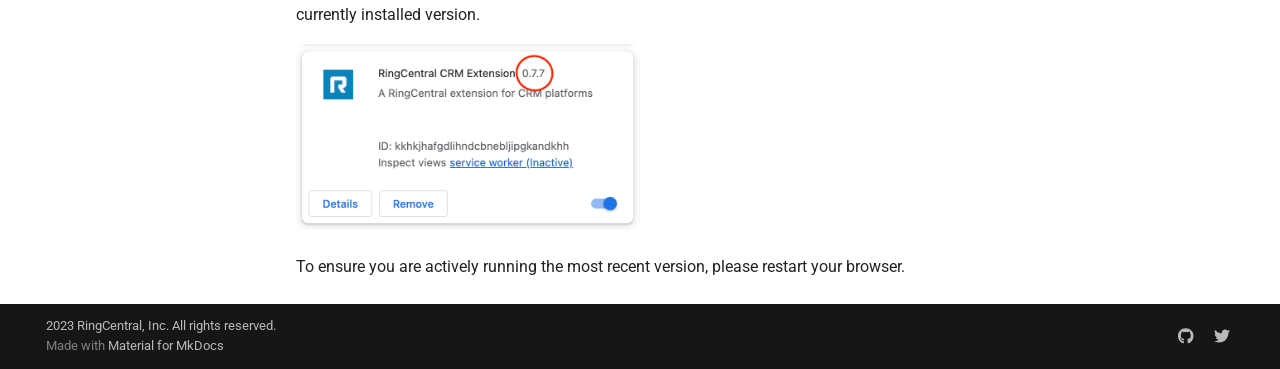
<file: support/index.html>
<!doctype html>
<html lang="en" class="no-js">
  <head>
    
      <meta charset="utf-8">
      <meta name="viewport" content="width=device-width,initial-scale=1">
      
      
      
        <link rel="canonical" href="https://github.com/ringcentral/rc-unified-crm-extension/support/">
      
      
        <link rel="prev" href="../configuration/">
      
      
      
      <link rel="icon" href="../assets/images/favicon.png">
      <meta name="generator" content="mkdocs-1.5.3, mkdocs-material-9.5.17">
    
    
      
        <title>Support and troubleshooting - RingCentral Unified CRM extension for Chrome and Edge</title>
      
    
    
      <link rel="stylesheet" href="../assets/stylesheets/main.bcfcd587.min.css">
      
        
        <link rel="stylesheet" href="../assets/stylesheets/palette.06af60db.min.css">
      
      


    
    
      
    
    
      
        
        
        <link rel="preconnect" href="https://fonts.gstatic.com" crossorigin>
        <link rel="stylesheet" href="https://fonts.googleapis.com/css?family=Roboto:300,300i,400,400i,700,700i%7CRoboto+Mono:400,400i,700,700i&display=fallback">
        <style>:root{--md-text-font:"Roboto";--md-code-font:"Roboto Mono"}</style>
      
    
    
      <link rel="stylesheet" href="../extra.css">
    
    <script>__md_scope=new URL("..",location),__md_hash=e=>[...e].reduce((e,_)=>(e<<5)-e+_.charCodeAt(0),0),__md_get=(e,_=localStorage,t=__md_scope)=>JSON.parse(_.getItem(t.pathname+"."+e)),__md_set=(e,_,t=localStorage,a=__md_scope)=>{try{t.setItem(a.pathname+"."+e,JSON.stringify(_))}catch(e){}}</script>
    
      

    
    
    
  </head>
  
  
    
    
      
    
    
    
    
    <body dir="ltr" data-md-color-scheme="default" data-md-color-primary="custom" data-md-color-accent="indigo">
  
    
    <input class="md-toggle" data-md-toggle="drawer" type="checkbox" id="__drawer" autocomplete="off">
    <input class="md-toggle" data-md-toggle="search" type="checkbox" id="__search" autocomplete="off">
    <label class="md-overlay" for="__drawer"></label>
    <div data-md-component="skip">
      
        
        <a href="#support-and-troubleshooting" class="md-skip">
          Skip to content
        </a>
      
    </div>
    <div data-md-component="announce">
      
    </div>
    
    
      

  

<header class="md-header md-header--shadow" data-md-component="header">
  <nav class="md-header__inner md-grid" aria-label="Header">
    <a href=".." title="RingCentral Unified CRM extension for Chrome and Edge" class="md-header__button md-logo" aria-label="RingCentral Unified CRM extension for Chrome and Edge" data-md-component="logo">
      
  
  <svg xmlns="http://www.w3.org/2000/svg" viewBox="0 0 24 24"><path d="M12 8a3 3 0 0 0 3-3 3 3 0 0 0-3-3 3 3 0 0 0-3 3 3 3 0 0 0 3 3m0 3.54C9.64 9.35 6.5 8 3 8v11c3.5 0 6.64 1.35 9 3.54 2.36-2.19 5.5-3.54 9-3.54V8c-3.5 0-6.64 1.35-9 3.54Z"/></svg>

    </a>
    <label class="md-header__button md-icon" for="__drawer">
      
      <svg xmlns="http://www.w3.org/2000/svg" viewBox="0 0 24 24"><path d="M3 6h18v2H3V6m0 5h18v2H3v-2m0 5h18v2H3v-2Z"/></svg>
    </label>
    <div class="md-header__title" data-md-component="header-title">
      <div class="md-header__ellipsis">
        <div class="md-header__topic">
          <span class="md-ellipsis">
            RingCentral Unified CRM extension for Chrome and Edge
          </span>
        </div>
        <div class="md-header__topic" data-md-component="header-topic">
          <span class="md-ellipsis">
            
              Support and troubleshooting
            
          </span>
        </div>
      </div>
    </div>
    
      
        <form class="md-header__option" data-md-component="palette">
  
    
    
    
    <input class="md-option" data-md-color-media="" data-md-color-scheme="default" data-md-color-primary="custom" data-md-color-accent="indigo"  aria-label="Switch to dark mode"  type="radio" name="__palette" id="__palette_0">
    
      <label class="md-header__button md-icon" title="Switch to dark mode" for="__palette_1" hidden>
        <svg xmlns="http://www.w3.org/2000/svg" viewBox="0 0 24 24"><path d="M17 7H7a5 5 0 0 0-5 5 5 5 0 0 0 5 5h10a5 5 0 0 0 5-5 5 5 0 0 0-5-5m0 8a3 3 0 0 1-3-3 3 3 0 0 1 3-3 3 3 0 0 1 3 3 3 3 0 0 1-3 3Z"/></svg>
      </label>
    
  
    
    
    
    <input class="md-option" data-md-color-media="" data-md-color-scheme="slate" data-md-color-primary="black" data-md-color-accent="indigo"  aria-label="Switch to light mode"  type="radio" name="__palette" id="__palette_1">
    
      <label class="md-header__button md-icon" title="Switch to light mode" for="__palette_0" hidden>
        <svg xmlns="http://www.w3.org/2000/svg" viewBox="0 0 24 24"><path d="M17 6H7c-3.31 0-6 2.69-6 6s2.69 6 6 6h10c3.31 0 6-2.69 6-6s-2.69-6-6-6zm0 10H7c-2.21 0-4-1.79-4-4s1.79-4 4-4h10c2.21 0 4 1.79 4 4s-1.79 4-4 4zM7 9c-1.66 0-3 1.34-3 3s1.34 3 3 3 3-1.34 3-3-1.34-3-3-3z"/></svg>
      </label>
    
  
</form>
      
    
    
      <script>var media,input,key,value,palette=__md_get("__palette");if(palette&&palette.color){"(prefers-color-scheme)"===palette.color.media&&(media=matchMedia("(prefers-color-scheme: light)"),input=document.querySelector(media.matches?"[data-md-color-media='(prefers-color-scheme: light)']":"[data-md-color-media='(prefers-color-scheme: dark)']"),palette.color.media=input.getAttribute("data-md-color-media"),palette.color.scheme=input.getAttribute("data-md-color-scheme"),palette.color.primary=input.getAttribute("data-md-color-primary"),palette.color.accent=input.getAttribute("data-md-color-accent"));for([key,value]of Object.entries(palette.color))document.body.setAttribute("data-md-color-"+key,value)}</script>
    
    
    
      <label class="md-header__button md-icon" for="__search">
        
        <svg xmlns="http://www.w3.org/2000/svg" viewBox="0 0 24 24"><path d="M9.5 3A6.5 6.5 0 0 1 16 9.5c0 1.61-.59 3.09-1.56 4.23l.27.27h.79l5 5-1.5 1.5-5-5v-.79l-.27-.27A6.516 6.516 0 0 1 9.5 16 6.5 6.5 0 0 1 3 9.5 6.5 6.5 0 0 1 9.5 3m0 2C7 5 5 7 5 9.5S7 14 9.5 14 14 12 14 9.5 12 5 9.5 5Z"/></svg>
      </label>
      <div class="md-search" data-md-component="search" role="dialog">
  <label class="md-search__overlay" for="__search"></label>
  <div class="md-search__inner" role="search">
    <form class="md-search__form" name="search">
      <input type="text" class="md-search__input" name="query" aria-label="Search" placeholder="Search" autocapitalize="off" autocorrect="off" autocomplete="off" spellcheck="false" data-md-component="search-query" required>
      <label class="md-search__icon md-icon" for="__search">
        
        <svg xmlns="http://www.w3.org/2000/svg" viewBox="0 0 24 24"><path d="M9.5 3A6.5 6.5 0 0 1 16 9.5c0 1.61-.59 3.09-1.56 4.23l.27.27h.79l5 5-1.5 1.5-5-5v-.79l-.27-.27A6.516 6.516 0 0 1 9.5 16 6.5 6.5 0 0 1 3 9.5 6.5 6.5 0 0 1 9.5 3m0 2C7 5 5 7 5 9.5S7 14 9.5 14 14 12 14 9.5 12 5 9.5 5Z"/></svg>
        
        <svg xmlns="http://www.w3.org/2000/svg" viewBox="0 0 24 24"><path d="M20 11v2H8l5.5 5.5-1.42 1.42L4.16 12l7.92-7.92L13.5 5.5 8 11h12Z"/></svg>
      </label>
      <nav class="md-search__options" aria-label="Search">
        
        <button type="reset" class="md-search__icon md-icon" title="Clear" aria-label="Clear" tabindex="-1">
          
          <svg xmlns="http://www.w3.org/2000/svg" viewBox="0 0 24 24"><path d="M19 6.41 17.59 5 12 10.59 6.41 5 5 6.41 10.59 12 5 17.59 6.41 19 12 13.41 17.59 19 19 17.59 13.41 12 19 6.41Z"/></svg>
        </button>
      </nav>
      
    </form>
    <div class="md-search__output">
      <div class="md-search__scrollwrap" data-md-scrollfix>
        <div class="md-search-result" data-md-component="search-result">
          <div class="md-search-result__meta">
            Initializing search
          </div>
          <ol class="md-search-result__list" role="presentation"></ol>
        </div>
      </div>
    </div>
  </div>
</div>
    
    
      <div class="md-header__source">
        <a href="https://github.com/ringcentral/rc-unified-crm-extension" title="Go to repository" class="md-source" data-md-component="source">
  <div class="md-source__icon md-icon">
    
    <svg xmlns="http://www.w3.org/2000/svg" viewBox="0 0 448 512"><!--! Font Awesome Free 6.5.1 by @fontawesome - https://fontawesome.com License - https://fontawesome.com/license/free (Icons: CC BY 4.0, Fonts: SIL OFL 1.1, Code: MIT License) Copyright 2023 Fonticons, Inc.--><path d="M439.55 236.05 244 40.45a28.87 28.87 0 0 0-40.81 0l-40.66 40.63 51.52 51.52c27.06-9.14 52.68 16.77 43.39 43.68l49.66 49.66c34.23-11.8 61.18 31 35.47 56.69-26.49 26.49-70.21-2.87-56-37.34L240.22 199v121.85c25.3 12.54 22.26 41.85 9.08 55a34.34 34.34 0 0 1-48.55 0c-17.57-17.6-11.07-46.91 11.25-56v-123c-20.8-8.51-24.6-30.74-18.64-45L142.57 101 8.45 235.14a28.86 28.86 0 0 0 0 40.81l195.61 195.6a28.86 28.86 0 0 0 40.8 0l194.69-194.69a28.86 28.86 0 0 0 0-40.81z"/></svg>
  </div>
  <div class="md-source__repository">
    ringcentral/rc-unified-crm-extension
  </div>
</a>
      </div>
    
  </nav>
  
</header>
    
    <div class="md-container" data-md-component="container">
      
      
        
          
        
      
      <main class="md-main" data-md-component="main">
        <div class="md-main__inner md-grid">
          
            
              
              <div class="md-sidebar md-sidebar--primary" data-md-component="sidebar" data-md-type="navigation" >
                <div class="md-sidebar__scrollwrap">
                  <div class="md-sidebar__inner">
                    



<nav class="md-nav md-nav--primary" aria-label="Navigation" data-md-level="0">
  <label class="md-nav__title" for="__drawer">
    <a href=".." title="RingCentral Unified CRM extension for Chrome and Edge" class="md-nav__button md-logo" aria-label="RingCentral Unified CRM extension for Chrome and Edge" data-md-component="logo">
      
  
  <svg xmlns="http://www.w3.org/2000/svg" viewBox="0 0 24 24"><path d="M12 8a3 3 0 0 0 3-3 3 3 0 0 0-3-3 3 3 0 0 0-3 3 3 3 0 0 0 3 3m0 3.54C9.64 9.35 6.5 8 3 8v11c3.5 0 6.64 1.35 9 3.54 2.36-2.19 5.5-3.54 9-3.54V8c-3.5 0-6.64 1.35-9 3.54Z"/></svg>

    </a>
    RingCentral Unified CRM extension for Chrome and Edge
  </label>
  
    <div class="md-nav__source">
      <a href="https://github.com/ringcentral/rc-unified-crm-extension" title="Go to repository" class="md-source" data-md-component="source">
  <div class="md-source__icon md-icon">
    
    <svg xmlns="http://www.w3.org/2000/svg" viewBox="0 0 448 512"><!--! Font Awesome Free 6.5.1 by @fontawesome - https://fontawesome.com License - https://fontawesome.com/license/free (Icons: CC BY 4.0, Fonts: SIL OFL 1.1, Code: MIT License) Copyright 2023 Fonticons, Inc.--><path d="M439.55 236.05 244 40.45a28.87 28.87 0 0 0-40.81 0l-40.66 40.63 51.52 51.52c27.06-9.14 52.68 16.77 43.39 43.68l49.66 49.66c34.23-11.8 61.18 31 35.47 56.69-26.49 26.49-70.21-2.87-56-37.34L240.22 199v121.85c25.3 12.54 22.26 41.85 9.08 55a34.34 34.34 0 0 1-48.55 0c-17.57-17.6-11.07-46.91 11.25-56v-123c-20.8-8.51-24.6-30.74-18.64-45L142.57 101 8.45 235.14a28.86 28.86 0 0 0 0 40.81l195.61 195.6a28.86 28.86 0 0 0 40.8 0l194.69-194.69a28.86 28.86 0 0 0 0-40.81z"/></svg>
  </div>
  <div class="md-source__repository">
    ringcentral/rc-unified-crm-extension
  </div>
</a>
    </div>
  
  <ul class="md-nav__list" data-md-scrollfix>
    
      
      
  
  
  
  
    <li class="md-nav__item">
      <a href=".." class="md-nav__link">
        
  
  <span class="md-ellipsis">
    Home
  </span>
  

      </a>
    </li>
  

    
      
      
  
  
  
  
    <li class="md-nav__item">
      <a href="../getting-started/" class="md-nav__link">
        
  
  <span class="md-ellipsis">
    Installation
  </span>
  

      </a>
    </li>
  

    
      
      
  
  
  
  
    
    
    
    
    <li class="md-nav__item md-nav__item--nested">
      
        
        
          
        
        <input class="md-nav__toggle md-toggle md-toggle--indeterminate" type="checkbox" id="__nav_3" >
        
          
          <label class="md-nav__link" for="__nav_3" id="__nav_3_label" tabindex="0">
            
  
  <span class="md-ellipsis">
    Connecting to your CRM
  </span>
  

            <span class="md-nav__icon md-icon"></span>
          </label>
        
        <nav class="md-nav" data-md-level="1" aria-labelledby="__nav_3_label" aria-expanded="false">
          <label class="md-nav__title" for="__nav_3">
            <span class="md-nav__icon md-icon"></span>
            Connecting to your CRM
          </label>
          <ul class="md-nav__list" data-md-scrollfix>
            
              
                
  
  
  
  
    <li class="md-nav__item">
      <a href="../bullhorn/" class="md-nav__link">
        
  
  <span class="md-ellipsis">
    Bullhorn
  </span>
  

      </a>
    </li>
  

              
            
              
                
  
  
  
  
    <li class="md-nav__item">
      <a href="../clio/" class="md-nav__link">
        
  
  <span class="md-ellipsis">
    Clio
  </span>
  

      </a>
    </li>
  

              
            
              
                
  
  
  
  
    <li class="md-nav__item">
      <a href="../insightly/" class="md-nav__link">
        
  
  <span class="md-ellipsis">
    Insightly
  </span>
  

      </a>
    </li>
  

              
            
              
                
  
  
  
  
    <li class="md-nav__item">
      <a href="../pipedrive/" class="md-nav__link">
        
  
  <span class="md-ellipsis">
    Pipedrive
  </span>
  

      </a>
    </li>
  

              
            
              
                
  
  
  
  
    <li class="md-nav__item">
      <a href="../redtail/" class="md-nav__link">
        
  
  <span class="md-ellipsis">
    Redtail CRM
  </span>
  

      </a>
    </li>
  

              
            
          </ul>
        </nav>
      
    </li>
  

    
      
      
  
  
  
  
    <li class="md-nav__item">
      <a href="../user-guide/" class="md-nav__link">
        
  
  <span class="md-ellipsis">
    User guide
  </span>
  

      </a>
    </li>
  

    
      
      
  
  
  
  
    <li class="md-nav__item">
      <a href="../configuration/" class="md-nav__link">
        
  
  <span class="md-ellipsis">
    Configuration options
  </span>
  

      </a>
    </li>
  

    
      
      
  
  
    
  
  
  
    <li class="md-nav__item md-nav__item--active">
      
      <input class="md-nav__toggle md-toggle" type="checkbox" id="__toc">
      
      
        
      
      
        <label class="md-nav__link md-nav__link--active" for="__toc">
          
  
  <span class="md-ellipsis">
    Support and troubleshooting
  </span>
  

          <span class="md-nav__icon md-icon"></span>
        </label>
      
      <a href="./" class="md-nav__link md-nav__link--active">
        
  
  <span class="md-ellipsis">
    Support and troubleshooting
  </span>
  

      </a>
      
        

<nav class="md-nav md-nav--secondary" aria-label="Table of contents">
  
  
  
    
  
  
    <label class="md-nav__title" for="__toc">
      <span class="md-nav__icon md-icon"></span>
      Table of contents
    </label>
    <ul class="md-nav__list" data-md-component="toc" data-md-scrollfix>
      
        <li class="md-nav__item">
  <a href="#always-make-sure-you-are-running-the-latest-version" class="md-nav__link">
    <span class="md-ellipsis">
      Always make sure you are running the latest version
    </span>
  </a>
  
</li>
      
        <li class="md-nav__item">
  <a href="#i-dont-see-an-authorize-or-connect-button-to-login-to-my-crm" class="md-nav__link">
    <span class="md-ellipsis">
      "I don't see an 'Authorize' or 'Connect' button to login to my CRM"
    </span>
  </a>
  
</li>
      
        <li class="md-nav__item">
  <a href="#unable-to-find-contact" class="md-nav__link">
    <span class="md-ellipsis">
      Unable to find contact
    </span>
  </a>
  
</li>
      
        <li class="md-nav__item">
  <a href="#submitting-feedback" class="md-nav__link">
    <span class="md-ellipsis">
      Submitting feedback
    </span>
  </a>
  
</li>
      
        <li class="md-nav__item">
  <a href="#managing-software-updates" class="md-nav__link">
    <span class="md-ellipsis">
      Managing software updates
    </span>
  </a>
  
</li>
      
    </ul>
  
</nav>
      
    </li>
  

    
  </ul>
</nav>
                  </div>
                </div>
              </div>
            
            
              
              <div class="md-sidebar md-sidebar--secondary" data-md-component="sidebar" data-md-type="toc" >
                <div class="md-sidebar__scrollwrap">
                  <div class="md-sidebar__inner">
                    

<nav class="md-nav md-nav--secondary" aria-label="Table of contents">
  
  
  
    
  
  
    <label class="md-nav__title" for="__toc">
      <span class="md-nav__icon md-icon"></span>
      Table of contents
    </label>
    <ul class="md-nav__list" data-md-component="toc" data-md-scrollfix>
      
        <li class="md-nav__item">
  <a href="#always-make-sure-you-are-running-the-latest-version" class="md-nav__link">
    <span class="md-ellipsis">
      Always make sure you are running the latest version
    </span>
  </a>
  
</li>
      
        <li class="md-nav__item">
  <a href="#i-dont-see-an-authorize-or-connect-button-to-login-to-my-crm" class="md-nav__link">
    <span class="md-ellipsis">
      "I don't see an 'Authorize' or 'Connect' button to login to my CRM"
    </span>
  </a>
  
</li>
      
        <li class="md-nav__item">
  <a href="#unable-to-find-contact" class="md-nav__link">
    <span class="md-ellipsis">
      Unable to find contact
    </span>
  </a>
  
</li>
      
        <li class="md-nav__item">
  <a href="#submitting-feedback" class="md-nav__link">
    <span class="md-ellipsis">
      Submitting feedback
    </span>
  </a>
  
</li>
      
        <li class="md-nav__item">
  <a href="#managing-software-updates" class="md-nav__link">
    <span class="md-ellipsis">
      Managing software updates
    </span>
  </a>
  
</li>
      
    </ul>
  
</nav>
                  </div>
                </div>
              </div>
            
          
          
            <div class="md-content" data-md-component="content">
              <article class="md-content__inner md-typeset">
                
                  

  
  


<h1 id="support-and-troubleshooting">Support and troubleshooting</h1>
<h2 id="always-make-sure-you-are-running-the-latest-version">Always make sure you are running the latest version</h2>
<p>The Unified CRM extension is frequently updated with fixes and feature enhancements. While the extension is updated automatically, you may need to restart your browser in order for those updates to take effect. </p>
<p>In rare circumstances, due to voodoo and other supernatural forces, uninstalling and reinstalling the extension has been known to fix some problems. </p>
<h2 id="i-dont-see-an-authorize-or-connect-button-to-login-to-my-crm">"I don't see an 'Authorize' or 'Connect' button to login to my CRM"</h2>
<p>In order to determine which CRM to connect to, you need to launch the extension while visiting and logged into your CRM application. The Unified CRM extension will detect from the domain you are visiting to determine which CRM to prompt you to connect to. If you launch the CRM extension from any other domain, you will not see an Authorize or Connect button. </p>
<h2 id="unable-to-find-contact">Unable to find contact</h2>
<p>One of the most common challenges arises from phone calls for which a corresponding contact record in the CRM cannot be found. However, you know for sure the contact exists.</p>
<p>When this happens it is almost certainly related to a failed lookup of the contact based on the given phone number. A lookup can fail in some CRMs:</p>
<ol>
<li>If the phone number stored in the CRM does not EXACTLY match the phone number as seen in the Unified CRM extension. This is due to limitations in the connected CRMs' APIs. </li>
<li>If you have just created it and the CRM server usually doesn't reflect the change immediately. Some CRMs have refresh clock to update all changes every X seconds/minutes. So if it's just created and can be seen on CRM webpages, please wait for a couple of minutes and it should then be fetched to the extension.</li>
</ol>
<p>There are two ways to fix the issue:</p>
<ol>
<li>
<p>Update the contact record's phone number so that it conforms to the E.164 standard. This will be the most reliable solution and the most performant. However, reformatting the phone numbers across a huge contact database may not be feasible or practical. </p>
</li>
<li>
<p>Update the advanced configuration settings of the Unified CRM extension to add the phone number formats commonly used by your company. The Unified CRM extension will then search for contacts using each of the phone number formats stored with us. This solution is easier to deploy, but can sometimes introduce latencies as multiple API calls are needed to successfully find a contact. </p>
</li>
</ol>
<h2 id="submitting-feedback">Submitting feedback</h2>
<p>If at any point you would like to report an issue, suggest a feature or provide feedback of any kind, please click the feedback icon in the upper-righthand corner of the extension. From there, tell us your CRM and send us your feedback. </p>
<h2 id="managing-software-updates">Managing software updates</h2>
<p>Updates to the Unified CRM extension are installed automatically by Chrome and Edge when you restart your browser. You can see what version of the Unified CRM extension is currently installed by navigating to the "Manage extensions" area of your browser, finding the Unified CRM extension in your list of installed plugins, and clicking "Show details." On the resulting page you can see the currently installed version. </p>
<p><img alt="version number" src="../img/version.png" style="width:50%" /></p>
<p>To ensure you are actively running the most recent version, please restart your browser. </p>












                
              </article>
            </div>
          
          
<script>var target=document.getElementById(location.hash.slice(1));target&&target.name&&(target.checked=target.name.startsWith("__tabbed_"))</script>
        </div>
        
      </main>
      
        <footer class="md-footer">
  
  <div class="md-footer-meta md-typeset">
    <div class="md-footer-meta__inner md-grid">
      <div class="md-copyright">
  
    <div class="md-copyright__highlight">
      2023 RingCentral, Inc. All rights reserved.
    </div>
  
  
    Made with
    <a href="https://squidfunk.github.io/mkdocs-material/" target="_blank" rel="noopener">
      Material for MkDocs
    </a>
  
</div>
      
        <div class="md-social">
  
    
    
    
    
      
      
    
    <a href="https://github.com/ringcentral" target="_blank" rel="noopener" title="github.com" class="md-social__link">
      <svg xmlns="http://www.w3.org/2000/svg" viewBox="0 0 496 512"><!--! Font Awesome Free 6.5.1 by @fontawesome - https://fontawesome.com License - https://fontawesome.com/license/free (Icons: CC BY 4.0, Fonts: SIL OFL 1.1, Code: MIT License) Copyright 2023 Fonticons, Inc.--><path d="M165.9 397.4c0 2-2.3 3.6-5.2 3.6-3.3.3-5.6-1.3-5.6-3.6 0-2 2.3-3.6 5.2-3.6 3-.3 5.6 1.3 5.6 3.6zm-31.1-4.5c-.7 2 1.3 4.3 4.3 4.9 2.6 1 5.6 0 6.2-2s-1.3-4.3-4.3-5.2c-2.6-.7-5.5.3-6.2 2.3zm44.2-1.7c-2.9.7-4.9 2.6-4.6 4.9.3 2 2.9 3.3 5.9 2.6 2.9-.7 4.9-2.6 4.6-4.6-.3-1.9-3-3.2-5.9-2.9zM244.8 8C106.1 8 0 113.3 0 252c0 110.9 69.8 205.8 169.5 239.2 12.8 2.3 17.3-5.6 17.3-12.1 0-6.2-.3-40.4-.3-61.4 0 0-70 15-84.7-29.8 0 0-11.4-29.1-27.8-36.6 0 0-22.9-15.7 1.6-15.4 0 0 24.9 2 38.6 25.8 21.9 38.6 58.6 27.5 72.9 20.9 2.3-16 8.8-27.1 16-33.7-55.9-6.2-112.3-14.3-112.3-110.5 0-27.5 7.6-41.3 23.6-58.9-2.6-6.5-11.1-33.3 2.6-67.9 20.9-6.5 69 27 69 27 20-5.6 41.5-8.5 62.8-8.5s42.8 2.9 62.8 8.5c0 0 48.1-33.6 69-27 13.7 34.7 5.2 61.4 2.6 67.9 16 17.7 25.8 31.5 25.8 58.9 0 96.5-58.9 104.2-114.8 110.5 9.2 7.9 17 22.9 17 46.4 0 33.7-.3 75.4-.3 83.6 0 6.5 4.6 14.4 17.3 12.1C428.2 457.8 496 362.9 496 252 496 113.3 383.5 8 244.8 8zM97.2 352.9c-1.3 1-1 3.3.7 5.2 1.6 1.6 3.9 2.3 5.2 1 1.3-1 1-3.3-.7-5.2-1.6-1.6-3.9-2.3-5.2-1zm-10.8-8.1c-.7 1.3.3 2.9 2.3 3.9 1.6 1 3.6.7 4.3-.7.7-1.3-.3-2.9-2.3-3.9-2-.6-3.6-.3-4.3.7zm32.4 35.6c-1.6 1.3-1 4.3 1.3 6.2 2.3 2.3 5.2 2.6 6.5 1 1.3-1.3.7-4.3-1.3-6.2-2.2-2.3-5.2-2.6-6.5-1zm-11.4-14.7c-1.6 1-1.6 3.6 0 5.9 1.6 2.3 4.3 3.3 5.6 2.3 1.6-1.3 1.6-3.9 0-6.2-1.4-2.3-4-3.3-5.6-2z"/></svg>
    </a>
  
    
    
    
    
      
      
    
    <a href="https://twitter.com/ringcentraldevs" target="_blank" rel="noopener" title="twitter.com" class="md-social__link">
      <svg xmlns="http://www.w3.org/2000/svg" viewBox="0 0 512 512"><!--! Font Awesome Free 6.5.1 by @fontawesome - https://fontawesome.com License - https://fontawesome.com/license/free (Icons: CC BY 4.0, Fonts: SIL OFL 1.1, Code: MIT License) Copyright 2023 Fonticons, Inc.--><path d="M459.37 151.716c.325 4.548.325 9.097.325 13.645 0 138.72-105.583 298.558-298.558 298.558-59.452 0-114.68-17.219-161.137-47.106 8.447.974 16.568 1.299 25.34 1.299 49.055 0 94.213-16.568 130.274-44.832-46.132-.975-84.792-31.188-98.112-72.772 6.498.974 12.995 1.624 19.818 1.624 9.421 0 18.843-1.3 27.614-3.573-48.081-9.747-84.143-51.98-84.143-102.985v-1.299c13.969 7.797 30.214 12.67 47.431 13.319-28.264-18.843-46.781-51.005-46.781-87.391 0-19.492 5.197-37.36 14.294-52.954 51.655 63.675 129.3 105.258 216.365 109.807-1.624-7.797-2.599-15.918-2.599-24.04 0-57.828 46.782-104.934 104.934-104.934 30.213 0 57.502 12.67 76.67 33.137 23.715-4.548 46.456-13.32 66.599-25.34-7.798 24.366-24.366 44.833-46.132 57.827 21.117-2.273 41.584-8.122 60.426-16.243-14.292 20.791-32.161 39.308-52.628 54.253z"/></svg>
    </a>
  
</div>
      
    </div>
  </div>
</footer>
      
    </div>
    <div class="md-dialog" data-md-component="dialog">
      <div class="md-dialog__inner md-typeset"></div>
    </div>
    
    
    <script id="__config" type="application/json">{"base": "..", "features": ["navigation.path", "navigation.expand", "search.sharing", "search.highlight"], "search": "../assets/javascripts/workers/search.b8dbb3d2.min.js", "translations": {"clipboard.copied": "Copied to clipboard", "clipboard.copy": "Copy to clipboard", "search.result.more.one": "1 more on this page", "search.result.more.other": "# more on this page", "search.result.none": "No matching documents", "search.result.one": "1 matching document", "search.result.other": "# matching documents", "search.result.placeholder": "Type to start searching", "search.result.term.missing": "Missing", "select.version": "Select version"}}</script>
    
    
      <script src="../assets/javascripts/bundle.1e8ae164.min.js"></script>
      
    
  </body>
</html>
</file>
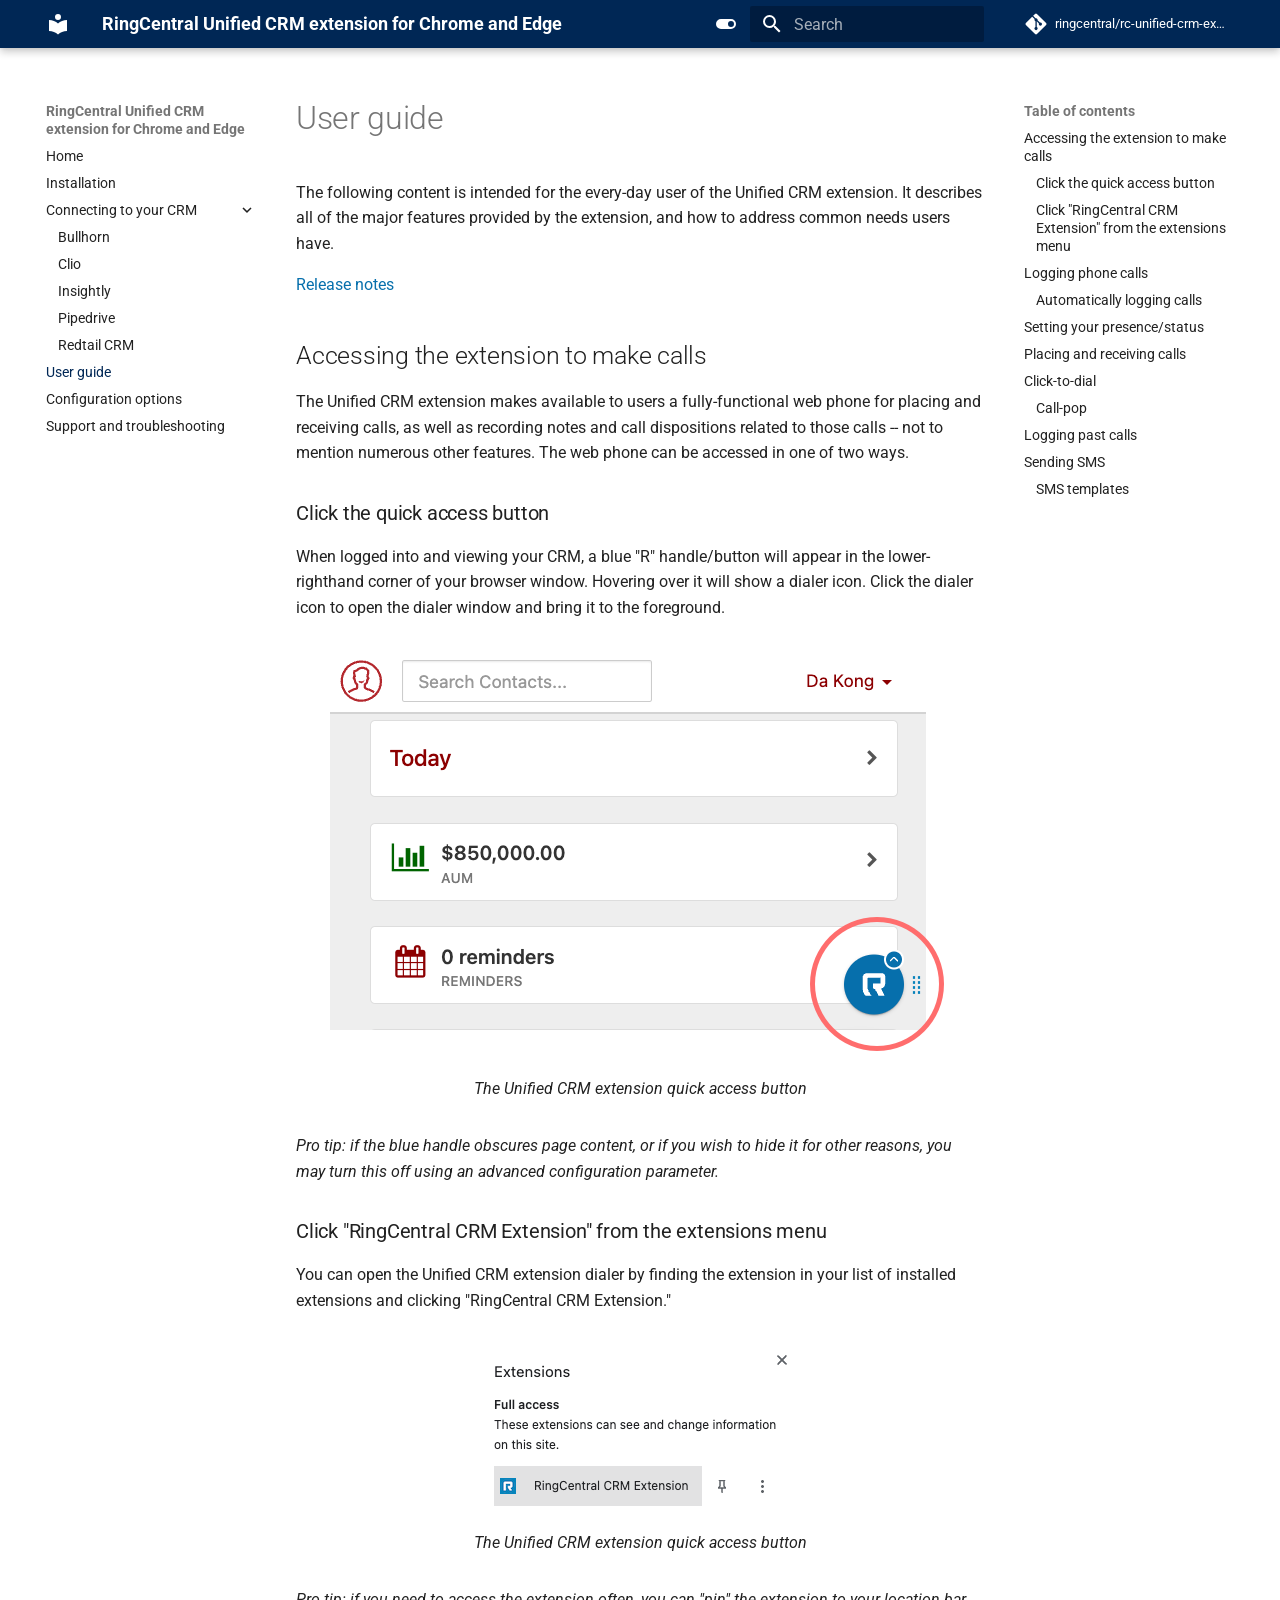
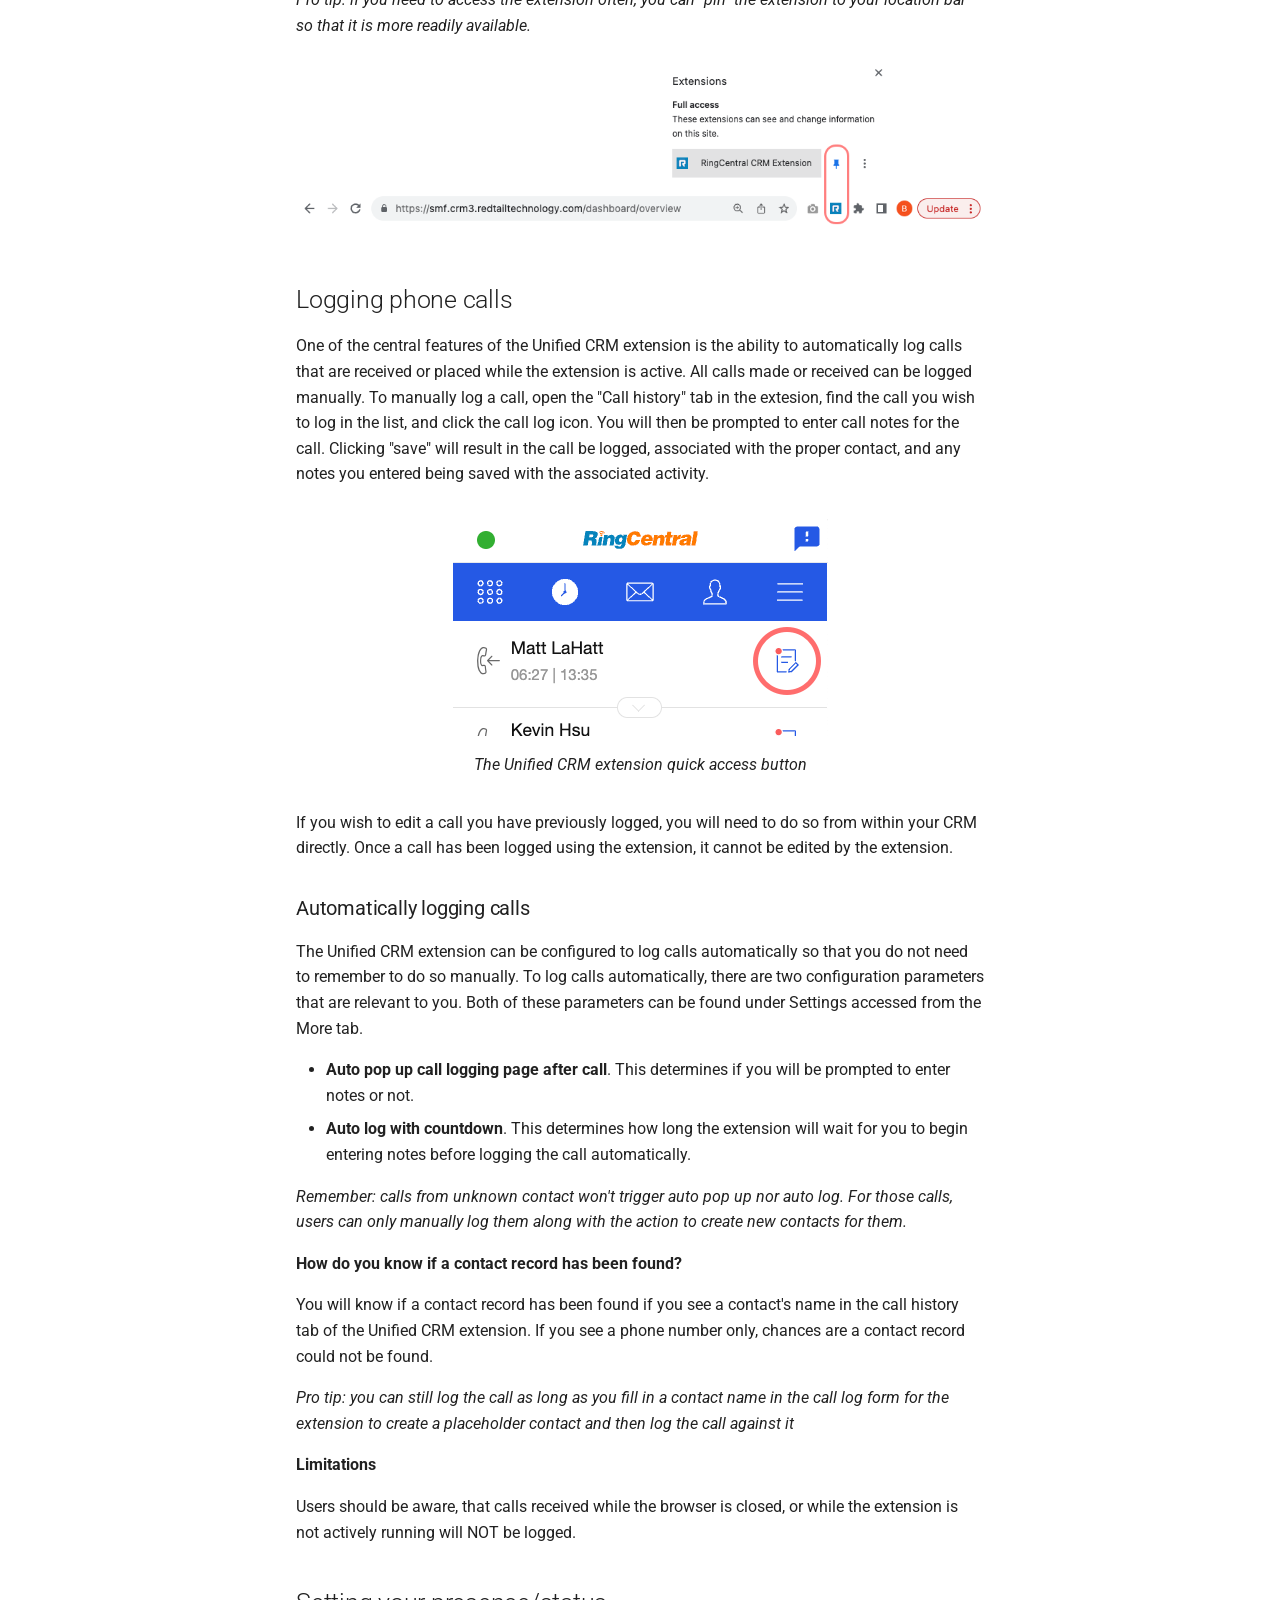
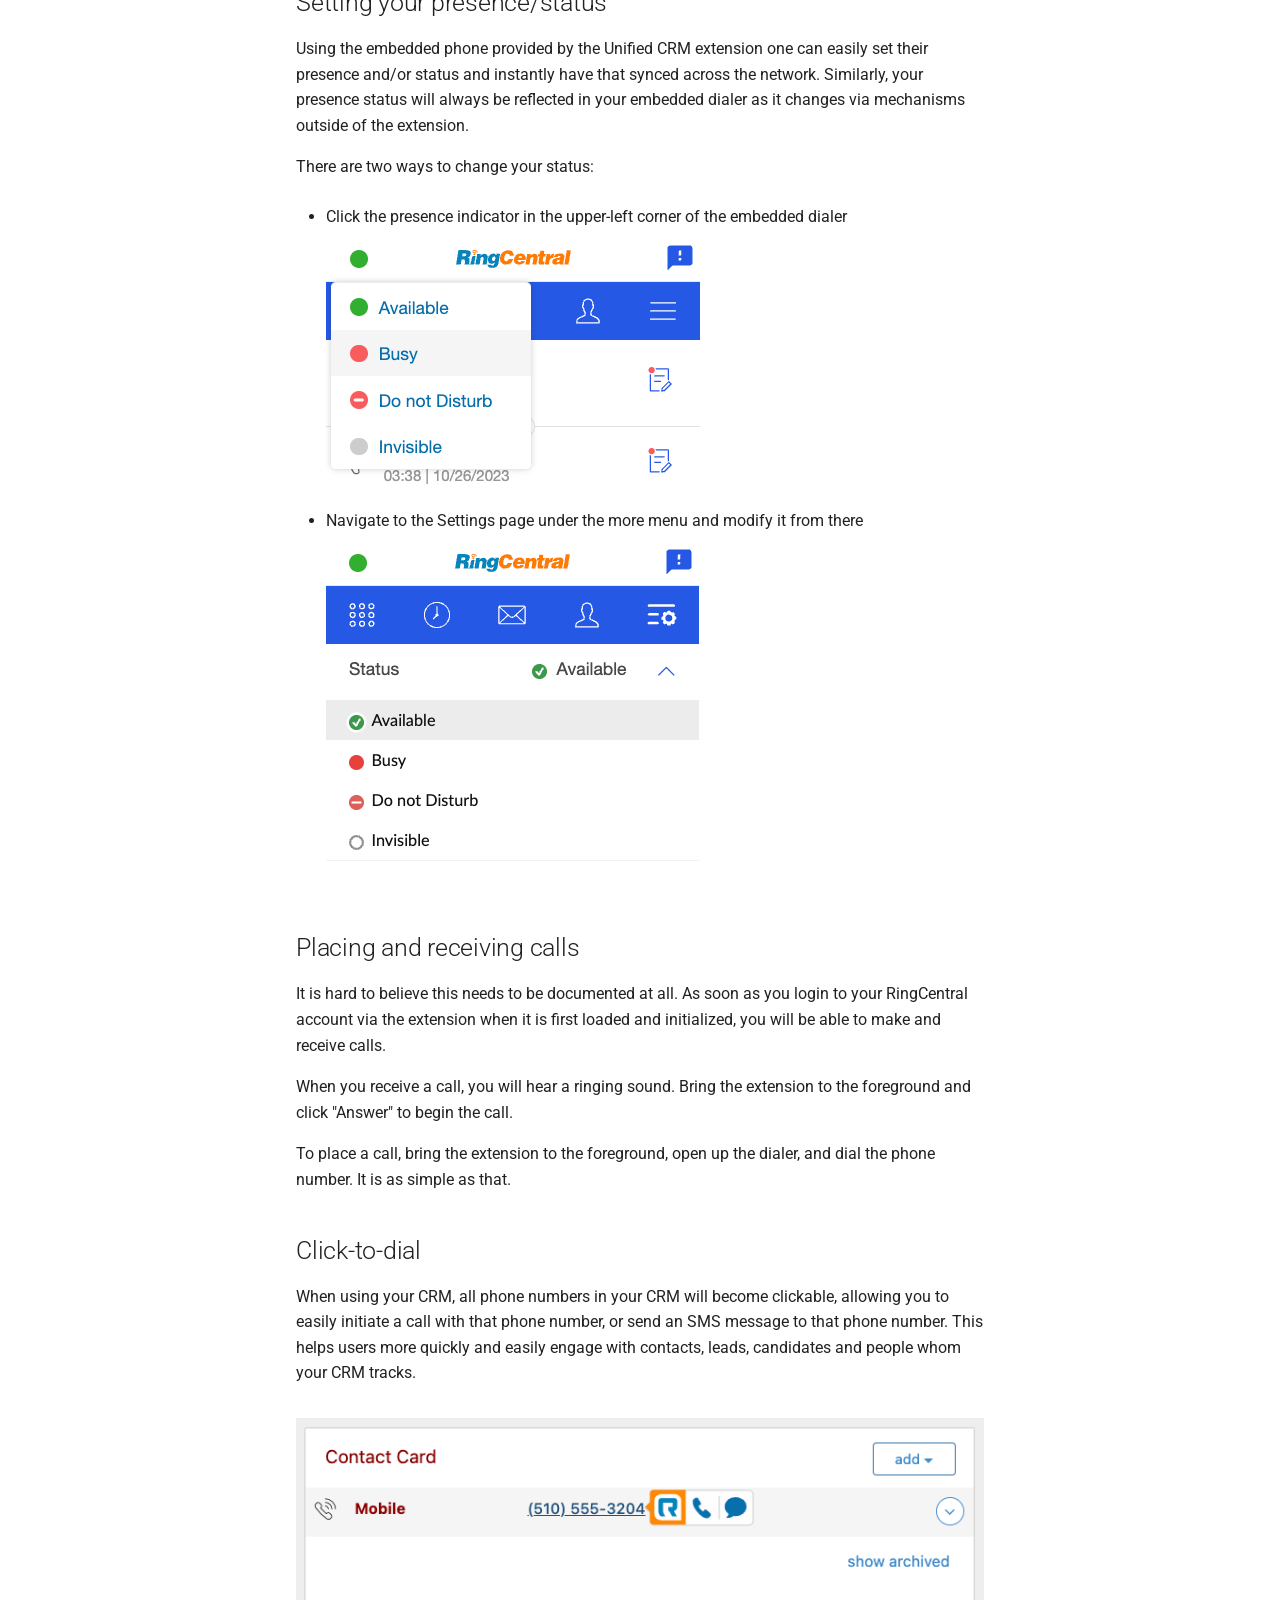
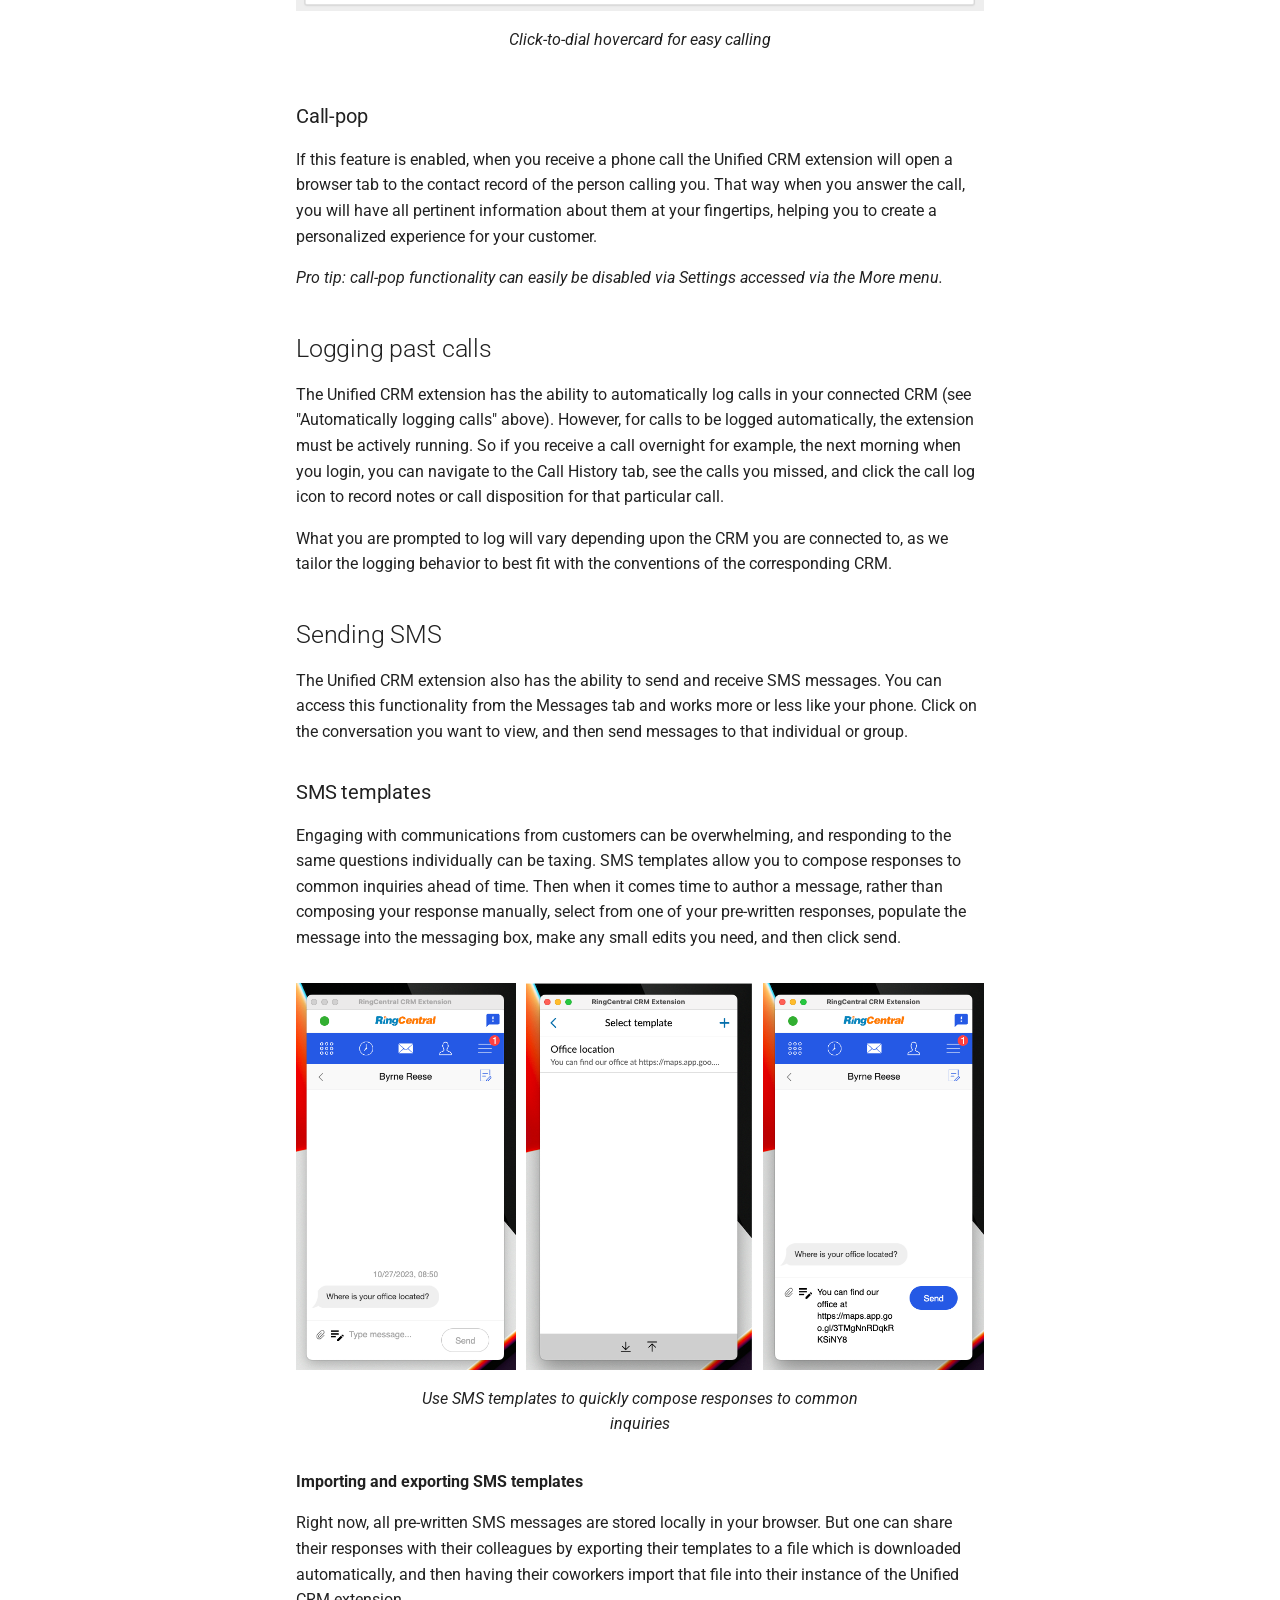
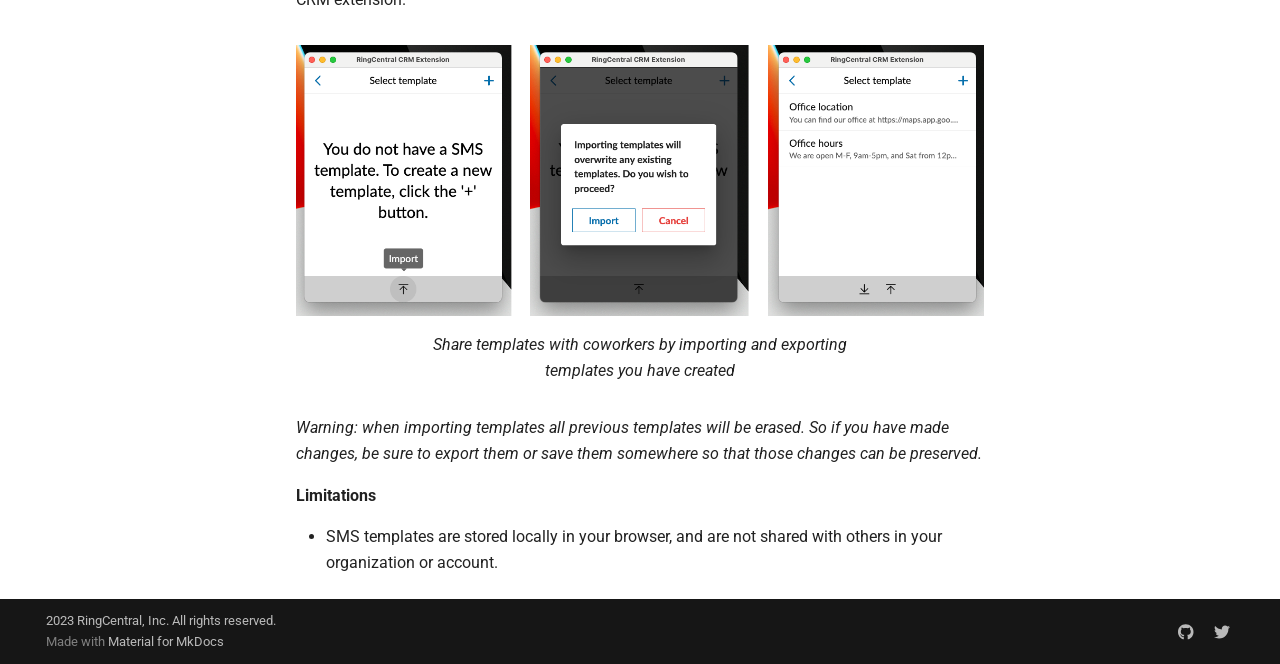
<file: user-guide/index.html>
<!doctype html>
<html lang="en" class="no-js">
  <head>
    
      <meta charset="utf-8">
      <meta name="viewport" content="width=device-width,initial-scale=1">
      
      
      
        <link rel="canonical" href="https://github.com/ringcentral/rc-unified-crm-extension/user-guide/">
      
      
        <link rel="prev" href="../redtail/">
      
      
        <link rel="next" href="../configuration/">
      
      
      <link rel="icon" href="../assets/images/favicon.png">
      <meta name="generator" content="mkdocs-1.5.3, mkdocs-material-9.5.17">
    
    
      
        <title>User guide - RingCentral Unified CRM extension for Chrome and Edge</title>
      
    
    
      <link rel="stylesheet" href="../assets/stylesheets/main.bcfcd587.min.css">
      
        
        <link rel="stylesheet" href="../assets/stylesheets/palette.06af60db.min.css">
      
      


    
    
      
    
    
      
        
        
        <link rel="preconnect" href="https://fonts.gstatic.com" crossorigin>
        <link rel="stylesheet" href="https://fonts.googleapis.com/css?family=Roboto:300,300i,400,400i,700,700i%7CRoboto+Mono:400,400i,700,700i&display=fallback">
        <style>:root{--md-text-font:"Roboto";--md-code-font:"Roboto Mono"}</style>
      
    
    
      <link rel="stylesheet" href="../extra.css">
    
    <script>__md_scope=new URL("..",location),__md_hash=e=>[...e].reduce((e,_)=>(e<<5)-e+_.charCodeAt(0),0),__md_get=(e,_=localStorage,t=__md_scope)=>JSON.parse(_.getItem(t.pathname+"."+e)),__md_set=(e,_,t=localStorage,a=__md_scope)=>{try{t.setItem(a.pathname+"."+e,JSON.stringify(_))}catch(e){}}</script>
    
      

    
    
    
  </head>
  
  
    
    
      
    
    
    
    
    <body dir="ltr" data-md-color-scheme="default" data-md-color-primary="custom" data-md-color-accent="indigo">
  
    
    <input class="md-toggle" data-md-toggle="drawer" type="checkbox" id="__drawer" autocomplete="off">
    <input class="md-toggle" data-md-toggle="search" type="checkbox" id="__search" autocomplete="off">
    <label class="md-overlay" for="__drawer"></label>
    <div data-md-component="skip">
      
        
        <a href="#user-guide" class="md-skip">
          Skip to content
        </a>
      
    </div>
    <div data-md-component="announce">
      
    </div>
    
    
      

  

<header class="md-header md-header--shadow" data-md-component="header">
  <nav class="md-header__inner md-grid" aria-label="Header">
    <a href=".." title="RingCentral Unified CRM extension for Chrome and Edge" class="md-header__button md-logo" aria-label="RingCentral Unified CRM extension for Chrome and Edge" data-md-component="logo">
      
  
  <svg xmlns="http://www.w3.org/2000/svg" viewBox="0 0 24 24"><path d="M12 8a3 3 0 0 0 3-3 3 3 0 0 0-3-3 3 3 0 0 0-3 3 3 3 0 0 0 3 3m0 3.54C9.64 9.35 6.5 8 3 8v11c3.5 0 6.64 1.35 9 3.54 2.36-2.19 5.5-3.54 9-3.54V8c-3.5 0-6.64 1.35-9 3.54Z"/></svg>

    </a>
    <label class="md-header__button md-icon" for="__drawer">
      
      <svg xmlns="http://www.w3.org/2000/svg" viewBox="0 0 24 24"><path d="M3 6h18v2H3V6m0 5h18v2H3v-2m0 5h18v2H3v-2Z"/></svg>
    </label>
    <div class="md-header__title" data-md-component="header-title">
      <div class="md-header__ellipsis">
        <div class="md-header__topic">
          <span class="md-ellipsis">
            RingCentral Unified CRM extension for Chrome and Edge
          </span>
        </div>
        <div class="md-header__topic" data-md-component="header-topic">
          <span class="md-ellipsis">
            
              User guide
            
          </span>
        </div>
      </div>
    </div>
    
      
        <form class="md-header__option" data-md-component="palette">
  
    
    
    
    <input class="md-option" data-md-color-media="" data-md-color-scheme="default" data-md-color-primary="custom" data-md-color-accent="indigo"  aria-label="Switch to dark mode"  type="radio" name="__palette" id="__palette_0">
    
      <label class="md-header__button md-icon" title="Switch to dark mode" for="__palette_1" hidden>
        <svg xmlns="http://www.w3.org/2000/svg" viewBox="0 0 24 24"><path d="M17 7H7a5 5 0 0 0-5 5 5 5 0 0 0 5 5h10a5 5 0 0 0 5-5 5 5 0 0 0-5-5m0 8a3 3 0 0 1-3-3 3 3 0 0 1 3-3 3 3 0 0 1 3 3 3 3 0 0 1-3 3Z"/></svg>
      </label>
    
  
    
    
    
    <input class="md-option" data-md-color-media="" data-md-color-scheme="slate" data-md-color-primary="black" data-md-color-accent="indigo"  aria-label="Switch to light mode"  type="radio" name="__palette" id="__palette_1">
    
      <label class="md-header__button md-icon" title="Switch to light mode" for="__palette_0" hidden>
        <svg xmlns="http://www.w3.org/2000/svg" viewBox="0 0 24 24"><path d="M17 6H7c-3.31 0-6 2.69-6 6s2.69 6 6 6h10c3.31 0 6-2.69 6-6s-2.69-6-6-6zm0 10H7c-2.21 0-4-1.79-4-4s1.79-4 4-4h10c2.21 0 4 1.79 4 4s-1.79 4-4 4zM7 9c-1.66 0-3 1.34-3 3s1.34 3 3 3 3-1.34 3-3-1.34-3-3-3z"/></svg>
      </label>
    
  
</form>
      
    
    
      <script>var media,input,key,value,palette=__md_get("__palette");if(palette&&palette.color){"(prefers-color-scheme)"===palette.color.media&&(media=matchMedia("(prefers-color-scheme: light)"),input=document.querySelector(media.matches?"[data-md-color-media='(prefers-color-scheme: light)']":"[data-md-color-media='(prefers-color-scheme: dark)']"),palette.color.media=input.getAttribute("data-md-color-media"),palette.color.scheme=input.getAttribute("data-md-color-scheme"),palette.color.primary=input.getAttribute("data-md-color-primary"),palette.color.accent=input.getAttribute("data-md-color-accent"));for([key,value]of Object.entries(palette.color))document.body.setAttribute("data-md-color-"+key,value)}</script>
    
    
    
      <label class="md-header__button md-icon" for="__search">
        
        <svg xmlns="http://www.w3.org/2000/svg" viewBox="0 0 24 24"><path d="M9.5 3A6.5 6.5 0 0 1 16 9.5c0 1.61-.59 3.09-1.56 4.23l.27.27h.79l5 5-1.5 1.5-5-5v-.79l-.27-.27A6.516 6.516 0 0 1 9.5 16 6.5 6.5 0 0 1 3 9.5 6.5 6.5 0 0 1 9.5 3m0 2C7 5 5 7 5 9.5S7 14 9.5 14 14 12 14 9.5 12 5 9.5 5Z"/></svg>
      </label>
      <div class="md-search" data-md-component="search" role="dialog">
  <label class="md-search__overlay" for="__search"></label>
  <div class="md-search__inner" role="search">
    <form class="md-search__form" name="search">
      <input type="text" class="md-search__input" name="query" aria-label="Search" placeholder="Search" autocapitalize="off" autocorrect="off" autocomplete="off" spellcheck="false" data-md-component="search-query" required>
      <label class="md-search__icon md-icon" for="__search">
        
        <svg xmlns="http://www.w3.org/2000/svg" viewBox="0 0 24 24"><path d="M9.5 3A6.5 6.5 0 0 1 16 9.5c0 1.61-.59 3.09-1.56 4.23l.27.27h.79l5 5-1.5 1.5-5-5v-.79l-.27-.27A6.516 6.516 0 0 1 9.5 16 6.5 6.5 0 0 1 3 9.5 6.5 6.5 0 0 1 9.5 3m0 2C7 5 5 7 5 9.5S7 14 9.5 14 14 12 14 9.5 12 5 9.5 5Z"/></svg>
        
        <svg xmlns="http://www.w3.org/2000/svg" viewBox="0 0 24 24"><path d="M20 11v2H8l5.5 5.5-1.42 1.42L4.16 12l7.92-7.92L13.5 5.5 8 11h12Z"/></svg>
      </label>
      <nav class="md-search__options" aria-label="Search">
        
        <button type="reset" class="md-search__icon md-icon" title="Clear" aria-label="Clear" tabindex="-1">
          
          <svg xmlns="http://www.w3.org/2000/svg" viewBox="0 0 24 24"><path d="M19 6.41 17.59 5 12 10.59 6.41 5 5 6.41 10.59 12 5 17.59 6.41 19 12 13.41 17.59 19 19 17.59 13.41 12 19 6.41Z"/></svg>
        </button>
      </nav>
      
    </form>
    <div class="md-search__output">
      <div class="md-search__scrollwrap" data-md-scrollfix>
        <div class="md-search-result" data-md-component="search-result">
          <div class="md-search-result__meta">
            Initializing search
          </div>
          <ol class="md-search-result__list" role="presentation"></ol>
        </div>
      </div>
    </div>
  </div>
</div>
    
    
      <div class="md-header__source">
        <a href="https://github.com/ringcentral/rc-unified-crm-extension" title="Go to repository" class="md-source" data-md-component="source">
  <div class="md-source__icon md-icon">
    
    <svg xmlns="http://www.w3.org/2000/svg" viewBox="0 0 448 512"><!--! Font Awesome Free 6.5.1 by @fontawesome - https://fontawesome.com License - https://fontawesome.com/license/free (Icons: CC BY 4.0, Fonts: SIL OFL 1.1, Code: MIT License) Copyright 2023 Fonticons, Inc.--><path d="M439.55 236.05 244 40.45a28.87 28.87 0 0 0-40.81 0l-40.66 40.63 51.52 51.52c27.06-9.14 52.68 16.77 43.39 43.68l49.66 49.66c34.23-11.8 61.18 31 35.47 56.69-26.49 26.49-70.21-2.87-56-37.34L240.22 199v121.85c25.3 12.54 22.26 41.85 9.08 55a34.34 34.34 0 0 1-48.55 0c-17.57-17.6-11.07-46.91 11.25-56v-123c-20.8-8.51-24.6-30.74-18.64-45L142.57 101 8.45 235.14a28.86 28.86 0 0 0 0 40.81l195.61 195.6a28.86 28.86 0 0 0 40.8 0l194.69-194.69a28.86 28.86 0 0 0 0-40.81z"/></svg>
  </div>
  <div class="md-source__repository">
    ringcentral/rc-unified-crm-extension
  </div>
</a>
      </div>
    
  </nav>
  
</header>
    
    <div class="md-container" data-md-component="container">
      
      
        
          
        
      
      <main class="md-main" data-md-component="main">
        <div class="md-main__inner md-grid">
          
            
              
              <div class="md-sidebar md-sidebar--primary" data-md-component="sidebar" data-md-type="navigation" >
                <div class="md-sidebar__scrollwrap">
                  <div class="md-sidebar__inner">
                    



<nav class="md-nav md-nav--primary" aria-label="Navigation" data-md-level="0">
  <label class="md-nav__title" for="__drawer">
    <a href=".." title="RingCentral Unified CRM extension for Chrome and Edge" class="md-nav__button md-logo" aria-label="RingCentral Unified CRM extension for Chrome and Edge" data-md-component="logo">
      
  
  <svg xmlns="http://www.w3.org/2000/svg" viewBox="0 0 24 24"><path d="M12 8a3 3 0 0 0 3-3 3 3 0 0 0-3-3 3 3 0 0 0-3 3 3 3 0 0 0 3 3m0 3.54C9.64 9.35 6.5 8 3 8v11c3.5 0 6.64 1.35 9 3.54 2.36-2.19 5.5-3.54 9-3.54V8c-3.5 0-6.64 1.35-9 3.54Z"/></svg>

    </a>
    RingCentral Unified CRM extension for Chrome and Edge
  </label>
  
    <div class="md-nav__source">
      <a href="https://github.com/ringcentral/rc-unified-crm-extension" title="Go to repository" class="md-source" data-md-component="source">
  <div class="md-source__icon md-icon">
    
    <svg xmlns="http://www.w3.org/2000/svg" viewBox="0 0 448 512"><!--! Font Awesome Free 6.5.1 by @fontawesome - https://fontawesome.com License - https://fontawesome.com/license/free (Icons: CC BY 4.0, Fonts: SIL OFL 1.1, Code: MIT License) Copyright 2023 Fonticons, Inc.--><path d="M439.55 236.05 244 40.45a28.87 28.87 0 0 0-40.81 0l-40.66 40.63 51.52 51.52c27.06-9.14 52.68 16.77 43.39 43.68l49.66 49.66c34.23-11.8 61.18 31 35.47 56.69-26.49 26.49-70.21-2.87-56-37.34L240.22 199v121.85c25.3 12.54 22.26 41.85 9.08 55a34.34 34.34 0 0 1-48.55 0c-17.57-17.6-11.07-46.91 11.25-56v-123c-20.8-8.51-24.6-30.74-18.64-45L142.57 101 8.45 235.14a28.86 28.86 0 0 0 0 40.81l195.61 195.6a28.86 28.86 0 0 0 40.8 0l194.69-194.69a28.86 28.86 0 0 0 0-40.81z"/></svg>
  </div>
  <div class="md-source__repository">
    ringcentral/rc-unified-crm-extension
  </div>
</a>
    </div>
  
  <ul class="md-nav__list" data-md-scrollfix>
    
      
      
  
  
  
  
    <li class="md-nav__item">
      <a href=".." class="md-nav__link">
        
  
  <span class="md-ellipsis">
    Home
  </span>
  

      </a>
    </li>
  

    
      
      
  
  
  
  
    <li class="md-nav__item">
      <a href="../getting-started/" class="md-nav__link">
        
  
  <span class="md-ellipsis">
    Installation
  </span>
  

      </a>
    </li>
  

    
      
      
  
  
  
  
    
    
    
    
    <li class="md-nav__item md-nav__item--nested">
      
        
        
          
        
        <input class="md-nav__toggle md-toggle md-toggle--indeterminate" type="checkbox" id="__nav_3" >
        
          
          <label class="md-nav__link" for="__nav_3" id="__nav_3_label" tabindex="0">
            
  
  <span class="md-ellipsis">
    Connecting to your CRM
  </span>
  

            <span class="md-nav__icon md-icon"></span>
          </label>
        
        <nav class="md-nav" data-md-level="1" aria-labelledby="__nav_3_label" aria-expanded="false">
          <label class="md-nav__title" for="__nav_3">
            <span class="md-nav__icon md-icon"></span>
            Connecting to your CRM
          </label>
          <ul class="md-nav__list" data-md-scrollfix>
            
              
                
  
  
  
  
    <li class="md-nav__item">
      <a href="../bullhorn/" class="md-nav__link">
        
  
  <span class="md-ellipsis">
    Bullhorn
  </span>
  

      </a>
    </li>
  

              
            
              
                
  
  
  
  
    <li class="md-nav__item">
      <a href="../clio/" class="md-nav__link">
        
  
  <span class="md-ellipsis">
    Clio
  </span>
  

      </a>
    </li>
  

              
            
              
                
  
  
  
  
    <li class="md-nav__item">
      <a href="../insightly/" class="md-nav__link">
        
  
  <span class="md-ellipsis">
    Insightly
  </span>
  

      </a>
    </li>
  

              
            
              
                
  
  
  
  
    <li class="md-nav__item">
      <a href="../pipedrive/" class="md-nav__link">
        
  
  <span class="md-ellipsis">
    Pipedrive
  </span>
  

      </a>
    </li>
  

              
            
              
                
  
  
  
  
    <li class="md-nav__item">
      <a href="../redtail/" class="md-nav__link">
        
  
  <span class="md-ellipsis">
    Redtail CRM
  </span>
  

      </a>
    </li>
  

              
            
          </ul>
        </nav>
      
    </li>
  

    
      
      
  
  
    
  
  
  
    <li class="md-nav__item md-nav__item--active">
      
      <input class="md-nav__toggle md-toggle" type="checkbox" id="__toc">
      
      
        
      
      
        <label class="md-nav__link md-nav__link--active" for="__toc">
          
  
  <span class="md-ellipsis">
    User guide
  </span>
  

          <span class="md-nav__icon md-icon"></span>
        </label>
      
      <a href="./" class="md-nav__link md-nav__link--active">
        
  
  <span class="md-ellipsis">
    User guide
  </span>
  

      </a>
      
        

<nav class="md-nav md-nav--secondary" aria-label="Table of contents">
  
  
  
    
  
  
    <label class="md-nav__title" for="__toc">
      <span class="md-nav__icon md-icon"></span>
      Table of contents
    </label>
    <ul class="md-nav__list" data-md-component="toc" data-md-scrollfix>
      
        <li class="md-nav__item">
  <a href="#accessing-the-extension-to-make-calls" class="md-nav__link">
    <span class="md-ellipsis">
      Accessing the extension to make calls
    </span>
  </a>
  
    <nav class="md-nav" aria-label="Accessing the extension to make calls">
      <ul class="md-nav__list">
        
          <li class="md-nav__item">
  <a href="#click-the-quick-access-button" class="md-nav__link">
    <span class="md-ellipsis">
      Click the quick access button
    </span>
  </a>
  
</li>
        
          <li class="md-nav__item">
  <a href="#click-ringcentral-crm-extension-from-the-extensions-menu" class="md-nav__link">
    <span class="md-ellipsis">
      Click "RingCentral CRM Extension" from the extensions menu
    </span>
  </a>
  
</li>
        
      </ul>
    </nav>
  
</li>
      
        <li class="md-nav__item">
  <a href="#logging-phone-calls" class="md-nav__link">
    <span class="md-ellipsis">
      Logging phone calls
    </span>
  </a>
  
    <nav class="md-nav" aria-label="Logging phone calls">
      <ul class="md-nav__list">
        
          <li class="md-nav__item">
  <a href="#automatically-logging-calls" class="md-nav__link">
    <span class="md-ellipsis">
      Automatically logging calls
    </span>
  </a>
  
</li>
        
      </ul>
    </nav>
  
</li>
      
        <li class="md-nav__item">
  <a href="#setting-your-presencestatus" class="md-nav__link">
    <span class="md-ellipsis">
      Setting your presence/status
    </span>
  </a>
  
</li>
      
        <li class="md-nav__item">
  <a href="#placing-and-receiving-calls" class="md-nav__link">
    <span class="md-ellipsis">
      Placing and receiving calls
    </span>
  </a>
  
</li>
      
        <li class="md-nav__item">
  <a href="#click-to-dial" class="md-nav__link">
    <span class="md-ellipsis">
      Click-to-dial
    </span>
  </a>
  
    <nav class="md-nav" aria-label="Click-to-dial">
      <ul class="md-nav__list">
        
          <li class="md-nav__item">
  <a href="#call-pop" class="md-nav__link">
    <span class="md-ellipsis">
      Call-pop
    </span>
  </a>
  
</li>
        
      </ul>
    </nav>
  
</li>
      
        <li class="md-nav__item">
  <a href="#logging-past-calls" class="md-nav__link">
    <span class="md-ellipsis">
      Logging past calls
    </span>
  </a>
  
</li>
      
        <li class="md-nav__item">
  <a href="#sending-sms" class="md-nav__link">
    <span class="md-ellipsis">
      Sending SMS
    </span>
  </a>
  
    <nav class="md-nav" aria-label="Sending SMS">
      <ul class="md-nav__list">
        
          <li class="md-nav__item">
  <a href="#sms-templates" class="md-nav__link">
    <span class="md-ellipsis">
      SMS templates
    </span>
  </a>
  
</li>
        
      </ul>
    </nav>
  
</li>
      
    </ul>
  
</nav>
      
    </li>
  

    
      
      
  
  
  
  
    <li class="md-nav__item">
      <a href="../configuration/" class="md-nav__link">
        
  
  <span class="md-ellipsis">
    Configuration options
  </span>
  

      </a>
    </li>
  

    
      
      
  
  
  
  
    <li class="md-nav__item">
      <a href="../support/" class="md-nav__link">
        
  
  <span class="md-ellipsis">
    Support and troubleshooting
  </span>
  

      </a>
    </li>
  

    
  </ul>
</nav>
                  </div>
                </div>
              </div>
            
            
              
              <div class="md-sidebar md-sidebar--secondary" data-md-component="sidebar" data-md-type="toc" >
                <div class="md-sidebar__scrollwrap">
                  <div class="md-sidebar__inner">
                    

<nav class="md-nav md-nav--secondary" aria-label="Table of contents">
  
  
  
    
  
  
    <label class="md-nav__title" for="__toc">
      <span class="md-nav__icon md-icon"></span>
      Table of contents
    </label>
    <ul class="md-nav__list" data-md-component="toc" data-md-scrollfix>
      
        <li class="md-nav__item">
  <a href="#accessing-the-extension-to-make-calls" class="md-nav__link">
    <span class="md-ellipsis">
      Accessing the extension to make calls
    </span>
  </a>
  
    <nav class="md-nav" aria-label="Accessing the extension to make calls">
      <ul class="md-nav__list">
        
          <li class="md-nav__item">
  <a href="#click-the-quick-access-button" class="md-nav__link">
    <span class="md-ellipsis">
      Click the quick access button
    </span>
  </a>
  
</li>
        
          <li class="md-nav__item">
  <a href="#click-ringcentral-crm-extension-from-the-extensions-menu" class="md-nav__link">
    <span class="md-ellipsis">
      Click "RingCentral CRM Extension" from the extensions menu
    </span>
  </a>
  
</li>
        
      </ul>
    </nav>
  
</li>
      
        <li class="md-nav__item">
  <a href="#logging-phone-calls" class="md-nav__link">
    <span class="md-ellipsis">
      Logging phone calls
    </span>
  </a>
  
    <nav class="md-nav" aria-label="Logging phone calls">
      <ul class="md-nav__list">
        
          <li class="md-nav__item">
  <a href="#automatically-logging-calls" class="md-nav__link">
    <span class="md-ellipsis">
      Automatically logging calls
    </span>
  </a>
  
</li>
        
      </ul>
    </nav>
  
</li>
      
        <li class="md-nav__item">
  <a href="#setting-your-presencestatus" class="md-nav__link">
    <span class="md-ellipsis">
      Setting your presence/status
    </span>
  </a>
  
</li>
      
        <li class="md-nav__item">
  <a href="#placing-and-receiving-calls" class="md-nav__link">
    <span class="md-ellipsis">
      Placing and receiving calls
    </span>
  </a>
  
</li>
      
        <li class="md-nav__item">
  <a href="#click-to-dial" class="md-nav__link">
    <span class="md-ellipsis">
      Click-to-dial
    </span>
  </a>
  
    <nav class="md-nav" aria-label="Click-to-dial">
      <ul class="md-nav__list">
        
          <li class="md-nav__item">
  <a href="#call-pop" class="md-nav__link">
    <span class="md-ellipsis">
      Call-pop
    </span>
  </a>
  
</li>
        
      </ul>
    </nav>
  
</li>
      
        <li class="md-nav__item">
  <a href="#logging-past-calls" class="md-nav__link">
    <span class="md-ellipsis">
      Logging past calls
    </span>
  </a>
  
</li>
      
        <li class="md-nav__item">
  <a href="#sending-sms" class="md-nav__link">
    <span class="md-ellipsis">
      Sending SMS
    </span>
  </a>
  
    <nav class="md-nav" aria-label="Sending SMS">
      <ul class="md-nav__list">
        
          <li class="md-nav__item">
  <a href="#sms-templates" class="md-nav__link">
    <span class="md-ellipsis">
      SMS templates
    </span>
  </a>
  
</li>
        
      </ul>
    </nav>
  
</li>
      
    </ul>
  
</nav>
                  </div>
                </div>
              </div>
            
          
          
            <div class="md-content" data-md-component="content">
              <article class="md-content__inner md-typeset">
                
                  

  
  


<h1 id="user-guide">User guide</h1>
<p>The following content is intended for the every-day user of the Unified CRM extension. It describes all of the major features provided by the extension, and how to address common needs users have.</p>
<p><a href="../release-notes/">Release notes</a></p>
<h2 id="accessing-the-extension-to-make-calls">Accessing the extension to make calls</h2>
<p>The Unified CRM extension makes available to users a fully-functional web phone for placing and receiving calls, as well as recording notes and call dispositions related to those calls -- not to mention numerous other features. The web phone can be accessed in one of two ways.</p>
<h3 id="click-the-quick-access-button">Click the quick access button</h3>
<p>When logged into and viewing your CRM, a blue "R" handle/button will appear in the lower-righthand corner of your browser window. Hovering over it will show a dialer icon. Click the dialer icon to open the dialer window and bring it to the foreground. </p>
<figure>
<p><img alt="Quick Access button" src="../img/quick-access.png" />
  </p>
<figcaption>The Unified CRM extension quick access button</figcaption>
</figure>
<p><em>Pro tip: if the blue handle obscures page content, or if you wish to hide it for other reasons, you may turn this off using an advanced configuration parameter.</em></p>
<h3 id="click-ringcentral-crm-extension-from-the-extensions-menu">Click "RingCentral CRM Extension" from the extensions menu</h3>
<p>You can open the Unified CRM extension dialer by finding the extension in your list of installed extensions and clicking "RingCentral CRM Extension."</p>
<figure>
<p><img alt="Chrome extensions menu" src="../img/chrome-extension-menu.png" />
  </p>
<figcaption>The Unified CRM extension quick access button</figcaption>
</figure>
<p><em>Pro tip: if you need to access the extension often, you can "pin" the extension to your location bar so that it is more readily available.</em></p>
<p><img alt="Chrome location bar with pinned extension" src="../img/chrome-pinning-ext.png" /></p>
<h2 id="logging-phone-calls">Logging phone calls</h2>
<p>One of the central features of the Unified CRM extension is the ability to automatically log calls that are received or placed while the extension is active. All calls made or received can be logged manually. To manually log a call, open the "Call history" tab in the extesion, find the call you wish to log in the list, and click the call log icon. You will then be prompted to enter call notes for the call. Clicking "save" will result in the call be logged, associated with the proper contact, and any notes you entered being saved with the associated activity.</p>
<figure>
<p><img alt="Logging calls" src="../img/log-calls.png" />
  </p>
<figcaption>The Unified CRM extension quick access button</figcaption>
</figure>
<p>If you wish to edit a call you have previously logged, you will need to do so from within your CRM directly. Once a call has been logged using the extension, it cannot be edited by the extension.</p>
<h3 id="automatically-logging-calls">Automatically logging calls</h3>
<p>The Unified CRM extension can be configured to log calls automatically so that you do not need to remember to do so manually. To log calls automatically, there are two configuration parameters that are relevant to you. Both of these parameters can be found under Settings accessed from the More tab.</p>
<ul>
<li><strong>Auto pop up call logging page after call</strong>. This determines if you will be prompted to enter notes or not. </li>
<li><strong>Auto log with countdown</strong>. This determines how long the extension will wait for you to begin entering notes before logging the call automatically. </li>
</ul>
<p><em>Remember: calls from unknown contact won't trigger auto pop up nor auto log. For those calls, users can only manually log them along with the action to create new contacts for them.</em></p>
<p><strong>How do you know if a contact record has been found?</strong></p>
<p>You will know if a contact record has been found if you see a contact's name in the call history tab of the Unified CRM extension. If you see a phone number only, chances are a contact record could not be found. </p>
<p><em>Pro tip: you can still log the call as long as you fill in a contact name in the call log form for the extension to create a placeholder contact and then log the call against it</em></p>
<p><strong>Limitations</strong></p>
<p>Users should be aware, that calls received while the browser is closed, or while the extension is not actively running will NOT be logged. </p>
<h2 id="setting-your-presencestatus">Setting your presence/status</h2>
<p>Using the embedded phone provided by the Unified CRM extension one can easily set their presence and/or status and instantly have that synced across the network. Similarly, your presence status will always be reflected in your embedded dialer as it changes via mechanisms outside of the extension. </p>
<p>There are two ways to change your status:</p>
<ul>
<li>
<p>Click the presence indicator in the upper-left corner of the embedded dialer</p>
<p><img alt="Change presence" src="../img/presence.png" /></p>
</li>
<li>
<p>Navigate to the Settings page under the more menu and modify it from there</p>
<p><img alt="Change presence from settings" src="../img/presence-settings.png" /></p>
</li>
</ul>
<h2 id="placing-and-receiving-calls">Placing and receiving calls</h2>
<p>It is hard to believe this needs to be documented at all. As soon as you login to your RingCentral account via the extension when it is first loaded and initialized, you will be able to make and receive calls. </p>
<p>When you receive a call, you will hear a ringing sound. Bring the extension to the foreground and click "Answer" to begin the call.</p>
<p>To place a call, bring the extension to the foreground, open up the dialer, and dial the phone number. It is as simple as that. </p>
<h2 id="click-to-dial">Click-to-dial</h2>
<p>When using your CRM, all phone numbers in your CRM will become clickable, allowing you to easily initiate a call with that phone number, or send an SMS message to that phone number. This helps users more quickly and easily engage with contacts, leads, candidates and people whom your CRM tracks. </p>
<figure>
<p><img alt="Click to dial" src="../img/click-to-dial.png" />
  </p>
<figcaption>Click-to-dial hovercard for easy calling</figcaption>
</figure>
<h3 id="call-pop">Call-pop</h3>
<p>If this feature is enabled, when you receive a phone call the Unified CRM extension will open a browser tab to the contact record of the person calling you. That way when you answer the call, you will have all pertinent information about them at your fingertips, helping you to create a personalized experience for your customer. </p>
<p><em>Pro tip: call-pop functionality can easily be disabled via Settings accessed via the More menu.</em> </p>
<h2 id="logging-past-calls">Logging past calls</h2>
<p>The Unified CRM extension has the ability to automatically log calls in your connected CRM (see "Automatically logging calls" above). However, for calls to be logged automatically, the extension must be actively running. So if you receive a call overnight for example, the next morning when you login, you can navigate to the Call History tab, see the calls you missed, and click the call log icon to record notes or call disposition for that particular call. </p>
<p>What you are prompted to log will vary depending upon the CRM you are connected to, as we tailor the logging behavior to best fit with the conventions of the corresponding CRM. </p>
<h2 id="sending-sms">Sending SMS</h2>
<p>The Unified CRM extension also has the ability to send and receive SMS messages. You can access this functionality from the Messages tab and works more or less like your phone. Click on the conversation you want to view, and then send messages to that individual or group. </p>
<h3 id="sms-templates">SMS templates</h3>
<p>Engaging with communications from customers can be overwhelming, and responding to the same questions individually can be taxing. SMS templates allow you to compose responses to common inquiries ahead of time. Then when it comes time to author a message, rather than composing your response manually, select from one of your pre-written responses, populate the message into the messaging box, make any small edits you need, and then click send. </p>
<figure>
<p><img alt="Google Chrome Web store" src="../img/sms-templates.png" />
  </p>
<figcaption>Use SMS templates to quickly compose responses to common inquiries</figcaption>
</figure>
<p><strong>Importing and exporting SMS templates</strong></p>
<p>Right now, all pre-written SMS messages are stored locally in your browser. But one can share their responses with their colleagues by exporting their templates to a file which is downloaded automatically, and then having their coworkers import that file into their instance of the Unified CRM extension. </p>
<figure>
<p><img alt="Google Chrome Web store" src="../img/sms-import.png" />
  </p>
<figcaption>Share templates with coworkers by importing and exporting templates you have created</figcaption>
</figure>
<p><em>Warning: when importing templates all previous templates will be erased. So if you have made changes, be sure to export them or save them somewhere so that those changes can be preserved.</em></p>
<p><strong>Limitations</strong></p>
<ul>
<li>SMS templates are stored locally in your browser, and are not shared with others in your organization or account. </li>
</ul>












                
              </article>
            </div>
          
          
<script>var target=document.getElementById(location.hash.slice(1));target&&target.name&&(target.checked=target.name.startsWith("__tabbed_"))</script>
        </div>
        
      </main>
      
        <footer class="md-footer">
  
  <div class="md-footer-meta md-typeset">
    <div class="md-footer-meta__inner md-grid">
      <div class="md-copyright">
  
    <div class="md-copyright__highlight">
      2023 RingCentral, Inc. All rights reserved.
    </div>
  
  
    Made with
    <a href="https://squidfunk.github.io/mkdocs-material/" target="_blank" rel="noopener">
      Material for MkDocs
    </a>
  
</div>
      
        <div class="md-social">
  
    
    
    
    
      
      
    
    <a href="https://github.com/ringcentral" target="_blank" rel="noopener" title="github.com" class="md-social__link">
      <svg xmlns="http://www.w3.org/2000/svg" viewBox="0 0 496 512"><!--! Font Awesome Free 6.5.1 by @fontawesome - https://fontawesome.com License - https://fontawesome.com/license/free (Icons: CC BY 4.0, Fonts: SIL OFL 1.1, Code: MIT License) Copyright 2023 Fonticons, Inc.--><path d="M165.9 397.4c0 2-2.3 3.6-5.2 3.6-3.3.3-5.6-1.3-5.6-3.6 0-2 2.3-3.6 5.2-3.6 3-.3 5.6 1.3 5.6 3.6zm-31.1-4.5c-.7 2 1.3 4.3 4.3 4.9 2.6 1 5.6 0 6.2-2s-1.3-4.3-4.3-5.2c-2.6-.7-5.5.3-6.2 2.3zm44.2-1.7c-2.9.7-4.9 2.6-4.6 4.9.3 2 2.9 3.3 5.9 2.6 2.9-.7 4.9-2.6 4.6-4.6-.3-1.9-3-3.2-5.9-2.9zM244.8 8C106.1 8 0 113.3 0 252c0 110.9 69.8 205.8 169.5 239.2 12.8 2.3 17.3-5.6 17.3-12.1 0-6.2-.3-40.4-.3-61.4 0 0-70 15-84.7-29.8 0 0-11.4-29.1-27.8-36.6 0 0-22.9-15.7 1.6-15.4 0 0 24.9 2 38.6 25.8 21.9 38.6 58.6 27.5 72.9 20.9 2.3-16 8.8-27.1 16-33.7-55.9-6.2-112.3-14.3-112.3-110.5 0-27.5 7.6-41.3 23.6-58.9-2.6-6.5-11.1-33.3 2.6-67.9 20.9-6.5 69 27 69 27 20-5.6 41.5-8.5 62.8-8.5s42.8 2.9 62.8 8.5c0 0 48.1-33.6 69-27 13.7 34.7 5.2 61.4 2.6 67.9 16 17.7 25.8 31.5 25.8 58.9 0 96.5-58.9 104.2-114.8 110.5 9.2 7.9 17 22.9 17 46.4 0 33.7-.3 75.4-.3 83.6 0 6.5 4.6 14.4 17.3 12.1C428.2 457.8 496 362.9 496 252 496 113.3 383.5 8 244.8 8zM97.2 352.9c-1.3 1-1 3.3.7 5.2 1.6 1.6 3.9 2.3 5.2 1 1.3-1 1-3.3-.7-5.2-1.6-1.6-3.9-2.3-5.2-1zm-10.8-8.1c-.7 1.3.3 2.9 2.3 3.9 1.6 1 3.6.7 4.3-.7.7-1.3-.3-2.9-2.3-3.9-2-.6-3.6-.3-4.3.7zm32.4 35.6c-1.6 1.3-1 4.3 1.3 6.2 2.3 2.3 5.2 2.6 6.5 1 1.3-1.3.7-4.3-1.3-6.2-2.2-2.3-5.2-2.6-6.5-1zm-11.4-14.7c-1.6 1-1.6 3.6 0 5.9 1.6 2.3 4.3 3.3 5.6 2.3 1.6-1.3 1.6-3.9 0-6.2-1.4-2.3-4-3.3-5.6-2z"/></svg>
    </a>
  
    
    
    
    
      
      
    
    <a href="https://twitter.com/ringcentraldevs" target="_blank" rel="noopener" title="twitter.com" class="md-social__link">
      <svg xmlns="http://www.w3.org/2000/svg" viewBox="0 0 512 512"><!--! Font Awesome Free 6.5.1 by @fontawesome - https://fontawesome.com License - https://fontawesome.com/license/free (Icons: CC BY 4.0, Fonts: SIL OFL 1.1, Code: MIT License) Copyright 2023 Fonticons, Inc.--><path d="M459.37 151.716c.325 4.548.325 9.097.325 13.645 0 138.72-105.583 298.558-298.558 298.558-59.452 0-114.68-17.219-161.137-47.106 8.447.974 16.568 1.299 25.34 1.299 49.055 0 94.213-16.568 130.274-44.832-46.132-.975-84.792-31.188-98.112-72.772 6.498.974 12.995 1.624 19.818 1.624 9.421 0 18.843-1.3 27.614-3.573-48.081-9.747-84.143-51.98-84.143-102.985v-1.299c13.969 7.797 30.214 12.67 47.431 13.319-28.264-18.843-46.781-51.005-46.781-87.391 0-19.492 5.197-37.36 14.294-52.954 51.655 63.675 129.3 105.258 216.365 109.807-1.624-7.797-2.599-15.918-2.599-24.04 0-57.828 46.782-104.934 104.934-104.934 30.213 0 57.502 12.67 76.67 33.137 23.715-4.548 46.456-13.32 66.599-25.34-7.798 24.366-24.366 44.833-46.132 57.827 21.117-2.273 41.584-8.122 60.426-16.243-14.292 20.791-32.161 39.308-52.628 54.253z"/></svg>
    </a>
  
</div>
      
    </div>
  </div>
</footer>
      
    </div>
    <div class="md-dialog" data-md-component="dialog">
      <div class="md-dialog__inner md-typeset"></div>
    </div>
    
    
    <script id="__config" type="application/json">{"base": "..", "features": ["navigation.path", "navigation.expand", "search.sharing", "search.highlight"], "search": "../assets/javascripts/workers/search.b8dbb3d2.min.js", "translations": {"clipboard.copied": "Copied to clipboard", "clipboard.copy": "Copy to clipboard", "search.result.more.one": "1 more on this page", "search.result.more.other": "# more on this page", "search.result.none": "No matching documents", "search.result.one": "1 matching document", "search.result.other": "# matching documents", "search.result.placeholder": "Type to start searching", "search.result.term.missing": "Missing", "select.version": "Select version"}}</script>
    
    
      <script src="../assets/javascripts/bundle.1e8ae164.min.js"></script>
      
    
  </body>
</html>
</file>
<file: extra.css>
.md-typeset a {
    color: #066fac
}
.md-typeset a:hover {
    color: #066fac;
    text-decoration: underline;
}

:root {
    --md-primary-fg-color: #002755;
}
</file>
<file: assets/stylesheets/main.bcfcd587.min.css>
@charset "UTF-8";html{-webkit-text-size-adjust:none;-moz-text-size-adjust:none;text-size-adjust:none;box-sizing:border-box}*,:after,:before{box-sizing:inherit}@media (prefers-reduced-motion){*,:after,:before{transition:none!important}}body{margin:0}a,button,input,label{-webkit-tap-highlight-color:transparent}a{color:inherit;text-decoration:none}hr{border:0;box-sizing:initial;display:block;height:.05rem;overflow:visible;padding:0}small{font-size:80%}sub,sup{line-height:1em}img{border-style:none}table{border-collapse:initial;border-spacing:0}td,th{font-weight:400;vertical-align:top}button{background:#0000;border:0;font-family:inherit;font-size:inherit;margin:0;padding:0}input{border:0;outline:none}:root{--md-primary-fg-color:#4051b5;--md-primary-fg-color--light:#5d6cc0;--md-primary-fg-color--dark:#303fa1;--md-primary-bg-color:#fff;--md-primary-bg-color--light:#ffffffb3;--md-accent-fg-color:#526cfe;--md-accent-fg-color--transparent:#526cfe1a;--md-accent-bg-color:#fff;--md-accent-bg-color--light:#ffffffb3}[data-md-color-scheme=default]{color-scheme:light}[data-md-color-scheme=default] img[src$="#gh-dark-mode-only"],[data-md-color-scheme=default] img[src$="#only-dark"]{display:none}:root,[data-md-color-scheme=default]{--md-hue:225deg;--md-default-fg-color:#000000de;--md-default-fg-color--light:#0000008a;--md-default-fg-color--lighter:#00000052;--md-default-fg-color--lightest:#00000012;--md-default-bg-color:#fff;--md-default-bg-color--light:#ffffffb3;--md-default-bg-color--lighter:#ffffff4d;--md-default-bg-color--lightest:#ffffff1f;--md-code-fg-color:#36464e;--md-code-bg-color:#f5f5f5;--md-code-hl-color:#4287ff;--md-code-hl-color--light:#4287ff1a;--md-code-hl-number-color:#d52a2a;--md-code-hl-special-color:#db1457;--md-code-hl-function-color:#a846b9;--md-code-hl-constant-color:#6e59d9;--md-code-hl-keyword-color:#3f6ec6;--md-code-hl-string-color:#1c7d4d;--md-code-hl-name-color:var(--md-code-fg-color);--md-code-hl-operator-color:var(--md-default-fg-color--light);--md-code-hl-punctuation-color:var(--md-default-fg-color--light);--md-code-hl-comment-color:var(--md-default-fg-color--light);--md-code-hl-generic-color:var(--md-default-fg-color--light);--md-code-hl-variable-color:var(--md-default-fg-color--light);--md-typeset-color:var(--md-default-fg-color);--md-typeset-a-color:var(--md-primary-fg-color);--md-typeset-del-color:#f5503d26;--md-typeset-ins-color:#0bd57026;--md-typeset-kbd-color:#fafafa;--md-typeset-kbd-accent-color:#fff;--md-typeset-kbd-border-color:#b8b8b8;--md-typeset-mark-color:#ffff0080;--md-typeset-table-color:#0000001f;--md-typeset-table-color--light:rgba(0,0,0,.035);--md-admonition-fg-color:var(--md-default-fg-color);--md-admonition-bg-color:var(--md-default-bg-color);--md-warning-fg-color:#000000de;--md-warning-bg-color:#ff9;--md-footer-fg-color:#fff;--md-footer-fg-color--light:#ffffffb3;--md-footer-fg-color--lighter:#ffffff73;--md-footer-bg-color:#000000de;--md-footer-bg-color--dark:#00000052;--md-shadow-z1:0 0.2rem 0.5rem #0000000d,0 0 0.05rem #0000001a;--md-shadow-z2:0 0.2rem 0.5rem #0000001a,0 0 0.05rem #00000040;--md-shadow-z3:0 0.2rem 0.5rem #0003,0 0 0.05rem #00000059}.md-icon svg{fill:currentcolor;display:block;height:1.2rem;width:1.2rem}body{-webkit-font-smoothing:antialiased;-moz-osx-font-smoothing:grayscale;--md-text-font-family:var(--md-text-font,_),-apple-system,BlinkMacSystemFont,Helvetica,Arial,sans-serif;--md-code-font-family:var(--md-code-font,_),SFMono-Regular,Consolas,Menlo,monospace}aside,body,input{font-feature-settings:"kern","liga";color:var(--md-typeset-color);font-family:var(--md-text-font-family)}code,kbd,pre{font-feature-settings:"kern";font-family:var(--md-code-font-family)}:root{--md-typeset-table-sort-icon:url('data:image/svg+xml;charset=utf-8,<svg xmlns="http://www.w3.org/2000/svg" viewBox="0 0 24 24"><path d="m18 21-4-4h3V7h-3l4-4 4 4h-3v10h3M2 19v-2h10v2M2 13v-2h7v2M2 7V5h4v2H2Z"/></svg>');--md-typeset-table-sort-icon--asc:url('data:image/svg+xml;charset=utf-8,<svg xmlns="http://www.w3.org/2000/svg" viewBox="0 0 24 24"><path d="M19 17h3l-4 4-4-4h3V3h2M2 17h10v2H2M6 5v2H2V5m0 6h7v2H2v-2Z"/></svg>');--md-typeset-table-sort-icon--desc:url('data:image/svg+xml;charset=utf-8,<svg xmlns="http://www.w3.org/2000/svg" viewBox="0 0 24 24"><path d="M19 7h3l-4-4-4 4h3v14h2M2 17h10v2H2M6 5v2H2V5m0 6h7v2H2v-2Z"/></svg>')}.md-typeset{-webkit-print-color-adjust:exact;color-adjust:exact;font-size:.8rem;line-height:1.6}@media print{.md-typeset{font-size:.68rem}}.md-typeset blockquote,.md-typeset dl,.md-typeset figure,.md-typeset ol,.md-typeset pre,.md-typeset ul{margin-bottom:1em;margin-top:1em}.md-typeset h1{color:var(--md-default-fg-color--light);font-size:2em;line-height:1.3;margin:0 0 1.25em}.md-typeset h1,.md-typeset h2{font-weight:300;letter-spacing:-.01em}.md-typeset h2{font-size:1.5625em;line-height:1.4;margin:1.6em 0 .64em}.md-typeset h3{font-size:1.25em;font-weight:400;letter-spacing:-.01em;line-height:1.5;margin:1.6em 0 .8em}.md-typeset h2+h3{margin-top:.8em}.md-typeset h4{font-weight:700;letter-spacing:-.01em;margin:1em 0}.md-typeset h5,.md-typeset h6{color:var(--md-default-fg-color--light);font-size:.8em;font-weight:700;letter-spacing:-.01em;margin:1.25em 0}.md-typeset h5{text-transform:uppercase}.md-typeset hr{border-bottom:.05rem solid var(--md-default-fg-color--lightest);display:flow-root;margin:1.5em 0}.md-typeset a{color:var(--md-typeset-a-color);word-break:break-word}.md-typeset a,.md-typeset a:before{transition:color 125ms}.md-typeset a:focus,.md-typeset a:hover{color:var(--md-accent-fg-color)}.md-typeset a:focus code,.md-typeset a:hover code{background-color:var(--md-accent-fg-color--transparent)}.md-typeset a code{color:currentcolor;transition:background-color 125ms}.md-typeset a.focus-visible{outline-color:var(--md-accent-fg-color);outline-offset:.2rem}.md-typeset code,.md-typeset kbd,.md-typeset pre{color:var(--md-code-fg-color);direction:ltr;font-variant-ligatures:none}@media print{.md-typeset code,.md-typeset kbd,.md-typeset pre{white-space:pre-wrap}}.md-typeset code{background-color:var(--md-code-bg-color);border-radius:.1rem;-webkit-box-decoration-break:clone;box-decoration-break:clone;font-size:.85em;padding:0 .2941176471em;word-break:break-word}.md-typeset code:not(.focus-visible){-webkit-tap-highlight-color:transparent;outline:none}.md-typeset pre{display:flow-root;line-height:1.4;position:relative}.md-typeset pre>code{-webkit-box-decoration-break:slice;box-decoration-break:slice;box-shadow:none;display:block;margin:0;outline-color:var(--md-accent-fg-color);overflow:auto;padding:.7720588235em 1.1764705882em;scrollbar-color:var(--md-default-fg-color--lighter) #0000;scrollbar-width:thin;touch-action:auto;word-break:normal}.md-typeset pre>code:hover{scrollbar-color:var(--md-accent-fg-color) #0000}.md-typeset pre>code::-webkit-scrollbar{height:.2rem;width:.2rem}.md-typeset pre>code::-webkit-scrollbar-thumb{background-color:var(--md-default-fg-color--lighter)}.md-typeset pre>code::-webkit-scrollbar-thumb:hover{background-color:var(--md-accent-fg-color)}.md-typeset kbd{background-color:var(--md-typeset-kbd-color);border-radius:.1rem;box-shadow:0 .1rem 0 .05rem var(--md-typeset-kbd-border-color),0 .1rem 0 var(--md-typeset-kbd-border-color),0 -.1rem .2rem var(--md-typeset-kbd-accent-color) inset;color:var(--md-default-fg-color);display:inline-block;font-size:.75em;padding:0 .6666666667em;vertical-align:text-top;word-break:break-word}.md-typeset mark{background-color:var(--md-typeset-mark-color);-webkit-box-decoration-break:clone;box-decoration-break:clone;color:inherit;word-break:break-word}.md-typeset abbr{border-bottom:.05rem dotted var(--md-default-fg-color--light);cursor:help;text-decoration:none}.md-typeset small{opacity:.75}[dir=ltr] .md-typeset sub,[dir=ltr] .md-typeset sup{margin-left:.078125em}[dir=rtl] .md-typeset sub,[dir=rtl] .md-typeset sup{margin-right:.078125em}[dir=ltr] .md-typeset blockquote{padding-left:.6rem}[dir=rtl] .md-typeset blockquote{padding-right:.6rem}[dir=ltr] .md-typeset blockquote{border-left:.2rem solid var(--md-default-fg-color--lighter)}[dir=rtl] .md-typeset blockquote{border-right:.2rem solid var(--md-default-fg-color--lighter)}.md-typeset blockquote{color:var(--md-default-fg-color--light);margin-left:0;margin-right:0}.md-typeset ul{list-style-type:disc}[dir=ltr] .md-typeset ol,[dir=ltr] .md-typeset ul{margin-left:.625em}[dir=rtl] .md-typeset ol,[dir=rtl] .md-typeset ul{margin-right:.625em}.md-typeset ol,.md-typeset ul{padding:0}.md-typeset ol:not([hidden]),.md-typeset ul:not([hidden]){display:flow-root}.md-typeset ol ol,.md-typeset ul ol{list-style-type:lower-alpha}.md-typeset ol ol ol,.md-typeset ul ol ol{list-style-type:lower-roman}[dir=ltr] .md-typeset ol li,[dir=ltr] .md-typeset ul li{margin-left:1.25em}[dir=rtl] .md-typeset ol li,[dir=rtl] .md-typeset ul li{margin-right:1.25em}.md-typeset ol li,.md-typeset ul li{margin-bottom:.5em}.md-typeset ol li blockquote,.md-typeset ol li p,.md-typeset ul li blockquote,.md-typeset ul li p{margin:.5em 0}.md-typeset ol li:last-child,.md-typeset ul li:last-child{margin-bottom:0}[dir=ltr] .md-typeset ol li ol,[dir=ltr] .md-typeset ol li ul,[dir=ltr] .md-typeset ul li ol,[dir=ltr] .md-typeset ul li ul{margin-left:.625em}[dir=rtl] .md-typeset ol li ol,[dir=rtl] .md-typeset ol li ul,[dir=rtl] .md-typeset ul li ol,[dir=rtl] .md-typeset ul li ul{margin-right:.625em}.md-typeset ol li ol,.md-typeset ol li ul,.md-typeset ul li ol,.md-typeset ul li ul{margin-bottom:.5em;margin-top:.5em}[dir=ltr] .md-typeset dd{margin-left:1.875em}[dir=rtl] .md-typeset dd{margin-right:1.875em}.md-typeset dd{margin-bottom:1.5em;margin-top:1em}.md-typeset img,.md-typeset svg,.md-typeset video{height:auto;max-width:100%}.md-typeset img[align=left]{margin:1em 1em 1em 0}.md-typeset img[align=right]{margin:1em 0 1em 1em}.md-typeset img[align]:only-child{margin-top:0}.md-typeset figure{display:flow-root;margin:1em auto;max-width:100%;text-align:center;width:-moz-fit-content;width:fit-content}.md-typeset figure img{display:block;margin:0 auto}.md-typeset figcaption{font-style:italic;margin:1em auto;max-width:24rem}.md-typeset iframe{max-width:100%}.md-typeset table:not([class]){background-color:var(--md-default-bg-color);border:.05rem solid var(--md-typeset-table-color);border-radius:.1rem;display:inline-block;font-size:.64rem;max-width:100%;overflow:auto;touch-action:auto}@media print{.md-typeset table:not([class]){display:table}}.md-typeset table:not([class])+*{margin-top:1.5em}.md-typeset table:not([class]) td>:first-child,.md-typeset table:not([class]) th>:first-child{margin-top:0}.md-typeset table:not([class]) td>:last-child,.md-typeset table:not([class]) th>:last-child{margin-bottom:0}.md-typeset table:not([class]) td:not([align]),.md-typeset table:not([class]) th:not([align]){text-align:left}[dir=rtl] .md-typeset table:not([class]) td:not([align]),[dir=rtl] .md-typeset table:not([class]) th:not([align]){text-align:right}.md-typeset table:not([class]) th{font-weight:700;min-width:5rem;padding:.9375em 1.25em;vertical-align:top}.md-typeset table:not([class]) td{border-top:.05rem solid var(--md-typeset-table-color);padding:.9375em 1.25em;vertical-align:top}.md-typeset table:not([class]) tbody tr{transition:background-color 125ms}.md-typeset table:not([class]) tbody tr:hover{background-color:var(--md-typeset-table-color--light);box-shadow:0 .05rem 0 var(--md-default-bg-color) inset}.md-typeset table:not([class]) a{word-break:normal}.md-typeset table th[role=columnheader]{cursor:pointer}[dir=ltr] .md-typeset table th[role=columnheader]:after{margin-left:.5em}[dir=rtl] .md-typeset table th[role=columnheader]:after{margin-right:.5em}.md-typeset table th[role=columnheader]:after{content:"";display:inline-block;height:1.2em;-webkit-mask-image:var(--md-typeset-table-sort-icon);mask-image:var(--md-typeset-table-sort-icon);-webkit-mask-repeat:no-repeat;mask-repeat:no-repeat;-webkit-mask-size:contain;mask-size:contain;transition:background-color 125ms;vertical-align:text-bottom;width:1.2em}.md-typeset table th[role=columnheader]:hover:after{background-color:var(--md-default-fg-color--lighter)}.md-typeset table th[role=columnheader][aria-sort=ascending]:after{background-color:var(--md-default-fg-color--light);-webkit-mask-image:var(--md-typeset-table-sort-icon--asc);mask-image:var(--md-typeset-table-sort-icon--asc)}.md-typeset table th[role=columnheader][aria-sort=descending]:after{background-color:var(--md-default-fg-color--light);-webkit-mask-image:var(--md-typeset-table-sort-icon--desc);mask-image:var(--md-typeset-table-sort-icon--desc)}.md-typeset__scrollwrap{margin:1em -.8rem;overflow-x:auto;touch-action:auto}.md-typeset__table{display:inline-block;margin-bottom:.5em;padding:0 .8rem}@media print{.md-typeset__table{display:block}}html .md-typeset__table table{display:table;margin:0;overflow:hidden;width:100%}@media screen and (max-width:44.984375em){.md-content__inner>pre{margin:1em -.8rem}.md-content__inner>pre code{border-radius:0}}.md-typeset .md-author{border-radius:100%;display:block;flex-shrink:0;height:1.6rem;overflow:hidden;position:relative;transition:color 125ms,transform 125ms;width:1.6rem}.md-typeset .md-author img{display:block}.md-typeset .md-author--more{background:var(--md-default-fg-color--lightest);color:var(--md-default-fg-color--lighter);font-size:.6rem;font-weight:700;line-height:1.6rem;text-align:center}.md-typeset .md-author--long{height:2.4rem;width:2.4rem}.md-typeset a.md-author{transform:scale(1)}.md-typeset a.md-author img{filter:grayscale(100%) opacity(75%);transition:filter 125ms}.md-typeset a.md-author:focus,.md-typeset a.md-author:hover{transform:scale(1.1);z-index:1}.md-typeset a.md-author:focus img,.md-typeset a.md-author:hover img{filter:grayscale(0)}.md-banner{background-color:var(--md-footer-bg-color);color:var(--md-footer-fg-color);overflow:auto}@media print{.md-banner{display:none}}.md-banner--warning{background-color:var(--md-warning-bg-color);color:var(--md-warning-fg-color)}.md-banner__inner{font-size:.7rem;margin:.6rem auto;padding:0 .8rem}[dir=ltr] .md-banner__button{float:right}[dir=rtl] .md-banner__button{float:left}.md-banner__button{color:inherit;cursor:pointer;transition:opacity .25s}.no-js .md-banner__button{display:none}.md-banner__button:hover{opacity:.7}html{font-size:125%;height:100%;overflow-x:hidden}@media screen and (min-width:100em){html{font-size:137.5%}}@media screen and (min-width:125em){html{font-size:150%}}body{background-color:var(--md-default-bg-color);display:flex;flex-direction:column;font-size:.5rem;min-height:100%;position:relative;width:100%}@media print{body{display:block}}@media screen and (max-width:59.984375em){body[data-md-scrolllock]{position:fixed}}.md-grid{margin-left:auto;margin-right:auto;max-width:61rem}.md-container{display:flex;flex-direction:column;flex-grow:1}@media print{.md-container{display:block}}.md-main{flex-grow:1}.md-main__inner{display:flex;height:100%;margin-top:1.5rem}.md-ellipsis{overflow:hidden;text-overflow:ellipsis}.md-toggle{display:none}.md-option{height:0;opacity:0;position:absolute;width:0}.md-option:checked+label:not([hidden]){display:block}.md-option.focus-visible+label{outline-color:var(--md-accent-fg-color);outline-style:auto}.md-skip{background-color:var(--md-default-fg-color);border-radius:.1rem;color:var(--md-default-bg-color);font-size:.64rem;margin:.5rem;opacity:0;outline-color:var(--md-accent-fg-color);padding:.3rem .5rem;position:fixed;transform:translateY(.4rem);z-index:-1}.md-skip:focus{opacity:1;transform:translateY(0);transition:transform .25s cubic-bezier(.4,0,.2,1),opacity 175ms 75ms;z-index:10}@page{margin:25mm}:root{--md-clipboard-icon:url('data:image/svg+xml;charset=utf-8,<svg xmlns="http://www.w3.org/2000/svg" viewBox="0 0 24 24"><path d="M19 21H8V7h11m0-2H8a2 2 0 0 0-2 2v14a2 2 0 0 0 2 2h11a2 2 0 0 0 2-2V7a2 2 0 0 0-2-2m-3-4H4a2 2 0 0 0-2 2v14h2V3h12V1Z"/></svg>')}.md-clipboard{border-radius:.1rem;color:var(--md-default-fg-color--lightest);cursor:pointer;height:1.5em;outline-color:var(--md-accent-fg-color);outline-offset:.1rem;position:absolute;right:.5em;top:.5em;transition:color .25s;width:1.5em;z-index:1}@media print{.md-clipboard{display:none}}.md-clipboard:not(.focus-visible){-webkit-tap-highlight-color:transparent;outline:none}:hover>.md-clipboard{color:var(--md-default-fg-color--light)}.md-clipboard:focus,.md-clipboard:hover{color:var(--md-accent-fg-color)}.md-clipboard:after{background-color:currentcolor;content:"";display:block;height:1.125em;margin:0 auto;-webkit-mask-image:var(--md-clipboard-icon);mask-image:var(--md-clipboard-icon);-webkit-mask-position:center;mask-position:center;-webkit-mask-repeat:no-repeat;mask-repeat:no-repeat;-webkit-mask-size:contain;mask-size:contain;width:1.125em}.md-clipboard--inline{cursor:pointer}.md-clipboard--inline code{transition:color .25s,background-color .25s}.md-clipboard--inline:focus code,.md-clipboard--inline:hover code{background-color:var(--md-accent-fg-color--transparent);color:var(--md-accent-fg-color)}@keyframes consent{0%{opacity:0;transform:translateY(100%)}to{opacity:1;transform:translateY(0)}}@keyframes overlay{0%{opacity:0}to{opacity:1}}.md-consent__overlay{animation:overlay .25s both;-webkit-backdrop-filter:blur(.1rem);backdrop-filter:blur(.1rem);background-color:#0000008a;height:100%;opacity:1;position:fixed;top:0;width:100%;z-index:5}.md-consent__inner{animation:consent .5s cubic-bezier(.1,.7,.1,1) both;background-color:var(--md-default-bg-color);border:0;border-radius:.1rem;bottom:0;box-shadow:0 0 .2rem #0000001a,0 .2rem .4rem #0003;max-height:100%;overflow:auto;padding:0;position:fixed;width:100%;z-index:5}.md-consent__form{padding:.8rem}.md-consent__settings{display:none;margin:1em 0}input:checked+.md-consent__settings{display:block}.md-consent__controls{margin-bottom:.8rem}.md-typeset .md-consent__controls .md-button{display:inline}@media screen and (max-width:44.984375em){.md-typeset .md-consent__controls .md-button{display:block;margin-top:.4rem;text-align:center;width:100%}}.md-consent label{cursor:pointer}.md-content{flex-grow:1;min-width:0}.md-content__inner{margin:0 .8rem 1.2rem;padding-top:.6rem}@media screen and (min-width:76.25em){[dir=ltr] .md-sidebar--primary:not([hidden])~.md-content>.md-content__inner{margin-left:1.2rem}[dir=ltr] .md-sidebar--secondary:not([hidden])~.md-content>.md-content__inner,[dir=rtl] .md-sidebar--primary:not([hidden])~.md-content>.md-content__inner{margin-right:1.2rem}[dir=rtl] .md-sidebar--secondary:not([hidden])~.md-content>.md-content__inner{margin-left:1.2rem}}.md-content__inner:before{content:"";display:block;height:.4rem}.md-content__inner>:last-child{margin-bottom:0}[dir=ltr] .md-content__button{float:right}[dir=rtl] .md-content__button{float:left}[dir=ltr] .md-content__button{margin-left:.4rem}[dir=rtl] .md-content__button{margin-right:.4rem}.md-content__button{margin:.4rem 0;padding:0}@media print{.md-content__button{display:none}}.md-typeset .md-content__button{color:var(--md-default-fg-color--lighter)}.md-content__button svg{display:inline;vertical-align:top}[dir=rtl] .md-content__button svg{transform:scaleX(-1)}[dir=ltr] .md-dialog{right:.8rem}[dir=rtl] .md-dialog{left:.8rem}.md-dialog{background-color:var(--md-default-fg-color);border-radius:.1rem;bottom:.8rem;box-shadow:var(--md-shadow-z3);min-width:11.1rem;opacity:0;padding:.4rem .6rem;pointer-events:none;position:fixed;transform:translateY(100%);transition:transform 0ms .4s,opacity .4s;z-index:4}@media print{.md-dialog{display:none}}.md-dialog--active{opacity:1;pointer-events:auto;transform:translateY(0);transition:transform .4s cubic-bezier(.075,.85,.175,1),opacity .4s}.md-dialog__inner{color:var(--md-default-bg-color);font-size:.7rem}.md-feedback{margin:2em 0 1em;text-align:center}.md-feedback fieldset{border:none;margin:0;padding:0}.md-feedback__title{font-weight:700;margin:1em auto}.md-feedback__inner{position:relative}.md-feedback__list{display:flex;flex-wrap:wrap;place-content:baseline center;position:relative}.md-feedback__list:hover .md-icon:not(:disabled){color:var(--md-default-fg-color--lighter)}:disabled .md-feedback__list{min-height:1.8rem}.md-feedback__icon{color:var(--md-default-fg-color--light);cursor:pointer;flex-shrink:0;margin:0 .1rem;transition:color 125ms}.md-feedback__icon:not(:disabled).md-icon:hover{color:var(--md-accent-fg-color)}.md-feedback__icon:disabled{color:var(--md-default-fg-color--lightest);pointer-events:none}.md-feedback__note{opacity:0;position:relative;transform:translateY(.4rem);transition:transform .4s cubic-bezier(.1,.7,.1,1),opacity .15s}.md-feedback__note>*{margin:0 auto;max-width:16rem}:disabled .md-feedback__note{opacity:1;transform:translateY(0)}.md-footer{background-color:var(--md-footer-bg-color);color:var(--md-footer-fg-color)}@media print{.md-footer{display:none}}.md-footer__inner{justify-content:space-between;overflow:auto;padding:.2rem}.md-footer__inner:not([hidden]){display:flex}.md-footer__link{align-items:end;display:flex;flex-grow:0.01;margin-bottom:.4rem;margin-top:1rem;max-width:100%;outline-color:var(--md-accent-fg-color);overflow:hidden;transition:opacity .25s}.md-footer__link:focus,.md-footer__link:hover{opacity:.7}[dir=rtl] .md-footer__link svg{transform:scaleX(-1)}@media screen and (max-width:44.984375em){.md-footer__link--prev{flex-shrink:0}.md-footer__link--prev .md-footer__title{display:none}}[dir=ltr] .md-footer__link--next{margin-left:auto}[dir=rtl] .md-footer__link--next{margin-right:auto}.md-footer__link--next{text-align:right}[dir=rtl] .md-footer__link--next{text-align:left}.md-footer__title{flex-grow:1;font-size:.9rem;margin-bottom:.7rem;max-width:calc(100% - 2.4rem);padding:0 1rem;white-space:nowrap}.md-footer__button{margin:.2rem;padding:.4rem}.md-footer__direction{font-size:.64rem;opacity:.7}.md-footer-meta{background-color:var(--md-footer-bg-color--dark)}.md-footer-meta__inner{display:flex;flex-wrap:wrap;justify-content:space-between;padding:.2rem}html .md-footer-meta.md-typeset a{color:var(--md-footer-fg-color--light)}html .md-footer-meta.md-typeset a:focus,html .md-footer-meta.md-typeset a:hover{color:var(--md-footer-fg-color)}.md-copyright{color:var(--md-footer-fg-color--lighter);font-size:.64rem;margin:auto .6rem;padding:.4rem 0;width:100%}@media screen and (min-width:45em){.md-copyright{width:auto}}.md-copyright__highlight{color:var(--md-footer-fg-color--light)}.md-social{display:inline-flex;gap:.2rem;margin:0 .4rem;padding:.2rem 0 .6rem}@media screen and (min-width:45em){.md-social{padding:.6rem 0}}.md-social__link{display:inline-block;height:1.6rem;text-align:center;width:1.6rem}.md-social__link:before{line-height:1.9}.md-social__link svg{fill:currentcolor;max-height:.8rem;vertical-align:-25%}.md-typeset .md-button{border:.1rem solid;border-radius:.1rem;color:var(--md-primary-fg-color);cursor:pointer;display:inline-block;font-weight:700;padding:.625em 2em;transition:color 125ms,background-color 125ms,border-color 125ms}.md-typeset .md-button--primary{background-color:var(--md-primary-fg-color);border-color:var(--md-primary-fg-color);color:var(--md-primary-bg-color)}.md-typeset .md-button:focus,.md-typeset .md-button:hover{background-color:var(--md-accent-fg-color);border-color:var(--md-accent-fg-color);color:var(--md-accent-bg-color)}[dir=ltr] .md-typeset .md-input{border-top-left-radius:.1rem}[dir=ltr] .md-typeset .md-input,[dir=rtl] .md-typeset .md-input{border-top-right-radius:.1rem}[dir=rtl] .md-typeset .md-input{border-top-left-radius:.1rem}.md-typeset .md-input{border-bottom:.1rem solid var(--md-default-fg-color--lighter);box-shadow:var(--md-shadow-z1);font-size:.8rem;height:1.8rem;padding:0 .6rem;transition:border .25s,box-shadow .25s}.md-typeset .md-input:focus,.md-typeset .md-input:hover{border-bottom-color:var(--md-accent-fg-color);box-shadow:var(--md-shadow-z2)}.md-typeset .md-input--stretch{width:100%}.md-header{background-color:var(--md-primary-fg-color);box-shadow:0 0 .2rem #0000,0 .2rem .4rem #0000;color:var(--md-primary-bg-color);display:block;left:0;position:sticky;right:0;top:0;z-index:4}@media print{.md-header{display:none}}.md-header[hidden]{transform:translateY(-100%);transition:transform .25s cubic-bezier(.8,0,.6,1),box-shadow .25s}.md-header--shadow{box-shadow:0 0 .2rem #0000001a,0 .2rem .4rem #0003;transition:transform .25s cubic-bezier(.1,.7,.1,1),box-shadow .25s}.md-header__inner{align-items:center;display:flex;padding:0 .2rem}.md-header__button{color:currentcolor;cursor:pointer;margin:.2rem;outline-color:var(--md-accent-fg-color);padding:.4rem;position:relative;transition:opacity .25s;vertical-align:middle;z-index:1}.md-header__button:hover{opacity:.7}.md-header__button:not([hidden]){display:inline-block}.md-header__button:not(.focus-visible){-webkit-tap-highlight-color:transparent;outline:none}.md-header__button.md-logo{margin:.2rem;padding:.4rem}@media screen and (max-width:76.234375em){.md-header__button.md-logo{display:none}}.md-header__button.md-logo img,.md-header__button.md-logo svg{fill:currentcolor;display:block;height:1.2rem;width:auto}@media screen and (min-width:60em){.md-header__button[for=__search]{display:none}}.no-js .md-header__button[for=__search]{display:none}[dir=rtl] .md-header__button[for=__search] svg{transform:scaleX(-1)}@media screen and (min-width:76.25em){.md-header__button[for=__drawer]{display:none}}.md-header__topic{display:flex;max-width:100%;position:absolute;transition:transform .4s cubic-bezier(.1,.7,.1,1),opacity .15s;white-space:nowrap}.md-header__topic+.md-header__topic{opacity:0;pointer-events:none;transform:translateX(1.25rem);transition:transform .4s cubic-bezier(1,.7,.1,.1),opacity .15s;z-index:-1}[dir=rtl] .md-header__topic+.md-header__topic{transform:translateX(-1.25rem)}.md-header__topic:first-child{font-weight:700}[dir=ltr] .md-header__title{margin-left:1rem;margin-right:.4rem}[dir=rtl] .md-header__title{margin-left:.4rem;margin-right:1rem}.md-header__title{flex-grow:1;font-size:.9rem;height:2.4rem;line-height:2.4rem}.md-header__title--active .md-header__topic{opacity:0;pointer-events:none;transform:translateX(-1.25rem);transition:transform .4s cubic-bezier(1,.7,.1,.1),opacity .15s;z-index:-1}[dir=rtl] .md-header__title--active .md-header__topic{transform:translateX(1.25rem)}.md-header__title--active .md-header__topic+.md-header__topic{opacity:1;pointer-events:auto;transform:translateX(0);transition:transform .4s cubic-bezier(.1,.7,.1,1),opacity .15s;z-index:0}.md-header__title>.md-header__ellipsis{height:100%;position:relative;width:100%}.md-header__option{display:flex;flex-shrink:0;max-width:100%;transition:max-width 0ms .25s,opacity .25s .25s;white-space:nowrap}[data-md-toggle=search]:checked~.md-header .md-header__option{max-width:0;opacity:0;transition:max-width 0ms,opacity 0ms}.md-header__option>input{bottom:0}.md-header__source{display:none}@media screen and (min-width:60em){[dir=ltr] .md-header__source{margin-left:1rem}[dir=rtl] .md-header__source{margin-right:1rem}.md-header__source{display:block;max-width:11.7rem;width:11.7rem}}@media screen and (min-width:76.25em){[dir=ltr] .md-header__source{margin-left:1.4rem}[dir=rtl] .md-header__source{margin-right:1.4rem}}.md-meta{color:var(--md-default-fg-color--light);font-size:.7rem;line-height:1.3}.md-meta__list{display:inline-flex;flex-wrap:wrap;list-style:none;margin:0;padding:0}.md-meta__item:not(:last-child):after{content:"·";margin-left:.2rem;margin-right:.2rem}.md-meta__link{color:var(--md-typeset-a-color)}.md-meta__link:focus,.md-meta__link:hover{color:var(--md-accent-fg-color)}.md-draft{background-color:#ff1744;border-radius:.125em;color:#fff;display:inline-block;font-weight:700;padding-left:.5714285714em;padding-right:.5714285714em}:root{--md-nav-icon--prev:url('data:image/svg+xml;charset=utf-8,<svg xmlns="http://www.w3.org/2000/svg" viewBox="0 0 24 24"><path d="M20 11v2H8l5.5 5.5-1.42 1.42L4.16 12l7.92-7.92L13.5 5.5 8 11h12Z"/></svg>');--md-nav-icon--next:url('data:image/svg+xml;charset=utf-8,<svg xmlns="http://www.w3.org/2000/svg" viewBox="0 0 24 24"><path d="M8.59 16.58 13.17 12 8.59 7.41 10 6l6 6-6 6-1.41-1.42Z"/></svg>');--md-toc-icon:url('data:image/svg+xml;charset=utf-8,<svg xmlns="http://www.w3.org/2000/svg" viewBox="0 0 24 24"><path d="M3 9h14V7H3v2m0 4h14v-2H3v2m0 4h14v-2H3v2m16 0h2v-2h-2v2m0-10v2h2V7h-2m0 6h2v-2h-2v2Z"/></svg>')}.md-nav{font-size:.7rem;line-height:1.3}.md-nav__title{color:var(--md-default-fg-color--light);display:block;font-weight:700;overflow:hidden;padding:0 .6rem;text-overflow:ellipsis}.md-nav__title .md-nav__button{display:none}.md-nav__title .md-nav__button img{height:100%;width:auto}.md-nav__title .md-nav__button.md-logo img,.md-nav__title .md-nav__button.md-logo svg{fill:currentcolor;display:block;height:2.4rem;max-width:100%;object-fit:contain;width:auto}.md-nav__list{list-style:none;margin:0;padding:0}.md-nav__link{align-items:flex-start;display:flex;gap:.4rem;margin-top:.625em;scroll-snap-align:start;transition:color 125ms}.md-nav__link--passed{color:var(--md-default-fg-color--light)}.md-nav__item .md-nav__link--active,.md-nav__item .md-nav__link--active code{color:var(--md-typeset-a-color)}.md-nav__link .md-ellipsis{position:relative}[dir=ltr] .md-nav__link .md-icon:last-child{margin-left:auto}[dir=rtl] .md-nav__link .md-icon:last-child{margin-right:auto}.md-nav__link svg{fill:currentcolor;flex-shrink:0;height:1.3em}.md-nav__link[for]:focus,.md-nav__link[for]:hover,.md-nav__link[href]:focus,.md-nav__link[href]:hover{color:var(--md-accent-fg-color);cursor:pointer}.md-nav__link.focus-visible{outline-color:var(--md-accent-fg-color);outline-offset:.2rem}.md-nav--primary .md-nav__link[for=__toc]{display:none}.md-nav--primary .md-nav__link[for=__toc] .md-icon:after{background-color:currentcolor;display:block;height:100%;-webkit-mask-image:var(--md-toc-icon);mask-image:var(--md-toc-icon);width:100%}.md-nav--primary .md-nav__link[for=__toc]~.md-nav{display:none}.md-nav__container>.md-nav__link{margin-top:0}.md-nav__container>.md-nav__link:first-child{flex-grow:1;min-width:0}.md-nav__icon{flex-shrink:0}.md-nav__source{display:none}@media screen and (max-width:76.234375em){.md-nav--primary,.md-nav--primary .md-nav{background-color:var(--md-default-bg-color);display:flex;flex-direction:column;height:100%;left:0;position:absolute;right:0;top:0;z-index:1}.md-nav--primary .md-nav__item,.md-nav--primary .md-nav__title{font-size:.8rem;line-height:1.5}.md-nav--primary .md-nav__title{background-color:var(--md-default-fg-color--lightest);color:var(--md-default-fg-color--light);cursor:pointer;height:5.6rem;line-height:2.4rem;padding:3rem .8rem .2rem;position:relative;white-space:nowrap}[dir=ltr] .md-nav--primary .md-nav__title .md-nav__icon{left:.4rem}[dir=rtl] .md-nav--primary .md-nav__title .md-nav__icon{right:.4rem}.md-nav--primary .md-nav__title .md-nav__icon{display:block;height:1.2rem;margin:.2rem;position:absolute;top:.4rem;width:1.2rem}.md-nav--primary .md-nav__title .md-nav__icon:after{background-color:currentcolor;content:"";display:block;height:100%;-webkit-mask-image:var(--md-nav-icon--prev);mask-image:var(--md-nav-icon--prev);-webkit-mask-position:center;mask-position:center;-webkit-mask-repeat:no-repeat;mask-repeat:no-repeat;-webkit-mask-size:contain;mask-size:contain;width:100%}.md-nav--primary .md-nav__title~.md-nav__list{background-color:var(--md-default-bg-color);box-shadow:0 .05rem 0 var(--md-default-fg-color--lightest) inset;overflow-y:auto;scroll-snap-type:y mandatory;touch-action:pan-y}.md-nav--primary .md-nav__title~.md-nav__list>:first-child{border-top:0}.md-nav--primary .md-nav__title[for=__drawer]{background-color:var(--md-primary-fg-color);color:var(--md-primary-bg-color);font-weight:700}.md-nav--primary .md-nav__title .md-logo{display:block;left:.2rem;margin:.2rem;padding:.4rem;position:absolute;right:.2rem;top:.2rem}.md-nav--primary .md-nav__list{flex:1}.md-nav--primary .md-nav__item{border-top:.05rem solid var(--md-default-fg-color--lightest)}.md-nav--primary .md-nav__item--active>.md-nav__link{color:var(--md-typeset-a-color)}.md-nav--primary .md-nav__item--active>.md-nav__link:focus,.md-nav--primary .md-nav__item--active>.md-nav__link:hover{color:var(--md-accent-fg-color)}.md-nav--primary .md-nav__link{margin-top:0;padding:.6rem .8rem}.md-nav--primary .md-nav__link svg{margin-top:.1em}.md-nav--primary .md-nav__link>.md-nav__link{padding:0}[dir=ltr] .md-nav--primary .md-nav__link .md-nav__icon{margin-right:-.2rem}[dir=rtl] .md-nav--primary .md-nav__link .md-nav__icon{margin-left:-.2rem}.md-nav--primary .md-nav__link .md-nav__icon{font-size:1.2rem;height:1.2rem;width:1.2rem}.md-nav--primary .md-nav__link .md-nav__icon:after{background-color:currentcolor;content:"";display:block;height:100%;-webkit-mask-image:var(--md-nav-icon--next);mask-image:var(--md-nav-icon--next);-webkit-mask-position:center;mask-position:center;-webkit-mask-repeat:no-repeat;mask-repeat:no-repeat;-webkit-mask-size:contain;mask-size:contain;width:100%}[dir=rtl] .md-nav--primary .md-nav__icon:after{transform:scale(-1)}.md-nav--primary .md-nav--secondary .md-nav{background-color:initial;position:static}[dir=ltr] .md-nav--primary .md-nav--secondary .md-nav .md-nav__link{padding-left:1.4rem}[dir=rtl] .md-nav--primary .md-nav--secondary .md-nav .md-nav__link{padding-right:1.4rem}[dir=ltr] .md-nav--primary .md-nav--secondary .md-nav .md-nav .md-nav__link{padding-left:2rem}[dir=rtl] .md-nav--primary .md-nav--secondary .md-nav .md-nav .md-nav__link{padding-right:2rem}[dir=ltr] .md-nav--primary .md-nav--secondary .md-nav .md-nav .md-nav .md-nav__link{padding-left:2.6rem}[dir=rtl] .md-nav--primary .md-nav--secondary .md-nav .md-nav .md-nav .md-nav__link{padding-right:2.6rem}[dir=ltr] .md-nav--primary .md-nav--secondary .md-nav .md-nav .md-nav .md-nav .md-nav__link{padding-left:3.2rem}[dir=rtl] .md-nav--primary .md-nav--secondary .md-nav .md-nav .md-nav .md-nav .md-nav__link{padding-right:3.2rem}.md-nav--secondary{background-color:initial}.md-nav__toggle~.md-nav{display:flex;opacity:0;transform:translateX(100%);transition:transform .25s cubic-bezier(.8,0,.6,1),opacity 125ms 50ms}[dir=rtl] .md-nav__toggle~.md-nav{transform:translateX(-100%)}.md-nav__toggle:checked~.md-nav{opacity:1;transform:translateX(0);transition:transform .25s cubic-bezier(.4,0,.2,1),opacity 125ms 125ms}.md-nav__toggle:checked~.md-nav>.md-nav__list{-webkit-backface-visibility:hidden;backface-visibility:hidden}}@media screen and (max-width:59.984375em){.md-nav--primary .md-nav__link[for=__toc]{display:flex}.md-nav--primary .md-nav__link[for=__toc] .md-icon:after{content:""}.md-nav--primary .md-nav__link[for=__toc]+.md-nav__link{display:none}.md-nav--primary .md-nav__link[for=__toc]~.md-nav{display:flex}.md-nav__source{background-color:var(--md-primary-fg-color--dark);color:var(--md-primary-bg-color);display:block;padding:0 .2rem}}@media screen and (min-width:60em) and (max-width:76.234375em){.md-nav--integrated .md-nav__link[for=__toc]{display:flex}.md-nav--integrated .md-nav__link[for=__toc] .md-icon:after{content:""}.md-nav--integrated .md-nav__link[for=__toc]+.md-nav__link{display:none}.md-nav--integrated .md-nav__link[for=__toc]~.md-nav{display:flex}}@media screen and (min-width:60em){.md-nav{margin-bottom:-.4rem}.md-nav--secondary .md-nav__title{background:var(--md-default-bg-color);box-shadow:0 0 .4rem .4rem var(--md-default-bg-color);position:sticky;top:0;z-index:1}.md-nav--secondary .md-nav__title[for=__toc]{scroll-snap-align:start}.md-nav--secondary .md-nav__title .md-nav__icon{display:none}[dir=ltr] .md-nav--secondary .md-nav__list{padding-left:.6rem}[dir=rtl] .md-nav--secondary .md-nav__list{padding-right:.6rem}.md-nav--secondary .md-nav__list{padding-bottom:.4rem}[dir=ltr] .md-nav--secondary .md-nav__item>.md-nav__link{margin-right:.4rem}[dir=rtl] .md-nav--secondary .md-nav__item>.md-nav__link{margin-left:.4rem}}@media screen and (min-width:76.25em){.md-nav{margin-bottom:-.4rem;transition:max-height .25s cubic-bezier(.86,0,.07,1)}.md-nav--primary .md-nav__title{background:var(--md-default-bg-color);box-shadow:0 0 .4rem .4rem var(--md-default-bg-color);position:sticky;top:0;z-index:1}.md-nav--primary .md-nav__title[for=__drawer]{scroll-snap-align:start}.md-nav--primary .md-nav__title .md-nav__icon{display:none}[dir=ltr] .md-nav--primary .md-nav__list{padding-left:.6rem}[dir=rtl] .md-nav--primary .md-nav__list{padding-right:.6rem}.md-nav--primary .md-nav__list{padding-bottom:.4rem}[dir=ltr] .md-nav--primary .md-nav__item>.md-nav__link{margin-right:.4rem}[dir=rtl] .md-nav--primary .md-nav__item>.md-nav__link{margin-left:.4rem}.md-nav__toggle~.md-nav{display:grid;grid-template-rows:0fr;opacity:0;transition:grid-template-rows .25s cubic-bezier(.86,0,.07,1),opacity .25s,visibility 0ms .25s;visibility:collapse}.md-nav__toggle~.md-nav>.md-nav__list{overflow:hidden}.md-nav__toggle.md-toggle--indeterminate~.md-nav,.md-nav__toggle:checked~.md-nav{grid-template-rows:1fr;opacity:1;transition:grid-template-rows .25s cubic-bezier(.86,0,.07,1),opacity .15s .1s,visibility 0ms;visibility:visible}.md-nav__toggle.md-toggle--indeterminate~.md-nav{transition:none}.md-nav__item--nested>.md-nav>.md-nav__title{display:none}.md-nav__item--section{display:block;margin:1.25em 0}.md-nav__item--section:last-child{margin-bottom:0}.md-nav__item--section>.md-nav__link{font-weight:700}.md-nav__item--section>.md-nav__link[for]{color:var(--md-default-fg-color--light)}.md-nav__item--section>.md-nav__link:not(.md-nav__container){pointer-events:none}.md-nav__item--section>.md-nav__link .md-icon,.md-nav__item--section>.md-nav__link>[for]{display:none}[dir=ltr] .md-nav__item--section>.md-nav{margin-left:-.6rem}[dir=rtl] .md-nav__item--section>.md-nav{margin-right:-.6rem}.md-nav__item--section>.md-nav{display:block;opacity:1;visibility:visible}.md-nav__item--section>.md-nav>.md-nav__list>.md-nav__item{padding:0}.md-nav__icon{border-radius:100%;height:.9rem;transition:background-color .25s;width:.9rem}.md-nav__icon:hover{background-color:var(--md-accent-fg-color--transparent)}.md-nav__icon:after{background-color:currentcolor;border-radius:100%;content:"";display:inline-block;height:100%;-webkit-mask-image:var(--md-nav-icon--next);mask-image:var(--md-nav-icon--next);-webkit-mask-position:center;mask-position:center;-webkit-mask-repeat:no-repeat;mask-repeat:no-repeat;-webkit-mask-size:contain;mask-size:contain;transition:transform .25s;vertical-align:-.1rem;width:100%}[dir=rtl] .md-nav__icon:after{transform:rotate(180deg)}.md-nav__item--nested .md-nav__toggle:checked~.md-nav__link .md-nav__icon:after,.md-nav__item--nested .md-toggle--indeterminate~.md-nav__link .md-nav__icon:after{transform:rotate(90deg)}.md-nav--lifted>.md-nav__list>.md-nav__item,.md-nav--lifted>.md-nav__title{display:none}.md-nav--lifted>.md-nav__list>.md-nav__item--active{display:block}.md-nav--lifted>.md-nav__list>.md-nav__item--active>.md-nav__link{background:var(--md-default-bg-color);box-shadow:0 0 .4rem .4rem var(--md-default-bg-color);margin-top:0;position:sticky;top:0;z-index:1}.md-nav--lifted>.md-nav__list>.md-nav__item--active>.md-nav__link:not(.md-nav__container){pointer-events:none}.md-nav--lifted>.md-nav__list>.md-nav__item--active.md-nav__item--section{margin:0}[dir=ltr] .md-nav--lifted>.md-nav__list>.md-nav__item>.md-nav:not(.md-nav--secondary){margin-left:-.6rem}[dir=rtl] .md-nav--lifted>.md-nav__list>.md-nav__item>.md-nav:not(.md-nav--secondary){margin-right:-.6rem}.md-nav--lifted>.md-nav__list>.md-nav__item>[for]{color:var(--md-default-fg-color--light)}.md-nav--lifted .md-nav[data-md-level="1"]{grid-template-rows:1fr;opacity:1;visibility:visible}[dir=ltr] .md-nav--integrated>.md-nav__list>.md-nav__item--active .md-nav--secondary{border-left:.05rem solid var(--md-primary-fg-color)}[dir=rtl] .md-nav--integrated>.md-nav__list>.md-nav__item--active .md-nav--secondary{border-right:.05rem solid var(--md-primary-fg-color)}.md-nav--integrated>.md-nav__list>.md-nav__item--active .md-nav--secondary{display:block;margin-bottom:1.25em;opacity:1;visibility:visible}.md-nav--integrated>.md-nav__list>.md-nav__item--active .md-nav--secondary>.md-nav__list{overflow:visible;padding-bottom:0}.md-nav--integrated>.md-nav__list>.md-nav__item--active .md-nav--secondary>.md-nav__title{display:none}}.md-pagination{font-size:.8rem;font-weight:700;gap:.4rem}.md-pagination,.md-pagination>*{align-items:center;display:flex;justify-content:center}.md-pagination>*{border-radius:.2rem;height:1.8rem;min-width:1.8rem;text-align:center}.md-pagination__current{background-color:var(--md-default-fg-color--lightest);color:var(--md-default-fg-color--light)}.md-pagination__link{transition:color 125ms,background-color 125ms}.md-pagination__link:focus,.md-pagination__link:hover{background-color:var(--md-accent-fg-color--transparent);color:var(--md-accent-fg-color)}.md-pagination__link:focus svg,.md-pagination__link:hover svg{color:var(--md-accent-fg-color)}.md-pagination__link.focus-visible{outline-color:var(--md-accent-fg-color);outline-offset:.2rem}.md-pagination__link svg{fill:currentcolor;color:var(--md-default-fg-color--lighter);display:block;max-height:100%;width:1.2rem}.md-post__back{border-bottom:.05rem solid var(--md-default-fg-color--lightest);margin-bottom:1.2rem;padding-bottom:1.2rem}@media screen and (max-width:76.234375em){.md-post__back{display:none}}[dir=rtl] .md-post__back svg{transform:scaleX(-1)}.md-post__authors{display:flex;flex-direction:column;gap:.6rem;margin:0 .6rem 1.2rem}.md-post .md-post__meta a{transition:color 125ms}.md-post .md-post__meta a:focus,.md-post .md-post__meta a:hover{color:var(--md-accent-fg-color)}.md-post__title{color:var(--md-default-fg-color--light);font-weight:700}.md-post--excerpt{margin-bottom:3.2rem}.md-post--excerpt .md-post__header{align-items:center;display:flex;gap:.6rem;min-height:1.6rem}.md-post--excerpt .md-post__authors{align-items:center;display:inline-flex;flex-direction:row;gap:.2rem;margin:0;min-height:2.4rem}[dir=ltr] .md-post--excerpt .md-post__meta .md-meta__list{margin-right:.4rem}[dir=rtl] .md-post--excerpt .md-post__meta .md-meta__list{margin-left:.4rem}.md-post--excerpt .md-post__content>:first-child{--md-scroll-margin:6rem;margin-top:0}.md-post>.md-nav--secondary{margin:1em 0}.md-profile{align-items:center;display:flex;font-size:.7rem;gap:.6rem;line-height:1.4;width:100%}.md-profile__description{flex-grow:1}.md-content--post{display:flex}@media screen and (max-width:76.234375em){.md-content--post{flex-flow:column-reverse}}.md-content--post>.md-content__inner{min-width:0}@media screen and (min-width:76.25em){[dir=ltr] .md-content--post>.md-content__inner{margin-left:1.2rem}[dir=rtl] .md-content--post>.md-content__inner{margin-right:1.2rem}}@media screen and (max-width:76.234375em){.md-sidebar.md-sidebar--post{padding:0;position:static;width:100%}.md-sidebar.md-sidebar--post .md-sidebar__scrollwrap{overflow:visible}.md-sidebar.md-sidebar--post .md-sidebar__inner{padding:0}.md-sidebar.md-sidebar--post .md-post__meta{margin-left:.6rem;margin-right:.6rem}.md-sidebar.md-sidebar--post .md-nav__item{border:none;display:inline}.md-sidebar.md-sidebar--post .md-nav__list{display:inline-flex;flex-wrap:wrap;gap:.6rem;padding-bottom:.6rem;padding-top:.6rem}.md-sidebar.md-sidebar--post .md-nav__link{padding:0}.md-sidebar.md-sidebar--post .md-nav{height:auto;margin-bottom:0;position:static}}:root{--md-progress-value:0;--md-progress-delay:400ms}.md-progress{background:var(--md-primary-bg-color);height:.075rem;opacity:min(clamp(0,var(--md-progress-value),1),clamp(0,100 - var(--md-progress-value),1));position:fixed;top:0;transform:scaleX(calc(var(--md-progress-value)*1%));transform-origin:left;transition:transform .5s cubic-bezier(.19,1,.22,1),opacity .25s var(--md-progress-delay);width:100%;z-index:4}:root{--md-search-result-icon:url('data:image/svg+xml;charset=utf-8,<svg xmlns="http://www.w3.org/2000/svg" viewBox="0 0 24 24"><path d="M14 2H6a2 2 0 0 0-2 2v16a2 2 0 0 0 2 2h7c-.41-.25-.8-.56-1.14-.9-.33-.33-.61-.7-.86-1.1H6V4h7v5h5v1.18c.71.16 1.39.43 2 .82V8l-6-6m6.31 16.9c1.33-2.11.69-4.9-1.4-6.22-2.11-1.33-4.91-.68-6.22 1.4-1.34 2.11-.69 4.89 1.4 6.22 1.46.93 3.32.93 4.79.02L22 23.39 23.39 22l-3.08-3.1m-3.81.1a2.5 2.5 0 0 1-2.5-2.5 2.5 2.5 0 0 1 2.5-2.5 2.5 2.5 0 0 1 2.5 2.5 2.5 2.5 0 0 1-2.5 2.5Z"/></svg>')}.md-search{position:relative}@media screen and (min-width:60em){.md-search{padding:.2rem 0}}.no-js .md-search{display:none}.md-search__overlay{opacity:0;z-index:1}@media screen and (max-width:59.984375em){[dir=ltr] .md-search__overlay{left:-2.2rem}[dir=rtl] .md-search__overlay{right:-2.2rem}.md-search__overlay{background-color:var(--md-default-bg-color);border-radius:1rem;height:2rem;overflow:hidden;pointer-events:none;position:absolute;top:-1rem;transform-origin:center;transition:transform .3s .1s,opacity .2s .2s;width:2rem}[data-md-toggle=search]:checked~.md-header .md-search__overlay{opacity:1;transition:transform .4s,opacity .1s}}@media screen and (min-width:60em){[dir=ltr] .md-search__overlay{left:0}[dir=rtl] .md-search__overlay{right:0}.md-search__overlay{background-color:#0000008a;cursor:pointer;height:0;position:fixed;top:0;transition:width 0ms .25s,height 0ms .25s,opacity .25s;width:0}[data-md-toggle=search]:checked~.md-header .md-search__overlay{height:200vh;opacity:1;transition:width 0ms,height 0ms,opacity .25s;width:100%}}@media screen and (max-width:29.984375em){[data-md-toggle=search]:checked~.md-header .md-search__overlay{transform:scale(45)}}@media screen and (min-width:30em) and (max-width:44.984375em){[data-md-toggle=search]:checked~.md-header .md-search__overlay{transform:scale(60)}}@media screen and (min-width:45em) and (max-width:59.984375em){[data-md-toggle=search]:checked~.md-header .md-search__overlay{transform:scale(75)}}.md-search__inner{-webkit-backface-visibility:hidden;backface-visibility:hidden}@media screen and (max-width:59.984375em){[dir=ltr] .md-search__inner{left:0}[dir=rtl] .md-search__inner{right:0}.md-search__inner{height:0;opacity:0;overflow:hidden;position:fixed;top:0;transform:translateX(5%);transition:width 0ms .3s,height 0ms .3s,transform .15s cubic-bezier(.4,0,.2,1) .15s,opacity .15s .15s;width:0;z-index:2}[dir=rtl] .md-search__inner{transform:translateX(-5%)}[data-md-toggle=search]:checked~.md-header .md-search__inner{height:100%;opacity:1;transform:translateX(0);transition:width 0ms 0ms,height 0ms 0ms,transform .15s cubic-bezier(.1,.7,.1,1) .15s,opacity .15s .15s;width:100%}}@media screen and (min-width:60em){[dir=ltr] .md-search__inner{float:right}[dir=rtl] .md-search__inner{float:left}.md-search__inner{padding:.1rem 0;position:relative;transition:width .25s cubic-bezier(.1,.7,.1,1);width:11.7rem}}@media screen and (min-width:60em) and (max-width:76.234375em){[data-md-toggle=search]:checked~.md-header .md-search__inner{width:23.4rem}}@media screen and (min-width:76.25em){[data-md-toggle=search]:checked~.md-header .md-search__inner{width:34.4rem}}.md-search__form{background-color:var(--md-default-bg-color);box-shadow:0 0 .6rem #0000;height:2.4rem;position:relative;transition:color .25s,background-color .25s;z-index:2}@media screen and (min-width:60em){.md-search__form{background-color:#00000042;border-radius:.1rem;height:1.8rem}.md-search__form:hover{background-color:#ffffff1f}}[data-md-toggle=search]:checked~.md-header .md-search__form{background-color:var(--md-default-bg-color);border-radius:.1rem .1rem 0 0;box-shadow:0 0 .6rem #00000012;color:var(--md-default-fg-color)}[dir=ltr] .md-search__input{padding-left:3.6rem;padding-right:2.2rem}[dir=rtl] .md-search__input{padding-left:2.2rem;padding-right:3.6rem}.md-search__input{background:#0000;font-size:.9rem;height:100%;position:relative;text-overflow:ellipsis;width:100%;z-index:2}.md-search__input::placeholder{transition:color .25s}.md-search__input::placeholder,.md-search__input~.md-search__icon{color:var(--md-default-fg-color--light)}.md-search__input::-ms-clear{display:none}@media screen and (max-width:59.984375em){.md-search__input{font-size:.9rem;height:2.4rem;width:100%}}@media screen and (min-width:60em){[dir=ltr] .md-search__input{padding-left:2.2rem}[dir=rtl] .md-search__input{padding-right:2.2rem}.md-search__input{color:inherit;font-size:.8rem}.md-search__input::placeholder{color:var(--md-primary-bg-color--light)}.md-search__input+.md-search__icon{color:var(--md-primary-bg-color)}[data-md-toggle=search]:checked~.md-header .md-search__input{text-overflow:clip}[data-md-toggle=search]:checked~.md-header .md-search__input+.md-search__icon{color:var(--md-default-fg-color--light)}[data-md-toggle=search]:checked~.md-header .md-search__input::placeholder{color:#0000}}.md-search__icon{cursor:pointer;display:inline-block;height:1.2rem;transition:color .25s,opacity .25s;width:1.2rem}.md-search__icon:hover{opacity:.7}[dir=ltr] .md-search__icon[for=__search]{left:.5rem}[dir=rtl] .md-search__icon[for=__search]{right:.5rem}.md-search__icon[for=__search]{position:absolute;top:.3rem;z-index:2}[dir=rtl] .md-search__icon[for=__search] svg{transform:scaleX(-1)}@media screen and (max-width:59.984375em){[dir=ltr] .md-search__icon[for=__search]{left:.8rem}[dir=rtl] .md-search__icon[for=__search]{right:.8rem}.md-search__icon[for=__search]{top:.6rem}.md-search__icon[for=__search] svg:first-child{display:none}}@media screen and (min-width:60em){.md-search__icon[for=__search]{pointer-events:none}.md-search__icon[for=__search] svg:last-child{display:none}}[dir=ltr] .md-search__options{right:.5rem}[dir=rtl] .md-search__options{left:.5rem}.md-search__options{pointer-events:none;position:absolute;top:.3rem;z-index:2}@media screen and (max-width:59.984375em){[dir=ltr] .md-search__options{right:.8rem}[dir=rtl] .md-search__options{left:.8rem}.md-search__options{top:.6rem}}[dir=ltr] .md-search__options>.md-icon{margin-left:.2rem}[dir=rtl] .md-search__options>.md-icon{margin-right:.2rem}.md-search__options>.md-icon{color:var(--md-default-fg-color--light);opacity:0;transform:scale(.75);transition:transform .15s cubic-bezier(.1,.7,.1,1),opacity .15s}.md-search__options>.md-icon:not(.focus-visible){-webkit-tap-highlight-color:transparent;outline:none}[data-md-toggle=search]:checked~.md-header .md-search__input:valid~.md-search__options>.md-icon{opacity:1;pointer-events:auto;transform:scale(1)}[data-md-toggle=search]:checked~.md-header .md-search__input:valid~.md-search__options>.md-icon:hover{opacity:.7}[dir=ltr] .md-search__suggest{padding-left:3.6rem;padding-right:2.2rem}[dir=rtl] .md-search__suggest{padding-left:2.2rem;padding-right:3.6rem}.md-search__suggest{align-items:center;color:var(--md-default-fg-color--lighter);display:flex;font-size:.9rem;height:100%;opacity:0;position:absolute;top:0;transition:opacity 50ms;white-space:nowrap;width:100%}@media screen and (min-width:60em){[dir=ltr] .md-search__suggest{padding-left:2.2rem}[dir=rtl] .md-search__suggest{padding-right:2.2rem}.md-search__suggest{font-size:.8rem}}[data-md-toggle=search]:checked~.md-header .md-search__suggest{opacity:1;transition:opacity .3s .1s}[dir=ltr] .md-search__output{border-bottom-left-radius:.1rem}[dir=ltr] .md-search__output,[dir=rtl] .md-search__output{border-bottom-right-radius:.1rem}[dir=rtl] .md-search__output{border-bottom-left-radius:.1rem}.md-search__output{overflow:hidden;position:absolute;width:100%;z-index:1}@media screen and (max-width:59.984375em){.md-search__output{bottom:0;top:2.4rem}}@media screen and (min-width:60em){.md-search__output{opacity:0;top:1.9rem;transition:opacity .4s}[data-md-toggle=search]:checked~.md-header .md-search__output{box-shadow:var(--md-shadow-z3);opacity:1}}.md-search__scrollwrap{-webkit-backface-visibility:hidden;backface-visibility:hidden;background-color:var(--md-default-bg-color);height:100%;overflow-y:auto;touch-action:pan-y}@media (-webkit-max-device-pixel-ratio:1),(max-resolution:1dppx){.md-search__scrollwrap{transform:translateZ(0)}}@media screen and (min-width:60em) and (max-width:76.234375em){.md-search__scrollwrap{width:23.4rem}}@media screen and (min-width:76.25em){.md-search__scrollwrap{width:34.4rem}}@media screen and (min-width:60em){.md-search__scrollwrap{max-height:0;scrollbar-color:var(--md-default-fg-color--lighter) #0000;scrollbar-width:thin}[data-md-toggle=search]:checked~.md-header .md-search__scrollwrap{max-height:75vh}.md-search__scrollwrap:hover{scrollbar-color:var(--md-accent-fg-color) #0000}.md-search__scrollwrap::-webkit-scrollbar{height:.2rem;width:.2rem}.md-search__scrollwrap::-webkit-scrollbar-thumb{background-color:var(--md-default-fg-color--lighter)}.md-search__scrollwrap::-webkit-scrollbar-thumb:hover{background-color:var(--md-accent-fg-color)}}.md-search-result{color:var(--md-default-fg-color);word-break:break-word}.md-search-result__meta{background-color:var(--md-default-fg-color--lightest);color:var(--md-default-fg-color--light);font-size:.64rem;line-height:1.8rem;padding:0 .8rem;scroll-snap-align:start}@media screen and (min-width:60em){[dir=ltr] .md-search-result__meta{padding-left:2.2rem}[dir=rtl] .md-search-result__meta{padding-right:2.2rem}}.md-search-result__list{list-style:none;margin:0;padding:0;-webkit-user-select:none;user-select:none}.md-search-result__item{box-shadow:0 -.05rem var(--md-default-fg-color--lightest)}.md-search-result__item:first-child{box-shadow:none}.md-search-result__link{display:block;outline:none;scroll-snap-align:start;transition:background-color .25s}.md-search-result__link:focus,.md-search-result__link:hover{background-color:var(--md-accent-fg-color--transparent)}.md-search-result__link:last-child p:last-child{margin-bottom:.6rem}.md-search-result__more>summary{cursor:pointer;display:block;outline:none;position:sticky;scroll-snap-align:start;top:0;z-index:1}.md-search-result__more>summary::marker{display:none}.md-search-result__more>summary::-webkit-details-marker{display:none}.md-search-result__more>summary>div{color:var(--md-typeset-a-color);font-size:.64rem;padding:.75em .8rem;transition:color .25s,background-color .25s}@media screen and (min-width:60em){[dir=ltr] .md-search-result__more>summary>div{padding-left:2.2rem}[dir=rtl] .md-search-result__more>summary>div{padding-right:2.2rem}}.md-search-result__more>summary:focus>div,.md-search-result__more>summary:hover>div{background-color:var(--md-accent-fg-color--transparent);color:var(--md-accent-fg-color)}.md-search-result__more[open]>summary{background-color:var(--md-default-bg-color)}.md-search-result__article{overflow:hidden;padding:0 .8rem;position:relative}@media screen and (min-width:60em){[dir=ltr] .md-search-result__article{padding-left:2.2rem}[dir=rtl] .md-search-result__article{padding-right:2.2rem}}[dir=ltr] .md-search-result__icon{left:0}[dir=rtl] .md-search-result__icon{right:0}.md-search-result__icon{color:var(--md-default-fg-color--light);height:1.2rem;margin:.5rem;position:absolute;width:1.2rem}@media screen and (max-width:59.984375em){.md-search-result__icon{display:none}}.md-search-result__icon:after{background-color:currentcolor;content:"";display:inline-block;height:100%;-webkit-mask-image:var(--md-search-result-icon);mask-image:var(--md-search-result-icon);-webkit-mask-position:center;mask-position:center;-webkit-mask-repeat:no-repeat;mask-repeat:no-repeat;-webkit-mask-size:contain;mask-size:contain;width:100%}[dir=rtl] .md-search-result__icon:after{transform:scaleX(-1)}.md-search-result .md-typeset{color:var(--md-default-fg-color--light);font-size:.64rem;line-height:1.6}.md-search-result .md-typeset h1{color:var(--md-default-fg-color);font-size:.8rem;font-weight:400;line-height:1.4;margin:.55rem 0}.md-search-result .md-typeset h1 mark{text-decoration:none}.md-search-result .md-typeset h2{color:var(--md-default-fg-color);font-size:.64rem;font-weight:700;line-height:1.6;margin:.5em 0}.md-search-result .md-typeset h2 mark{text-decoration:none}.md-search-result__terms{color:var(--md-default-fg-color);display:block;font-size:.64rem;font-style:italic;margin:.5em 0}.md-search-result mark{background-color:initial;color:var(--md-accent-fg-color);text-decoration:underline}.md-select{position:relative;z-index:1}.md-select__inner{background-color:var(--md-default-bg-color);border-radius:.1rem;box-shadow:var(--md-shadow-z2);color:var(--md-default-fg-color);left:50%;margin-top:.2rem;max-height:0;opacity:0;position:absolute;top:calc(100% - .2rem);transform:translate3d(-50%,.3rem,0);transition:transform .25s 375ms,opacity .25s .25s,max-height 0ms .5s}.md-select:focus-within .md-select__inner,.md-select:hover .md-select__inner{max-height:10rem;opacity:1;transform:translate3d(-50%,0,0);transition:transform .25s cubic-bezier(.1,.7,.1,1),opacity .25s,max-height 0ms}.md-select__inner:after{border-bottom:.2rem solid #0000;border-bottom-color:var(--md-default-bg-color);border-left:.2rem solid #0000;border-right:.2rem solid #0000;border-top:0;content:"";height:0;left:50%;margin-left:-.2rem;margin-top:-.2rem;position:absolute;top:0;width:0}.md-select__list{border-radius:.1rem;font-size:.8rem;list-style-type:none;margin:0;max-height:inherit;overflow:auto;padding:0}.md-select__item{line-height:1.8rem}[dir=ltr] .md-select__link{padding-left:.6rem;padding-right:1.2rem}[dir=rtl] .md-select__link{padding-left:1.2rem;padding-right:.6rem}.md-select__link{cursor:pointer;display:block;outline:none;scroll-snap-align:start;transition:background-color .25s,color .25s;width:100%}.md-select__link:focus,.md-select__link:hover{color:var(--md-accent-fg-color)}.md-select__link:focus{background-color:var(--md-default-fg-color--lightest)}.md-sidebar{align-self:flex-start;flex-shrink:0;padding:1.2rem 0;position:sticky;top:2.4rem;width:12.1rem}@media print{.md-sidebar{display:none}}@media screen and (max-width:76.234375em){[dir=ltr] .md-sidebar--primary{left:-12.1rem}[dir=rtl] .md-sidebar--primary{right:-12.1rem}.md-sidebar--primary{background-color:var(--md-default-bg-color);display:block;height:100%;position:fixed;top:0;transform:translateX(0);transition:transform .25s cubic-bezier(.4,0,.2,1),box-shadow .25s;width:12.1rem;z-index:5}[data-md-toggle=drawer]:checked~.md-container .md-sidebar--primary{box-shadow:var(--md-shadow-z3);transform:translateX(12.1rem)}[dir=rtl] [data-md-toggle=drawer]:checked~.md-container .md-sidebar--primary{transform:translateX(-12.1rem)}.md-sidebar--primary .md-sidebar__scrollwrap{bottom:0;left:0;margin:0;overflow:hidden;position:absolute;right:0;scroll-snap-type:none;top:0}}@media screen and (min-width:76.25em){.md-sidebar{height:0}.no-js .md-sidebar{height:auto}.md-header--lifted~.md-container .md-sidebar{top:4.8rem}}.md-sidebar--secondary{display:none;order:2}@media screen and (min-width:60em){.md-sidebar--secondary{height:0}.no-js .md-sidebar--secondary{height:auto}.md-sidebar--secondary:not([hidden]){display:block}.md-sidebar--secondary .md-sidebar__scrollwrap{touch-action:pan-y}}.md-sidebar__scrollwrap{scrollbar-gutter:stable;-webkit-backface-visibility:hidden;backface-visibility:hidden;margin:0 .2rem;overflow-y:auto;scrollbar-color:var(--md-default-fg-color--lighter) #0000;scrollbar-width:thin}.md-sidebar__scrollwrap::-webkit-scrollbar{height:.2rem;width:.2rem}.md-sidebar__scrollwrap:focus-within,.md-sidebar__scrollwrap:hover{scrollbar-color:var(--md-accent-fg-color) #0000}.md-sidebar__scrollwrap:focus-within::-webkit-scrollbar-thumb,.md-sidebar__scrollwrap:hover::-webkit-scrollbar-thumb{background-color:var(--md-default-fg-color--lighter)}.md-sidebar__scrollwrap:focus-within::-webkit-scrollbar-thumb:hover,.md-sidebar__scrollwrap:hover::-webkit-scrollbar-thumb:hover{background-color:var(--md-accent-fg-color)}@supports selector(::-webkit-scrollbar){.md-sidebar__scrollwrap{scrollbar-gutter:auto}[dir=ltr] .md-sidebar__inner{padding-right:calc(100% - 11.5rem)}[dir=rtl] .md-sidebar__inner{padding-left:calc(100% - 11.5rem)}}@media screen and (max-width:76.234375em){.md-overlay{background-color:#0000008a;height:0;opacity:0;position:fixed;top:0;transition:width 0ms .25s,height 0ms .25s,opacity .25s;width:0;z-index:5}[data-md-toggle=drawer]:checked~.md-overlay{height:100%;opacity:1;transition:width 0ms,height 0ms,opacity .25s;width:100%}}@keyframes facts{0%{height:0}to{height:.65rem}}@keyframes fact{0%{opacity:0;transform:translateY(100%)}50%{opacity:0}to{opacity:1;transform:translateY(0)}}:root{--md-source-forks-icon:url('data:image/svg+xml;charset=utf-8,<svg xmlns="http://www.w3.org/2000/svg" viewBox="0 0 16 16"><path d="M5 5.372v.878c0 .414.336.75.75.75h4.5a.75.75 0 0 0 .75-.75v-.878a2.25 2.25 0 1 1 1.5 0v.878a2.25 2.25 0 0 1-2.25 2.25h-1.5v2.128a2.251 2.251 0 1 1-1.5 0V8.5h-1.5A2.25 2.25 0 0 1 3.5 6.25v-.878a2.25 2.25 0 1 1 1.5 0ZM5 3.25a.75.75 0 1 0-1.5 0 .75.75 0 0 0 1.5 0Zm6.75.75a.75.75 0 1 0 0-1.5.75.75 0 0 0 0 1.5Zm-3 8.75a.75.75 0 1 0-1.5 0 .75.75 0 0 0 1.5 0Z"/></svg>');--md-source-repositories-icon:url('data:image/svg+xml;charset=utf-8,<svg xmlns="http://www.w3.org/2000/svg" viewBox="0 0 16 16"><path d="M2 2.5A2.5 2.5 0 0 1 4.5 0h8.75a.75.75 0 0 1 .75.75v12.5a.75.75 0 0 1-.75.75h-2.5a.75.75 0 0 1 0-1.5h1.75v-2h-8a1 1 0 0 0-.714 1.7.75.75 0 1 1-1.072 1.05A2.495 2.495 0 0 1 2 11.5Zm10.5-1h-8a1 1 0 0 0-1 1v6.708A2.486 2.486 0 0 1 4.5 9h8ZM5 12.25a.25.25 0 0 1 .25-.25h3.5a.25.25 0 0 1 .25.25v3.25a.25.25 0 0 1-.4.2l-1.45-1.087a.249.249 0 0 0-.3 0L5.4 15.7a.25.25 0 0 1-.4-.2Z"/></svg>');--md-source-stars-icon:url('data:image/svg+xml;charset=utf-8,<svg xmlns="http://www.w3.org/2000/svg" viewBox="0 0 16 16"><path d="M8 .25a.75.75 0 0 1 .673.418l1.882 3.815 4.21.612a.75.75 0 0 1 .416 1.279l-3.046 2.97.719 4.192a.751.751 0 0 1-1.088.791L8 12.347l-3.766 1.98a.75.75 0 0 1-1.088-.79l.72-4.194L.818 6.374a.75.75 0 0 1 .416-1.28l4.21-.611L7.327.668A.75.75 0 0 1 8 .25Zm0 2.445L6.615 5.5a.75.75 0 0 1-.564.41l-3.097.45 2.24 2.184a.75.75 0 0 1 .216.664l-.528 3.084 2.769-1.456a.75.75 0 0 1 .698 0l2.77 1.456-.53-3.084a.75.75 0 0 1 .216-.664l2.24-2.183-3.096-.45a.75.75 0 0 1-.564-.41L8 2.694Z"/></svg>');--md-source-version-icon:url('data:image/svg+xml;charset=utf-8,<svg xmlns="http://www.w3.org/2000/svg" viewBox="0 0 16 16"><path d="M1 7.775V2.75C1 1.784 1.784 1 2.75 1h5.025c.464 0 .91.184 1.238.513l6.25 6.25a1.75 1.75 0 0 1 0 2.474l-5.026 5.026a1.75 1.75 0 0 1-2.474 0l-6.25-6.25A1.752 1.752 0 0 1 1 7.775Zm1.5 0c0 .066.026.13.073.177l6.25 6.25a.25.25 0 0 0 .354 0l5.025-5.025a.25.25 0 0 0 0-.354l-6.25-6.25a.25.25 0 0 0-.177-.073H2.75a.25.25 0 0 0-.25.25ZM6 5a1 1 0 1 1 0 2 1 1 0 0 1 0-2Z"/></svg>')}.md-source{-webkit-backface-visibility:hidden;backface-visibility:hidden;display:block;font-size:.65rem;line-height:1.2;outline-color:var(--md-accent-fg-color);transition:opacity .25s;white-space:nowrap}.md-source:hover{opacity:.7}.md-source__icon{display:inline-block;height:2.4rem;vertical-align:middle;width:2rem}[dir=ltr] .md-source__icon svg{margin-left:.6rem}[dir=rtl] .md-source__icon svg{margin-right:.6rem}.md-source__icon svg{margin-top:.6rem}[dir=ltr] .md-source__icon+.md-source__repository{padding-left:2rem}[dir=rtl] .md-source__icon+.md-source__repository{padding-right:2rem}[dir=ltr] .md-source__icon+.md-source__repository{margin-left:-2rem}[dir=rtl] .md-source__icon+.md-source__repository{margin-right:-2rem}[dir=ltr] .md-source__repository{margin-left:.6rem}[dir=rtl] .md-source__repository{margin-right:.6rem}.md-source__repository{display:inline-block;max-width:calc(100% - 1.2rem);overflow:hidden;text-overflow:ellipsis;vertical-align:middle}.md-source__facts{display:flex;font-size:.55rem;gap:.4rem;list-style-type:none;margin:.1rem 0 0;opacity:.75;overflow:hidden;padding:0;width:100%}.md-source__repository--active .md-source__facts{animation:facts .25s ease-in}.md-source__fact{overflow:hidden;text-overflow:ellipsis}.md-source__repository--active .md-source__fact{animation:fact .4s ease-out}[dir=ltr] .md-source__fact:before{margin-right:.1rem}[dir=rtl] .md-source__fact:before{margin-left:.1rem}.md-source__fact:before{background-color:currentcolor;content:"";display:inline-block;height:.6rem;-webkit-mask-position:center;mask-position:center;-webkit-mask-repeat:no-repeat;mask-repeat:no-repeat;-webkit-mask-size:contain;mask-size:contain;vertical-align:text-top;width:.6rem}.md-source__fact:nth-child(1n+2){flex-shrink:0}.md-source__fact--version:before{-webkit-mask-image:var(--md-source-version-icon);mask-image:var(--md-source-version-icon)}.md-source__fact--stars:before{-webkit-mask-image:var(--md-source-stars-icon);mask-image:var(--md-source-stars-icon)}.md-source__fact--forks:before{-webkit-mask-image:var(--md-source-forks-icon);mask-image:var(--md-source-forks-icon)}.md-source__fact--repositories:before{-webkit-mask-image:var(--md-source-repositories-icon);mask-image:var(--md-source-repositories-icon)}.md-source-file{margin:1em 0}[dir=ltr] .md-source-file__fact{margin-right:.6rem}[dir=rtl] .md-source-file__fact{margin-left:.6rem}.md-source-file__fact{align-items:center;color:var(--md-default-fg-color--light);display:inline-flex;font-size:.68rem;gap:.3rem}.md-source-file__fact .md-icon{flex-shrink:0;margin-bottom:.05rem}[dir=ltr] .md-source-file__fact .md-author{float:left}[dir=rtl] .md-source-file__fact .md-author{float:right}.md-source-file__fact .md-author{margin-right:.2rem}.md-source-file__fact svg{width:.9rem}:root{--md-status:url('data:image/svg+xml;charset=utf-8,<svg xmlns="http://www.w3.org/2000/svg" viewBox="0 0 24 24"><path d="M11 9h2V7h-2m1 13c-4.41 0-8-3.59-8-8s3.59-8 8-8 8 3.59 8 8-3.59 8-8 8m0-18A10 10 0 0 0 2 12a10 10 0 0 0 10 10 10 10 0 0 0 10-10A10 10 0 0 0 12 2m-1 15h2v-6h-2v6Z"/></svg>');--md-status--new:url('data:image/svg+xml;charset=utf-8,<svg xmlns="http://www.w3.org/2000/svg" viewBox="0 0 24 24"><path d="m23 12-2.44-2.78.34-3.68-3.61-.82-1.89-3.18L12 3 8.6 1.54 6.71 4.72l-3.61.81.34 3.68L1 12l2.44 2.78-.34 3.69 3.61.82 1.89 3.18L12 21l3.4 1.46 1.89-3.18 3.61-.82-.34-3.68L23 12m-10 5h-2v-2h2v2m0-4h-2V7h2v6Z"/></svg>');--md-status--deprecated:url('data:image/svg+xml;charset=utf-8,<svg xmlns="http://www.w3.org/2000/svg" viewBox="0 0 24 24"><path d="M9 3v1H4v2h1v13a2 2 0 0 0 2 2h10a2 2 0 0 0 2-2V6h1V4h-5V3H9m0 5h2v9H9V8m4 0h2v9h-2V8Z"/></svg>');--md-status--encrypted:url('data:image/svg+xml;charset=utf-8,<svg xmlns="http://www.w3.org/2000/svg" viewBox="0 0 24 24"><path d="M12 1 3 5v6c0 5.55 3.84 10.74 9 12 5.16-1.26 9-6.45 9-12V5l-9-4m0 6c1.4 0 2.8 1.1 2.8 2.5V11c.6 0 1.2.6 1.2 1.3v3.5c0 .6-.6 1.2-1.3 1.2H9.2c-.6 0-1.2-.6-1.2-1.3v-3.5c0-.6.6-1.2 1.2-1.2V9.5C9.2 8.1 10.6 7 12 7m0 1.2c-.8 0-1.5.5-1.5 1.3V11h3V9.5c0-.8-.7-1.3-1.5-1.3Z"/></svg>')}.md-status:after{background-color:var(--md-default-fg-color--light);content:"";display:inline-block;height:1.125em;-webkit-mask-image:var(--md-status);mask-image:var(--md-status);-webkit-mask-position:center;mask-position:center;-webkit-mask-repeat:no-repeat;mask-repeat:no-repeat;-webkit-mask-size:contain;mask-size:contain;vertical-align:text-bottom;width:1.125em}.md-status:hover:after{background-color:currentcolor}.md-status--new:after{-webkit-mask-image:var(--md-status--new);mask-image:var(--md-status--new)}.md-status--deprecated:after{-webkit-mask-image:var(--md-status--deprecated);mask-image:var(--md-status--deprecated)}.md-status--encrypted:after{-webkit-mask-image:var(--md-status--encrypted);mask-image:var(--md-status--encrypted)}.md-tabs{background-color:var(--md-primary-fg-color);color:var(--md-primary-bg-color);display:block;line-height:1.3;overflow:auto;width:100%;z-index:3}@media print{.md-tabs{display:none}}@media screen and (max-width:76.234375em){.md-tabs{display:none}}.md-tabs[hidden]{pointer-events:none}[dir=ltr] .md-tabs__list{margin-left:.2rem}[dir=rtl] .md-tabs__list{margin-right:.2rem}.md-tabs__list{contain:content;display:flex;list-style:none;margin:0;overflow:auto;padding:0;scrollbar-width:none;white-space:nowrap}.md-tabs__list::-webkit-scrollbar{display:none}.md-tabs__item{height:2.4rem;padding-left:.6rem;padding-right:.6rem}.md-tabs__item--active .md-tabs__link{color:inherit;opacity:1}.md-tabs__link{-webkit-backface-visibility:hidden;backface-visibility:hidden;display:flex;font-size:.7rem;margin-top:.8rem;opacity:.7;outline-color:var(--md-accent-fg-color);outline-offset:.2rem;transition:transform .4s cubic-bezier(.1,.7,.1,1),opacity .25s}.md-tabs__link:focus,.md-tabs__link:hover{color:inherit;opacity:1}[dir=ltr] .md-tabs__link svg{margin-right:.4rem}[dir=rtl] .md-tabs__link svg{margin-left:.4rem}.md-tabs__link svg{fill:currentcolor;height:1.3em}.md-tabs__item:nth-child(2) .md-tabs__link{transition-delay:20ms}.md-tabs__item:nth-child(3) .md-tabs__link{transition-delay:40ms}.md-tabs__item:nth-child(4) .md-tabs__link{transition-delay:60ms}.md-tabs__item:nth-child(5) .md-tabs__link{transition-delay:80ms}.md-tabs__item:nth-child(6) .md-tabs__link{transition-delay:.1s}.md-tabs__item:nth-child(7) .md-tabs__link{transition-delay:.12s}.md-tabs__item:nth-child(8) .md-tabs__link{transition-delay:.14s}.md-tabs__item:nth-child(9) .md-tabs__link{transition-delay:.16s}.md-tabs__item:nth-child(10) .md-tabs__link{transition-delay:.18s}.md-tabs__item:nth-child(11) .md-tabs__link{transition-delay:.2s}.md-tabs__item:nth-child(12) .md-tabs__link{transition-delay:.22s}.md-tabs__item:nth-child(13) .md-tabs__link{transition-delay:.24s}.md-tabs__item:nth-child(14) .md-tabs__link{transition-delay:.26s}.md-tabs__item:nth-child(15) .md-tabs__link{transition-delay:.28s}.md-tabs__item:nth-child(16) .md-tabs__link{transition-delay:.3s}.md-tabs[hidden] .md-tabs__link{opacity:0;transform:translateY(50%);transition:transform 0ms .1s,opacity .1s}:root{--md-tag-icon:url('data:image/svg+xml;charset=utf-8,<svg xmlns="http://www.w3.org/2000/svg" viewBox="0 0 24 24"><path d="m5.41 21 .71-4h-4l.35-2h4l1.06-6h-4l.35-2h4l.71-4h2l-.71 4h6l.71-4h2l-.71 4h4l-.35 2h-4l-1.06 6h4l-.35 2h-4l-.71 4h-2l.71-4h-6l-.71 4h-2M9.53 9l-1.06 6h6l1.06-6h-6Z"/></svg>')}.md-typeset .md-tags:not([hidden]){display:inline-flex;flex-wrap:wrap;gap:.5em;margin-bottom:.75em;margin-top:-.125em}.md-typeset .md-tag{align-items:center;background:var(--md-default-fg-color--lightest);border-radius:2.4rem;display:inline-flex;font-size:.64rem;font-size:min(.8em,.64rem);font-weight:700;gap:.5em;letter-spacing:normal;line-height:1.6;padding:.3125em .78125em}.md-typeset .md-tag[href]{-webkit-tap-highlight-color:transparent;color:inherit;outline:none;transition:color 125ms,background-color 125ms}.md-typeset .md-tag[href]:focus,.md-typeset .md-tag[href]:hover{background-color:var(--md-accent-fg-color);color:var(--md-accent-bg-color)}[id]>.md-typeset .md-tag{vertical-align:text-top}.md-typeset .md-tag-icon:before{background-color:var(--md-default-fg-color--lighter);content:"";display:inline-block;height:1.2em;-webkit-mask-image:var(--md-tag-icon);mask-image:var(--md-tag-icon);-webkit-mask-position:center;mask-position:center;-webkit-mask-repeat:no-repeat;mask-repeat:no-repeat;-webkit-mask-size:contain;mask-size:contain;transition:background-color 125ms;vertical-align:text-bottom;width:1.2em}.md-typeset .md-tag-icon[href]:focus:before,.md-typeset .md-tag-icon[href]:hover:before{background-color:var(--md-accent-bg-color)}@keyframes pulse{0%{transform:scale(.95)}75%{transform:scale(1)}to{transform:scale(.95)}}:root{--md-annotation-bg-icon:url('data:image/svg+xml;charset=utf-8,<svg xmlns="http://www.w3.org/2000/svg" viewBox="0 0 24 24"><path d="M12 2A10 10 0 0 0 2 12a10 10 0 0 0 10 10 10 10 0 0 0 10-10A10 10 0 0 0 12 2Z"/></svg>');--md-annotation-icon:url('data:image/svg+xml;charset=utf-8,<svg xmlns="http://www.w3.org/2000/svg" viewBox="0 0 24 24"><path d="M17 13h-4v4h-2v-4H7v-2h4V7h2v4h4m-5-9A10 10 0 0 0 2 12a10 10 0 0 0 10 10 10 10 0 0 0 10-10A10 10 0 0 0 12 2Z"/></svg>');--md-tooltip-width:20rem}.md-tooltip{-webkit-backface-visibility:hidden;backface-visibility:hidden;background-color:var(--md-default-bg-color);border-radius:.1rem;box-shadow:var(--md-shadow-z2);color:var(--md-default-fg-color);font-family:var(--md-text-font-family);left:clamp(var(--md-tooltip-0,0rem) + .8rem,var(--md-tooltip-x),100vw + var(--md-tooltip-0,0rem) + .8rem - var(--md-tooltip-width) - 2 * .8rem);max-width:calc(100vw - 1.6rem);opacity:0;position:absolute;top:var(--md-tooltip-y);transform:translateY(-.4rem);transition:transform 0ms .25s,opacity .25s,z-index .25s;width:var(--md-tooltip-width);z-index:0}.md-tooltip--active{opacity:1;transform:translateY(0);transition:transform .25s cubic-bezier(.1,.7,.1,1),opacity .25s,z-index 0ms;z-index:2}.md-tooltip--inline{font-weight:700;-webkit-user-select:none;user-select:none;width:auto}.md-tooltip--inline:not(.md-tooltip--active){transform:translateY(.2rem) scale(.9)}.md-tooltip--inline .md-tooltip__inner{font-size:.5rem;padding:.2rem .4rem}[hidden]+.md-tooltip--inline{display:none}.focus-visible>.md-tooltip,.md-tooltip:target{outline:var(--md-accent-fg-color) auto}.md-tooltip__inner{font-size:.64rem;padding:.8rem}.md-tooltip__inner.md-typeset>:first-child{margin-top:0}.md-tooltip__inner.md-typeset>:last-child{margin-bottom:0}.md-annotation{font-weight:400;outline:none;vertical-align:text-bottom;white-space:normal}[dir=rtl] .md-annotation{direction:rtl}code .md-annotation{font-family:var(--md-code-font-family);font-size:inherit}.md-annotation:not([hidden]){display:inline-block;line-height:1.25}.md-annotation__index{border-radius:.01px;cursor:pointer;display:inline-block;margin-left:.4ch;margin-right:.4ch;outline:none;overflow:hidden;position:relative;-webkit-user-select:none;user-select:none;vertical-align:text-top;z-index:0}.md-annotation .md-annotation__index{transition:z-index .25s}@media screen{.md-annotation__index{width:2.2ch}[data-md-visible]>.md-annotation__index{animation:pulse 2s infinite}.md-annotation__index:before{background:var(--md-default-bg-color);-webkit-mask-image:var(--md-annotation-bg-icon);mask-image:var(--md-annotation-bg-icon)}.md-annotation__index:after,.md-annotation__index:before{content:"";height:2.2ch;-webkit-mask-position:center;mask-position:center;-webkit-mask-repeat:no-repeat;mask-repeat:no-repeat;-webkit-mask-size:contain;mask-size:contain;position:absolute;top:-.1ch;width:2.2ch;z-index:-1}.md-annotation__index:after{background-color:var(--md-default-fg-color--lighter);-webkit-mask-image:var(--md-annotation-icon);mask-image:var(--md-annotation-icon);transform:scale(1.0001);transition:background-color .25s,transform .25s}.md-tooltip--active+.md-annotation__index:after{transform:rotate(45deg)}.md-tooltip--active+.md-annotation__index:after,:hover>.md-annotation__index:after{background-color:var(--md-accent-fg-color)}}.md-tooltip--active+.md-annotation__index{animation-play-state:paused;transition-duration:0ms;z-index:2}.md-annotation__index [data-md-annotation-id]{display:inline-block}@media print{.md-annotation__index [data-md-annotation-id]{background:var(--md-default-fg-color--lighter);border-radius:2ch;color:var(--md-default-bg-color);font-weight:700;padding:0 .6ch;white-space:nowrap}.md-annotation__index [data-md-annotation-id]:after{content:attr(data-md-annotation-id)}}.md-typeset .md-annotation-list{counter-reset:xxx;list-style:none}.md-typeset .md-annotation-list li{position:relative}[dir=ltr] .md-typeset .md-annotation-list li:before{left:-2.125em}[dir=rtl] .md-typeset .md-annotation-list li:before{right:-2.125em}.md-typeset .md-annotation-list li:before{background:var(--md-default-fg-color--lighter);border-radius:2ch;color:var(--md-default-bg-color);content:counter(xxx);counter-increment:xxx;font-size:.8875em;font-weight:700;height:2ch;line-height:1.25;min-width:2ch;padding:0 .6ch;position:absolute;text-align:center;top:.25em}[dir=ltr] .md-top{margin-left:50%}[dir=rtl] .md-top{margin-right:50%}.md-top{background-color:var(--md-default-bg-color);border-radius:1.6rem;box-shadow:var(--md-shadow-z2);color:var(--md-default-fg-color--light);cursor:pointer;display:block;font-size:.7rem;outline:none;padding:.4rem .8rem;position:fixed;top:3.2rem;transform:translate(-50%);transition:color 125ms,background-color 125ms,transform 125ms cubic-bezier(.4,0,.2,1),opacity 125ms;z-index:2}@media print{.md-top{display:none}}[dir=rtl] .md-top{transform:translate(50%)}.md-top[hidden]{opacity:0;pointer-events:none;transform:translate(-50%,.2rem);transition-duration:0ms}[dir=rtl] .md-top[hidden]{transform:translate(50%,.2rem)}.md-top:focus,.md-top:hover{background-color:var(--md-accent-fg-color);color:var(--md-accent-bg-color)}.md-top svg{display:inline-block;vertical-align:-.5em}@keyframes hoverfix{0%{pointer-events:none}}:root{--md-version-icon:url('data:image/svg+xml;charset=utf-8,<svg xmlns="http://www.w3.org/2000/svg" viewBox="0 0 320 512"><!--! Font Awesome Free 6.5.1 by @fontawesome - https://fontawesome.com License - https://fontawesome.com/license/free (Icons: CC BY 4.0, Fonts: SIL OFL 1.1, Code: MIT License) Copyright 2023 Fonticons, Inc.--><path d="M137.4 374.6c12.5 12.5 32.8 12.5 45.3 0l128-128c9.2-9.2 11.9-22.9 6.9-34.9S301 191.9 288 191.9L32 192c-12.9 0-24.6 7.8-29.6 19.8s-2.2 25.7 6.9 34.9l128 128z"/></svg>')}.md-version{flex-shrink:0;font-size:.8rem;height:2.4rem}[dir=ltr] .md-version__current{margin-left:1.4rem;margin-right:.4rem}[dir=rtl] .md-version__current{margin-left:.4rem;margin-right:1.4rem}.md-version__current{color:inherit;cursor:pointer;outline:none;position:relative;top:.05rem}[dir=ltr] .md-version__current:after{margin-left:.4rem}[dir=rtl] .md-version__current:after{margin-right:.4rem}.md-version__current:after{background-color:currentcolor;content:"";display:inline-block;height:.6rem;-webkit-mask-image:var(--md-version-icon);mask-image:var(--md-version-icon);-webkit-mask-position:center;mask-position:center;-webkit-mask-repeat:no-repeat;mask-repeat:no-repeat;-webkit-mask-size:contain;mask-size:contain;width:.4rem}.md-version__list{background-color:var(--md-default-bg-color);border-radius:.1rem;box-shadow:var(--md-shadow-z2);color:var(--md-default-fg-color);list-style-type:none;margin:.2rem .8rem;max-height:0;opacity:0;overflow:auto;padding:0;position:absolute;scroll-snap-type:y mandatory;top:.15rem;transition:max-height 0ms .5s,opacity .25s .25s;z-index:3}.md-version:focus-within .md-version__list,.md-version:hover .md-version__list{max-height:10rem;opacity:1;transition:max-height 0ms,opacity .25s}@media (hover:none),(pointer:coarse){.md-version:hover .md-version__list{animation:hoverfix .25s forwards}.md-version:focus-within .md-version__list{animation:none}}.md-version__item{line-height:1.8rem}[dir=ltr] .md-version__link{padding-left:.6rem;padding-right:1.2rem}[dir=rtl] .md-version__link{padding-left:1.2rem;padding-right:.6rem}.md-version__link{cursor:pointer;display:block;outline:none;scroll-snap-align:start;transition:color .25s,background-color .25s;white-space:nowrap;width:100%}.md-version__link:focus,.md-version__link:hover{color:var(--md-accent-fg-color)}.md-version__link:focus{background-color:var(--md-default-fg-color--lightest)}:root{--md-admonition-icon--note:url('data:image/svg+xml;charset=utf-8,<svg xmlns="http://www.w3.org/2000/svg" viewBox="0 0 24 24"><path d="M12 2C6.47 2 2 6.47 2 12s4.47 10 10 10 10-4.47 10-10S17.53 2 12 2m3.1 5.07c.14 0 .28.05.4.16l1.27 1.27c.23.22.23.57 0 .78l-1 1-2.05-2.05 1-1c.1-.11.24-.16.38-.16m-1.97 1.74 2.06 2.06-6.06 6.06H7.07v-2.06l6.06-6.06Z"/></svg>');--md-admonition-icon--abstract:url('data:image/svg+xml;charset=utf-8,<svg xmlns="http://www.w3.org/2000/svg" viewBox="0 0 24 24"><path d="M17 9H7V7h10m0 6H7v-2h10m-3 6H7v-2h7M12 3a1 1 0 0 1 1 1 1 1 0 0 1-1 1 1 1 0 0 1-1-1 1 1 0 0 1 1-1m7 0h-4.18C14.4 1.84 13.3 1 12 1c-1.3 0-2.4.84-2.82 2H5a2 2 0 0 0-2 2v14a2 2 0 0 0 2 2h14a2 2 0 0 0 2-2V5a2 2 0 0 0-2-2Z"/></svg>');--md-admonition-icon--info:url('data:image/svg+xml;charset=utf-8,<svg xmlns="http://www.w3.org/2000/svg" viewBox="0 0 24 24"><path d="M13 9h-2V7h2m0 10h-2v-6h2m-1-9A10 10 0 0 0 2 12a10 10 0 0 0 10 10 10 10 0 0 0 10-10A10 10 0 0 0 12 2Z"/></svg>');--md-admonition-icon--tip:url('data:image/svg+xml;charset=utf-8,<svg xmlns="http://www.w3.org/2000/svg" viewBox="0 0 24 24"><path d="M17.66 11.2c-.23-.3-.51-.56-.77-.82-.67-.6-1.43-1.03-2.07-1.66C13.33 7.26 13 4.85 13.95 3c-.95.23-1.78.75-2.49 1.32-2.59 2.08-3.61 5.75-2.39 8.9.04.1.08.2.08.33 0 .22-.15.42-.35.5-.23.1-.47.04-.66-.12a.58.58 0 0 1-.14-.17c-1.13-1.43-1.31-3.48-.55-5.12C5.78 10 4.87 12.3 5 14.47c.06.5.12 1 .29 1.5.14.6.41 1.2.71 1.73 1.08 1.73 2.95 2.97 4.96 3.22 2.14.27 4.43-.12 6.07-1.6 1.83-1.66 2.47-4.32 1.53-6.6l-.13-.26c-.21-.46-.77-1.26-.77-1.26m-3.16 6.3c-.28.24-.74.5-1.1.6-1.12.4-2.24-.16-2.9-.82 1.19-.28 1.9-1.16 2.11-2.05.17-.8-.15-1.46-.28-2.23-.12-.74-.1-1.37.17-2.06.19.38.39.76.63 1.06.77 1 1.98 1.44 2.24 2.8.04.14.06.28.06.43.03.82-.33 1.72-.93 2.27Z"/></svg>');--md-admonition-icon--success:url('data:image/svg+xml;charset=utf-8,<svg xmlns="http://www.w3.org/2000/svg" viewBox="0 0 24 24"><path d="M21 7 9 19l-5.5-5.5 1.41-1.41L9 16.17 19.59 5.59 21 7Z"/></svg>');--md-admonition-icon--question:url('data:image/svg+xml;charset=utf-8,<svg xmlns="http://www.w3.org/2000/svg" viewBox="0 0 24 24"><path d="m15.07 11.25-.9.92C13.45 12.89 13 13.5 13 15h-2v-.5c0-1.11.45-2.11 1.17-2.83l1.24-1.26c.37-.36.59-.86.59-1.41a2 2 0 0 0-2-2 2 2 0 0 0-2 2H8a4 4 0 0 1 4-4 4 4 0 0 1 4 4 3.2 3.2 0 0 1-.93 2.25M13 19h-2v-2h2M12 2A10 10 0 0 0 2 12a10 10 0 0 0 10 10 10 10 0 0 0 10-10c0-5.53-4.5-10-10-10Z"/></svg>');--md-admonition-icon--warning:url('data:image/svg+xml;charset=utf-8,<svg xmlns="http://www.w3.org/2000/svg" viewBox="0 0 24 24"><path d="M13 14h-2V9h2m0 9h-2v-2h2M1 21h22L12 2 1 21Z"/></svg>');--md-admonition-icon--failure:url('data:image/svg+xml;charset=utf-8,<svg xmlns="http://www.w3.org/2000/svg" viewBox="0 0 24 24"><path d="M19 6.41 17.59 5 12 10.59 6.41 5 5 6.41 10.59 12 5 17.59 6.41 19 12 13.41 17.59 19 19 17.59 13.41 12 19 6.41Z"/></svg>');--md-admonition-icon--danger:url('data:image/svg+xml;charset=utf-8,<svg xmlns="http://www.w3.org/2000/svg" viewBox="0 0 24 24"><path d="m11.5 20 4.86-9.73H13V4l-5 9.73h3.5V20M12 2c2.75 0 5.1 1 7.05 2.95C21 6.9 22 9.25 22 12s-1 5.1-2.95 7.05C17.1 21 14.75 22 12 22s-5.1-1-7.05-2.95C3 17.1 2 14.75 2 12s1-5.1 2.95-7.05C6.9 3 9.25 2 12 2Z"/></svg>');--md-admonition-icon--bug:url('data:image/svg+xml;charset=utf-8,<svg xmlns="http://www.w3.org/2000/svg" viewBox="0 0 24 24"><path d="M11 13h2v1h-2v-1m10-8v6c0 5.5-3.8 10.7-9 12-5.2-1.3-9-6.5-9-12V5l9-4 9 4m-4 5h-2.2c-.2-.6-.6-1.1-1.1-1.5l1.2-1.2-.7-.7L12.8 8H12c-.2 0-.5 0-.7.1L9.9 6.6l-.8.8 1.2 1.2c-.5.3-.9.8-1.1 1.4H7v1h2v1H7v1h2v1H7v1h2.2c.4 1.2 1.5 2 2.8 2s2.4-.8 2.8-2H17v-1h-2v-1h2v-1h-2v-1h2v-1m-6 2h2v-1h-2v1Z"/></svg>');--md-admonition-icon--example:url('data:image/svg+xml;charset=utf-8,<svg xmlns="http://www.w3.org/2000/svg" viewBox="0 0 24 24"><path d="M7 2v2h1v14a4 4 0 0 0 4 4 4 4 0 0 0 4-4V4h1V2H7m4 14c-.6 0-1-.4-1-1s.4-1 1-1 1 .4 1 1-.4 1-1 1m2-4c-.6 0-1-.4-1-1s.4-1 1-1 1 .4 1 1-.4 1-1 1m1-5h-4V4h4v3Z"/></svg>');--md-admonition-icon--quote:url('data:image/svg+xml;charset=utf-8,<svg xmlns="http://www.w3.org/2000/svg" viewBox="0 0 24 24"><path d="M14 17h3l2-4V7h-6v6h3M6 17h3l2-4V7H5v6h3l-2 4Z"/></svg>')}.md-typeset .admonition,.md-typeset details{background-color:var(--md-admonition-bg-color);border:.075rem solid #448aff;border-radius:.2rem;box-shadow:var(--md-shadow-z1);color:var(--md-admonition-fg-color);display:flow-root;font-size:.64rem;margin:1.5625em 0;padding:0 .6rem;page-break-inside:avoid;transition:box-shadow 125ms}@media print{.md-typeset .admonition,.md-typeset details{box-shadow:none}}.md-typeset .admonition:focus-within,.md-typeset details:focus-within{box-shadow:0 0 0 .2rem #448aff1a}.md-typeset .admonition>*,.md-typeset details>*{box-sizing:border-box}.md-typeset .admonition .admonition,.md-typeset .admonition details,.md-typeset details .admonition,.md-typeset details details{margin-bottom:1em;margin-top:1em}.md-typeset .admonition .md-typeset__scrollwrap,.md-typeset details .md-typeset__scrollwrap{margin:1em -.6rem}.md-typeset .admonition .md-typeset__table,.md-typeset details .md-typeset__table{padding:0 .6rem}.md-typeset .admonition>.tabbed-set:only-child,.md-typeset details>.tabbed-set:only-child{margin-top:0}html .md-typeset .admonition>:last-child,html .md-typeset details>:last-child{margin-bottom:.6rem}[dir=ltr] .md-typeset .admonition-title,[dir=ltr] .md-typeset summary{padding-left:2rem;padding-right:.6rem}[dir=rtl] .md-typeset .admonition-title,[dir=rtl] .md-typeset summary{padding-left:.6rem;padding-right:2rem}[dir=ltr] .md-typeset .admonition-title,[dir=ltr] .md-typeset summary{border-left-width:.2rem}[dir=rtl] .md-typeset .admonition-title,[dir=rtl] .md-typeset summary{border-right-width:.2rem}[dir=ltr] .md-typeset .admonition-title,[dir=ltr] .md-typeset summary{border-top-left-radius:.1rem}[dir=ltr] .md-typeset .admonition-title,[dir=ltr] .md-typeset summary,[dir=rtl] .md-typeset .admonition-title,[dir=rtl] .md-typeset summary{border-top-right-radius:.1rem}[dir=rtl] .md-typeset .admonition-title,[dir=rtl] .md-typeset summary{border-top-left-radius:.1rem}.md-typeset .admonition-title,.md-typeset summary{background-color:#448aff1a;border:none;font-weight:700;margin:0 -.6rem;padding-bottom:.4rem;padding-top:.4rem;position:relative}html .md-typeset .admonition-title:last-child,html .md-typeset summary:last-child{margin-bottom:0}[dir=ltr] .md-typeset .admonition-title:before,[dir=ltr] .md-typeset summary:before{left:.6rem}[dir=rtl] .md-typeset .admonition-title:before,[dir=rtl] .md-typeset summary:before{right:.6rem}.md-typeset .admonition-title:before,.md-typeset summary:before{background-color:#448aff;content:"";height:1rem;-webkit-mask-image:var(--md-admonition-icon--note);mask-image:var(--md-admonition-icon--note);-webkit-mask-position:center;mask-position:center;-webkit-mask-repeat:no-repeat;mask-repeat:no-repeat;-webkit-mask-size:contain;mask-size:contain;position:absolute;top:.625em;width:1rem}.md-typeset .admonition-title code,.md-typeset summary code{box-shadow:0 0 0 .05rem var(--md-default-fg-color--lightest)}.md-typeset .admonition.note,.md-typeset details.note{border-color:#448aff}.md-typeset .admonition.note:focus-within,.md-typeset details.note:focus-within{box-shadow:0 0 0 .2rem #448aff1a}.md-typeset .note>.admonition-title,.md-typeset .note>summary{background-color:#448aff1a}.md-typeset .note>.admonition-title:before,.md-typeset .note>summary:before{background-color:#448aff;-webkit-mask-image:var(--md-admonition-icon--note);mask-image:var(--md-admonition-icon--note)}.md-typeset .note>.admonition-title:after,.md-typeset .note>summary:after{color:#448aff}.md-typeset .admonition.abstract,.md-typeset details.abstract{border-color:#00b0ff}.md-typeset .admonition.abstract:focus-within,.md-typeset details.abstract:focus-within{box-shadow:0 0 0 .2rem #00b0ff1a}.md-typeset .abstract>.admonition-title,.md-typeset .abstract>summary{background-color:#00b0ff1a}.md-typeset .abstract>.admonition-title:before,.md-typeset .abstract>summary:before{background-color:#00b0ff;-webkit-mask-image:var(--md-admonition-icon--abstract);mask-image:var(--md-admonition-icon--abstract)}.md-typeset .abstract>.admonition-title:after,.md-typeset .abstract>summary:after{color:#00b0ff}.md-typeset .admonition.info,.md-typeset details.info{border-color:#00b8d4}.md-typeset .admonition.info:focus-within,.md-typeset details.info:focus-within{box-shadow:0 0 0 .2rem #00b8d41a}.md-typeset .info>.admonition-title,.md-typeset .info>summary{background-color:#00b8d41a}.md-typeset .info>.admonition-title:before,.md-typeset .info>summary:before{background-color:#00b8d4;-webkit-mask-image:var(--md-admonition-icon--info);mask-image:var(--md-admonition-icon--info)}.md-typeset .info>.admonition-title:after,.md-typeset .info>summary:after{color:#00b8d4}.md-typeset .admonition.tip,.md-typeset details.tip{border-color:#00bfa5}.md-typeset .admonition.tip:focus-within,.md-typeset details.tip:focus-within{box-shadow:0 0 0 .2rem #00bfa51a}.md-typeset .tip>.admonition-title,.md-typeset .tip>summary{background-color:#00bfa51a}.md-typeset .tip>.admonition-title:before,.md-typeset .tip>summary:before{background-color:#00bfa5;-webkit-mask-image:var(--md-admonition-icon--tip);mask-image:var(--md-admonition-icon--tip)}.md-typeset .tip>.admonition-title:after,.md-typeset .tip>summary:after{color:#00bfa5}.md-typeset .admonition.success,.md-typeset details.success{border-color:#00c853}.md-typeset .admonition.success:focus-within,.md-typeset details.success:focus-within{box-shadow:0 0 0 .2rem #00c8531a}.md-typeset .success>.admonition-title,.md-typeset .success>summary{background-color:#00c8531a}.md-typeset .success>.admonition-title:before,.md-typeset .success>summary:before{background-color:#00c853;-webkit-mask-image:var(--md-admonition-icon--success);mask-image:var(--md-admonition-icon--success)}.md-typeset .success>.admonition-title:after,.md-typeset .success>summary:after{color:#00c853}.md-typeset .admonition.question,.md-typeset details.question{border-color:#64dd17}.md-typeset .admonition.question:focus-within,.md-typeset details.question:focus-within{box-shadow:0 0 0 .2rem #64dd171a}.md-typeset .question>.admonition-title,.md-typeset .question>summary{background-color:#64dd171a}.md-typeset .question>.admonition-title:before,.md-typeset .question>summary:before{background-color:#64dd17;-webkit-mask-image:var(--md-admonition-icon--question);mask-image:var(--md-admonition-icon--question)}.md-typeset .question>.admonition-title:after,.md-typeset .question>summary:after{color:#64dd17}.md-typeset .admonition.warning,.md-typeset details.warning{border-color:#ff9100}.md-typeset .admonition.warning:focus-within,.md-typeset details.warning:focus-within{box-shadow:0 0 0 .2rem #ff91001a}.md-typeset .warning>.admonition-title,.md-typeset .warning>summary{background-color:#ff91001a}.md-typeset .warning>.admonition-title:before,.md-typeset .warning>summary:before{background-color:#ff9100;-webkit-mask-image:var(--md-admonition-icon--warning);mask-image:var(--md-admonition-icon--warning)}.md-typeset .warning>.admonition-title:after,.md-typeset .warning>summary:after{color:#ff9100}.md-typeset .admonition.failure,.md-typeset details.failure{border-color:#ff5252}.md-typeset .admonition.failure:focus-within,.md-typeset details.failure:focus-within{box-shadow:0 0 0 .2rem #ff52521a}.md-typeset .failure>.admonition-title,.md-typeset .failure>summary{background-color:#ff52521a}.md-typeset .failure>.admonition-title:before,.md-typeset .failure>summary:before{background-color:#ff5252;-webkit-mask-image:var(--md-admonition-icon--failure);mask-image:var(--md-admonition-icon--failure)}.md-typeset .failure>.admonition-title:after,.md-typeset .failure>summary:after{color:#ff5252}.md-typeset .admonition.danger,.md-typeset details.danger{border-color:#ff1744}.md-typeset .admonition.danger:focus-within,.md-typeset details.danger:focus-within{box-shadow:0 0 0 .2rem #ff17441a}.md-typeset .danger>.admonition-title,.md-typeset .danger>summary{background-color:#ff17441a}.md-typeset .danger>.admonition-title:before,.md-typeset .danger>summary:before{background-color:#ff1744;-webkit-mask-image:var(--md-admonition-icon--danger);mask-image:var(--md-admonition-icon--danger)}.md-typeset .danger>.admonition-title:after,.md-typeset .danger>summary:after{color:#ff1744}.md-typeset .admonition.bug,.md-typeset details.bug{border-color:#f50057}.md-typeset .admonition.bug:focus-within,.md-typeset details.bug:focus-within{box-shadow:0 0 0 .2rem #f500571a}.md-typeset .bug>.admonition-title,.md-typeset .bug>summary{background-color:#f500571a}.md-typeset .bug>.admonition-title:before,.md-typeset .bug>summary:before{background-color:#f50057;-webkit-mask-image:var(--md-admonition-icon--bug);mask-image:var(--md-admonition-icon--bug)}.md-typeset .bug>.admonition-title:after,.md-typeset .bug>summary:after{color:#f50057}.md-typeset .admonition.example,.md-typeset details.example{border-color:#7c4dff}.md-typeset .admonition.example:focus-within,.md-typeset details.example:focus-within{box-shadow:0 0 0 .2rem #7c4dff1a}.md-typeset .example>.admonition-title,.md-typeset .example>summary{background-color:#7c4dff1a}.md-typeset .example>.admonition-title:before,.md-typeset .example>summary:before{background-color:#7c4dff;-webkit-mask-image:var(--md-admonition-icon--example);mask-image:var(--md-admonition-icon--example)}.md-typeset .example>.admonition-title:after,.md-typeset .example>summary:after{color:#7c4dff}.md-typeset .admonition.quote,.md-typeset details.quote{border-color:#9e9e9e}.md-typeset .admonition.quote:focus-within,.md-typeset details.quote:focus-within{box-shadow:0 0 0 .2rem #9e9e9e1a}.md-typeset .quote>.admonition-title,.md-typeset .quote>summary{background-color:#9e9e9e1a}.md-typeset .quote>.admonition-title:before,.md-typeset .quote>summary:before{background-color:#9e9e9e;-webkit-mask-image:var(--md-admonition-icon--quote);mask-image:var(--md-admonition-icon--quote)}.md-typeset .quote>.admonition-title:after,.md-typeset .quote>summary:after{color:#9e9e9e}:root{--md-footnotes-icon:url('data:image/svg+xml;charset=utf-8,<svg xmlns="http://www.w3.org/2000/svg" viewBox="0 0 24 24"><path d="M19 7v4H5.83l3.58-3.59L8 6l-6 6 6 6 1.41-1.42L5.83 13H21V7h-2Z"/></svg>')}.md-typeset .footnote{color:var(--md-default-fg-color--light);font-size:.64rem}[dir=ltr] .md-typeset .footnote>ol{margin-left:0}[dir=rtl] .md-typeset .footnote>ol{margin-right:0}.md-typeset .footnote>ol>li{transition:color 125ms}.md-typeset .footnote>ol>li:target{color:var(--md-default-fg-color)}.md-typeset .footnote>ol>li:focus-within .footnote-backref{opacity:1;transform:translateX(0);transition:none}.md-typeset .footnote>ol>li:hover .footnote-backref,.md-typeset .footnote>ol>li:target .footnote-backref{opacity:1;transform:translateX(0)}.md-typeset .footnote>ol>li>:first-child{margin-top:0}.md-typeset .footnote-ref{font-size:.75em;font-weight:700}html .md-typeset .footnote-ref{outline-offset:.1rem}.md-typeset [id^="fnref:"]:target>.footnote-ref{outline:auto}.md-typeset .footnote-backref{color:var(--md-typeset-a-color);display:inline-block;font-size:0;opacity:0;transform:translateX(.25rem);transition:color .25s,transform .25s .25s,opacity 125ms .25s;vertical-align:text-bottom}@media print{.md-typeset .footnote-backref{color:var(--md-typeset-a-color);opacity:1;transform:translateX(0)}}[dir=rtl] .md-typeset .footnote-backref{transform:translateX(-.25rem)}.md-typeset .footnote-backref:hover{color:var(--md-accent-fg-color)}.md-typeset .footnote-backref:before{background-color:currentcolor;content:"";display:inline-block;height:.8rem;-webkit-mask-image:var(--md-footnotes-icon);mask-image:var(--md-footnotes-icon);-webkit-mask-position:center;mask-position:center;-webkit-mask-repeat:no-repeat;mask-repeat:no-repeat;-webkit-mask-size:contain;mask-size:contain;width:.8rem}[dir=rtl] .md-typeset .footnote-backref:before svg{transform:scaleX(-1)}[dir=ltr] .md-typeset .headerlink{margin-left:.5rem}[dir=rtl] .md-typeset .headerlink{margin-right:.5rem}.md-typeset .headerlink{color:var(--md-default-fg-color--lighter);display:inline-block;opacity:0;transition:color .25s,opacity 125ms}@media print{.md-typeset .headerlink{display:none}}.md-typeset .headerlink:focus,.md-typeset :hover>.headerlink,.md-typeset :target>.headerlink{opacity:1;transition:color .25s,opacity 125ms}.md-typeset .headerlink:focus,.md-typeset .headerlink:hover,.md-typeset :target>.headerlink{color:var(--md-accent-fg-color)}.md-typeset :target{--md-scroll-margin:3.6rem;--md-scroll-offset:0rem;scroll-margin-top:calc(var(--md-scroll-margin) - var(--md-scroll-offset))}@media screen and (min-width:76.25em){.md-header--lifted~.md-container .md-typeset :target{--md-scroll-margin:6rem}}.md-typeset h1:target,.md-typeset h2:target,.md-typeset h3:target{--md-scroll-offset:0.2rem}.md-typeset h4:target{--md-scroll-offset:0.15rem}.md-typeset div.arithmatex{overflow:auto}@media screen and (max-width:44.984375em){.md-typeset div.arithmatex{margin:0 -.8rem}.md-typeset div.arithmatex>*{width:min-content}}.md-typeset div.arithmatex>*{margin-left:auto!important;margin-right:auto!important;padding:0 .8rem;touch-action:auto}.md-typeset div.arithmatex>* mjx-container{margin:0!important}.md-typeset div.arithmatex mjx-assistive-mml{height:0}.md-typeset del.critic{background-color:var(--md-typeset-del-color)}.md-typeset del.critic,.md-typeset ins.critic{-webkit-box-decoration-break:clone;box-decoration-break:clone}.md-typeset ins.critic{background-color:var(--md-typeset-ins-color)}.md-typeset .critic.comment{-webkit-box-decoration-break:clone;box-decoration-break:clone;color:var(--md-code-hl-comment-color)}.md-typeset .critic.comment:before{content:"/* "}.md-typeset .critic.comment:after{content:" */"}.md-typeset .critic.block{box-shadow:none;display:block;margin:1em 0;overflow:auto;padding-left:.8rem;padding-right:.8rem}.md-typeset .critic.block>:first-child{margin-top:.5em}.md-typeset .critic.block>:last-child{margin-bottom:.5em}:root{--md-details-icon:url('data:image/svg+xml;charset=utf-8,<svg xmlns="http://www.w3.org/2000/svg" viewBox="0 0 24 24"><path d="M8.59 16.58 13.17 12 8.59 7.41 10 6l6 6-6 6-1.41-1.42Z"/></svg>')}.md-typeset details{display:flow-root;overflow:visible;padding-top:0}.md-typeset details[open]>summary:after{transform:rotate(90deg)}.md-typeset details:not([open]){box-shadow:none;padding-bottom:0}.md-typeset details:not([open])>summary{border-radius:.1rem}[dir=ltr] .md-typeset summary{padding-right:1.8rem}[dir=rtl] .md-typeset summary{padding-left:1.8rem}[dir=ltr] .md-typeset summary{border-top-left-radius:.1rem}[dir=ltr] .md-typeset summary,[dir=rtl] .md-typeset summary{border-top-right-radius:.1rem}[dir=rtl] .md-typeset summary{border-top-left-radius:.1rem}.md-typeset summary{cursor:pointer;display:block;min-height:1rem;overflow:hidden}.md-typeset summary.focus-visible{outline-color:var(--md-accent-fg-color);outline-offset:.2rem}.md-typeset summary:not(.focus-visible){-webkit-tap-highlight-color:transparent;outline:none}[dir=ltr] .md-typeset summary:after{right:.4rem}[dir=rtl] .md-typeset summary:after{left:.4rem}.md-typeset summary:after{background-color:currentcolor;content:"";height:1rem;-webkit-mask-image:var(--md-details-icon);mask-image:var(--md-details-icon);-webkit-mask-position:center;mask-position:center;-webkit-mask-repeat:no-repeat;mask-repeat:no-repeat;-webkit-mask-size:contain;mask-size:contain;position:absolute;top:.625em;transform:rotate(0deg);transition:transform .25s;width:1rem}[dir=rtl] .md-typeset summary:after{transform:rotate(180deg)}.md-typeset summary::marker{display:none}.md-typeset summary::-webkit-details-marker{display:none}.md-typeset .emojione,.md-typeset .gemoji,.md-typeset .twemoji{--md-icon-size:1.125em;display:inline-flex;height:var(--md-icon-size);vertical-align:text-top}.md-typeset .emojione svg,.md-typeset .gemoji svg,.md-typeset .twemoji svg{fill:currentcolor;max-height:100%;width:var(--md-icon-size)}.md-typeset .lg,.md-typeset .xl,.md-typeset .xxl,.md-typeset .xxxl{vertical-align:text-bottom}.md-typeset .middle{vertical-align:middle}.md-typeset .lg{--md-icon-size:1.5em}.md-typeset .xl{--md-icon-size:2.25em}.md-typeset .xxl{--md-icon-size:3em}.md-typeset .xxxl{--md-icon-size:4em}.highlight .o,.highlight .ow{color:var(--md-code-hl-operator-color)}.highlight .p{color:var(--md-code-hl-punctuation-color)}.highlight .cpf,.highlight .l,.highlight .s,.highlight .s1,.highlight .s2,.highlight .sb,.highlight .sc,.highlight .si,.highlight .ss{color:var(--md-code-hl-string-color)}.highlight .cp,.highlight .se,.highlight .sh,.highlight .sr,.highlight .sx{color:var(--md-code-hl-special-color)}.highlight .il,.highlight .m,.highlight .mb,.highlight .mf,.highlight .mh,.highlight .mi,.highlight .mo{color:var(--md-code-hl-number-color)}.highlight .k,.highlight .kd,.highlight .kn,.highlight .kp,.highlight .kr,.highlight .kt{color:var(--md-code-hl-keyword-color)}.highlight .kc,.highlight .n{color:var(--md-code-hl-name-color)}.highlight .bp,.highlight .nb,.highlight .no{color:var(--md-code-hl-constant-color)}.highlight .nc,.highlight .ne,.highlight .nf,.highlight .nn{color:var(--md-code-hl-function-color)}.highlight .nd,.highlight .ni,.highlight .nl,.highlight .nt{color:var(--md-code-hl-keyword-color)}.highlight .c,.highlight .c1,.highlight .ch,.highlight .cm,.highlight .cs,.highlight .sd{color:var(--md-code-hl-comment-color)}.highlight .na,.highlight .nv,.highlight .vc,.highlight .vg,.highlight .vi{color:var(--md-code-hl-variable-color)}.highlight .ge,.highlight .gh,.highlight .go,.highlight .gp,.highlight .gr,.highlight .gs,.highlight .gt,.highlight .gu{color:var(--md-code-hl-generic-color)}.highlight .gd,.highlight .gi{border-radius:.1rem;margin:0 -.125em;padding:0 .125em}.highlight .gd{background-color:var(--md-typeset-del-color)}.highlight .gi{background-color:var(--md-typeset-ins-color)}.highlight .hll{background-color:var(--md-code-hl-color--light);box-shadow:2px 0 0 0 var(--md-code-hl-color) inset;display:block;margin:0 -1.1764705882em;padding:0 1.1764705882em}.highlight span.filename{background-color:var(--md-code-bg-color);border-bottom:.05rem solid var(--md-default-fg-color--lightest);border-top-left-radius:.1rem;border-top-right-radius:.1rem;display:flow-root;font-size:.85em;font-weight:700;margin-top:1em;padding:.6617647059em 1.1764705882em;position:relative}.highlight span.filename+pre{margin-top:0}.highlight span.filename+pre>code{border-top-left-radius:0;border-top-right-radius:0}.highlight [data-linenos]:before{background-color:var(--md-code-bg-color);box-shadow:-.05rem 0 var(--md-default-fg-color--lightest) inset;color:var(--md-default-fg-color--light);content:attr(data-linenos);float:left;left:-1.1764705882em;margin-left:-1.1764705882em;margin-right:1.1764705882em;padding-left:1.1764705882em;position:sticky;-webkit-user-select:none;user-select:none;z-index:3}.highlight code a[id]{position:absolute;visibility:hidden}.highlight code[data-md-copying] .hll{display:contents}.highlight code[data-md-copying] .md-annotation{display:none}.highlighttable{display:flow-root}.highlighttable tbody,.highlighttable td{display:block;padding:0}.highlighttable tr{display:flex}.highlighttable pre{margin:0}.highlighttable th.filename{flex-grow:1;padding:0;text-align:left}.highlighttable th.filename span.filename{margin-top:0}.highlighttable .linenos{background-color:var(--md-code-bg-color);border-bottom-left-radius:.1rem;border-top-left-radius:.1rem;font-size:.85em;padding:.7720588235em 0 .7720588235em 1.1764705882em;-webkit-user-select:none;user-select:none}.highlighttable .linenodiv{box-shadow:-.05rem 0 var(--md-default-fg-color--lightest) inset;padding-right:.5882352941em}.highlighttable .linenodiv pre{color:var(--md-default-fg-color--light);text-align:right}.highlighttable .code{flex:1;min-width:0}.linenodiv a{color:inherit}.md-typeset .highlighttable{direction:ltr;margin:1em 0}.md-typeset .highlighttable>tbody>tr>.code>div>pre>code{border-bottom-left-radius:0;border-top-left-radius:0}.md-typeset .highlight+.result{border:.05rem solid var(--md-code-bg-color);border-bottom-left-radius:.1rem;border-bottom-right-radius:.1rem;border-top-width:.1rem;margin-top:-1.125em;overflow:visible;padding:0 1em}.md-typeset .highlight+.result:after{clear:both;content:"";display:block}@media screen and (max-width:44.984375em){.md-content__inner>.highlight{margin:1em -.8rem}.md-content__inner>.highlight>.filename,.md-content__inner>.highlight>.highlighttable>tbody>tr>.code>div>pre>code,.md-content__inner>.highlight>.highlighttable>tbody>tr>.filename span.filename,.md-content__inner>.highlight>.highlighttable>tbody>tr>.linenos,.md-content__inner>.highlight>pre>code{border-radius:0}.md-content__inner>.highlight+.result{border-left-width:0;border-radius:0;border-right-width:0;margin-left:-.8rem;margin-right:-.8rem}}.md-typeset .keys kbd:after,.md-typeset .keys kbd:before{-moz-osx-font-smoothing:initial;-webkit-font-smoothing:initial;color:inherit;margin:0;position:relative}.md-typeset .keys span{color:var(--md-default-fg-color--light);padding:0 .2em}.md-typeset .keys .key-alt:before,.md-typeset .keys .key-left-alt:before,.md-typeset .keys .key-right-alt:before{content:"⎇";padding-right:.4em}.md-typeset .keys .key-command:before,.md-typeset .keys .key-left-command:before,.md-typeset .keys .key-right-command:before{content:"⌘";padding-right:.4em}.md-typeset .keys .key-control:before,.md-typeset .keys .key-left-control:before,.md-typeset .keys .key-right-control:before{content:"⌃";padding-right:.4em}.md-typeset .keys .key-left-meta:before,.md-typeset .keys .key-meta:before,.md-typeset .keys .key-right-meta:before{content:"◆";padding-right:.4em}.md-typeset .keys .key-left-option:before,.md-typeset .keys .key-option:before,.md-typeset .keys .key-right-option:before{content:"⌥";padding-right:.4em}.md-typeset .keys .key-left-shift:before,.md-typeset .keys .key-right-shift:before,.md-typeset .keys .key-shift:before{content:"⇧";padding-right:.4em}.md-typeset .keys .key-left-super:before,.md-typeset .keys .key-right-super:before,.md-typeset .keys .key-super:before{content:"❖";padding-right:.4em}.md-typeset .keys .key-left-windows:before,.md-typeset .keys .key-right-windows:before,.md-typeset .keys .key-windows:before{content:"⊞";padding-right:.4em}.md-typeset .keys .key-arrow-down:before{content:"↓";padding-right:.4em}.md-typeset .keys .key-arrow-left:before{content:"←";padding-right:.4em}.md-typeset .keys .key-arrow-right:before{content:"→";padding-right:.4em}.md-typeset .keys .key-arrow-up:before{content:"↑";padding-right:.4em}.md-typeset .keys .key-backspace:before{content:"⌫";padding-right:.4em}.md-typeset .keys .key-backtab:before{content:"⇤";padding-right:.4em}.md-typeset .keys .key-caps-lock:before{content:"⇪";padding-right:.4em}.md-typeset .keys .key-clear:before{content:"⌧";padding-right:.4em}.md-typeset .keys .key-context-menu:before{content:"☰";padding-right:.4em}.md-typeset .keys .key-delete:before{content:"⌦";padding-right:.4em}.md-typeset .keys .key-eject:before{content:"⏏";padding-right:.4em}.md-typeset .keys .key-end:before{content:"⤓";padding-right:.4em}.md-typeset .keys .key-escape:before{content:"⎋";padding-right:.4em}.md-typeset .keys .key-home:before{content:"⤒";padding-right:.4em}.md-typeset .keys .key-insert:before{content:"⎀";padding-right:.4em}.md-typeset .keys .key-page-down:before{content:"⇟";padding-right:.4em}.md-typeset .keys .key-page-up:before{content:"⇞";padding-right:.4em}.md-typeset .keys .key-print-screen:before{content:"⎙";padding-right:.4em}.md-typeset .keys .key-tab:after{content:"⇥";padding-left:.4em}.md-typeset .keys .key-num-enter:after{content:"⌤";padding-left:.4em}.md-typeset .keys .key-enter:after{content:"⏎";padding-left:.4em}:root{--md-tabbed-icon--prev:url('data:image/svg+xml;charset=utf-8,<svg xmlns="http://www.w3.org/2000/svg" viewBox="0 0 24 24"><path d="M15.41 16.58 10.83 12l4.58-4.59L14 6l-6 6 6 6 1.41-1.42Z"/></svg>');--md-tabbed-icon--next:url('data:image/svg+xml;charset=utf-8,<svg xmlns="http://www.w3.org/2000/svg" viewBox="0 0 24 24"><path d="M8.59 16.58 13.17 12 8.59 7.41 10 6l6 6-6 6-1.41-1.42Z"/></svg>')}.md-typeset .tabbed-set{border-radius:.1rem;display:flex;flex-flow:column wrap;margin:1em 0;position:relative}.md-typeset .tabbed-set>input{height:0;opacity:0;position:absolute;width:0}.md-typeset .tabbed-set>input:target{--md-scroll-offset:0.625em}.md-typeset .tabbed-set>input.focus-visible~.tabbed-labels:before{background-color:var(--md-accent-fg-color)}.md-typeset .tabbed-labels{-ms-overflow-style:none;box-shadow:0 -.05rem var(--md-default-fg-color--lightest) inset;display:flex;max-width:100%;overflow:auto;scrollbar-width:none}@media print{.md-typeset .tabbed-labels{display:contents}}@media screen{.js .md-typeset .tabbed-labels{position:relative}.js .md-typeset .tabbed-labels:before{background:var(--md-default-fg-color);bottom:0;content:"";display:block;height:2px;left:0;position:absolute;transform:translateX(var(--md-indicator-x));transition:width 225ms,background-color .25s,transform .25s;transition-timing-function:cubic-bezier(.4,0,.2,1);width:var(--md-indicator-width)}}.md-typeset .tabbed-labels::-webkit-scrollbar{display:none}.md-typeset .tabbed-labels>label{border-bottom:.1rem solid #0000;border-radius:.1rem .1rem 0 0;color:var(--md-default-fg-color--light);cursor:pointer;flex-shrink:0;font-size:.64rem;font-weight:700;padding:.78125em 1.25em .625em;scroll-margin-inline-start:1rem;transition:background-color .25s,color .25s;white-space:nowrap;width:auto}@media print{.md-typeset .tabbed-labels>label:first-child{order:1}.md-typeset .tabbed-labels>label:nth-child(2){order:2}.md-typeset .tabbed-labels>label:nth-child(3){order:3}.md-typeset .tabbed-labels>label:nth-child(4){order:4}.md-typeset .tabbed-labels>label:nth-child(5){order:5}.md-typeset .tabbed-labels>label:nth-child(6){order:6}.md-typeset .tabbed-labels>label:nth-child(7){order:7}.md-typeset .tabbed-labels>label:nth-child(8){order:8}.md-typeset .tabbed-labels>label:nth-child(9){order:9}.md-typeset .tabbed-labels>label:nth-child(10){order:10}.md-typeset .tabbed-labels>label:nth-child(11){order:11}.md-typeset .tabbed-labels>label:nth-child(12){order:12}.md-typeset .tabbed-labels>label:nth-child(13){order:13}.md-typeset .tabbed-labels>label:nth-child(14){order:14}.md-typeset .tabbed-labels>label:nth-child(15){order:15}.md-typeset .tabbed-labels>label:nth-child(16){order:16}.md-typeset .tabbed-labels>label:nth-child(17){order:17}.md-typeset .tabbed-labels>label:nth-child(18){order:18}.md-typeset .tabbed-labels>label:nth-child(19){order:19}.md-typeset .tabbed-labels>label:nth-child(20){order:20}}.md-typeset .tabbed-labels>label:hover{color:var(--md-default-fg-color)}.md-typeset .tabbed-labels>label>[href]:first-child{color:inherit}.md-typeset .tabbed-labels--linked>label{padding:0}.md-typeset .tabbed-labels--linked>label>a{display:block;padding:.78125em 1.25em .625em}.md-typeset .tabbed-content{width:100%}@media print{.md-typeset .tabbed-content{display:contents}}.md-typeset .tabbed-block{display:none}@media print{.md-typeset .tabbed-block{display:block}.md-typeset .tabbed-block:first-child{order:1}.md-typeset .tabbed-block:nth-child(2){order:2}.md-typeset .tabbed-block:nth-child(3){order:3}.md-typeset .tabbed-block:nth-child(4){order:4}.md-typeset .tabbed-block:nth-child(5){order:5}.md-typeset .tabbed-block:nth-child(6){order:6}.md-typeset .tabbed-block:nth-child(7){order:7}.md-typeset .tabbed-block:nth-child(8){order:8}.md-typeset .tabbed-block:nth-child(9){order:9}.md-typeset .tabbed-block:nth-child(10){order:10}.md-typeset .tabbed-block:nth-child(11){order:11}.md-typeset .tabbed-block:nth-child(12){order:12}.md-typeset .tabbed-block:nth-child(13){order:13}.md-typeset .tabbed-block:nth-child(14){order:14}.md-typeset .tabbed-block:nth-child(15){order:15}.md-typeset .tabbed-block:nth-child(16){order:16}.md-typeset .tabbed-block:nth-child(17){order:17}.md-typeset .tabbed-block:nth-child(18){order:18}.md-typeset .tabbed-block:nth-child(19){order:19}.md-typeset .tabbed-block:nth-child(20){order:20}}.md-typeset .tabbed-block>.highlight:first-child>pre,.md-typeset .tabbed-block>pre:first-child{margin:0}.md-typeset .tabbed-block>.highlight:first-child>pre>code,.md-typeset .tabbed-block>pre:first-child>code{border-top-left-radius:0;border-top-right-radius:0}.md-typeset .tabbed-block>.highlight:first-child>.filename{border-top-left-radius:0;border-top-right-radius:0;margin:0}.md-typeset .tabbed-block>.highlight:first-child>.highlighttable{margin:0}.md-typeset .tabbed-block>.highlight:first-child>.highlighttable>tbody>tr>.filename span.filename,.md-typeset .tabbed-block>.highlight:first-child>.highlighttable>tbody>tr>.linenos{border-top-left-radius:0;border-top-right-radius:0;margin:0}.md-typeset .tabbed-block>.highlight:first-child>.highlighttable>tbody>tr>.code>div>pre>code{border-top-left-radius:0;border-top-right-radius:0}.md-typeset .tabbed-block>.highlight:first-child+.result{margin-top:-.125em}.md-typeset .tabbed-block>.tabbed-set{margin:0}.md-typeset .tabbed-button{align-self:center;border-radius:100%;color:var(--md-default-fg-color--light);cursor:pointer;display:block;height:.9rem;margin-top:.1rem;pointer-events:auto;transition:background-color .25s;width:.9rem}.md-typeset .tabbed-button:hover{background-color:var(--md-accent-fg-color--transparent);color:var(--md-accent-fg-color)}.md-typeset .tabbed-button:after{background-color:currentcolor;content:"";display:block;height:100%;-webkit-mask-image:var(--md-tabbed-icon--prev);mask-image:var(--md-tabbed-icon--prev);-webkit-mask-position:center;mask-position:center;-webkit-mask-repeat:no-repeat;mask-repeat:no-repeat;-webkit-mask-size:contain;mask-size:contain;transition:background-color .25s,transform .25s;width:100%}.md-typeset .tabbed-control{background:linear-gradient(to right,var(--md-default-bg-color) 60%,#0000);display:flex;height:1.9rem;justify-content:start;pointer-events:none;position:absolute;transition:opacity 125ms;width:1.2rem}[dir=rtl] .md-typeset .tabbed-control{transform:rotate(180deg)}.md-typeset .tabbed-control[hidden]{opacity:0}.md-typeset .tabbed-control--next{background:linear-gradient(to left,var(--md-default-bg-color) 60%,#0000);justify-content:end;right:0}.md-typeset .tabbed-control--next .tabbed-button:after{-webkit-mask-image:var(--md-tabbed-icon--next);mask-image:var(--md-tabbed-icon--next)}@media screen and (max-width:44.984375em){[dir=ltr] .md-content__inner>.tabbed-set .tabbed-labels{padding-left:.8rem}[dir=rtl] .md-content__inner>.tabbed-set .tabbed-labels{padding-right:.8rem}.md-content__inner>.tabbed-set .tabbed-labels{margin:0 -.8rem;max-width:100vw;scroll-padding-inline-start:.8rem}[dir=ltr] .md-content__inner>.tabbed-set .tabbed-labels:after{padding-right:.8rem}[dir=rtl] .md-content__inner>.tabbed-set .tabbed-labels:after{padding-left:.8rem}.md-content__inner>.tabbed-set .tabbed-labels:after{content:""}[dir=ltr] .md-content__inner>.tabbed-set .tabbed-labels~.tabbed-control--prev{padding-left:.8rem}[dir=rtl] .md-content__inner>.tabbed-set .tabbed-labels~.tabbed-control--prev{padding-right:.8rem}[dir=ltr] .md-content__inner>.tabbed-set .tabbed-labels~.tabbed-control--prev{margin-left:-.8rem}[dir=rtl] .md-content__inner>.tabbed-set .tabbed-labels~.tabbed-control--prev{margin-right:-.8rem}.md-content__inner>.tabbed-set .tabbed-labels~.tabbed-control--prev{width:2rem}[dir=ltr] .md-content__inner>.tabbed-set .tabbed-labels~.tabbed-control--next{padding-right:.8rem}[dir=rtl] .md-content__inner>.tabbed-set .tabbed-labels~.tabbed-control--next{padding-left:.8rem}[dir=ltr] .md-content__inner>.tabbed-set .tabbed-labels~.tabbed-control--next{margin-right:-.8rem}[dir=rtl] .md-content__inner>.tabbed-set .tabbed-labels~.tabbed-control--next{margin-left:-.8rem}.md-content__inner>.tabbed-set .tabbed-labels~.tabbed-control--next{width:2rem}}@media screen{.md-typeset .tabbed-set>input:first-child:checked~.tabbed-labels>:first-child,.md-typeset .tabbed-set>input:nth-child(10):checked~.tabbed-labels>:nth-child(10),.md-typeset .tabbed-set>input:nth-child(11):checked~.tabbed-labels>:nth-child(11),.md-typeset .tabbed-set>input:nth-child(12):checked~.tabbed-labels>:nth-child(12),.md-typeset .tabbed-set>input:nth-child(13):checked~.tabbed-labels>:nth-child(13),.md-typeset .tabbed-set>input:nth-child(14):checked~.tabbed-labels>:nth-child(14),.md-typeset .tabbed-set>input:nth-child(15):checked~.tabbed-labels>:nth-child(15),.md-typeset .tabbed-set>input:nth-child(16):checked~.tabbed-labels>:nth-child(16),.md-typeset .tabbed-set>input:nth-child(17):checked~.tabbed-labels>:nth-child(17),.md-typeset .tabbed-set>input:nth-child(18):checked~.tabbed-labels>:nth-child(18),.md-typeset .tabbed-set>input:nth-child(19):checked~.tabbed-labels>:nth-child(19),.md-typeset .tabbed-set>input:nth-child(2):checked~.tabbed-labels>:nth-child(2),.md-typeset .tabbed-set>input:nth-child(20):checked~.tabbed-labels>:nth-child(20),.md-typeset .tabbed-set>input:nth-child(3):checked~.tabbed-labels>:nth-child(3),.md-typeset .tabbed-set>input:nth-child(4):checked~.tabbed-labels>:nth-child(4),.md-typeset .tabbed-set>input:nth-child(5):checked~.tabbed-labels>:nth-child(5),.md-typeset .tabbed-set>input:nth-child(6):checked~.tabbed-labels>:nth-child(6),.md-typeset .tabbed-set>input:nth-child(7):checked~.tabbed-labels>:nth-child(7),.md-typeset .tabbed-set>input:nth-child(8):checked~.tabbed-labels>:nth-child(8),.md-typeset .tabbed-set>input:nth-child(9):checked~.tabbed-labels>:nth-child(9){color:var(--md-default-fg-color)}.md-typeset .no-js .tabbed-set>input:first-child:checked~.tabbed-labels>:first-child,.md-typeset .no-js .tabbed-set>input:nth-child(10):checked~.tabbed-labels>:nth-child(10),.md-typeset .no-js .tabbed-set>input:nth-child(11):checked~.tabbed-labels>:nth-child(11),.md-typeset .no-js .tabbed-set>input:nth-child(12):checked~.tabbed-labels>:nth-child(12),.md-typeset .no-js .tabbed-set>input:nth-child(13):checked~.tabbed-labels>:nth-child(13),.md-typeset .no-js .tabbed-set>input:nth-child(14):checked~.tabbed-labels>:nth-child(14),.md-typeset .no-js .tabbed-set>input:nth-child(15):checked~.tabbed-labels>:nth-child(15),.md-typeset .no-js .tabbed-set>input:nth-child(16):checked~.tabbed-labels>:nth-child(16),.md-typeset .no-js .tabbed-set>input:nth-child(17):checked~.tabbed-labels>:nth-child(17),.md-typeset .no-js .tabbed-set>input:nth-child(18):checked~.tabbed-labels>:nth-child(18),.md-typeset .no-js .tabbed-set>input:nth-child(19):checked~.tabbed-labels>:nth-child(19),.md-typeset .no-js .tabbed-set>input:nth-child(2):checked~.tabbed-labels>:nth-child(2),.md-typeset .no-js .tabbed-set>input:nth-child(20):checked~.tabbed-labels>:nth-child(20),.md-typeset .no-js .tabbed-set>input:nth-child(3):checked~.tabbed-labels>:nth-child(3),.md-typeset .no-js .tabbed-set>input:nth-child(4):checked~.tabbed-labels>:nth-child(4),.md-typeset .no-js .tabbed-set>input:nth-child(5):checked~.tabbed-labels>:nth-child(5),.md-typeset .no-js .tabbed-set>input:nth-child(6):checked~.tabbed-labels>:nth-child(6),.md-typeset .no-js .tabbed-set>input:nth-child(7):checked~.tabbed-labels>:nth-child(7),.md-typeset .no-js .tabbed-set>input:nth-child(8):checked~.tabbed-labels>:nth-child(8),.md-typeset .no-js .tabbed-set>input:nth-child(9):checked~.tabbed-labels>:nth-child(9),.no-js .md-typeset .tabbed-set>input:first-child:checked~.tabbed-labels>:first-child,.no-js .md-typeset .tabbed-set>input:nth-child(10):checked~.tabbed-labels>:nth-child(10),.no-js .md-typeset .tabbed-set>input:nth-child(11):checked~.tabbed-labels>:nth-child(11),.no-js .md-typeset .tabbed-set>input:nth-child(12):checked~.tabbed-labels>:nth-child(12),.no-js .md-typeset .tabbed-set>input:nth-child(13):checked~.tabbed-labels>:nth-child(13),.no-js .md-typeset .tabbed-set>input:nth-child(14):checked~.tabbed-labels>:nth-child(14),.no-js .md-typeset .tabbed-set>input:nth-child(15):checked~.tabbed-labels>:nth-child(15),.no-js .md-typeset .tabbed-set>input:nth-child(16):checked~.tabbed-labels>:nth-child(16),.no-js .md-typeset .tabbed-set>input:nth-child(17):checked~.tabbed-labels>:nth-child(17),.no-js .md-typeset .tabbed-set>input:nth-child(18):checked~.tabbed-labels>:nth-child(18),.no-js .md-typeset .tabbed-set>input:nth-child(19):checked~.tabbed-labels>:nth-child(19),.no-js .md-typeset .tabbed-set>input:nth-child(2):checked~.tabbed-labels>:nth-child(2),.no-js .md-typeset .tabbed-set>input:nth-child(20):checked~.tabbed-labels>:nth-child(20),.no-js .md-typeset .tabbed-set>input:nth-child(3):checked~.tabbed-labels>:nth-child(3),.no-js .md-typeset .tabbed-set>input:nth-child(4):checked~.tabbed-labels>:nth-child(4),.no-js .md-typeset .tabbed-set>input:nth-child(5):checked~.tabbed-labels>:nth-child(5),.no-js .md-typeset .tabbed-set>input:nth-child(6):checked~.tabbed-labels>:nth-child(6),.no-js .md-typeset .tabbed-set>input:nth-child(7):checked~.tabbed-labels>:nth-child(7),.no-js .md-typeset .tabbed-set>input:nth-child(8):checked~.tabbed-labels>:nth-child(8),.no-js .md-typeset .tabbed-set>input:nth-child(9):checked~.tabbed-labels>:nth-child(9){border-color:var(--md-default-fg-color)}}.md-typeset .tabbed-set>input:first-child.focus-visible~.tabbed-labels>:first-child,.md-typeset .tabbed-set>input:nth-child(10).focus-visible~.tabbed-labels>:nth-child(10),.md-typeset .tabbed-set>input:nth-child(11).focus-visible~.tabbed-labels>:nth-child(11),.md-typeset .tabbed-set>input:nth-child(12).focus-visible~.tabbed-labels>:nth-child(12),.md-typeset .tabbed-set>input:nth-child(13).focus-visible~.tabbed-labels>:nth-child(13),.md-typeset .tabbed-set>input:nth-child(14).focus-visible~.tabbed-labels>:nth-child(14),.md-typeset .tabbed-set>input:nth-child(15).focus-visible~.tabbed-labels>:nth-child(15),.md-typeset .tabbed-set>input:nth-child(16).focus-visible~.tabbed-labels>:nth-child(16),.md-typeset .tabbed-set>input:nth-child(17).focus-visible~.tabbed-labels>:nth-child(17),.md-typeset .tabbed-set>input:nth-child(18).focus-visible~.tabbed-labels>:nth-child(18),.md-typeset .tabbed-set>input:nth-child(19).focus-visible~.tabbed-labels>:nth-child(19),.md-typeset .tabbed-set>input:nth-child(2).focus-visible~.tabbed-labels>:nth-child(2),.md-typeset .tabbed-set>input:nth-child(20).focus-visible~.tabbed-labels>:nth-child(20),.md-typeset .tabbed-set>input:nth-child(3).focus-visible~.tabbed-labels>:nth-child(3),.md-typeset .tabbed-set>input:nth-child(4).focus-visible~.tabbed-labels>:nth-child(4),.md-typeset .tabbed-set>input:nth-child(5).focus-visible~.tabbed-labels>:nth-child(5),.md-typeset .tabbed-set>input:nth-child(6).focus-visible~.tabbed-labels>:nth-child(6),.md-typeset .tabbed-set>input:nth-child(7).focus-visible~.tabbed-labels>:nth-child(7),.md-typeset .tabbed-set>input:nth-child(8).focus-visible~.tabbed-labels>:nth-child(8),.md-typeset .tabbed-set>input:nth-child(9).focus-visible~.tabbed-labels>:nth-child(9){color:var(--md-accent-fg-color)}.md-typeset .tabbed-set>input:first-child:checked~.tabbed-content>:first-child,.md-typeset .tabbed-set>input:nth-child(10):checked~.tabbed-content>:nth-child(10),.md-typeset .tabbed-set>input:nth-child(11):checked~.tabbed-content>:nth-child(11),.md-typeset .tabbed-set>input:nth-child(12):checked~.tabbed-content>:nth-child(12),.md-typeset .tabbed-set>input:nth-child(13):checked~.tabbed-content>:nth-child(13),.md-typeset .tabbed-set>input:nth-child(14):checked~.tabbed-content>:nth-child(14),.md-typeset .tabbed-set>input:nth-child(15):checked~.tabbed-content>:nth-child(15),.md-typeset .tabbed-set>input:nth-child(16):checked~.tabbed-content>:nth-child(16),.md-typeset .tabbed-set>input:nth-child(17):checked~.tabbed-content>:nth-child(17),.md-typeset .tabbed-set>input:nth-child(18):checked~.tabbed-content>:nth-child(18),.md-typeset .tabbed-set>input:nth-child(19):checked~.tabbed-content>:nth-child(19),.md-typeset .tabbed-set>input:nth-child(2):checked~.tabbed-content>:nth-child(2),.md-typeset .tabbed-set>input:nth-child(20):checked~.tabbed-content>:nth-child(20),.md-typeset .tabbed-set>input:nth-child(3):checked~.tabbed-content>:nth-child(3),.md-typeset .tabbed-set>input:nth-child(4):checked~.tabbed-content>:nth-child(4),.md-typeset .tabbed-set>input:nth-child(5):checked~.tabbed-content>:nth-child(5),.md-typeset .tabbed-set>input:nth-child(6):checked~.tabbed-content>:nth-child(6),.md-typeset .tabbed-set>input:nth-child(7):checked~.tabbed-content>:nth-child(7),.md-typeset .tabbed-set>input:nth-child(8):checked~.tabbed-content>:nth-child(8),.md-typeset .tabbed-set>input:nth-child(9):checked~.tabbed-content>:nth-child(9){display:block}:root{--md-tasklist-icon:url('data:image/svg+xml;charset=utf-8,<svg xmlns="http://www.w3.org/2000/svg" viewBox="0 0 24 24"><path d="M1 12C1 5.925 5.925 1 12 1s11 4.925 11 11-4.925 11-11 11S1 18.075 1 12Zm16.28-2.72a.751.751 0 0 0-.018-1.042.751.751 0 0 0-1.042-.018l-5.97 5.97-2.47-2.47a.751.751 0 0 0-1.042.018.751.751 0 0 0-.018 1.042l3 3a.75.75 0 0 0 1.06 0Z"/></svg>');--md-tasklist-icon--checked:url('data:image/svg+xml;charset=utf-8,<svg xmlns="http://www.w3.org/2000/svg" viewBox="0 0 24 24"><path d="M1 12C1 5.925 5.925 1 12 1s11 4.925 11 11-4.925 11-11 11S1 18.075 1 12Zm16.28-2.72a.751.751 0 0 0-.018-1.042.751.751 0 0 0-1.042-.018l-5.97 5.97-2.47-2.47a.751.751 0 0 0-1.042.018.751.751 0 0 0-.018 1.042l3 3a.75.75 0 0 0 1.06 0Z"/></svg>')}.md-typeset .task-list-item{list-style-type:none;position:relative}[dir=ltr] .md-typeset .task-list-item [type=checkbox]{left:-2em}[dir=rtl] .md-typeset .task-list-item [type=checkbox]{right:-2em}.md-typeset .task-list-item [type=checkbox]{position:absolute;top:.45em}.md-typeset .task-list-control [type=checkbox]{opacity:0;z-index:-1}[dir=ltr] .md-typeset .task-list-indicator:before{left:-1.5em}[dir=rtl] .md-typeset .task-list-indicator:before{right:-1.5em}.md-typeset .task-list-indicator:before{background-color:var(--md-default-fg-color--lightest);content:"";height:1.25em;-webkit-mask-image:var(--md-tasklist-icon);mask-image:var(--md-tasklist-icon);-webkit-mask-position:center;mask-position:center;-webkit-mask-repeat:no-repeat;mask-repeat:no-repeat;-webkit-mask-size:contain;mask-size:contain;position:absolute;top:.15em;width:1.25em}.md-typeset [type=checkbox]:checked+.task-list-indicator:before{background-color:#00e676;-webkit-mask-image:var(--md-tasklist-icon--checked);mask-image:var(--md-tasklist-icon--checked)}:root>*{--md-mermaid-font-family:var(--md-text-font-family),sans-serif;--md-mermaid-edge-color:var(--md-code-fg-color);--md-mermaid-node-bg-color:var(--md-accent-fg-color--transparent);--md-mermaid-node-fg-color:var(--md-accent-fg-color);--md-mermaid-label-bg-color:var(--md-default-bg-color);--md-mermaid-label-fg-color:var(--md-code-fg-color);--md-mermaid-sequence-actor-bg-color:var(--md-mermaid-label-bg-color);--md-mermaid-sequence-actor-fg-color:var(--md-mermaid-label-fg-color);--md-mermaid-sequence-actor-border-color:var(--md-mermaid-node-fg-color);--md-mermaid-sequence-actor-line-color:var(--md-default-fg-color--lighter);--md-mermaid-sequence-actorman-bg-color:var(--md-mermaid-label-bg-color);--md-mermaid-sequence-actorman-line-color:var(--md-mermaid-node-fg-color);--md-mermaid-sequence-box-bg-color:var(--md-mermaid-node-bg-color);--md-mermaid-sequence-box-fg-color:var(--md-mermaid-edge-color);--md-mermaid-sequence-label-bg-color:var(--md-mermaid-node-bg-color);--md-mermaid-sequence-label-fg-color:var(--md-mermaid-node-fg-color);--md-mermaid-sequence-loop-bg-color:var(--md-mermaid-node-bg-color);--md-mermaid-sequence-loop-fg-color:var(--md-mermaid-edge-color);--md-mermaid-sequence-loop-border-color:var(--md-mermaid-node-fg-color);--md-mermaid-sequence-message-fg-color:var(--md-mermaid-edge-color);--md-mermaid-sequence-message-line-color:var(--md-mermaid-edge-color);--md-mermaid-sequence-note-bg-color:var(--md-mermaid-label-bg-color);--md-mermaid-sequence-note-fg-color:var(--md-mermaid-edge-color);--md-mermaid-sequence-note-border-color:var(--md-mermaid-label-fg-color);--md-mermaid-sequence-number-bg-color:var(--md-mermaid-node-fg-color);--md-mermaid-sequence-number-fg-color:var(--md-accent-bg-color)}.mermaid{line-height:normal;margin:1em 0}.md-typeset .grid{grid-gap:.4rem;display:grid;grid-template-columns:repeat(auto-fit,minmax(min(100%,16rem),1fr));margin:1em 0}.md-typeset .grid.cards>ol,.md-typeset .grid.cards>ul{display:contents}.md-typeset .grid.cards>ol>li,.md-typeset .grid.cards>ul>li,.md-typeset .grid>.card{border:.05rem solid var(--md-default-fg-color--lightest);border-radius:.1rem;display:block;margin:0;padding:.8rem;transition:border .25s,box-shadow .25s}.md-typeset .grid.cards>ol>li:focus-within,.md-typeset .grid.cards>ol>li:hover,.md-typeset .grid.cards>ul>li:focus-within,.md-typeset .grid.cards>ul>li:hover,.md-typeset .grid>.card:focus-within,.md-typeset .grid>.card:hover{border-color:#0000;box-shadow:var(--md-shadow-z2)}.md-typeset .grid.cards>ol>li>hr,.md-typeset .grid.cards>ul>li>hr,.md-typeset .grid>.card>hr{margin-bottom:1em;margin-top:1em}.md-typeset .grid.cards>ol>li>:first-child,.md-typeset .grid.cards>ul>li>:first-child,.md-typeset .grid>.card>:first-child{margin-top:0}.md-typeset .grid.cards>ol>li>:last-child,.md-typeset .grid.cards>ul>li>:last-child,.md-typeset .grid>.card>:last-child{margin-bottom:0}.md-typeset .grid>*,.md-typeset .grid>.admonition,.md-typeset .grid>.highlight>*,.md-typeset .grid>.highlighttable,.md-typeset .grid>.md-typeset details,.md-typeset .grid>details,.md-typeset .grid>pre{margin-bottom:0;margin-top:0}.md-typeset .grid>.highlight>pre:only-child,.md-typeset .grid>.highlight>pre>code,.md-typeset .grid>.highlighttable,.md-typeset .grid>.highlighttable>tbody,.md-typeset .grid>.highlighttable>tbody>tr,.md-typeset .grid>.highlighttable>tbody>tr>.code,.md-typeset .grid>.highlighttable>tbody>tr>.code>.highlight,.md-typeset .grid>.highlighttable>tbody>tr>.code>.highlight>pre,.md-typeset .grid>.highlighttable>tbody>tr>.code>.highlight>pre>code{height:100%}.md-typeset .grid>.tabbed-set{margin-bottom:0;margin-top:0}@media screen and (min-width:45em){[dir=ltr] .md-typeset .inline{float:left}[dir=rtl] .md-typeset .inline{float:right}[dir=ltr] .md-typeset .inline{margin-right:.8rem}[dir=rtl] .md-typeset .inline{margin-left:.8rem}.md-typeset .inline{margin-bottom:.8rem;margin-top:0;width:11.7rem}[dir=ltr] .md-typeset .inline.end{float:right}[dir=rtl] .md-typeset .inline.end{float:left}[dir=ltr] .md-typeset .inline.end{margin-left:.8rem;margin-right:0}[dir=rtl] .md-typeset .inline.end{margin-left:0;margin-right:.8rem}}
</file>
<file: assets/stylesheets/palette.06af60db.min.css>
@media screen{[data-md-color-scheme=slate]{--md-default-fg-color:hsla(var(--md-hue),15%,90%,0.82);--md-default-fg-color--light:hsla(var(--md-hue),15%,90%,0.56);--md-default-fg-color--lighter:hsla(var(--md-hue),15%,90%,0.32);--md-default-fg-color--lightest:hsla(var(--md-hue),15%,90%,0.12);--md-default-bg-color:hsla(var(--md-hue),15%,14%,1);--md-default-bg-color--light:hsla(var(--md-hue),15%,14%,0.54);--md-default-bg-color--lighter:hsla(var(--md-hue),15%,14%,0.26);--md-default-bg-color--lightest:hsla(var(--md-hue),15%,14%,0.07);--md-code-fg-color:hsla(var(--md-hue),18%,86%,0.82);--md-code-bg-color:hsla(var(--md-hue),15%,18%,1);--md-code-hl-color:#2977ff;--md-code-hl-color--light:#2977ff1a;--md-code-hl-number-color:#e6695b;--md-code-hl-special-color:#f06090;--md-code-hl-function-color:#c973d9;--md-code-hl-constant-color:#9383e2;--md-code-hl-keyword-color:#6791e0;--md-code-hl-string-color:#2fb170;--md-code-hl-name-color:var(--md-code-fg-color);--md-code-hl-operator-color:var(--md-default-fg-color--light);--md-code-hl-punctuation-color:var(--md-default-fg-color--light);--md-code-hl-comment-color:var(--md-default-fg-color--light);--md-code-hl-generic-color:var(--md-default-fg-color--light);--md-code-hl-variable-color:var(--md-default-fg-color--light);--md-typeset-color:var(--md-default-fg-color);--md-typeset-a-color:var(--md-primary-fg-color);--md-typeset-kbd-color:hsla(var(--md-hue),15%,90%,0.12);--md-typeset-kbd-accent-color:hsla(var(--md-hue),15%,90%,0.2);--md-typeset-kbd-border-color:hsla(var(--md-hue),15%,14%,1);--md-typeset-mark-color:#4287ff4d;--md-typeset-table-color:hsla(var(--md-hue),15%,95%,0.12);--md-typeset-table-color--light:hsla(var(--md-hue),15%,95%,0.035);--md-admonition-fg-color:var(--md-default-fg-color);--md-admonition-bg-color:var(--md-default-bg-color);--md-footer-bg-color:hsla(var(--md-hue),15%,10%,0.87);--md-footer-bg-color--dark:hsla(var(--md-hue),15%,8%,1);--md-shadow-z1:0 0.2rem 0.5rem #0000000d,0 0 0.05rem #0000001a;--md-shadow-z2:0 0.2rem 0.5rem #00000040,0 0 0.05rem #00000040;--md-shadow-z3:0 0.2rem 0.5rem #0006,0 0 0.05rem #00000059;color-scheme:dark}[data-md-color-scheme=slate] img[src$="#gh-light-mode-only"],[data-md-color-scheme=slate] img[src$="#only-light"]{display:none}[data-md-color-scheme=slate][data-md-color-primary=pink]{--md-typeset-a-color:#ed5487}[data-md-color-scheme=slate][data-md-color-primary=purple]{--md-typeset-a-color:#c46fd3}[data-md-color-scheme=slate][data-md-color-primary=deep-purple]{--md-typeset-a-color:#a47bea}[data-md-color-scheme=slate][data-md-color-primary=indigo]{--md-typeset-a-color:#5488e8}[data-md-color-scheme=slate][data-md-color-primary=teal]{--md-typeset-a-color:#00ccb8}[data-md-color-scheme=slate][data-md-color-primary=green]{--md-typeset-a-color:#71c174}[data-md-color-scheme=slate][data-md-color-primary=deep-orange]{--md-typeset-a-color:#ff764d}[data-md-color-scheme=slate][data-md-color-primary=brown]{--md-typeset-a-color:#c1775c}[data-md-color-scheme=slate][data-md-color-primary=black],[data-md-color-scheme=slate][data-md-color-primary=blue-grey],[data-md-color-scheme=slate][data-md-color-primary=grey],[data-md-color-scheme=slate][data-md-color-primary=white]{--md-typeset-a-color:#5e8bde}[data-md-color-switching] *,[data-md-color-switching] :after,[data-md-color-switching] :before{transition-duration:0ms!important}}[data-md-color-accent=red]{--md-accent-fg-color:#ff1947;--md-accent-fg-color--transparent:#ff19471a;--md-accent-bg-color:#fff;--md-accent-bg-color--light:#ffffffb3}[data-md-color-accent=pink]{--md-accent-fg-color:#f50056;--md-accent-fg-color--transparent:#f500561a;--md-accent-bg-color:#fff;--md-accent-bg-color--light:#ffffffb3}[data-md-color-accent=purple]{--md-accent-fg-color:#df41fb;--md-accent-fg-color--transparent:#df41fb1a;--md-accent-bg-color:#fff;--md-accent-bg-color--light:#ffffffb3}[data-md-color-accent=deep-purple]{--md-accent-fg-color:#7c4dff;--md-accent-fg-color--transparent:#7c4dff1a;--md-accent-bg-color:#fff;--md-accent-bg-color--light:#ffffffb3}[data-md-color-accent=indigo]{--md-accent-fg-color:#526cfe;--md-accent-fg-color--transparent:#526cfe1a;--md-accent-bg-color:#fff;--md-accent-bg-color--light:#ffffffb3}[data-md-color-accent=blue]{--md-accent-fg-color:#4287ff;--md-accent-fg-color--transparent:#4287ff1a;--md-accent-bg-color:#fff;--md-accent-bg-color--light:#ffffffb3}[data-md-color-accent=light-blue]{--md-accent-fg-color:#0091eb;--md-accent-fg-color--transparent:#0091eb1a;--md-accent-bg-color:#fff;--md-accent-bg-color--light:#ffffffb3}[data-md-color-accent=cyan]{--md-accent-fg-color:#00bad6;--md-accent-fg-color--transparent:#00bad61a;--md-accent-bg-color:#fff;--md-accent-bg-color--light:#ffffffb3}[data-md-color-accent=teal]{--md-accent-fg-color:#00bda4;--md-accent-fg-color--transparent:#00bda41a;--md-accent-bg-color:#fff;--md-accent-bg-color--light:#ffffffb3}[data-md-color-accent=green]{--md-accent-fg-color:#00c753;--md-accent-fg-color--transparent:#00c7531a;--md-accent-bg-color:#fff;--md-accent-bg-color--light:#ffffffb3}[data-md-color-accent=light-green]{--md-accent-fg-color:#63de17;--md-accent-fg-color--transparent:#63de171a;--md-accent-bg-color:#fff;--md-accent-bg-color--light:#ffffffb3}[data-md-color-accent=lime]{--md-accent-fg-color:#b0eb00;--md-accent-fg-color--transparent:#b0eb001a;--md-accent-bg-color:#000000de;--md-accent-bg-color--light:#0000008a}[data-md-color-accent=yellow]{--md-accent-fg-color:#ffd500;--md-accent-fg-color--transparent:#ffd5001a;--md-accent-bg-color:#000000de;--md-accent-bg-color--light:#0000008a}[data-md-color-accent=amber]{--md-accent-fg-color:#fa0;--md-accent-fg-color--transparent:#ffaa001a;--md-accent-bg-color:#000000de;--md-accent-bg-color--light:#0000008a}[data-md-color-accent=orange]{--md-accent-fg-color:#ff9100;--md-accent-fg-color--transparent:#ff91001a;--md-accent-bg-color:#000000de;--md-accent-bg-color--light:#0000008a}[data-md-color-accent=deep-orange]{--md-accent-fg-color:#ff6e42;--md-accent-fg-color--transparent:#ff6e421a;--md-accent-bg-color:#fff;--md-accent-bg-color--light:#ffffffb3}[data-md-color-primary=red]{--md-primary-fg-color:#ef5552;--md-primary-fg-color--light:#e57171;--md-primary-fg-color--dark:#e53734;--md-primary-bg-color:#fff;--md-primary-bg-color--light:#ffffffb3}[data-md-color-primary=pink]{--md-primary-fg-color:#e92063;--md-primary-fg-color--light:#ec417a;--md-primary-fg-color--dark:#c3185d;--md-primary-bg-color:#fff;--md-primary-bg-color--light:#ffffffb3}[data-md-color-primary=purple]{--md-primary-fg-color:#ab47bd;--md-primary-fg-color--light:#bb69c9;--md-primary-fg-color--dark:#8c24a8;--md-primary-bg-color:#fff;--md-primary-bg-color--light:#ffffffb3}[data-md-color-primary=deep-purple]{--md-primary-fg-color:#7e56c2;--md-primary-fg-color--light:#9574cd;--md-primary-fg-color--dark:#673ab6;--md-primary-bg-color:#fff;--md-primary-bg-color--light:#ffffffb3}[data-md-color-primary=indigo]{--md-primary-fg-color:#4051b5;--md-primary-fg-color--light:#5d6cc0;--md-primary-fg-color--dark:#303fa1;--md-primary-bg-color:#fff;--md-primary-bg-color--light:#ffffffb3}[data-md-color-primary=blue]{--md-primary-fg-color:#2094f3;--md-primary-fg-color--light:#42a5f5;--md-primary-fg-color--dark:#1975d2;--md-primary-bg-color:#fff;--md-primary-bg-color--light:#ffffffb3}[data-md-color-primary=light-blue]{--md-primary-fg-color:#02a6f2;--md-primary-fg-color--light:#28b5f6;--md-primary-fg-color--dark:#0287cf;--md-primary-bg-color:#fff;--md-primary-bg-color--light:#ffffffb3}[data-md-color-primary=cyan]{--md-primary-fg-color:#00bdd6;--md-primary-fg-color--light:#25c5da;--md-primary-fg-color--dark:#0097a8;--md-primary-bg-color:#fff;--md-primary-bg-color--light:#ffffffb3}[data-md-color-primary=teal]{--md-primary-fg-color:#009485;--md-primary-fg-color--light:#26a699;--md-primary-fg-color--dark:#007a6c;--md-primary-bg-color:#fff;--md-primary-bg-color--light:#ffffffb3}[data-md-color-primary=green]{--md-primary-fg-color:#4cae4f;--md-primary-fg-color--light:#68bb6c;--md-primary-fg-color--dark:#398e3d;--md-primary-bg-color:#fff;--md-primary-bg-color--light:#ffffffb3}[data-md-color-primary=light-green]{--md-primary-fg-color:#8bc34b;--md-primary-fg-color--light:#9ccc66;--md-primary-fg-color--dark:#689f38;--md-primary-bg-color:#fff;--md-primary-bg-color--light:#ffffffb3}[data-md-color-primary=lime]{--md-primary-fg-color:#cbdc38;--md-primary-fg-color--light:#d3e156;--md-primary-fg-color--dark:#b0b52c;--md-primary-bg-color:#000000de;--md-primary-bg-color--light:#0000008a}[data-md-color-primary=yellow]{--md-primary-fg-color:#ffec3d;--md-primary-fg-color--light:#ffee57;--md-primary-fg-color--dark:#fbc02d;--md-primary-bg-color:#000000de;--md-primary-bg-color--light:#0000008a}[data-md-color-primary=amber]{--md-primary-fg-color:#ffc105;--md-primary-fg-color--light:#ffc929;--md-primary-fg-color--dark:#ffa200;--md-primary-bg-color:#000000de;--md-primary-bg-color--light:#0000008a}[data-md-color-primary=orange]{--md-primary-fg-color:#ffa724;--md-primary-fg-color--light:#ffa724;--md-primary-fg-color--dark:#fa8900;--md-primary-bg-color:#000000de;--md-primary-bg-color--light:#0000008a}[data-md-color-primary=deep-orange]{--md-primary-fg-color:#ff6e42;--md-primary-fg-color--light:#ff8a66;--md-primary-fg-color--dark:#f4511f;--md-primary-bg-color:#fff;--md-primary-bg-color--light:#ffffffb3}[data-md-color-primary=brown]{--md-primary-fg-color:#795649;--md-primary-fg-color--light:#8d6e62;--md-primary-fg-color--dark:#5d4037;--md-primary-bg-color:#fff;--md-primary-bg-color--light:#ffffffb3}[data-md-color-primary=grey]{--md-primary-fg-color:#757575;--md-primary-fg-color--light:#9e9e9e;--md-primary-fg-color--dark:#616161;--md-primary-bg-color:#fff;--md-primary-bg-color--light:#ffffffb3;--md-typeset-a-color:#4051b5}[data-md-color-primary=blue-grey]{--md-primary-fg-color:#546d78;--md-primary-fg-color--light:#607c8a;--md-primary-fg-color--dark:#455a63;--md-primary-bg-color:#fff;--md-primary-bg-color--light:#ffffffb3;--md-typeset-a-color:#4051b5}[data-md-color-primary=light-green]:not([data-md-color-scheme=slate]){--md-typeset-a-color:#72ad2e}[data-md-color-primary=lime]:not([data-md-color-scheme=slate]){--md-typeset-a-color:#8b990a}[data-md-color-primary=yellow]:not([data-md-color-scheme=slate]){--md-typeset-a-color:#b8a500}[data-md-color-primary=amber]:not([data-md-color-scheme=slate]){--md-typeset-a-color:#d19d00}[data-md-color-primary=orange]:not([data-md-color-scheme=slate]){--md-typeset-a-color:#e68a00}[data-md-color-primary=white]{--md-primary-fg-color:hsla(var(--md-hue),0%,100%,1);--md-primary-fg-color--light:hsla(var(--md-hue),0%,100%,0.7);--md-primary-fg-color--dark:hsla(var(--md-hue),0%,0%,0.07);--md-primary-bg-color:hsla(var(--md-hue),0%,0%,0.87);--md-primary-bg-color--light:hsla(var(--md-hue),0%,0%,0.54);--md-typeset-a-color:#4051b5}[data-md-color-primary=white] .md-button{color:var(--md-typeset-a-color)}[data-md-color-primary=white] .md-button--primary{background-color:var(--md-typeset-a-color);border-color:var(--md-typeset-a-color);color:hsla(var(--md-hue),0%,100%,1)}@media screen and (min-width:60em){[data-md-color-primary=white] .md-search__form{background-color:hsla(var(--md-hue),0%,0%,.07)}[data-md-color-primary=white] .md-search__form:hover{background-color:hsla(var(--md-hue),0%,0%,.32)}[data-md-color-primary=white] .md-search__input+.md-search__icon{color:hsla(var(--md-hue),0%,0%,.87)}}@media screen and (min-width:76.25em){[data-md-color-primary=white] .md-tabs{border-bottom:.05rem solid #00000012}}[data-md-color-primary=black]{--md-primary-fg-color:hsla(var(--md-hue),15%,9%,1);--md-primary-fg-color--light:hsla(var(--md-hue),15%,9%,0.54);--md-primary-fg-color--dark:hsla(var(--md-hue),15%,9%,1);--md-primary-bg-color:hsla(var(--md-hue),15%,100%,1);--md-primary-bg-color--light:hsla(var(--md-hue),15%,100%,0.7);--md-typeset-a-color:#4051b5}[data-md-color-primary=black] .md-button{color:var(--md-typeset-a-color)}[data-md-color-primary=black] .md-button--primary{background-color:var(--md-typeset-a-color);border-color:var(--md-typeset-a-color);color:hsla(var(--md-hue),0%,100%,1)}[data-md-color-primary=black] .md-header{background-color:hsla(var(--md-hue),15%,9%,1)}@media screen and (max-width:59.984375em){[data-md-color-primary=black] .md-nav__source{background-color:hsla(var(--md-hue),15%,11%,.87)}}@media screen and (max-width:76.234375em){html [data-md-color-primary=black] .md-nav--primary .md-nav__title[for=__drawer]{background-color:hsla(var(--md-hue),15%,9%,1)}}@media screen and (min-width:76.25em){[data-md-color-primary=black] .md-tabs{background-color:hsla(var(--md-hue),15%,9%,1)}}
</file>
